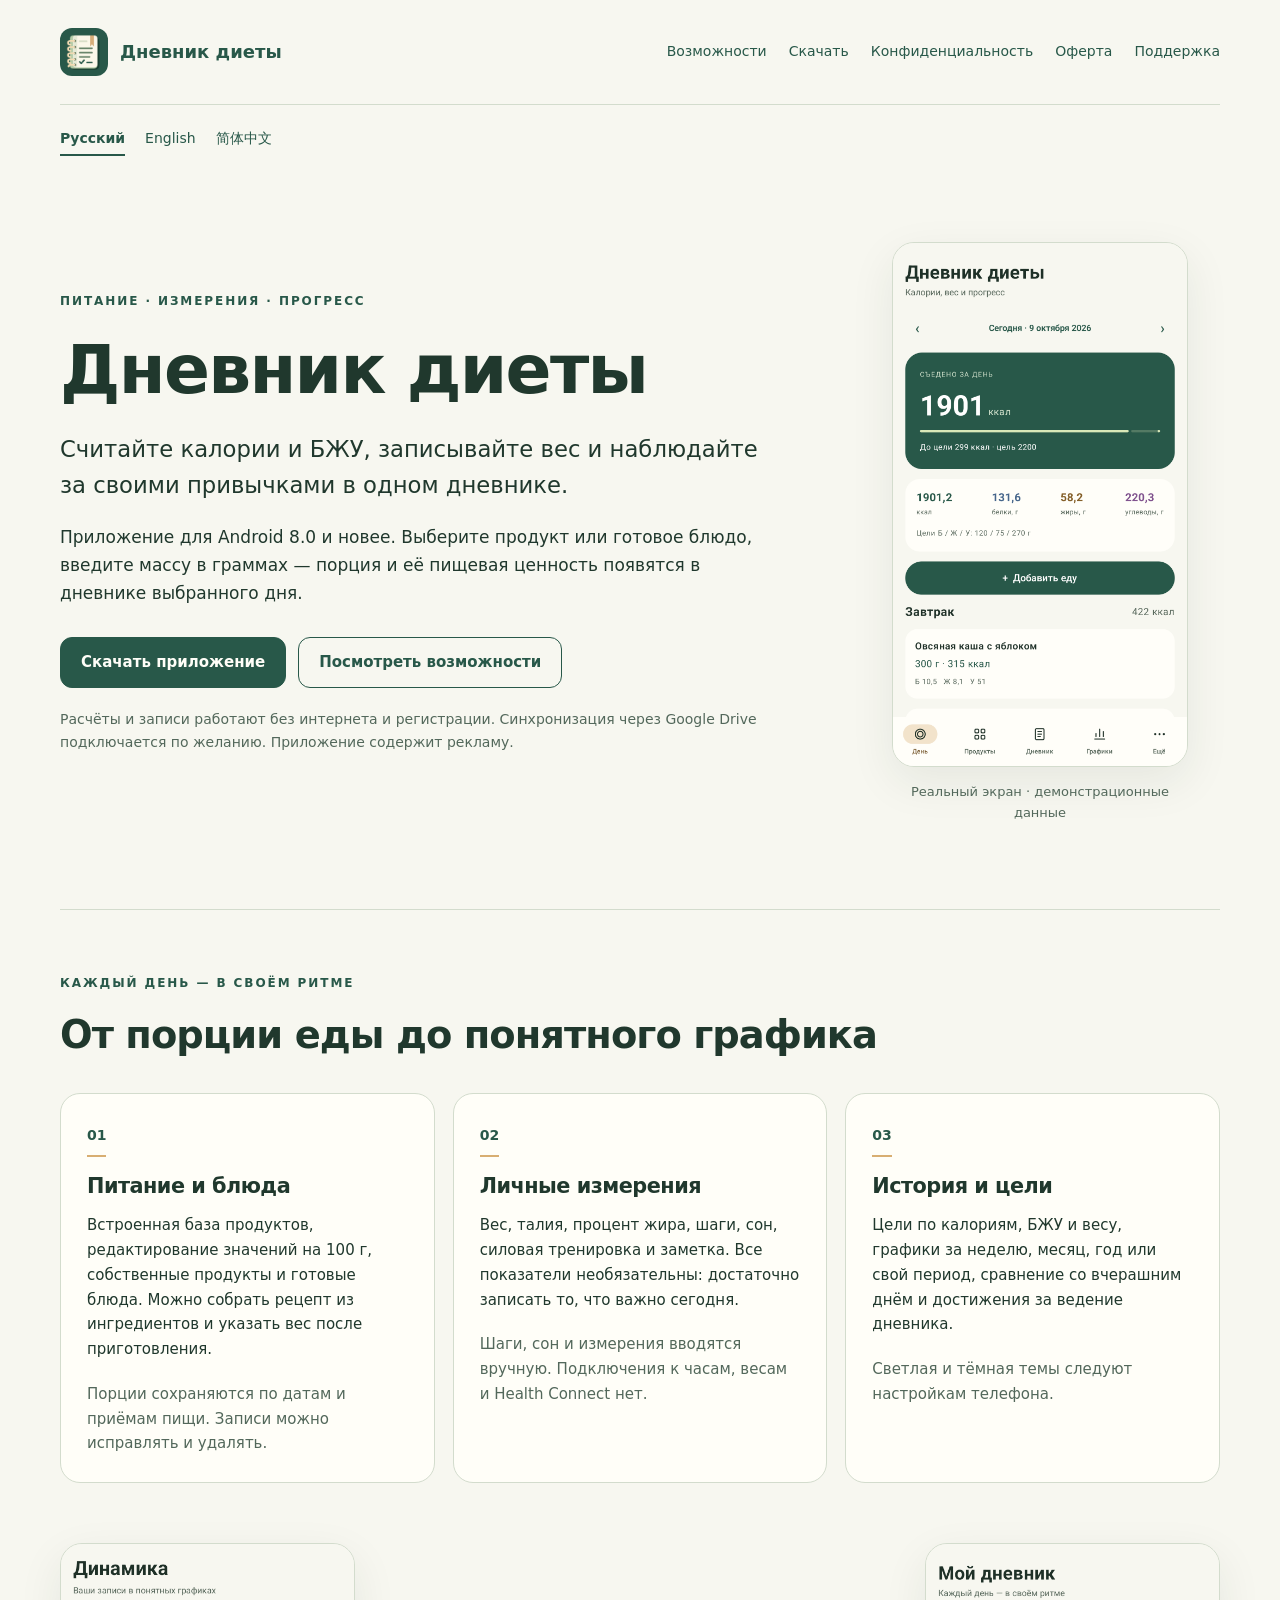
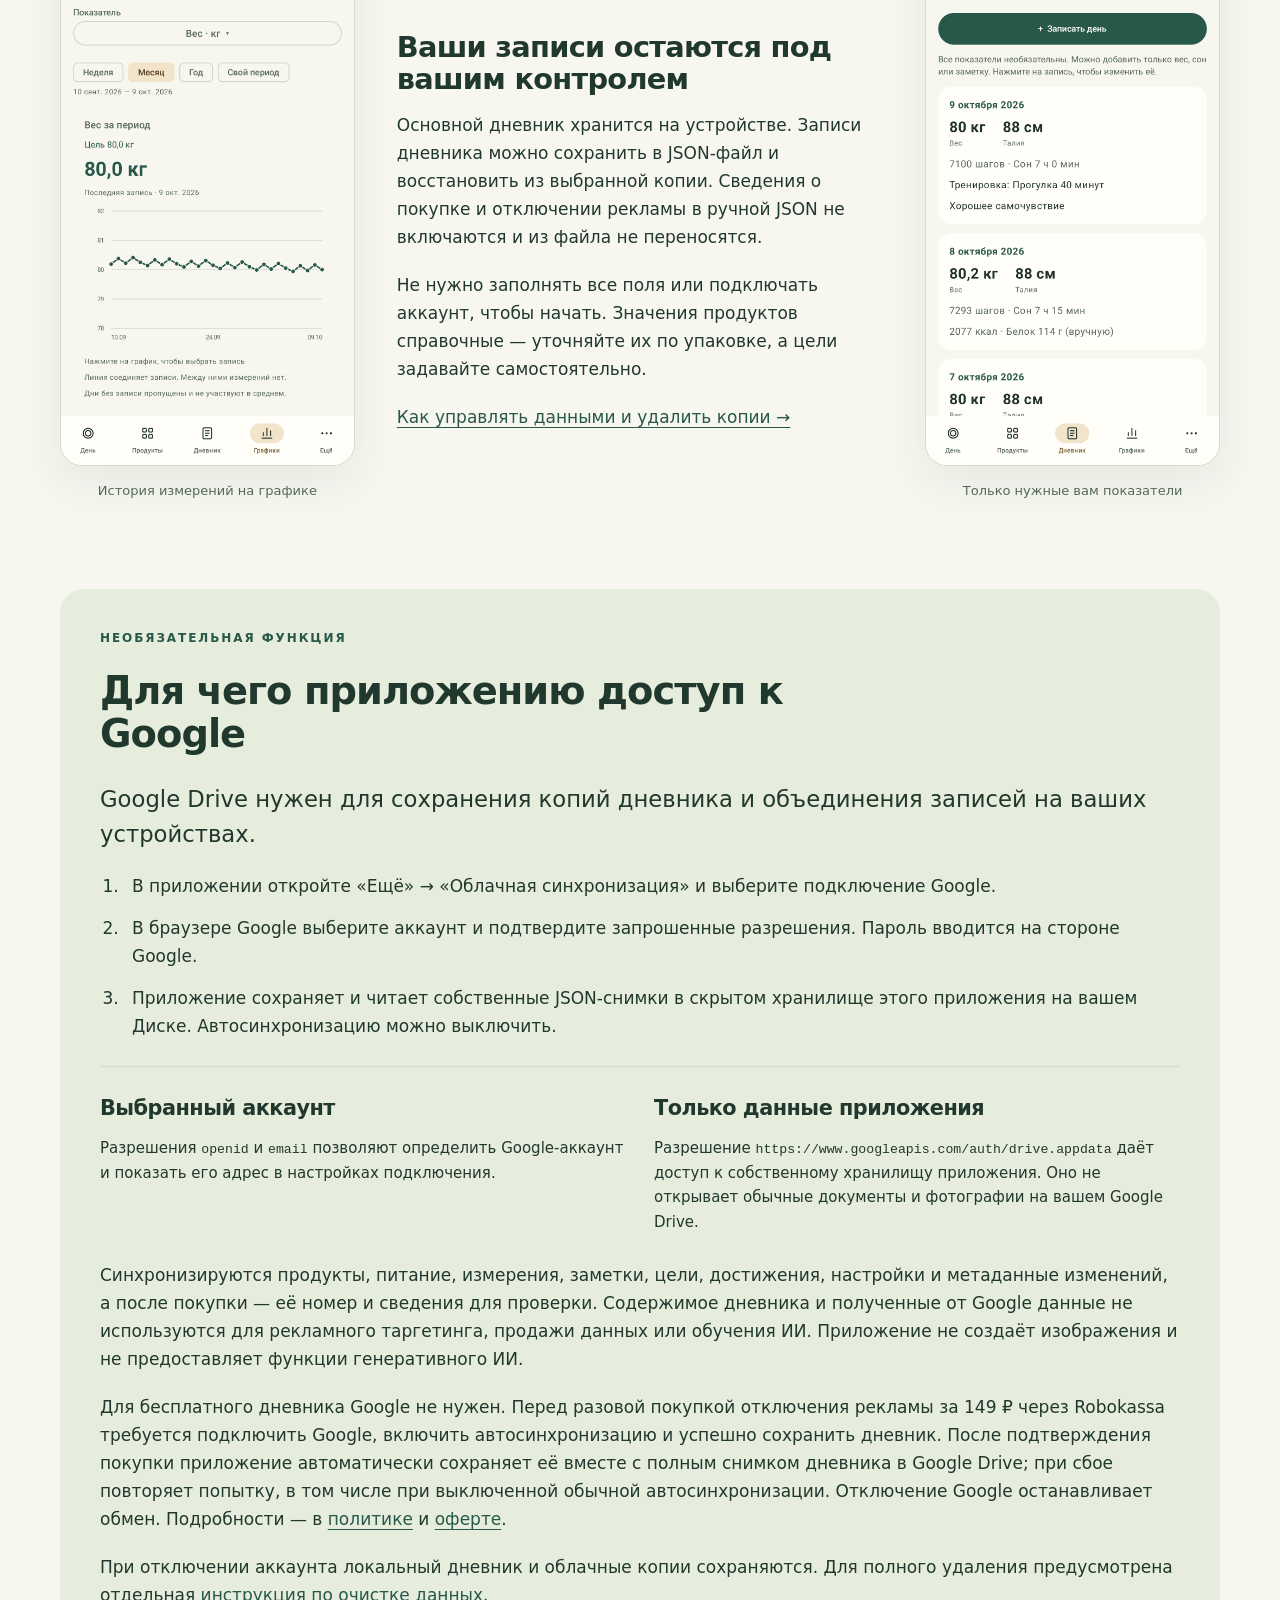
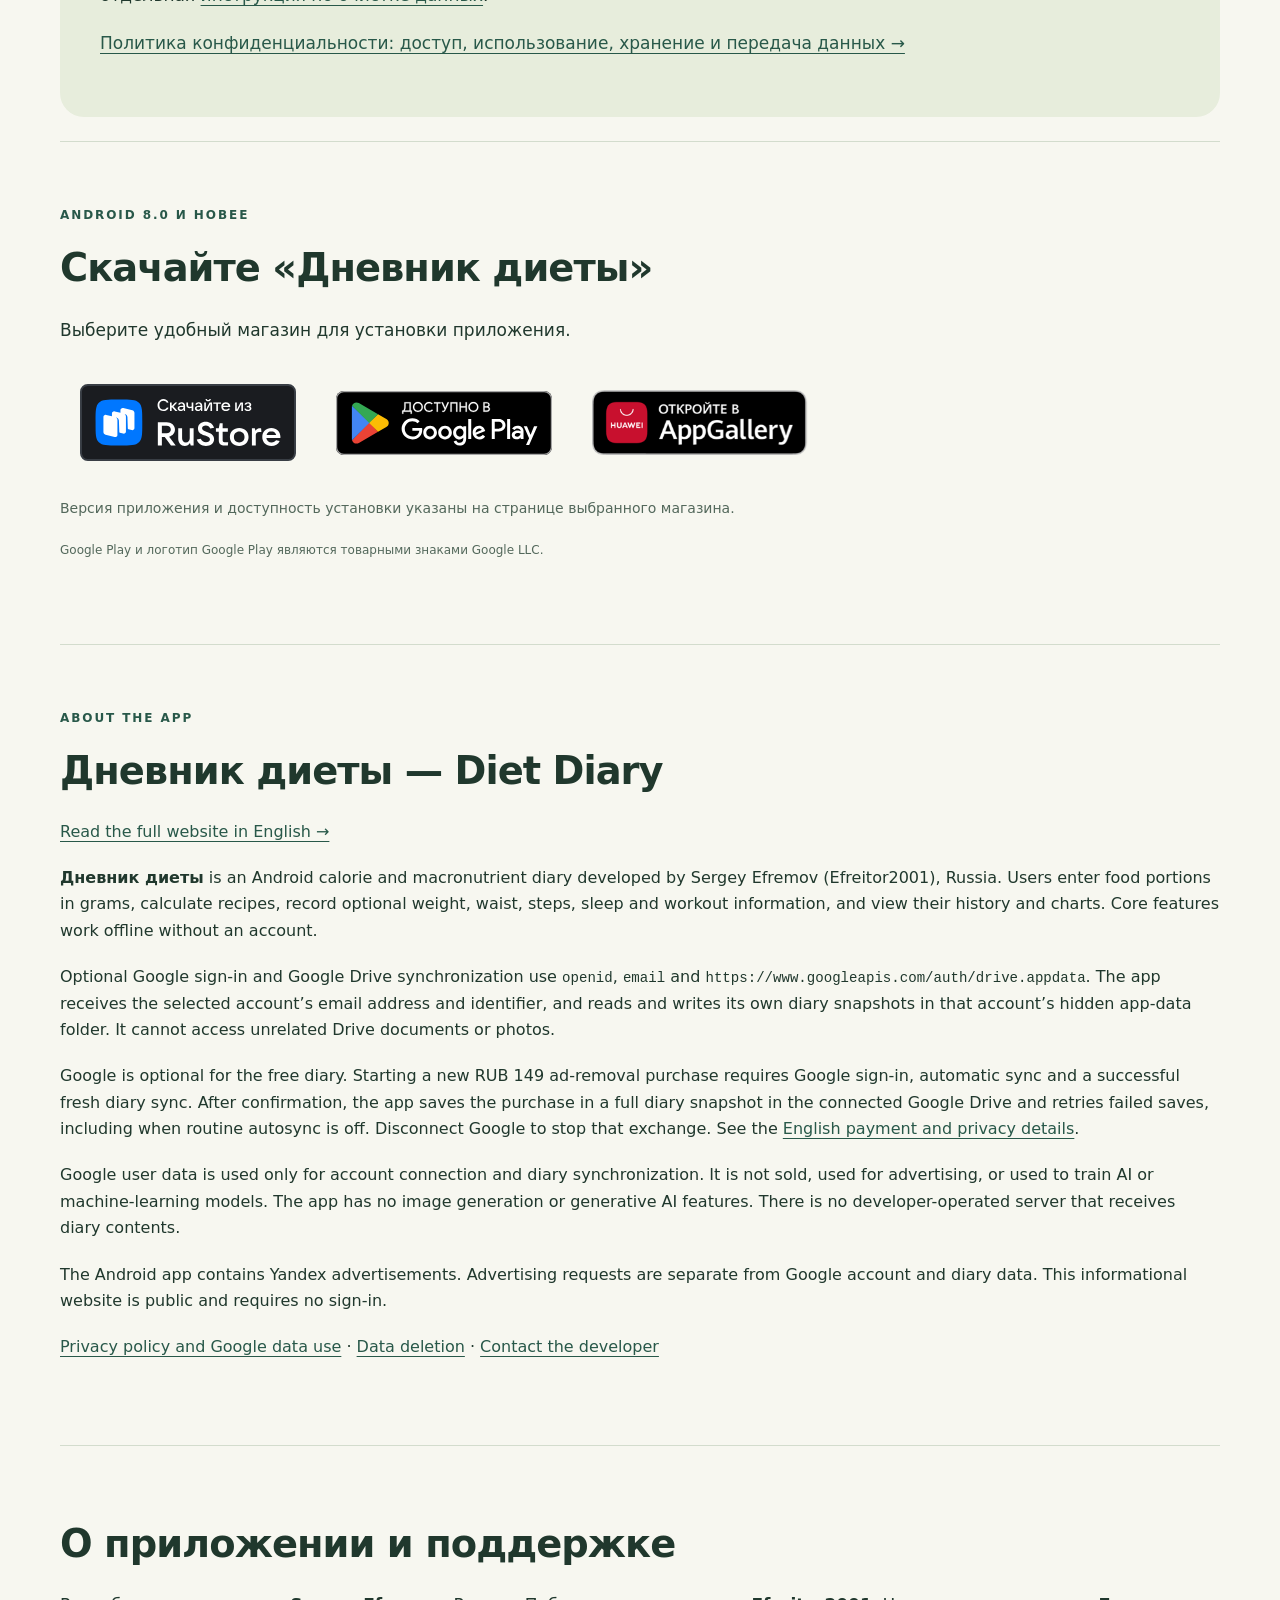
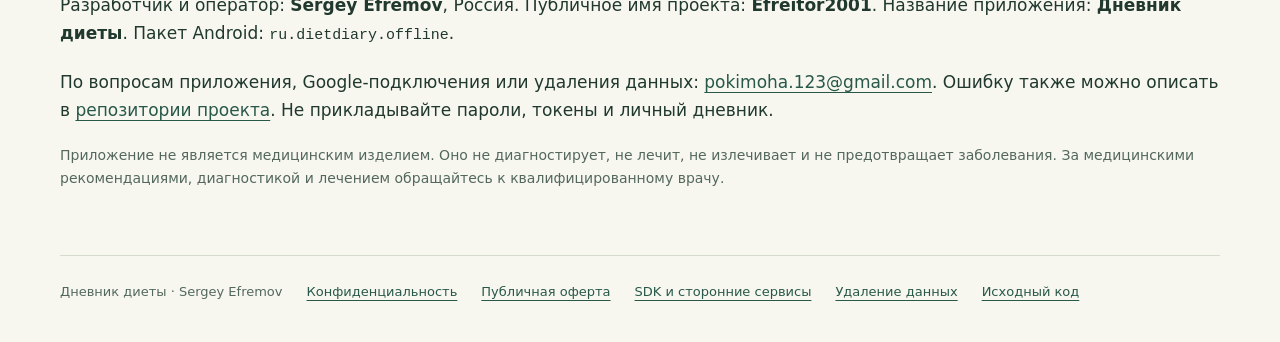
<file: index.html>
<!doctype html>
<html lang="ru">
<head>
<meta charset="utf-8">
<meta name="viewport" content="width=device-width, initial-scale=1">
<meta name="description" content="Дневник диеты — Android-приложение для подсчёта калорий и БЖУ, питания, веса, талии, шагов и сна. Работает офлайн; синхронизация с Google Drive подключается по желанию.">
<meta name="theme-color" content="#285849">
<title>Дневник диеты</title>
<link rel="canonical" href="https://diet.efreitor2001.ru/">
<link rel="alternate" hreflang="ru" href="https://diet.efreitor2001.ru/">
<link rel="alternate" hreflang="en" href="https://diet.efreitor2001.ru/en/">
<link rel="alternate" hreflang="zh-Hans" href="https://diet.efreitor2001.ru/zh-CN/">
<link rel="alternate" hreflang="x-default" href="https://diet.efreitor2001.ru/">
<link rel="icon" type="image/png" href="assets/app-icon.png">
<link rel="stylesheet" href="assets/site.css?v=0e50add8ccf5">
</head>
<body>
<a class="skip" href="#main">Перейти к содержимому</a>
<header class="header wrap">
  <a class="brand" href="./" aria-label="Дневник диеты — главная"><img src="assets/app-icon.png" width="48" height="48" alt=""><span>Дневник диеты</span></a>
  <nav aria-label="Навигация"><a href="#features">Возможности</a><a href="#download">Скачать</a><a href="privacy/index.html">Конфиденциальность</a><a href="offer/">Оферта</a><a href="#contact">Поддержка</a></nav>
</header>
<nav class="wrap language-switch" aria-label="Язык сайта"><a href="./" lang="ru" hreflang="ru" aria-current="page">Русский</a><a href="en/" lang="en" hreflang="en">English</a><a href="zh-CN/" lang="zh-CN" hreflang="zh-Hans">简体中文</a></nav>
<main id="main" class="wrap">
  <section class="hero" aria-labelledby="app-name">
    <div>
      <p class="eyebrow">Питание · Измерения · Прогресс</p>
      <h1 id="app-name">Дневник диеты</h1>
      <p class="lead">Считайте калории и БЖУ, записывайте вес и наблюдайте за своими привычками в одном дневнике.</p>
      <p>Приложение для Android 8.0 и новее. Выберите продукт или готовое блюдо, введите массу в граммах — порция и её пищевая ценность появятся в дневнике выбранного дня.</p>
      <div class="actions"><a class="button" href="#download">Скачать приложение</a><a class="button secondary" href="#features">Посмотреть возможности</a></div>
      <p class="small">Расчёты и записи работают без интернета и регистрации. Синхронизация через Google Drive подключается по желанию. Приложение содержит рекламу.</p>
    </div>
    <figure class="hero-screen"><img src="assets/food-diary.png" width="1080" height="1920" alt="Экран приложения: калории и БЖУ за день, список съеденных порций"><figcaption>Реальный экран · демонстрационные данные</figcaption></figure>
  </section>

  <section id="features" class="section" aria-labelledby="features-title">
    <p class="eyebrow">Каждый день — в своём ритме</p>
    <h2 id="features-title">От порции еды до понятного графика</h2>
    <div class="cards">
      <article class="card"><span class="number">01</span><h3>Питание и блюда</h3><p>Встроенная база продуктов, редактирование значений на 100 г, собственные продукты и готовые блюда. Можно собрать рецепт из ингредиентов и указать вес после приготовления.</p><p>Порции сохраняются по датам и приёмам пищи. Записи можно исправлять и удалять.</p></article>
      <article class="card"><span class="number">02</span><h3>Личные измерения</h3><p>Вес, талия, процент жира, шаги, сон, силовая тренировка и заметка. Все показатели необязательны: достаточно записать то, что важно сегодня.</p><p>Шаги, сон и измерения вводятся вручную. Подключения к часам, весам и Health Connect нет.</p></article>
      <article class="card"><span class="number">03</span><h3>История и цели</h3><p>Цели по калориям, БЖУ и весу, графики за неделю, месяц, год или свой период, сравнение со вчерашним днём и достижения за ведение дневника.</p><p>Светлая и тёмная темы следуют настройкам телефона.</p></article>
    </div>
    <div class="showcase">
      <figure><img src="assets/weight-chart.png" width="1080" height="1920" loading="lazy" alt="График веса за месяц с историей измерений"><figcaption>История измерений на графике</figcaption></figure>
      <div><h3>Ваши записи остаются под вашим контролем</h3><p>Основной дневник хранится на устройстве. Записи дневника можно сохранить в JSON-файл и восстановить из выбранной копии. Сведения о покупке и отключении рекламы в ручной JSON не включаются и из файла не переносятся.</p><p>Не нужно заполнять все поля или подключать аккаунт, чтобы начать. Значения продуктов справочные — уточняйте их по упаковке, а цели задавайте самостоятельно.</p><a href="privacy/data-deletion.html">Как управлять данными и удалить копии →</a></div>
      <figure><img src="assets/measurements.png" width="1080" height="1920" loading="lazy" alt="Дневник веса, сна, шагов и других необязательных показателей"><figcaption>Только нужные вам показатели</figcaption></figure>
    </div>
  </section>

  <section id="google" class="section cloud" aria-labelledby="google-title">
    <p class="eyebrow">Необязательная функция</p>
    <h2 id="google-title">Для чего приложению доступ к Google</h2>
    <p class="lead">Google Drive нужен для сохранения копий дневника и объединения записей на ваших устройствах.</p>
    <ol class="steps"><li>В приложении откройте «Ещё» → «Облачная синхронизация» и выберите подключение Google.</li><li>В браузере Google выберите аккаунт и подтвердите запрошенные разрешения. Пароль вводится на стороне Google.</li><li>Приложение сохраняет и читает собственные JSON-снимки в скрытом хранилище этого приложения на вашем Диске. Автосинхронизацию можно выключить.</li></ol>
    <div class="permissions">
      <article><h3>Выбранный аккаунт</h3><p>Разрешения <code>openid</code> и <code>email</code> позволяют определить Google-аккаунт и показать его адрес в настройках подключения.</p></article>
      <article><h3>Только данные приложения</h3><p>Разрешение <code>https://www.googleapis.com/auth/drive.appdata</code> даёт доступ к собственному хранилищу приложения. Оно не открывает обычные документы и фотографии на вашем Google Drive.</p></article>
    </div>
    <p>Синхронизируются продукты, питание, измерения, заметки, цели, достижения, настройки и метаданные изменений, а после покупки — её номер и сведения для проверки. Содержимое дневника и полученные от Google данные не используются для рекламного таргетинга, продажи данных или обучения ИИ. Приложение не создаёт изображения и не предоставляет функции генеративного ИИ.</p>
<p>Для бесплатного дневника Google не нужен. Перед разовой покупкой отключения рекламы за 149 ₽ через Robokassa требуется подключить Google, включить автосинхронизацию и успешно сохранить дневник. После подтверждения покупки приложение автоматически сохраняет её вместе с полным снимком дневника в Google Drive; при сбое повторяет попытку, в том числе при выключенной обычной автосинхронизации. Отключение Google останавливает обмен. Подробности — в <a href="privacy/#payments">политике</a> и <a href="offer/">оферте</a>.</p>
    <p>При отключении аккаунта локальный дневник и облачные копии сохраняются. Для полного удаления предусмотрена отдельная <a href="privacy/data-deletion.html">инструкция по очистке данных</a>.</p>
    <p><a href="privacy/">Политика конфиденциальности: доступ, использование, хранение и передача данных →</a></p>
  </section>

  <section id="download" class="section" aria-labelledby="download-title">
    <p class="eyebrow">Android 8.0 и новее</p>
    <h2 id="download-title">Скачайте «Дневник диеты»</h2>
    <p>Выберите удобный магазин для установки приложения.</p>
    <div class="download-options">
      <a class="store-badge" href="https://www.rustore.ru/catalog/app/ru.dietdiary.offline"><img src="assets/store-badges/rustore.svg" width="216" height="78" alt="Скачайте из RuStore" loading="lazy" decoding="async"></a>
      <a class="store-badge" href="https://play.google.com/store/apps/details?id=ru.dietdiary.offline"><img src="assets/store-badges/google-play-ru.svg" width="216" height="64" alt="Скачать в Google Play" loading="lazy" decoding="async"></a>
      <a class="store-badge" href="https://appgallery.huawei.com/app/C119289017"><img src="assets/store-badges/appgallery-ru.png" width="216" height="65" alt="Откройте в AppGallery" loading="lazy" decoding="async"></a>
    </div>
    <p class="small">Версия приложения и доступность установки указаны на странице выбранного магазина.</p>
    <p class="small store-attribution">Google Play и логотип Google Play являются товарными знаками Google LLC.</p>
  </section>

  <section id="english" class="section english" lang="en" aria-labelledby="english-title">
    <p class="eyebrow">About the app</p>
    <h2 id="english-title"><span lang="ru">Дневник диеты</span> — Diet Diary</h2>
    <p><a href="en/" hreflang="en">Read the full website in English →</a></p>
    <p><strong>Дневник диеты</strong> is an Android calorie and macronutrient diary developed by Sergey Efremov (Efreitor2001), Russia. Users enter food portions in grams, calculate recipes, record optional weight, waist, steps, sleep and workout information, and view their history and charts. Core features work offline without an account.</p>
    <p>Optional Google sign-in and Google Drive synchronization use <code>openid</code>, <code>email</code> and <code>https://www.googleapis.com/auth/drive.appdata</code>. The app receives the selected account’s email address and identifier, and reads and writes its own diary snapshots in that account’s hidden app-data folder. It cannot access unrelated Drive documents or photos.</p>
<p>Google is optional for the free diary. Starting a new RUB 149 ad-removal purchase requires Google sign-in, automatic sync and a successful fresh diary sync. After confirmation, the app saves the purchase in a full diary snapshot in the connected Google Drive and retries failed saves, including when routine autosync is off. Disconnect Google to stop that exchange. See the <a href="en/privacy/#payments">English payment and privacy details</a>.</p>
    <p>Google user data is used only for account connection and diary synchronization. It is not sold, used for advertising, or used to train AI or machine-learning models. The app has no image generation or generative AI features. There is no developer-operated server that receives diary contents.</p>
    <p>The Android app contains Yandex advertisements. Advertising requests are separate from Google account and diary data. This informational website is public and requires no sign-in.</p>
    <p><a href="en/privacy/index.html">Privacy policy and Google data use</a> · <a href="en/privacy/data-deletion.html">Data deletion</a> · <a href="mailto:pokimoha.123@gmail.com">Contact the developer</a></p>
  </section>

  <section id="contact" class="section contact" aria-labelledby="contact-title">
    <h2 id="contact-title">О приложении и поддержке</h2>
    <p>Разработчик и оператор: <strong>Sergey Efremov</strong>, Россия. Публичное имя проекта: <strong>Efreitor2001</strong>. Название приложения: <strong>Дневник диеты</strong>. Пакет Android: <code>ru.dietdiary.offline</code>.</p>
    <p>По вопросам приложения, Google-подключения или удаления данных: <a href="mailto:pokimoha.123@gmail.com">pokimoha.123@gmail.com</a>. Ошибку также можно описать в <a href="https://github.com/Efreitor2001/kkalcal/issues">репозитории проекта</a>. Не прикладывайте пароли, токены и личный дневник.</p>
    <p class="small">Приложение не является медицинским изделием. Оно не диагностирует, не лечит, не излечивает и не предотвращает заболевания. За медицинскими рекомендациями, диагностикой и лечением обращайтесь к квалифицированному врачу.</p>
  </section>
</main>
<footer class="wrap footer"><span>Дневник диеты · Sergey Efremov</span><a href="privacy/index.html">Конфиденциальность</a><a href="offer/">Публичная оферта</a><a href="privacy/third-party.html">SDK и сторонние сервисы</a><a href="privacy/data-deletion.html">Удаление данных</a><a href="https://github.com/Efreitor2001/kkalcal">Исходный код</a></footer>
</body>
</html>
</file>
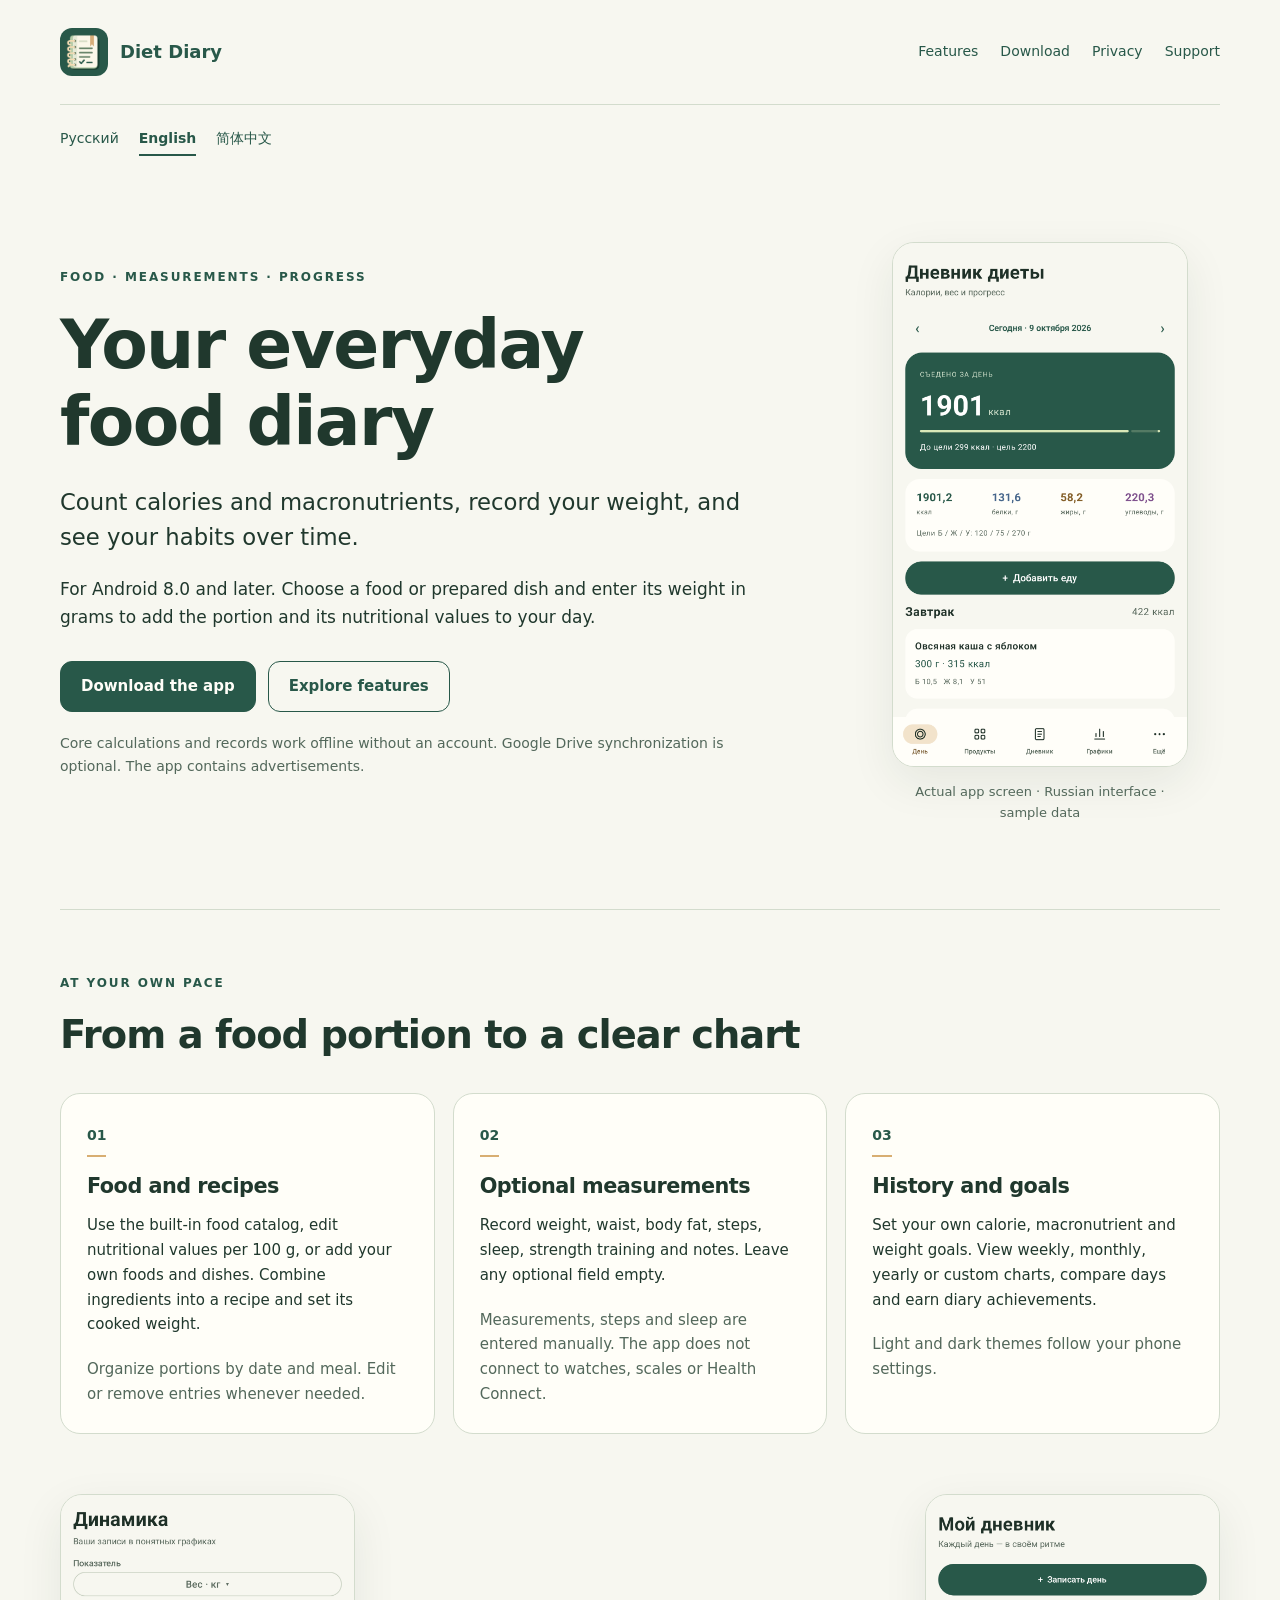
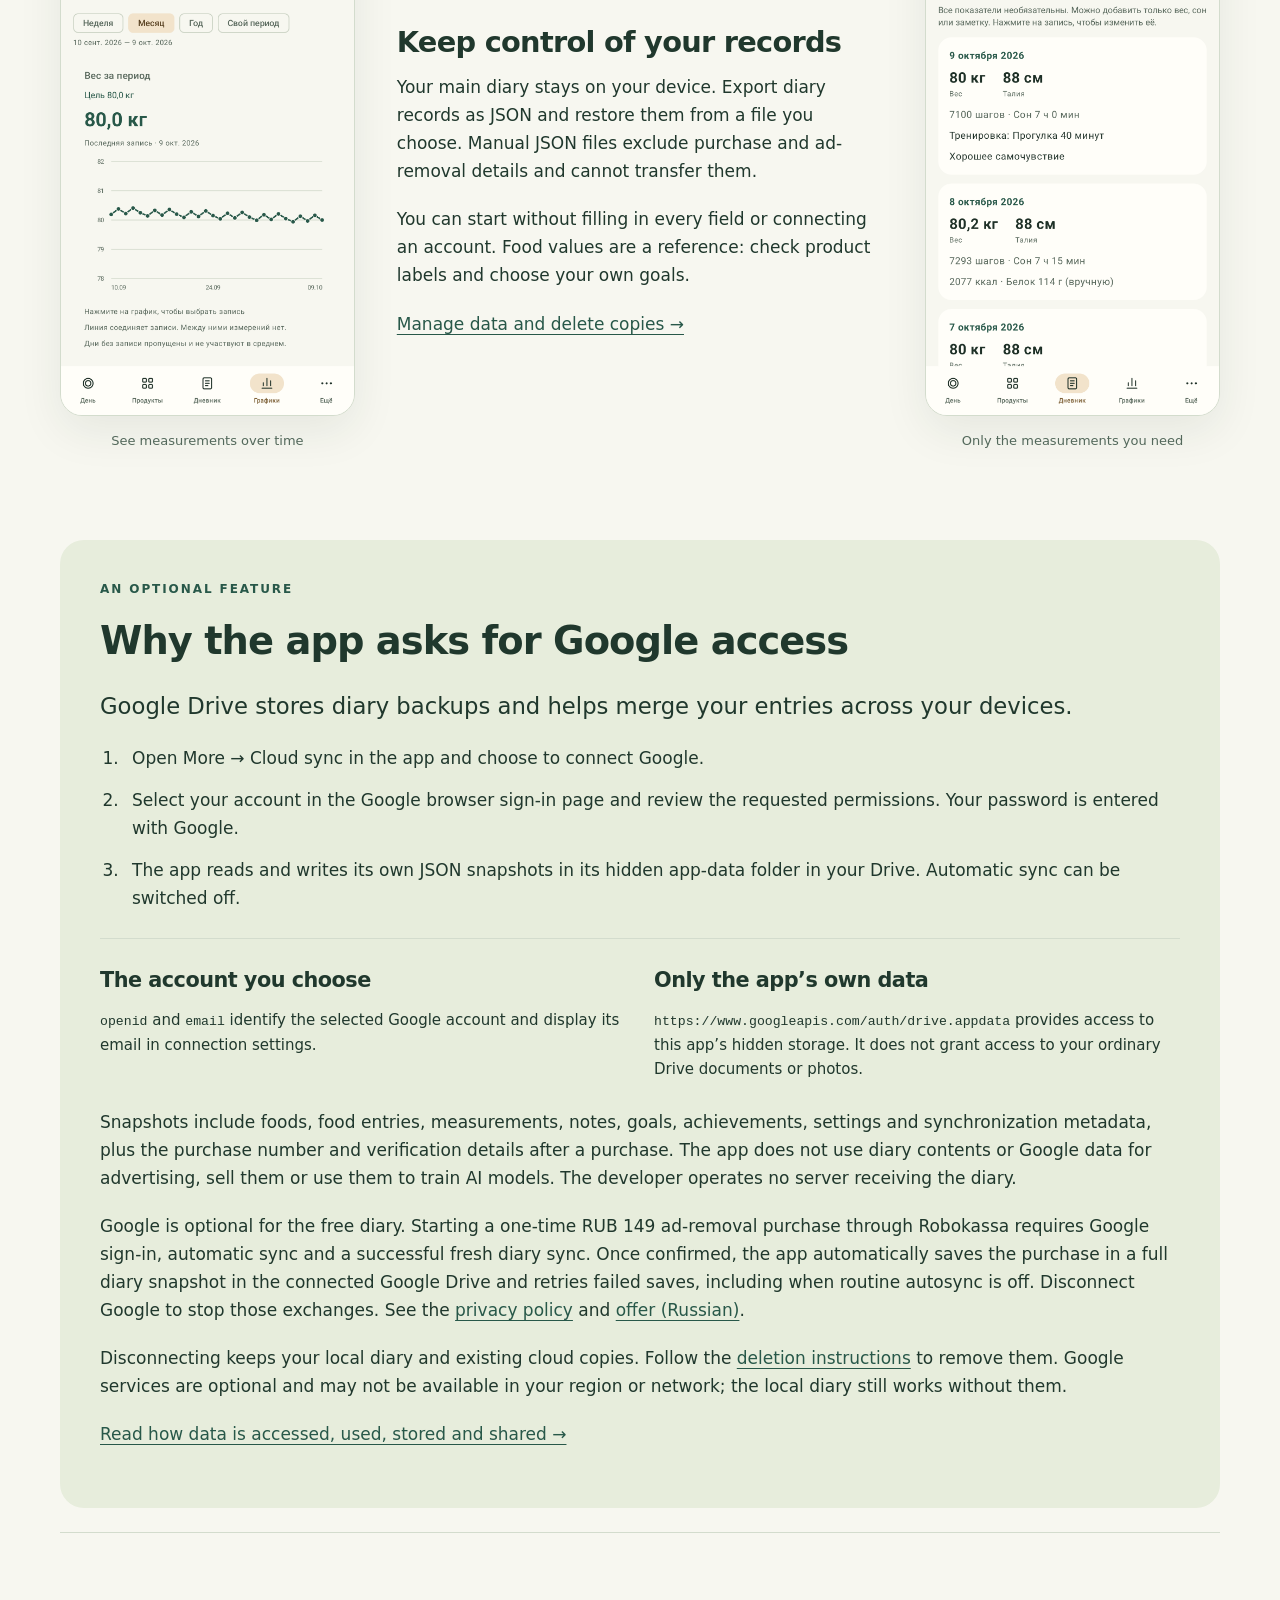
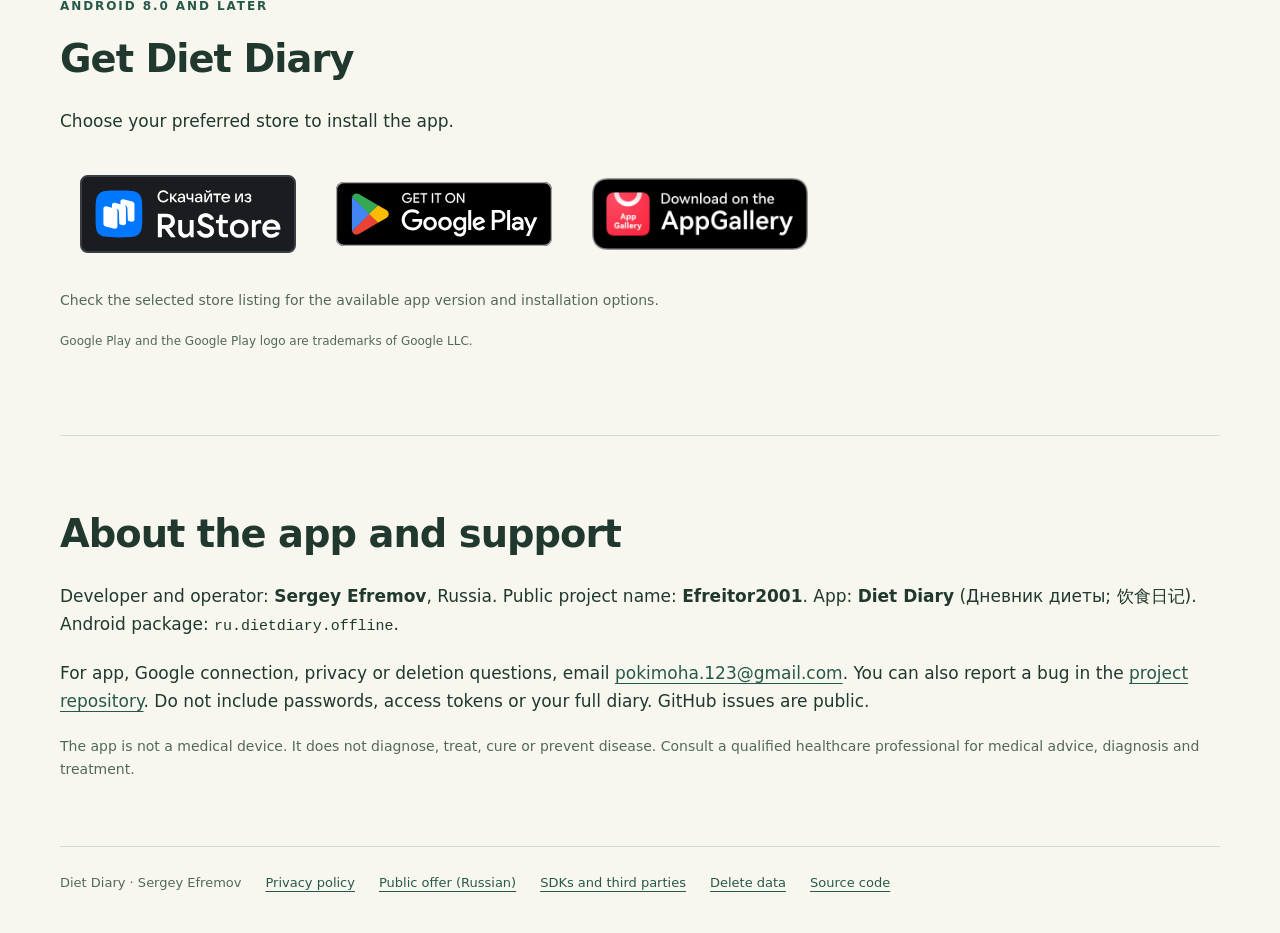
<file: en/index.html>
<!doctype html>
<html lang="en">
<head>
<meta charset="utf-8">
<meta name="viewport" content="width=device-width, initial-scale=1">
<meta name="description" content="Diet Diary for Android: track food, calories, macronutrients and optional measurements. Use the diary offline, with optional Google Drive synchronization.">
<meta name="theme-color" content="#285849">
<title>Diet Diary — food, measurements and progress</title>
<link rel="canonical" href="https://diet.efreitor2001.ru/en/">
<link rel="alternate" hreflang="ru" href="https://diet.efreitor2001.ru/">
<link rel="alternate" hreflang="en" href="https://diet.efreitor2001.ru/en/">
<link rel="alternate" hreflang="zh-Hans" href="https://diet.efreitor2001.ru/zh-CN/">
<link rel="alternate" hreflang="x-default" href="https://diet.efreitor2001.ru/">
<link rel="icon" type="image/png" href="../assets/app-icon.png">
<link rel="stylesheet" href="../assets/site.css?v=0e50add8ccf5">
</head>
<body>
<a class="skip" href="#main">Skip to content</a>
<header class="header wrap">
  <a class="brand" href="./" aria-label="Diet Diary home"><img src="../assets/app-icon.png" width="48" height="48" alt=""><span>Diet Diary</span></a>
  <nav aria-label="Main navigation"><a href="#features">Features</a><a href="#download">Download</a><a href="privacy/index.html">Privacy</a><a href="#contact">Support</a></nav>
</header>
<nav class="wrap language-switch" aria-label="Website language"><a href="../" lang="ru" hreflang="ru">Русский</a><a href="./" lang="en" hreflang="en" aria-current="page">English</a><a href="../zh-CN/" lang="zh-CN" hreflang="zh-Hans">简体中文</a></nav>
<main id="main" class="wrap">
  <section class="hero" aria-labelledby="app-name">
    <div>
      <p class="eyebrow">Food · Measurements · Progress</p>
      <h1 id="app-name">Your everyday food diary</h1>
      <p class="lead">Count calories and macronutrients, record your weight, and see your habits over time.</p>
      <p>For Android 8.0 and later. Choose a food or prepared dish and enter its weight in grams to add the portion and its nutritional values to your day.</p>
      <div class="actions"><a class="button" href="#download">Download the app</a><a class="button secondary" href="#features">Explore features</a></div>
      <p class="small">Core calculations and records work offline without an account. Google Drive synchronization is optional. The app contains advertisements.</p>
    </div>
    <figure class="hero-screen"><img src="../assets/food-diary.png" width="1080" height="1920" alt="Diet Diary daily calories, macronutrients and food portions, shown in the Russian interface"><figcaption>Actual app screen · Russian interface · sample data</figcaption></figure>
  </section>
  <section id="features" class="section" aria-labelledby="features-title">
    <p class="eyebrow">At your own pace</p>
    <h2 id="features-title">From a food portion to a clear chart</h2>
    <div class="cards">
      <article class="card"><span class="number">01</span><h3>Food and recipes</h3><p>Use the built-in food catalog, edit nutritional values per 100 g, or add your own foods and dishes. Combine ingredients into a recipe and set its cooked weight.</p><p>Organize portions by date and meal. Edit or remove entries whenever needed.</p></article>
      <article class="card"><span class="number">02</span><h3>Optional measurements</h3><p>Record weight, waist, body fat, steps, sleep, strength training and notes. Leave any optional field empty.</p><p>Measurements, steps and sleep are entered manually. The app does not connect to watches, scales or Health Connect.</p></article>
      <article class="card"><span class="number">03</span><h3>History and goals</h3><p>Set your own calorie, macronutrient and weight goals. View weekly, monthly, yearly or custom charts, compare days and earn diary achievements.</p><p>Light and dark themes follow your phone settings.</p></article>
    </div>
    <div class="showcase">
      <figure><img src="../assets/weight-chart.png" width="1080" height="1920" loading="lazy" alt="A monthly weight history chart in the Russian interface"><figcaption>See measurements over time</figcaption></figure>
      <div><h3>Keep control of your records</h3><p>Your main diary stays on your device. Export diary records as JSON and restore them from a file you choose. Manual JSON files exclude purchase and ad-removal details and cannot transfer them.</p><p>You can start without filling in every field or connecting an account. Food values are a reference: check product labels and choose your own goals.</p><a href="privacy/data-deletion.html">Manage data and delete copies →</a></div>
      <figure><img src="../assets/measurements.png" width="1080" height="1920" loading="lazy" alt="Optional weight, sleep and activity entries in the Russian interface"><figcaption>Only the measurements you need</figcaption></figure>
    </div>
  </section>
  <section id="google" class="section cloud" aria-labelledby="google-title">
    <p class="eyebrow">An optional feature</p>
    <h2 id="google-title">Why the app asks for Google access</h2>
    <p class="lead">Google Drive stores diary backups and helps merge your entries across your devices.</p>
    <ol class="steps"><li>Open More → Cloud sync in the app and choose to connect Google.</li><li>Select your account in the Google browser sign-in page and review the requested permissions. Your password is entered with Google.</li><li>The app reads and writes its own JSON snapshots in its hidden app-data folder in your Drive. Automatic sync can be switched off.</li></ol>
    <div class="permissions"><article><h3>The account you choose</h3><p><code>openid</code> and <code>email</code> identify the selected Google account and display its email in connection settings.</p></article><article><h3>Only the app’s own data</h3><p><code>https://www.googleapis.com/auth/drive.appdata</code> provides access to this app’s hidden storage. It does not grant access to your ordinary Drive documents or photos.</p></article></div>
    <p>Snapshots include foods, food entries, measurements, notes, goals, achievements, settings and synchronization metadata, plus the purchase number and verification details after a purchase. The app does not use diary contents or Google data for advertising, sell them or use them to train AI models. The developer operates no server receiving the diary.</p>
<p>Google is optional for the free diary. Starting a one-time RUB 149 ad-removal purchase through Robokassa requires Google sign-in, automatic sync and a successful fresh diary sync. Once confirmed, the app automatically saves the purchase in a full diary snapshot in the connected Google Drive and retries failed saves, including when routine autosync is off. Disconnect Google to stop those exchanges. See the <a href="privacy/#payments">privacy policy</a> and <a href="../offer/" lang="ru">offer (Russian)</a>.</p>
    <p>Disconnecting keeps your local diary and existing cloud copies. Follow the <a href="privacy/data-deletion.html">deletion instructions</a> to remove them. Google services are optional and may not be available in your region or network; the local diary still works without them.</p>
    <p><a href="privacy/index.html">Read how data is accessed, used, stored and shared →</a></p>
  </section>
  <section id="download" class="section" aria-labelledby="download-title">
    <p class="eyebrow">Android 8.0 and later</p>
    <h2 id="download-title">Get Diet Diary</h2>
    <p>Choose your preferred store to install the app.</p>
    <div class="download-options">
      <a class="store-badge" href="https://www.rustore.ru/catalog/app/ru.dietdiary.offline"><img src="../assets/store-badges/rustore.svg" width="216" height="78" alt="Download from RuStore" loading="lazy" decoding="async"></a>
      <a class="store-badge" href="https://play.google.com/store/apps/details?id=ru.dietdiary.offline"><img src="../assets/store-badges/google-play-en.svg" width="216" height="64" alt="Get it on Google Play" loading="lazy" decoding="async"></a>
      <a class="store-badge" href="https://appgallery.huawei.com/app/C119289017"><img src="../assets/store-badges/appgallery-en.png" width="216" height="72" alt="Download on the AppGallery" loading="lazy" decoding="async"></a>
    </div>
    <p class="small">Check the selected store listing for the available app version and installation options.</p>
    <p class="small store-attribution">Google Play and the Google Play logo are trademarks of Google LLC.</p>
  </section>
  <section id="contact" class="section contact" aria-labelledby="contact-title">
    <h2 id="contact-title">About the app and support</h2>
    <p>Developer and operator: <strong>Sergey Efremov</strong>, Russia. Public project name: <strong>Efreitor2001</strong>. App: <strong>Diet Diary</strong> (<span lang="ru">Дневник диеты</span>; <span lang="zh-CN">饮食日记</span>). Android package: <code>ru.dietdiary.offline</code>.</p>
    <p>For app, Google connection, privacy or deletion questions, email <a href="mailto:pokimoha.123@gmail.com">pokimoha.123@gmail.com</a>. You can also report a bug in the <a href="https://github.com/Efreitor2001/kkalcal/issues">project repository</a>. Do not include passwords, access tokens or your full diary. GitHub issues are public.</p>
    <p class="small">The app is not a medical device. It does not diagnose, treat, cure or prevent disease. Consult a qualified healthcare professional for medical advice, diagnosis and treatment.</p>
  </section>
</main>
<footer class="wrap footer"><span>Diet Diary · Sergey Efremov</span><a href="privacy/index.html">Privacy policy</a><a href="../offer/" lang="ru">Public offer (Russian)</a><a href="privacy/third-party.html">SDKs and third parties</a><a href="privacy/data-deletion.html">Delete data</a><a href="https://github.com/Efreitor2001/kkalcal">Source code</a></footer>
</body>
</html>
</file>
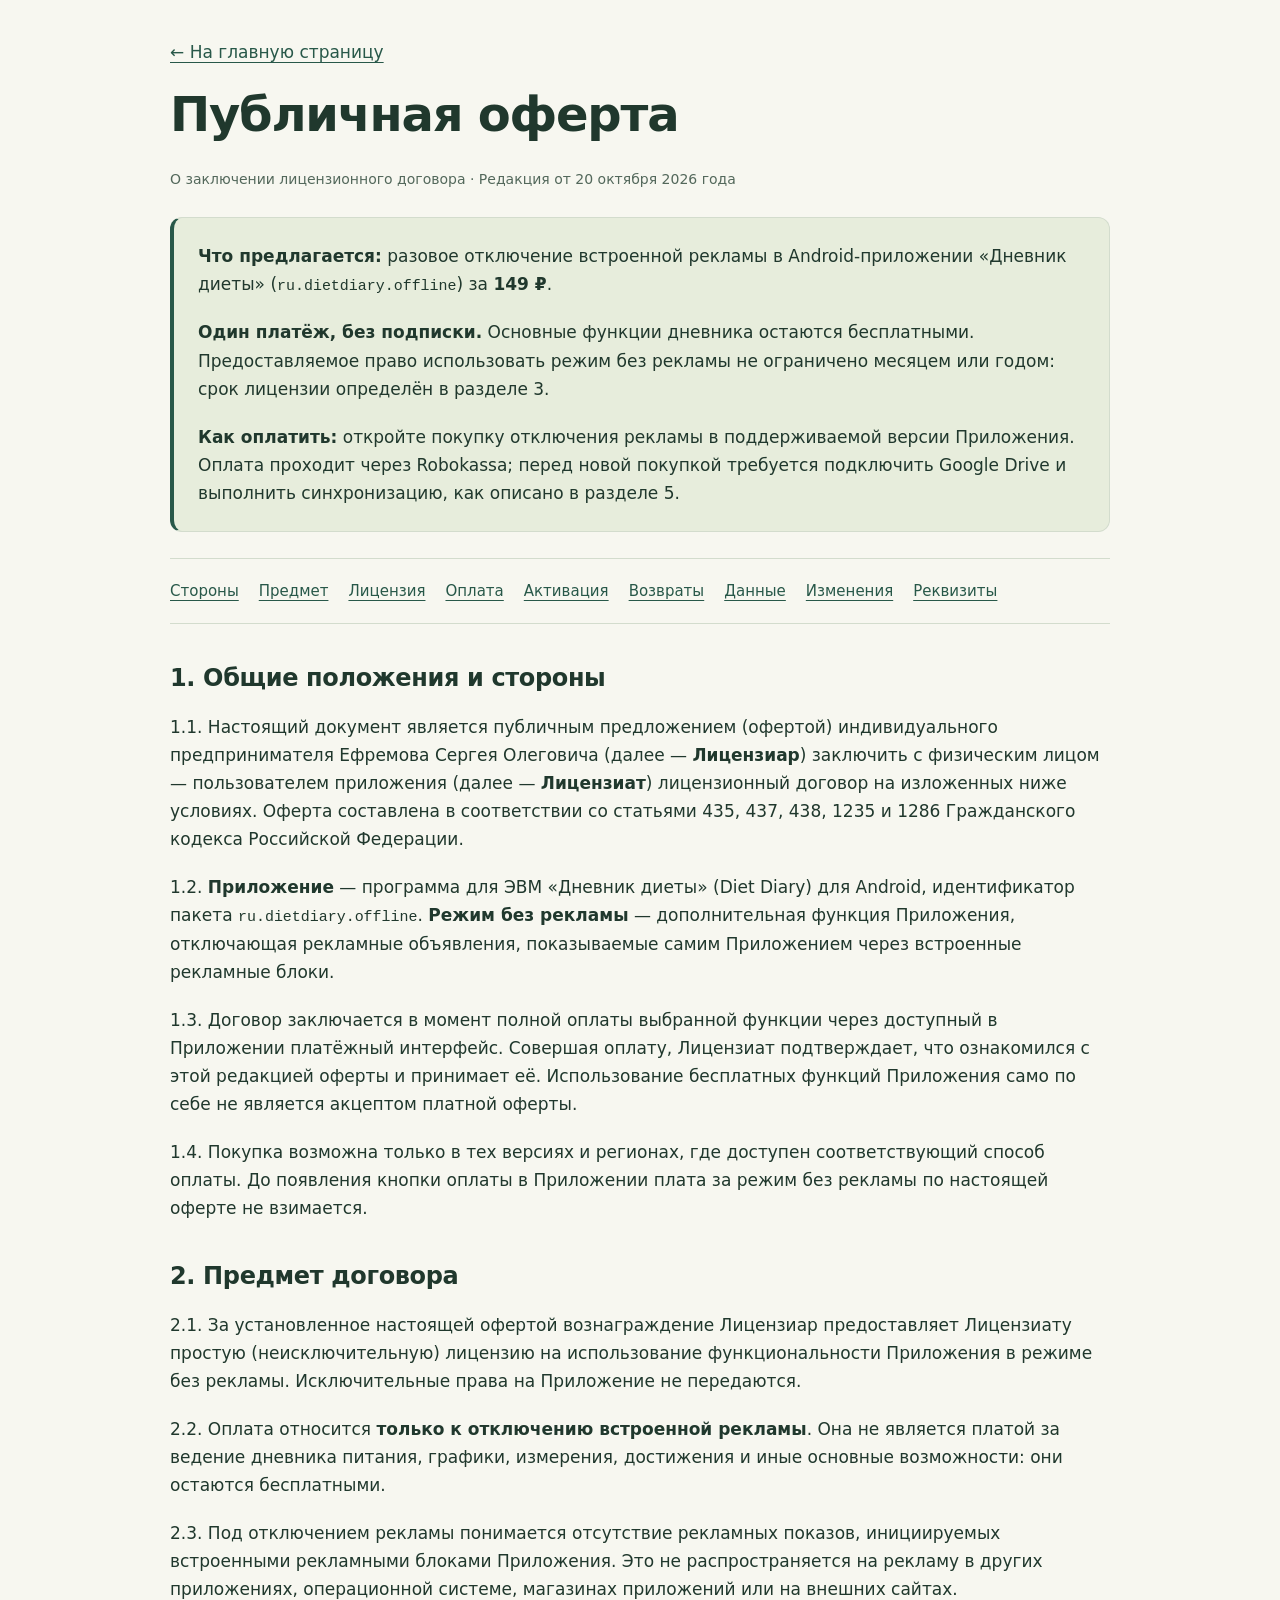
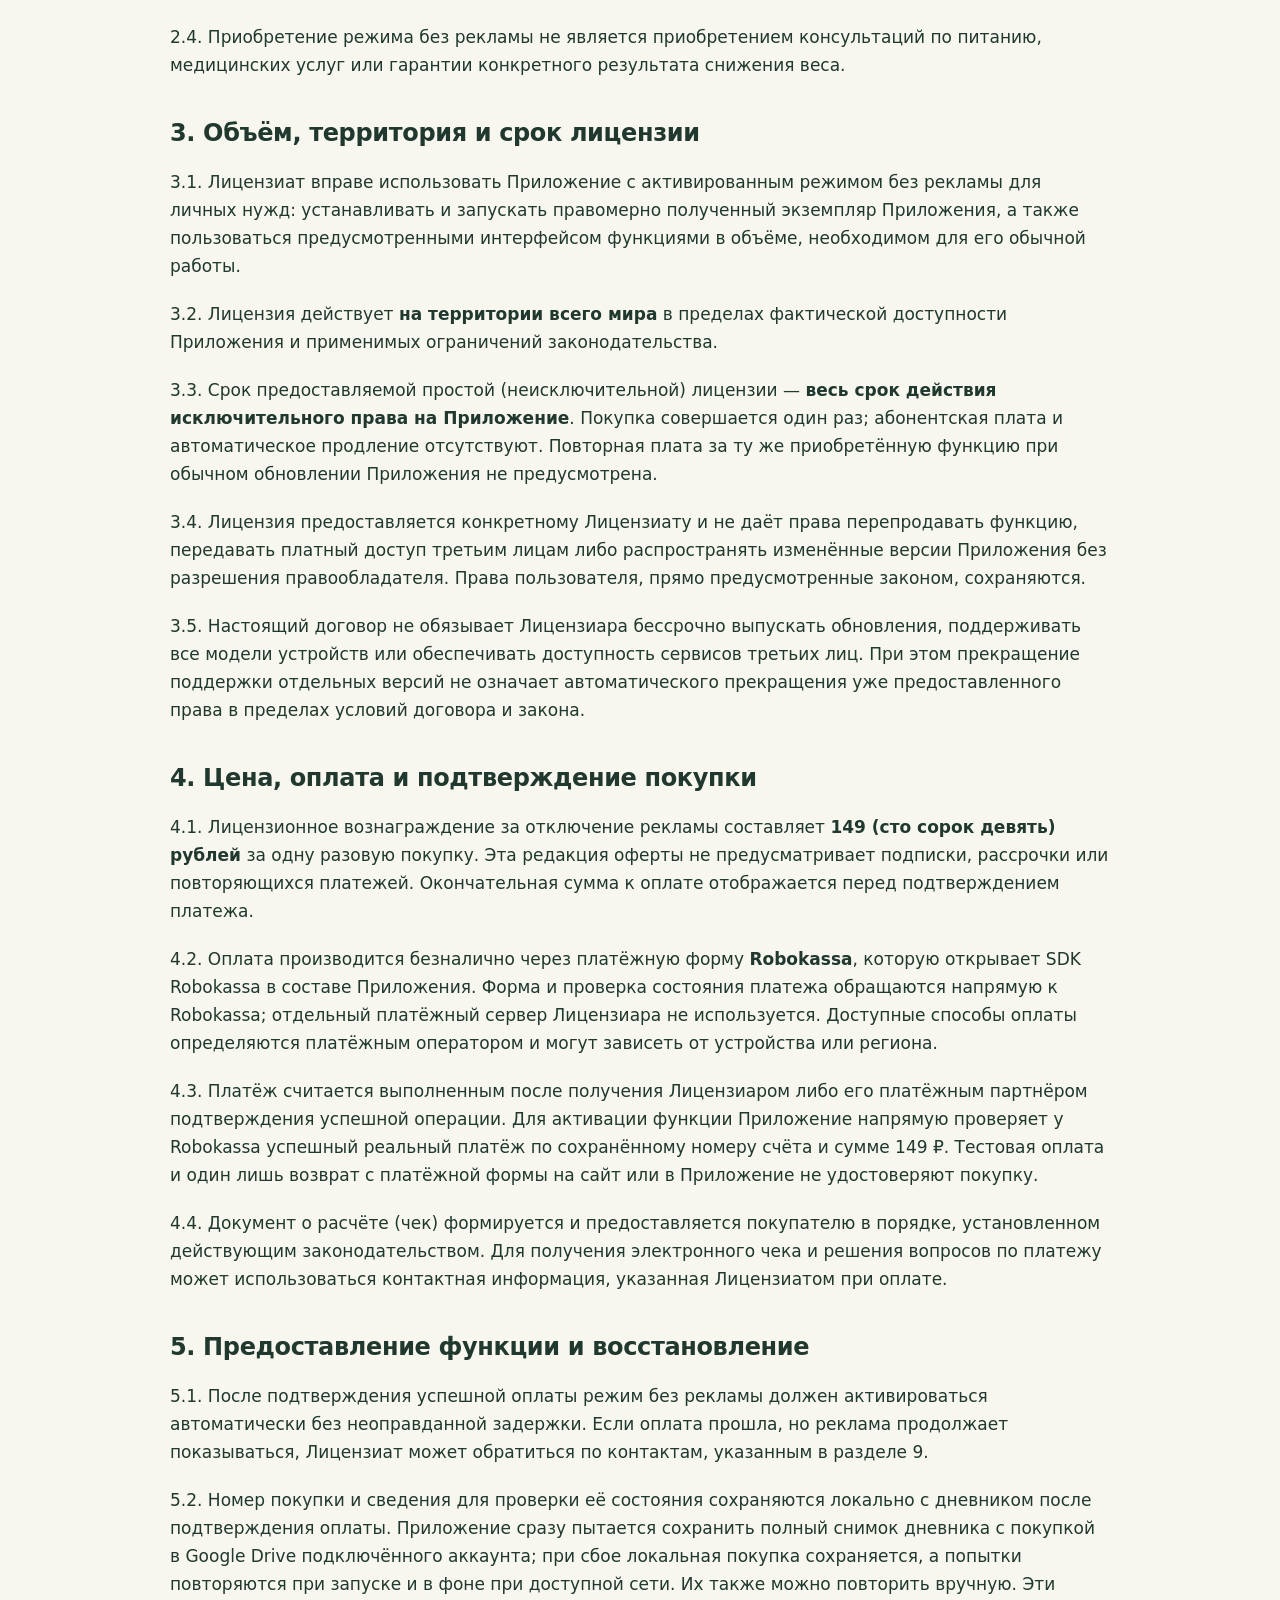
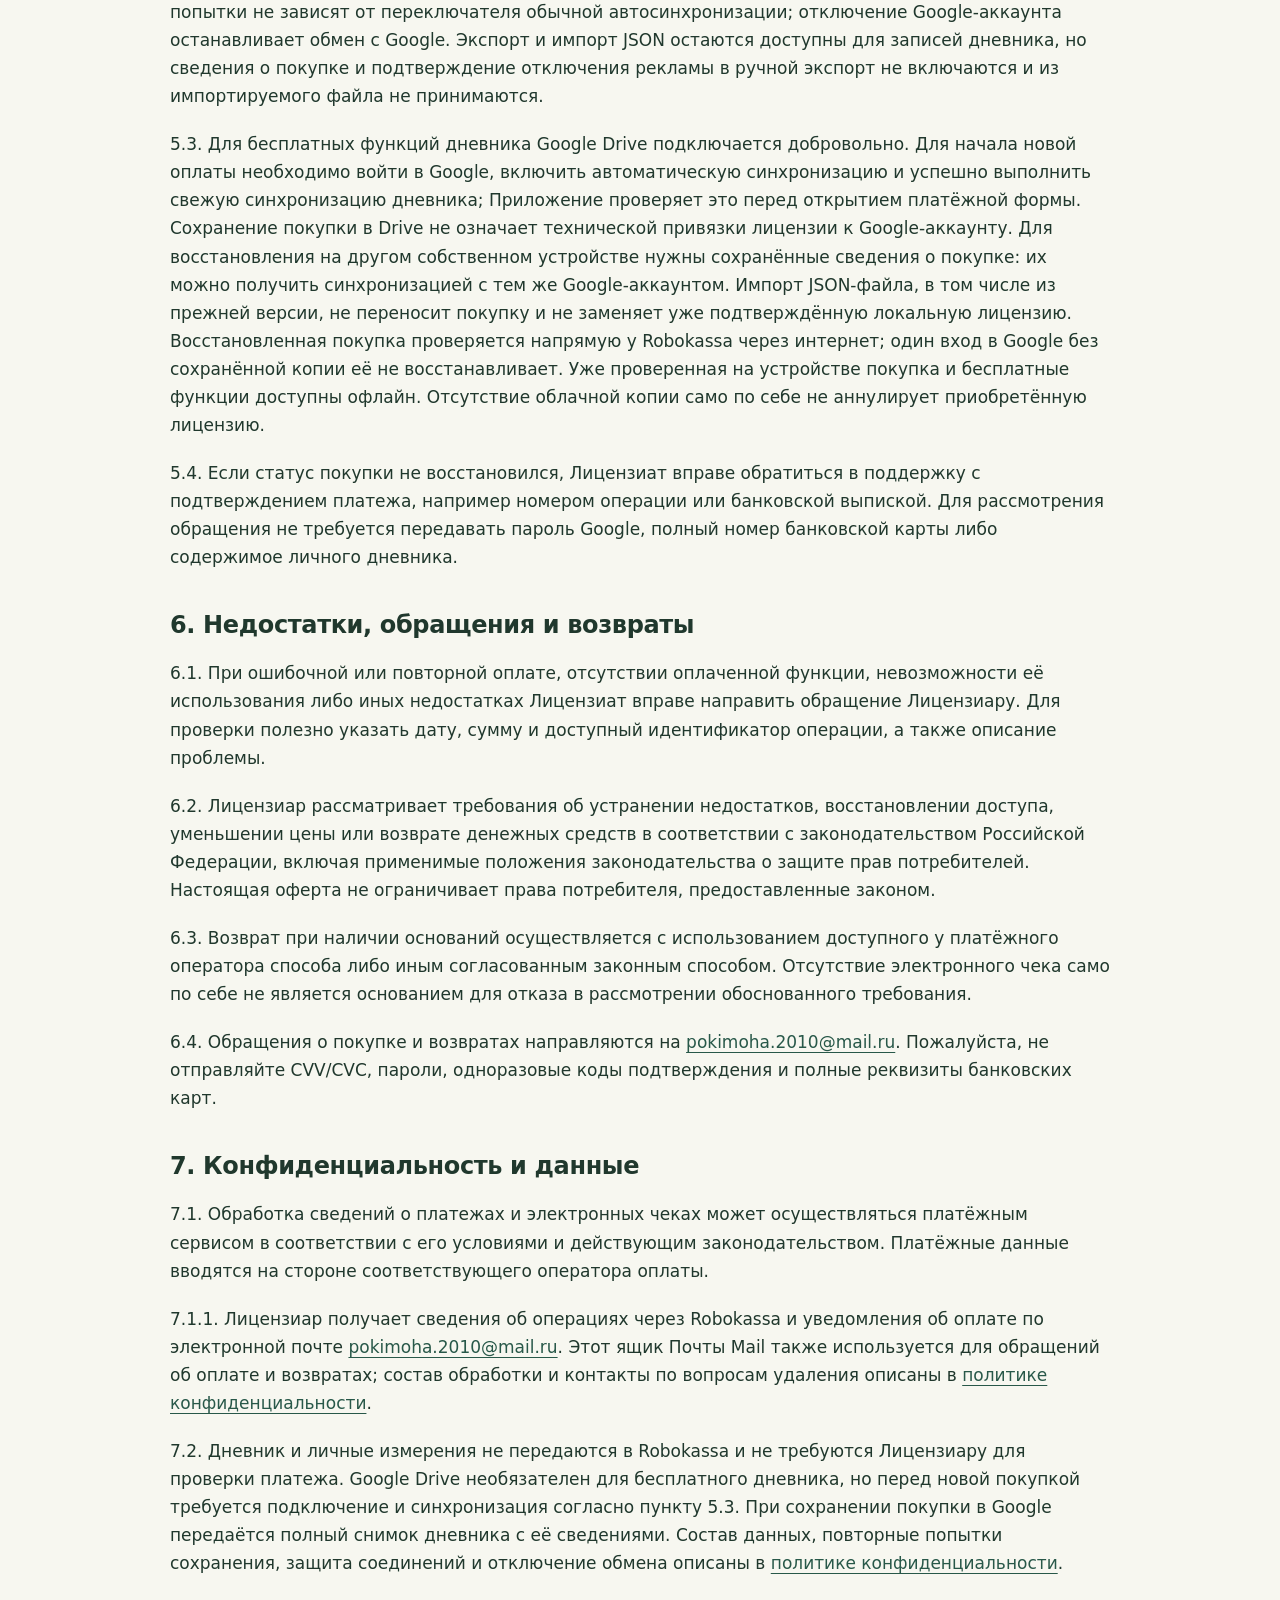
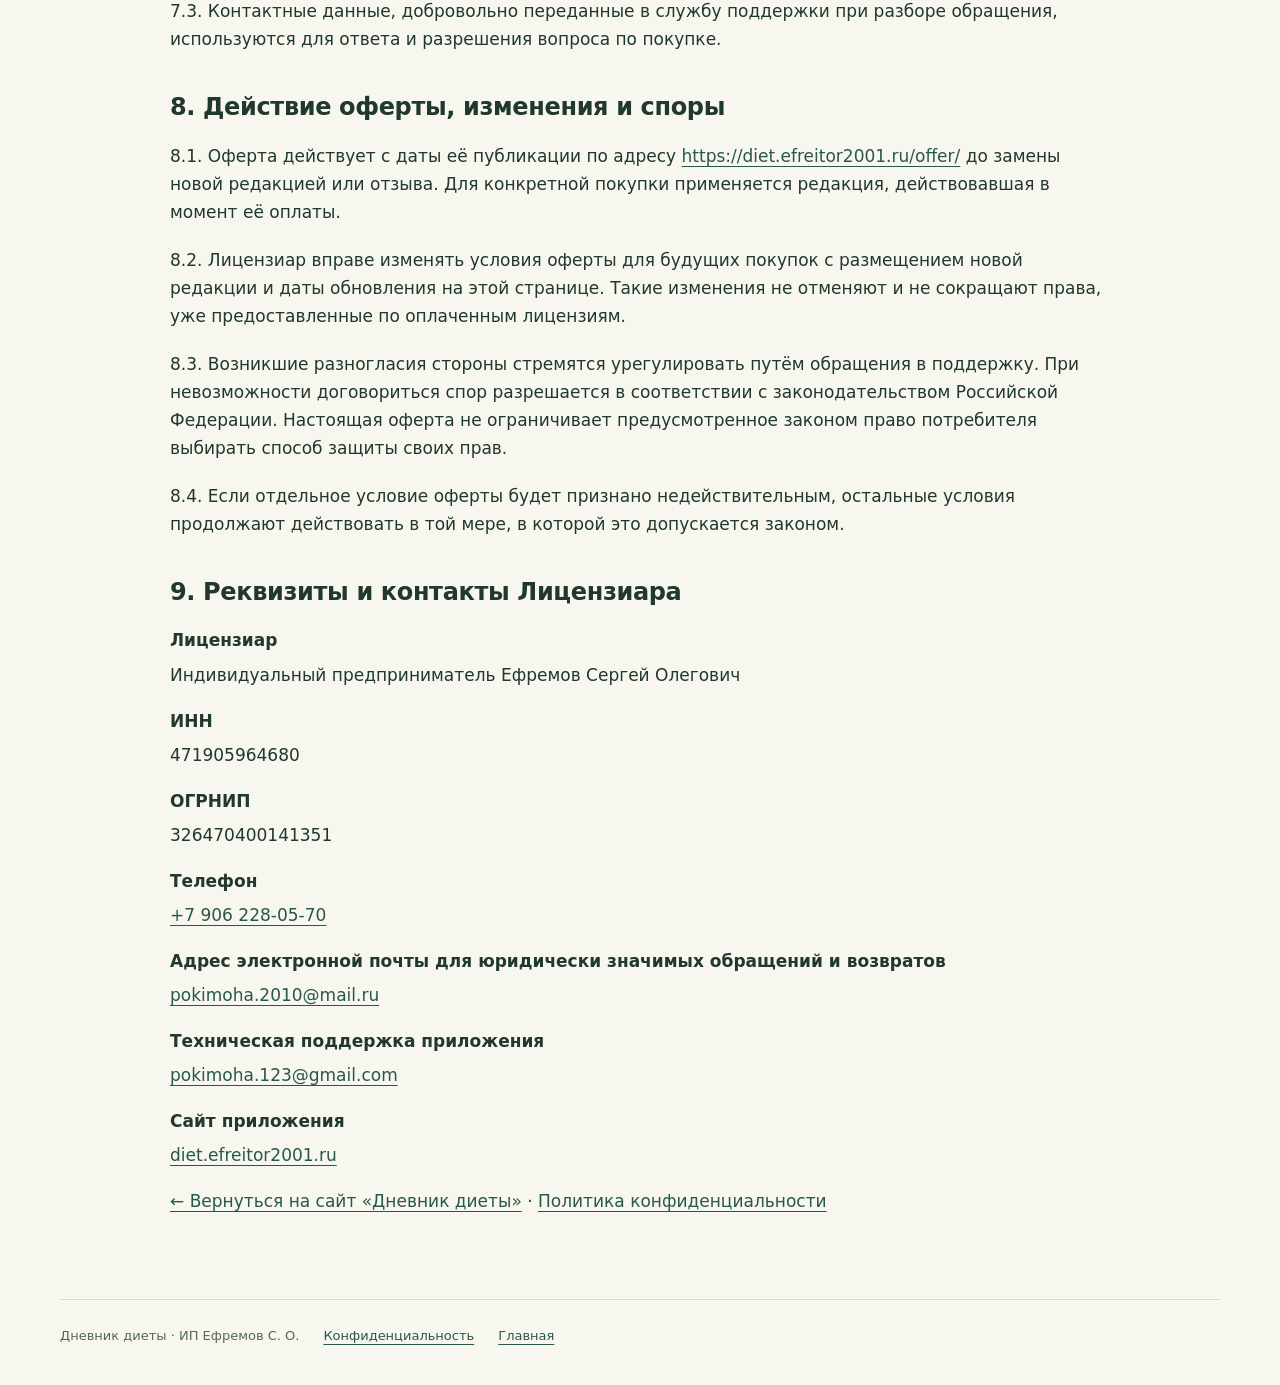
<file: offer/index.html>
<!doctype html>
<html lang="ru">
<head>
<meta charset="utf-8">
<meta name="viewport" content="width=device-width, initial-scale=1">
<meta name="description" content="Публичная оферта ИП Ефремова С. О. на предоставление простой (неисключительной) лицензии для отключения рекламы в Android-приложении «Дневник диеты».">
<meta name="theme-color" content="#285849">
<title>Публичная оферта — Дневник диеты</title>
<link rel="canonical" href="https://diet.efreitor2001.ru/offer/">
<link rel="icon" type="image/png" href="../assets/app-icon.png">
<link rel="stylesheet" href="../assets/site.css">
</head>
<body>
<a class="skip" href="#main">Перейти к содержимому</a>
<main id="main" class="legal wrap">
<p><a href="../">← На главную страницу</a></p>
<h1>Публичная оферта</h1>
<p class="meta">О заключении лицензионного договора · Редакция от <time datetime="2026-10-20">20 октября 2026 года</time></p>
<div class="overview">
<p><strong>Что предлагается:</strong> разовое отключение встроенной рекламы в Android-приложении «Дневник диеты» (<code>ru.dietdiary.offline</code>) за <strong>149 ₽</strong>.</p>
<p><strong>Один платёж, без подписки.</strong> Основные функции дневника остаются бесплатными. Предоставляемое право использовать режим без рекламы не ограничено месяцем или годом: срок лицензии определён в разделе 3.</p>
<p><strong>Как оплатить:</strong> откройте покупку отключения рекламы в поддерживаемой версии Приложения. Оплата проходит через Robokassa; перед новой покупкой требуется подключить Google Drive и выполнить синхронизацию, как описано в разделе 5.</p>
</div>
<nav class="toc" aria-label="Разделы оферты">
<a href="#parties">Стороны</a><a href="#subject">Предмет</a><a href="#license">Лицензия</a><a href="#payment">Оплата</a><a href="#activation">Активация</a><a href="#refunds">Возвраты</a><a href="#privacy">Данные</a><a href="#changes">Изменения</a><a href="#details">Реквизиты</a>
</nav>

<section aria-labelledby="parties">
<h2 id="parties">1. Общие положения и стороны</h2>
<p>1.1. Настоящий документ является публичным предложением (офертой) индивидуального предпринимателя Ефремова Сергея Олеговича (далее — <strong>Лицензиар</strong>) заключить с физическим лицом — пользователем приложения (далее — <strong>Лицензиат</strong>) лицензионный договор на изложенных ниже условиях. Оферта составлена в соответствии со статьями 435, 437, 438, 1235 и 1286 Гражданского кодекса Российской Федерации.</p>
<p>1.2. <strong>Приложение</strong> — программа для ЭВМ «Дневник диеты» (Diet Diary) для Android, идентификатор пакета <code>ru.dietdiary.offline</code>. <strong>Режим без рекламы</strong> — дополнительная функция Приложения, отключающая рекламные объявления, показываемые самим Приложением через встроенные рекламные блоки.</p>
<p>1.3. Договор заключается в момент полной оплаты выбранной функции через доступный в Приложении платёжный интерфейс. Совершая оплату, Лицензиат подтверждает, что ознакомился с этой редакцией оферты и принимает её. Использование бесплатных функций Приложения само по себе не является акцептом платной оферты.</p>
<p>1.4. Покупка возможна только в тех версиях и регионах, где доступен соответствующий способ оплаты. До появления кнопки оплаты в Приложении плата за режим без рекламы по настоящей оферте не взимается.</p>
</section>

<section aria-labelledby="subject">
<h2 id="subject">2. Предмет договора</h2>
<p>2.1. За установленное настоящей офертой вознаграждение Лицензиар предоставляет Лицензиату простую (неисключительную) лицензию на использование функциональности Приложения в режиме без рекламы. Исключительные права на Приложение не передаются.</p>
<p>2.2. Оплата относится <strong>только к отключению встроенной рекламы</strong>. Она не является платой за ведение дневника питания, графики, измерения, достижения и иные основные возможности: они остаются бесплатными.</p>
<p>2.3. Под отключением рекламы понимается отсутствие рекламных показов, инициируемых встроенными рекламными блоками Приложения. Это не распространяется на рекламу в других приложениях, операционной системе, магазинах приложений или на внешних сайтах.</p>
<p>2.4. Приобретение режима без рекламы не является приобретением консультаций по питанию, медицинских услуг или гарантии конкретного результата снижения веса.</p>
</section>

<section aria-labelledby="license">
<h2 id="license">3. Объём, территория и срок лицензии</h2>
<p>3.1. Лицензиат вправе использовать Приложение с активированным режимом без рекламы для личных нужд: устанавливать и запускать правомерно полученный экземпляр Приложения, а также пользоваться предусмотренными интерфейсом функциями в объёме, необходимом для его обычной работы.</p>
<p>3.2. Лицензия действует <strong>на территории всего мира</strong> в пределах фактической доступности Приложения и применимых ограничений законодательства.</p>
<p>3.3. Срок предоставляемой простой (неисключительной) лицензии — <strong>весь срок действия исключительного права на Приложение</strong>. Покупка совершается один раз; абонентская плата и автоматическое продление отсутствуют. Повторная плата за ту же приобретённую функцию при обычном обновлении Приложения не предусмотрена.</p>
<p>3.4. Лицензия предоставляется конкретному Лицензиату и не даёт права перепродавать функцию, передавать платный доступ третьим лицам либо распространять изменённые версии Приложения без разрешения правообладателя. Права пользователя, прямо предусмотренные законом, сохраняются.</p>
<p>3.5. Настоящий договор не обязывает Лицензиара бессрочно выпускать обновления, поддерживать все модели устройств или обеспечивать доступность сервисов третьих лиц. При этом прекращение поддержки отдельных версий не означает автоматического прекращения уже предоставленного права в пределах условий договора и закона.</p>
</section>

<section aria-labelledby="payment">
<h2 id="payment">4. Цена, оплата и подтверждение покупки</h2>
<p>4.1. Лицензионное вознаграждение за отключение рекламы составляет <strong>149 (сто сорок девять) рублей</strong> за одну разовую покупку. Эта редакция оферты не предусматривает подписки, рассрочки или повторяющихся платежей. Окончательная сумма к оплате отображается перед подтверждением платежа.</p>
<p>4.2. Оплата производится безналично через платёжную форму <strong>Robokassa</strong>, которую открывает SDK Robokassa в составе Приложения. Форма и проверка состояния платежа обращаются напрямую к Robokassa; отдельный платёжный сервер Лицензиара не используется. Доступные способы оплаты определяются платёжным оператором и могут зависеть от устройства или региона.</p>
<p>4.3. Платёж считается выполненным после получения Лицензиаром либо его платёжным партнёром подтверждения успешной операции. Для активации функции Приложение напрямую проверяет у Robokassa успешный реальный платёж по сохранённому номеру счёта и сумме 149 ₽. Тестовая оплата и один лишь возврат с платёжной формы на сайт или в Приложение не удостоверяют покупку.</p>
<p>4.4. Документ о расчёте (чек) формируется и предоставляется покупателю в порядке, установленном действующим законодательством. Для получения электронного чека и решения вопросов по платежу может использоваться контактная информация, указанная Лицензиатом при оплате.</p>
</section>

<section aria-labelledby="activation">
<h2 id="activation">5. Предоставление функции и восстановление</h2>
<p>5.1. После подтверждения успешной оплаты режим без рекламы должен активироваться автоматически без неоправданной задержки. Если оплата прошла, но реклама продолжает показываться, Лицензиат может обратиться по контактам, указанным в разделе 9.</p>
<p>5.2. Номер покупки и сведения для проверки её состояния сохраняются локально с дневником после подтверждения оплаты. Приложение сразу пытается сохранить полный снимок дневника с покупкой в Google Drive подключённого аккаунта; при сбое локальная покупка сохраняется, а попытки повторяются при запуске и в фоне при доступной сети. Их также можно повторить вручную. Эти попытки не зависят от переключателя обычной автосинхронизации; отключение Google-аккаунта останавливает обмен с Google. Экспорт и импорт JSON остаются доступны для записей дневника, но сведения о покупке и подтверждение отключения рекламы в ручной экспорт не включаются и из импортируемого файла не принимаются.</p>
<p>5.3. Для бесплатных функций дневника Google Drive подключается добровольно. Для начала новой оплаты необходимо войти в Google, включить автоматическую синхронизацию и успешно выполнить свежую синхронизацию дневника; Приложение проверяет это перед открытием платёжной формы. Сохранение покупки в Drive не означает технической привязки лицензии к Google-аккаунту. Для восстановления на другом собственном устройстве нужны сохранённые сведения о покупке: их можно получить синхронизацией с тем же Google-аккаунтом. Импорт JSON-файла, в том числе из прежней версии, не переносит покупку и не заменяет уже подтверждённую локальную лицензию. Восстановленная покупка проверяется напрямую у Robokassa через интернет; один вход в Google без сохранённой копии её не восстанавливает. Уже проверенная на устройстве покупка и бесплатные функции доступны офлайн. Отсутствие облачной копии само по себе не аннулирует приобретённую лицензию.</p>
<p>5.4. Если статус покупки не восстановился, Лицензиат вправе обратиться в поддержку с подтверждением платежа, например номером операции или банковской выпиской. Для рассмотрения обращения не требуется передавать пароль Google, полный номер банковской карты либо содержимое личного дневника.</p>
</section>

<section aria-labelledby="refunds">
<h2 id="refunds">6. Недостатки, обращения и возвраты</h2>
<p>6.1. При ошибочной или повторной оплате, отсутствии оплаченной функции, невозможности её использования либо иных недостатках Лицензиат вправе направить обращение Лицензиару. Для проверки полезно указать дату, сумму и доступный идентификатор операции, а также описание проблемы.</p>
<p>6.2. Лицензиар рассматривает требования об устранении недостатков, восстановлении доступа, уменьшении цены или возврате денежных средств в соответствии с законодательством Российской Федерации, включая применимые положения законодательства о защите прав потребителей. Настоящая оферта не ограничивает права потребителя, предоставленные законом.</p>
<p>6.3. Возврат при наличии оснований осуществляется с использованием доступного у платёжного оператора способа либо иным согласованным законным способом. Отсутствие электронного чека само по себе не является основанием для отказа в рассмотрении обоснованного требования.</p>
<p>6.4. Обращения о покупке и возвратах направляются на <a href="mailto:pokimoha.2010@mail.ru">pokimoha.2010@mail.ru</a>. Пожалуйста, не отправляйте CVV/CVC, пароли, одноразовые коды подтверждения и полные реквизиты банковских карт.</p>
</section>

<section aria-labelledby="privacy">
<h2 id="privacy">7. Конфиденциальность и данные</h2>
<p>7.1. Обработка сведений о платежах и электронных чеках может осуществляться платёжным сервисом в соответствии с его условиями и действующим законодательством. Платёжные данные вводятся на стороне соответствующего оператора оплаты.</p>
<p>7.1.1. Лицензиар получает сведения об операциях через Robokassa и уведомления об оплате по электронной почте <a href="mailto:pokimoha.2010@mail.ru">pokimoha.2010@mail.ru</a>. Этот ящик Почты Mail также используется для обращений об оплате и возвратах; состав обработки и контакты по вопросам удаления описаны в <a href="../privacy/#payments">политике конфиденциальности</a>.</p>
<p>7.2. Дневник и личные измерения не передаются в Robokassa и не требуются Лицензиару для проверки платежа. Google Drive необязателен для бесплатного дневника, но перед новой покупкой требуется подключение и синхронизация согласно пункту 5.3. При сохранении покупки в Google передаётся полный снимок дневника с её сведениями. Состав данных, повторные попытки сохранения, защита соединений и отключение обмена описаны в <a href="../privacy/">политике конфиденциальности</a>.</p>
<p>7.3. Контактные данные, добровольно переданные в службу поддержки при разборе обращения, используются для ответа и разрешения вопроса по покупке.</p>
</section>

<section aria-labelledby="changes">
<h2 id="changes">8. Действие оферты, изменения и споры</h2>
<p>8.1. Оферта действует с даты её публикации по адресу <a href="https://diet.efreitor2001.ru/offer/">https://diet.efreitor2001.ru/offer/</a> до замены новой редакцией или отзыва. Для конкретной покупки применяется редакция, действовавшая в момент её оплаты.</p>
<p>8.2. Лицензиар вправе изменять условия оферты для будущих покупок с размещением новой редакции и даты обновления на этой странице. Такие изменения не отменяют и не сокращают права, уже предоставленные по оплаченным лицензиям.</p>
<p>8.3. Возникшие разногласия стороны стремятся урегулировать путём обращения в поддержку. При невозможности договориться спор разрешается в соответствии с законодательством Российской Федерации. Настоящая оферта не ограничивает предусмотренное законом право потребителя выбирать способ защиты своих прав.</p>
<p>8.4. Если отдельное условие оферты будет признано недействительным, остальные условия продолжают действовать в той мере, в которой это допускается законом.</p>
</section>

<section aria-labelledby="details">
<h2 id="details">9. Реквизиты и контакты Лицензиара</h2>
<dl>
<dt>Лицензиар</dt><dd>Индивидуальный предприниматель Ефремов Сергей Олегович</dd>
<dt>ИНН</dt><dd>471905964680</dd>
<dt>ОГРНИП</dt><dd>326470400141351</dd>
<dt>Телефон</dt><dd><a href="tel:+79062280570">+7 906 228-05-70</a></dd>
<dt>Адрес электронной почты для юридически значимых обращений и возвратов</dt><dd><a href="mailto:pokimoha.2010@mail.ru">pokimoha.2010@mail.ru</a></dd>
<dt>Техническая поддержка приложения</dt><dd><a href="mailto:pokimoha.123@gmail.com">pokimoha.123@gmail.com</a></dd>
<dt>Сайт приложения</dt><dd><a href="https://diet.efreitor2001.ru/">diet.efreitor2001.ru</a></dd>
</dl>
</section>
<p><a href="../">← Вернуться на сайт «Дневник диеты»</a> · <a href="../privacy/">Политика конфиденциальности</a></p>
</main>
<footer class="wrap footer"><span>Дневник диеты · ИП Ефремов С. О.</span><a href="../privacy/">Конфиденциальность</a><a href="../">Главная</a></footer>
</body>
</html>
</file>
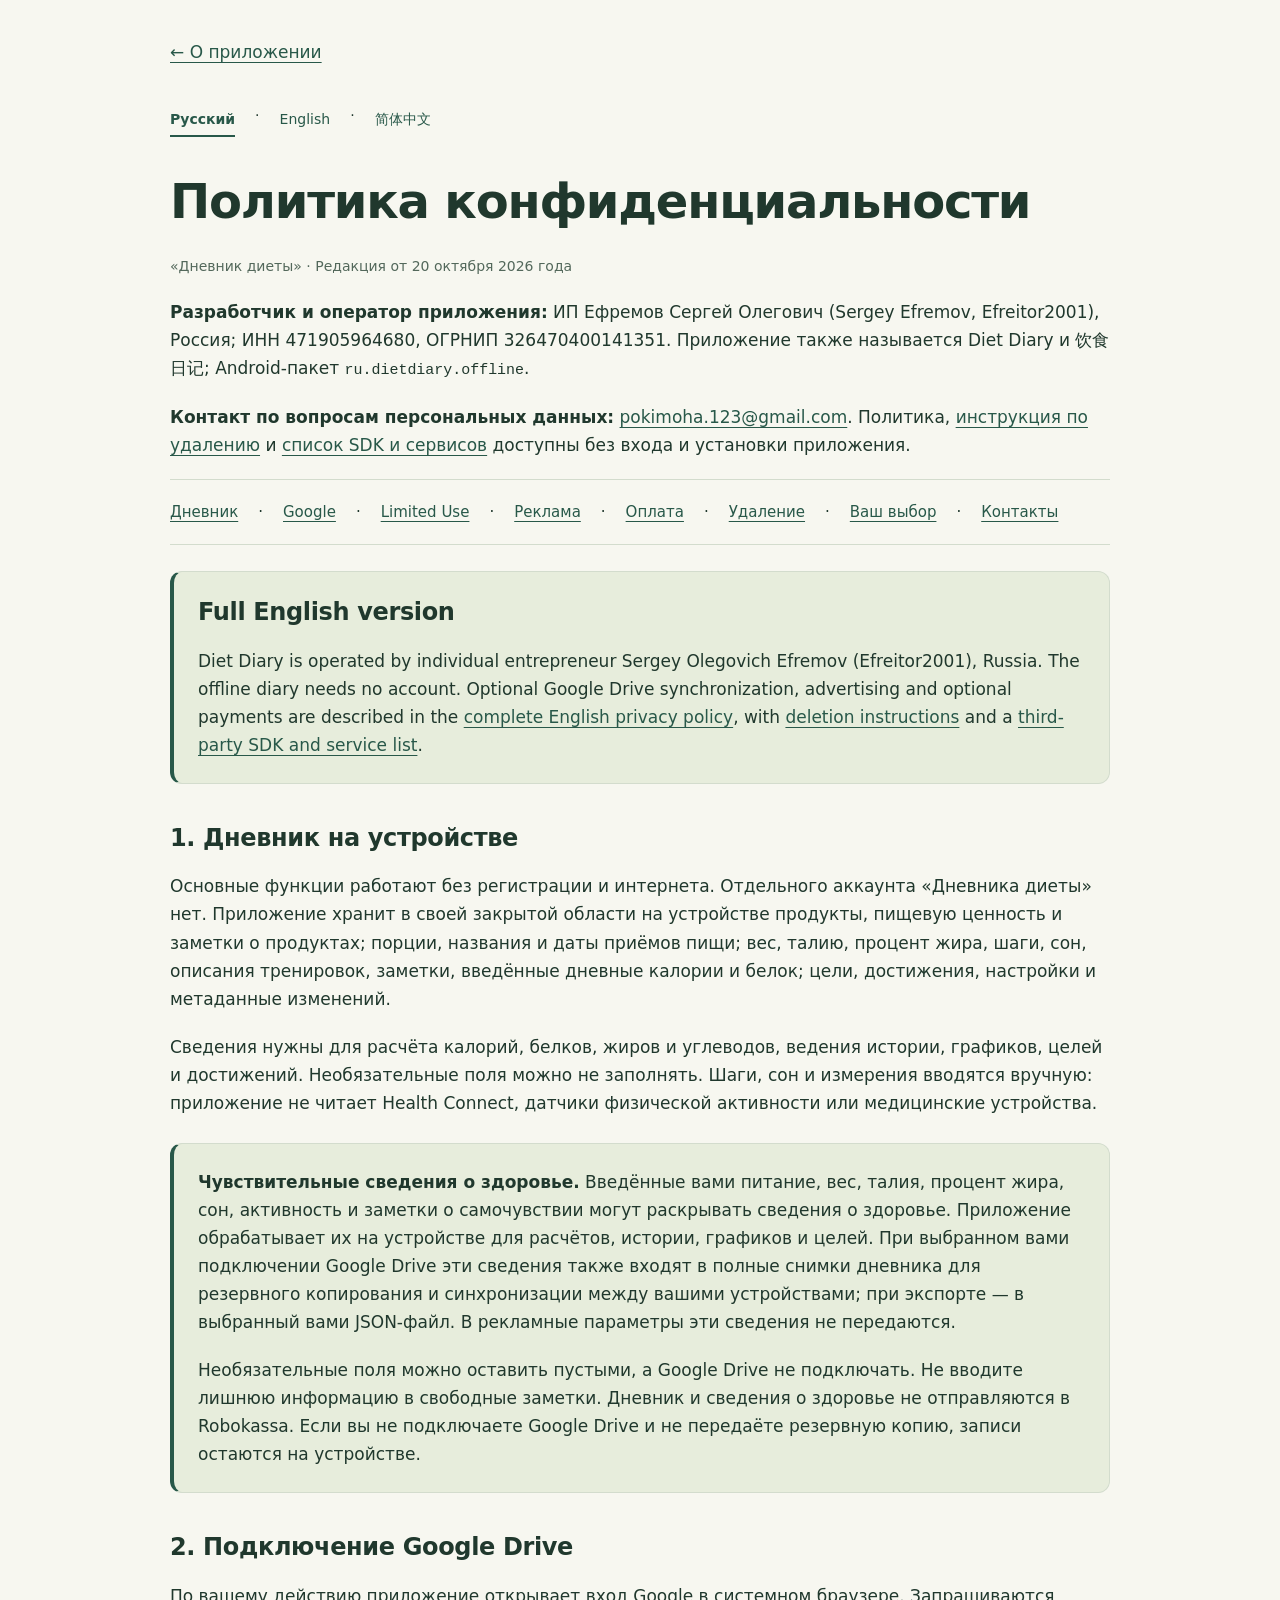
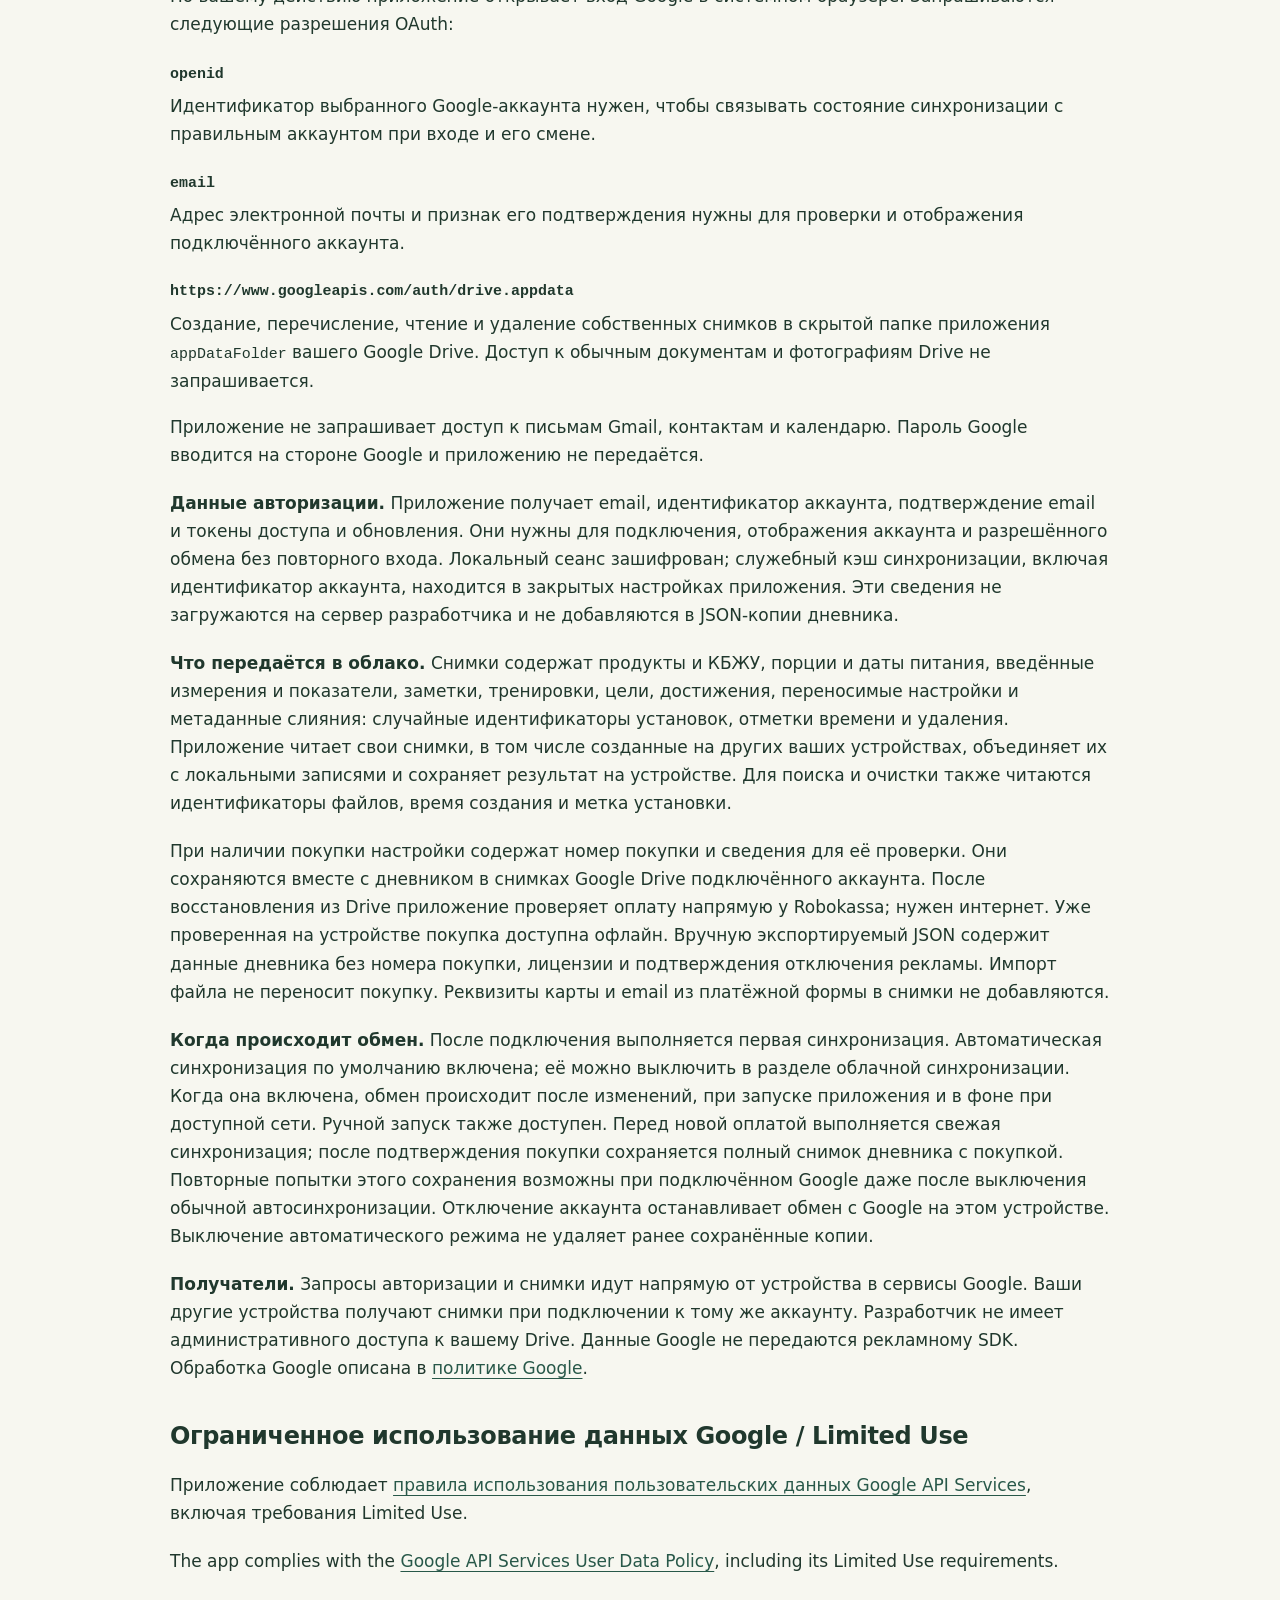
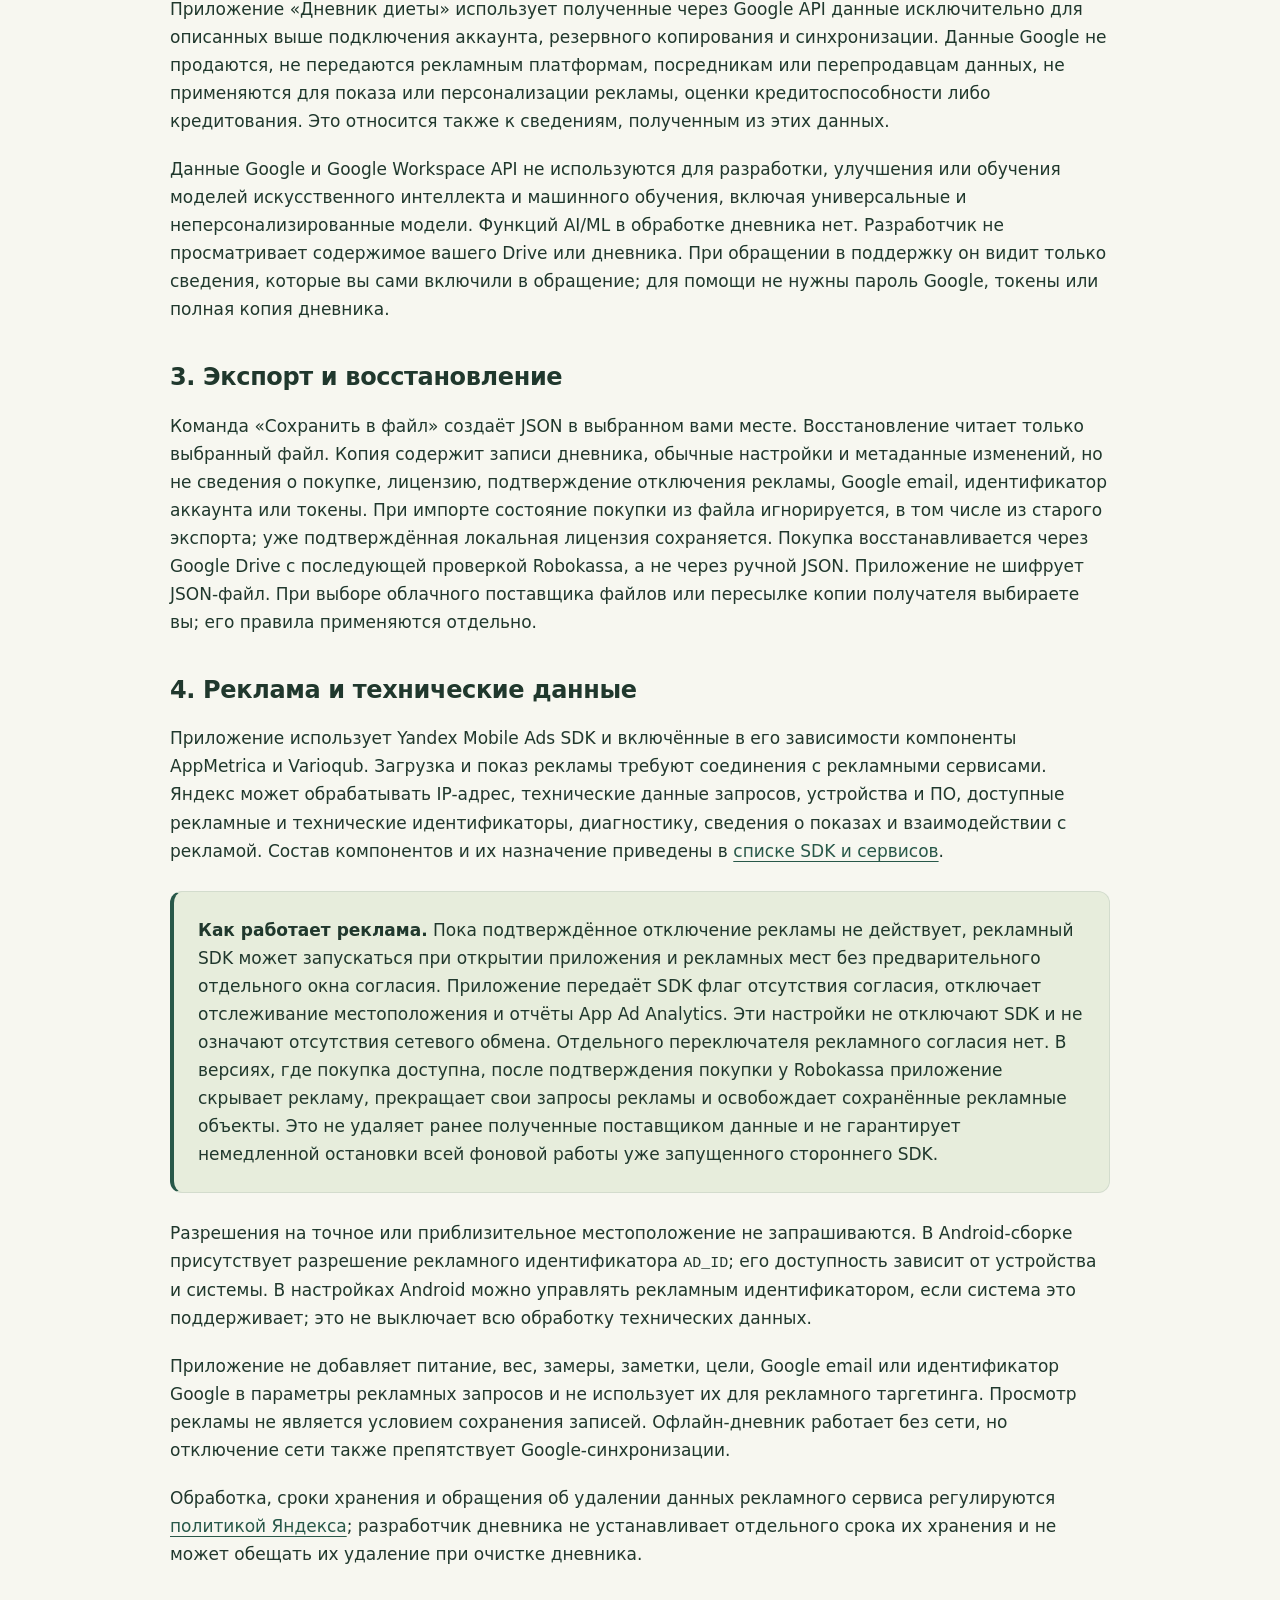
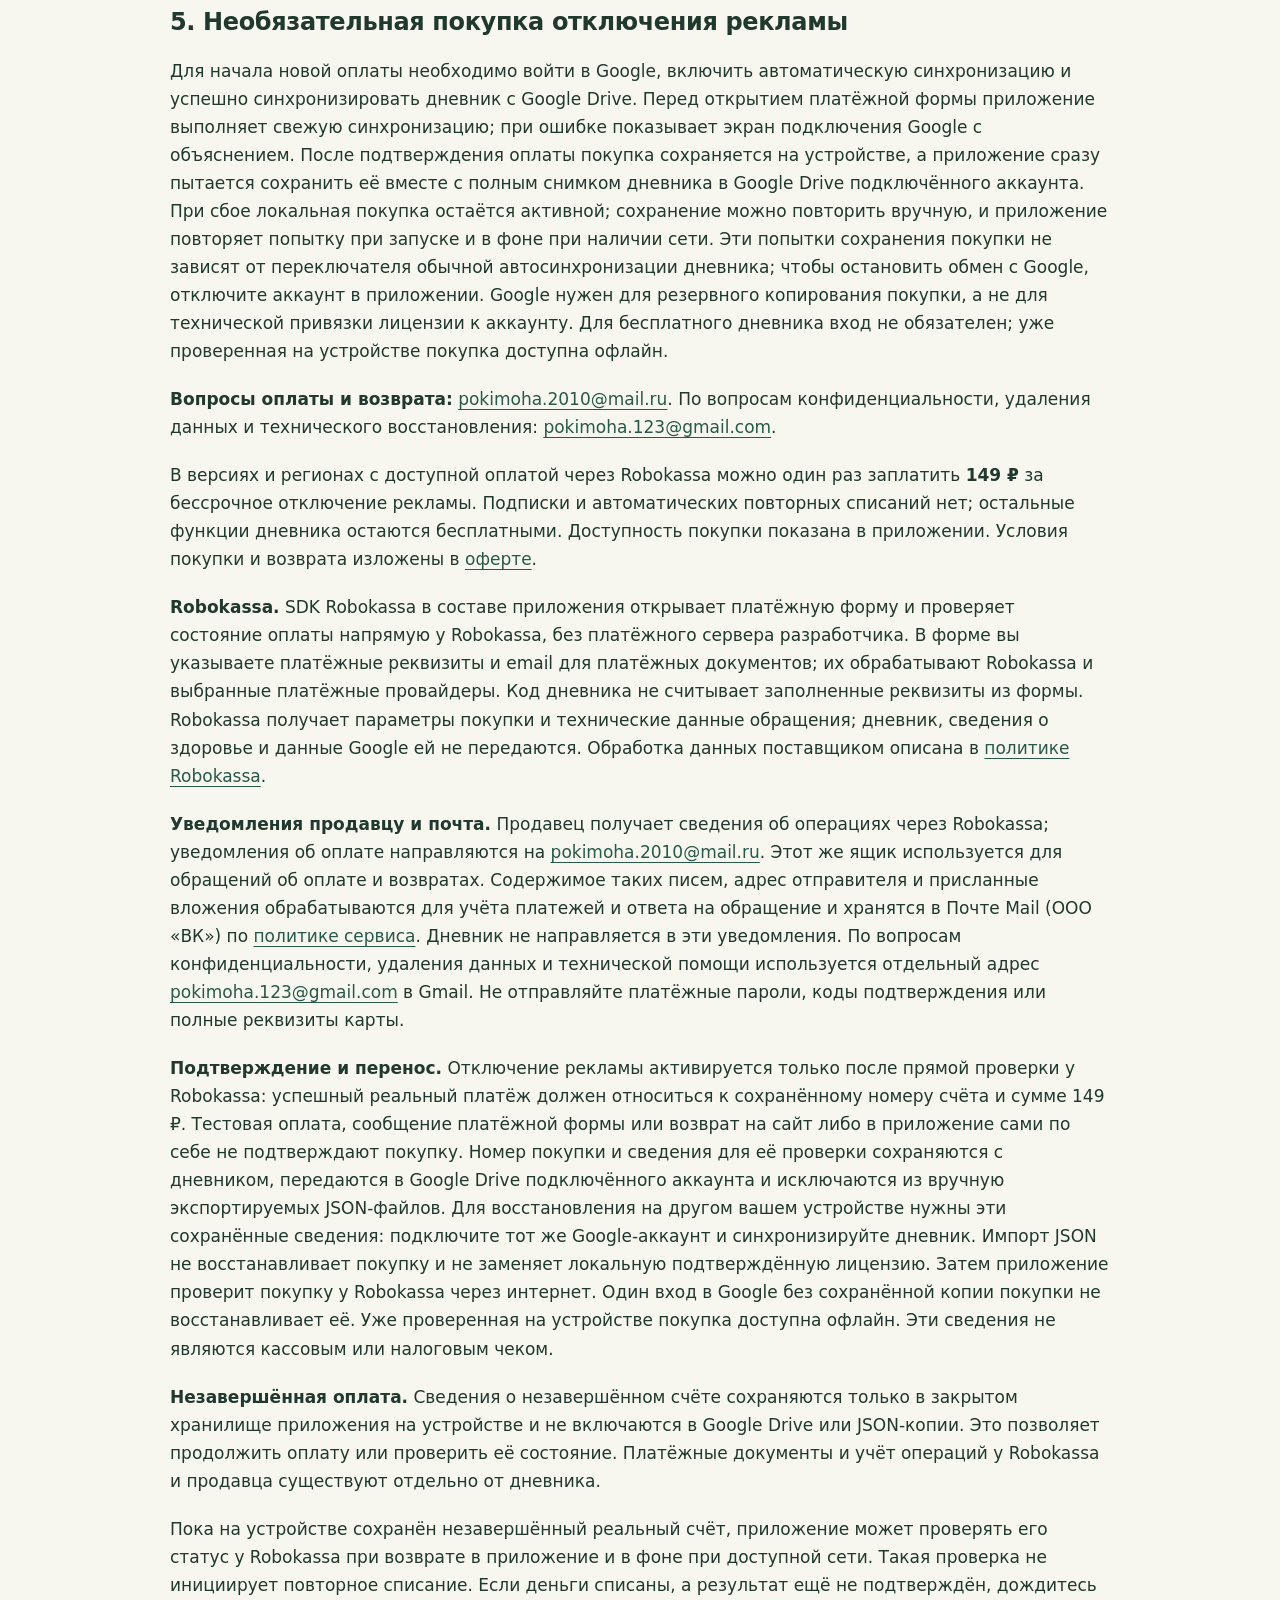
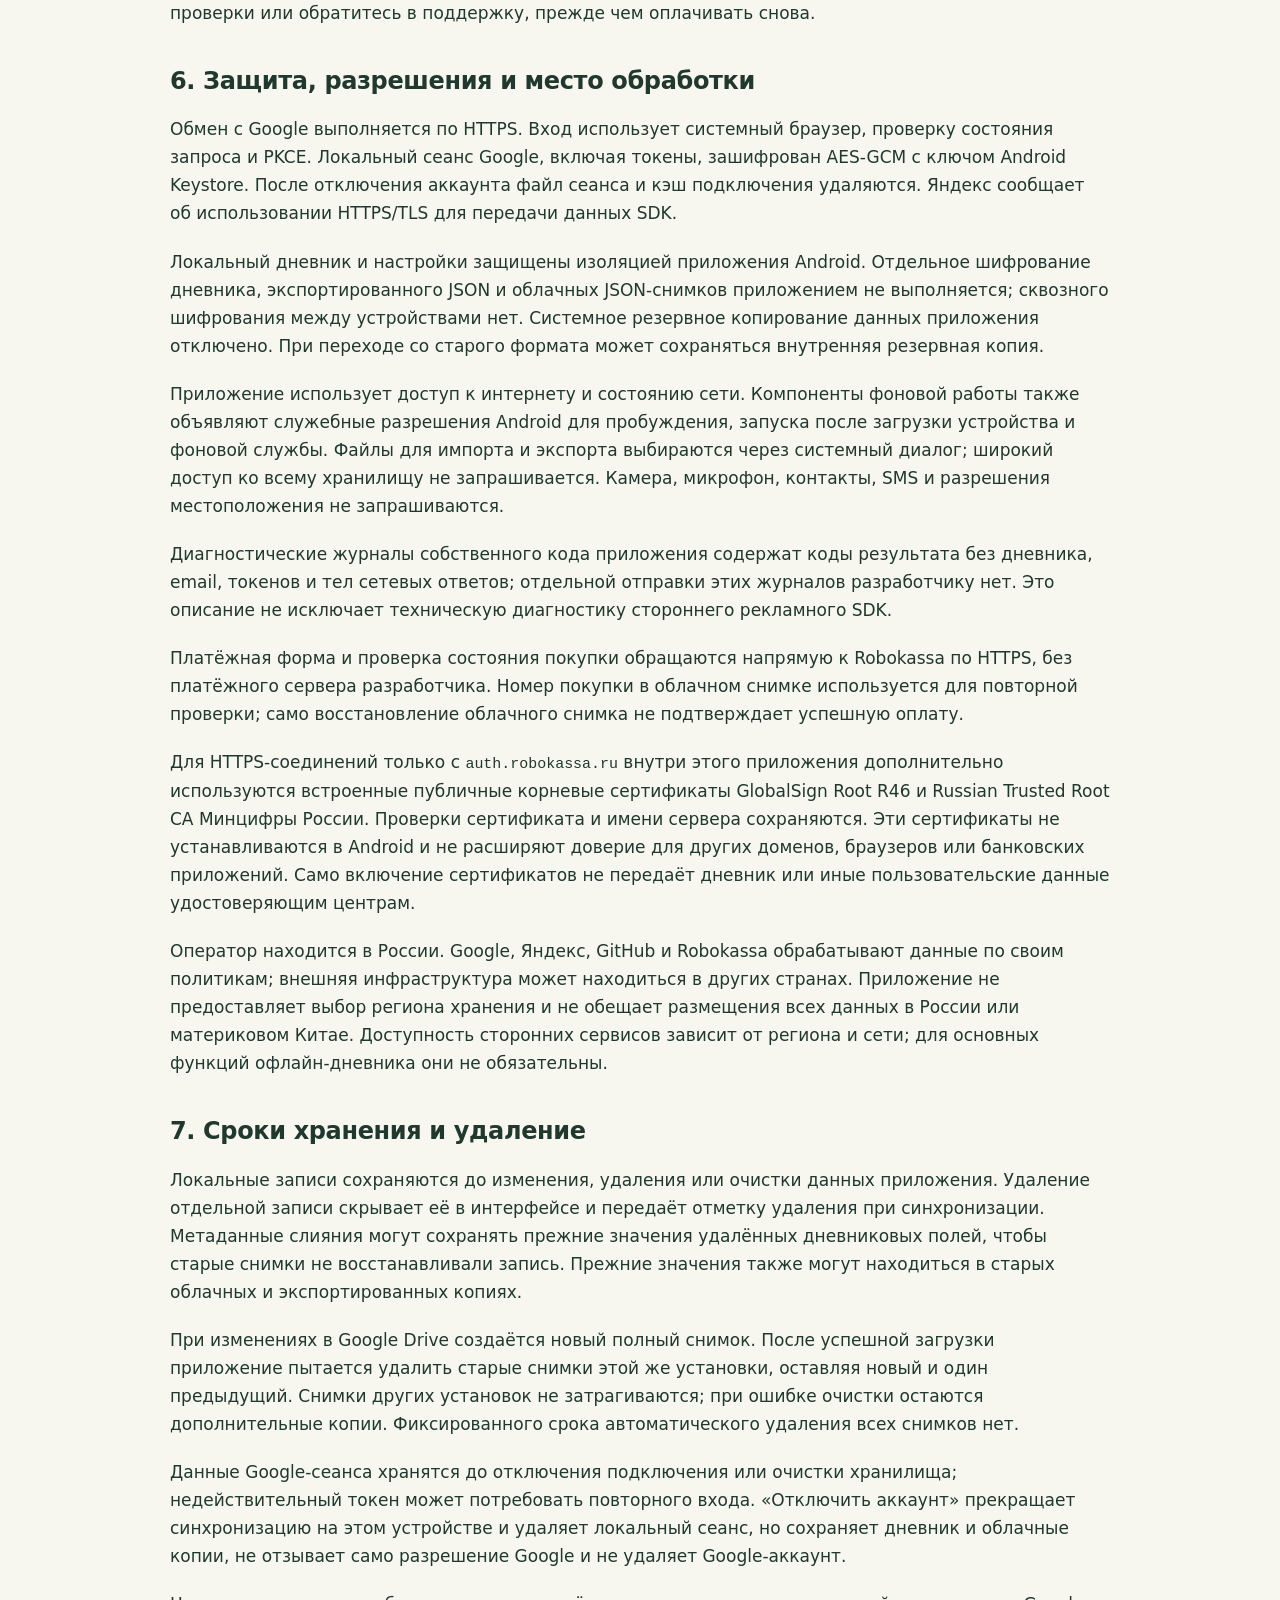
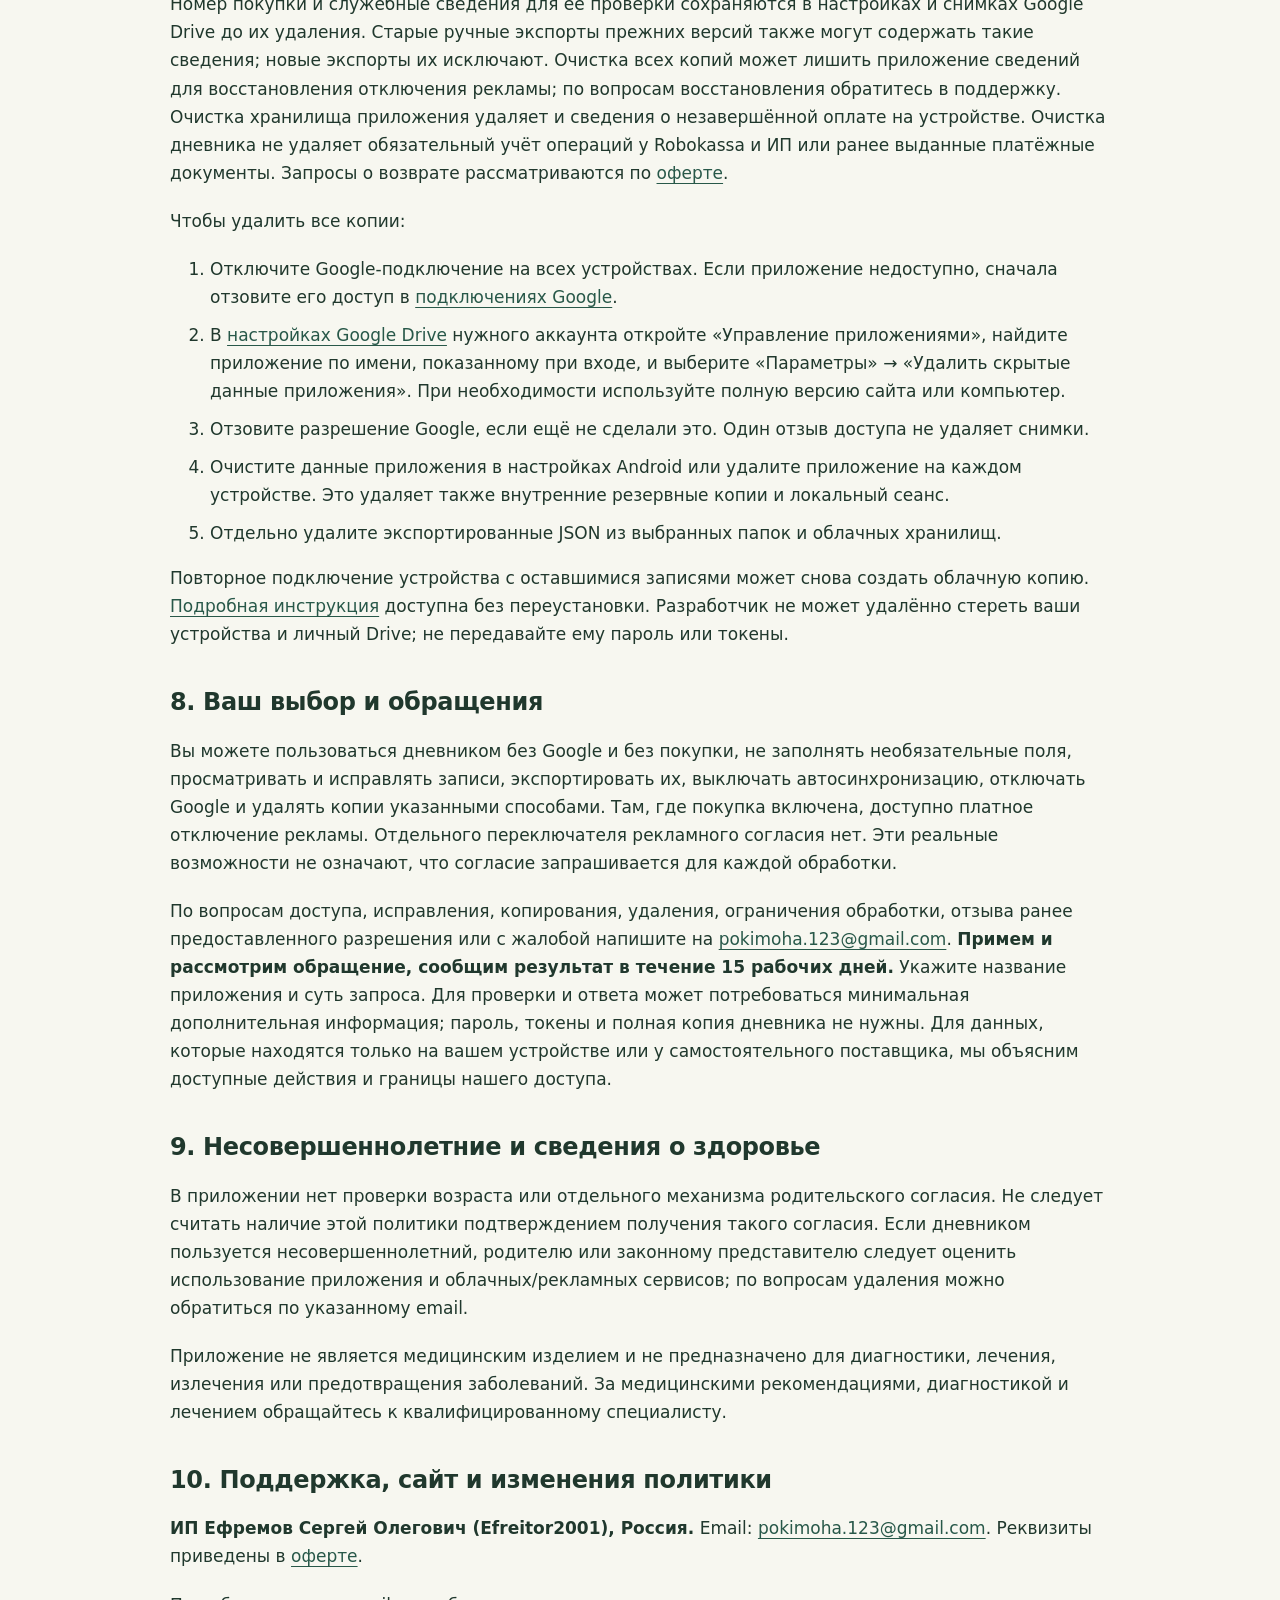
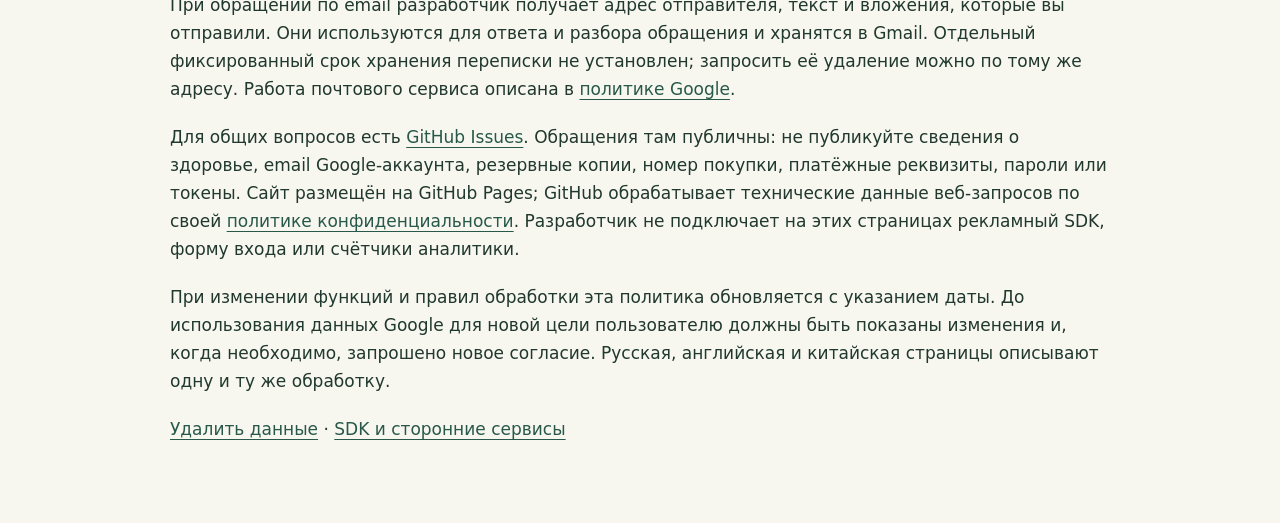
<file: privacy/index.html>
<!doctype html>
<html lang="ru">
<head>
<meta charset="utf-8">
<meta name="viewport" content="width=device-width, initial-scale=1">
<meta name="description" content="Какие данные обрабатывает Дневник диеты: хранение на устройстве, Google Drive, реклама, необязательная оплата, SDK, права и удаление.">
<title>Политика конфиденциальности — Дневник диеты</title>
<link rel="canonical" href="https://diet.efreitor2001.ru/privacy/">
<link rel="alternate" hreflang="ru" href="https://diet.efreitor2001.ru/privacy/">
<link rel="alternate" hreflang="en" href="https://diet.efreitor2001.ru/en/privacy/">
<link rel="alternate" hreflang="zh-Hans" href="https://diet.efreitor2001.ru/zh-CN/privacy/">
<link rel="alternate" hreflang="x-default" href="https://diet.efreitor2001.ru/privacy/">
<link rel="icon" href="../assets/app-icon.png" type="image/png">
<link rel="stylesheet" href="../assets/site.css">
</head>
<body>
<main class="legal wrap">
<p><a href="../">← О приложении</a></p>
<nav class="language-switch" aria-label="Язык"><a href="../privacy/" lang="ru" hreflang="ru" aria-current="page">Русский</a> · <a href="../en/privacy/" lang="en" hreflang="en">English</a> · <a href="../zh-CN/privacy/" lang="zh-CN" hreflang="zh-Hans">简体中文</a></nav>

<h1>Политика конфиденциальности</h1>
<p class="meta">«Дневник диеты» · Редакция от <time datetime="2026-10-20">20 октября 2026 года</time></p>
<p><strong>Разработчик и оператор приложения:</strong> ИП Ефремов Сергей Олегович (Sergey Efremov, Efreitor2001), Россия; ИНН 471905964680, ОГРНИП 326470400141351. Приложение также называется <span lang="en">Diet Diary</span> и <span lang="zh-CN">饮食日记</span>; Android-пакет <code>ru.dietdiary.offline</code>.</p>
<p><strong>Контакт по вопросам персональных данных:</strong> <a href="mailto:pokimoha.123@gmail.com">pokimoha.123@gmail.com</a>. Политика, <a href="./data-deletion.html">инструкция по удалению</a> и <a href="./third-party.html">список SDK и сервисов</a> доступны без входа и установки приложения.</p>
<nav class="toc" aria-label="Разделы политики"><a href="#local-data">Дневник</a> · <a href="#google-data">Google</a> · <a href="#limited-use">Limited Use</a> · <a href="#ads">Реклама</a> · <a href="#payments">Оплата</a> · <a href="#deletion">Удаление</a> · <a href="#rights">Ваш выбор</a> · <a href="#contact">Контакты</a></nav>
<section class="notice" id="english" lang="en" aria-labelledby="english-title">
<h2 id="english-title">Full English version</h2>
<p>Diet Diary is operated by individual entrepreneur Sergey Olegovich Efremov (Efreitor2001), Russia. The offline diary needs no account. Optional Google Drive synchronization, advertising and optional payments are described in the <a href="../en/privacy/" hreflang="en">complete English privacy policy</a>, with <a href="../en/privacy/data-deletion.html" hreflang="en">deletion instructions</a> and a <a href="../en/privacy/third-party.html" hreflang="en">third-party SDK and service list</a>.</p>
</section>
<section aria-labelledby="local-data">
<h2 id="local-data">1. Дневник на устройстве</h2>
<p>Основные функции работают без регистрации и интернета. Отдельного аккаунта «Дневника диеты» нет. Приложение хранит в своей закрытой области на устройстве продукты, пищевую ценность и заметки о продуктах; порции, названия и даты приёмов пищи; вес, талию, процент жира, шаги, сон, описания тренировок, заметки, введённые дневные калории и белок; цели, достижения, настройки и метаданные изменений.</p>
<p>Сведения нужны для расчёта калорий, белков, жиров и углеводов, ведения истории, графиков, целей и достижений. Необязательные поля можно не заполнять. Шаги, сон и измерения вводятся вручную: приложение не читает Health Connect, датчики физической активности или медицинские устройства.</p>
<div class="notice"><p><strong>Чувствительные сведения о здоровье.</strong> Введённые вами питание, вес, талия, процент жира, сон, активность и заметки о самочувствии могут раскрывать сведения о здоровье. Приложение обрабатывает их на устройстве для расчётов, истории, графиков и целей. При выбранном вами подключении Google Drive эти сведения также входят в полные снимки дневника для резервного копирования и синхронизации между вашими устройствами; при экспорте — в выбранный вами JSON-файл. В рекламные параметры эти сведения не передаются.</p><p>Необязательные поля можно оставить пустыми, а Google Drive не подключать. Не вводите лишнюю информацию в свободные заметки. Дневник и сведения о здоровье не отправляются в Robokassa. Если вы не подключаете Google Drive и не передаёте резервную копию, записи остаются на устройстве.</p></div>
</section>
<section aria-labelledby="google-data">
<h2 id="google-data">2. Подключение Google Drive</h2>
<p>По вашему действию приложение открывает вход Google в системном браузере. Запрашиваются следующие разрешения OAuth:</p>
<dl>
<dt><code>openid</code></dt><dd>Идентификатор выбранного Google-аккаунта нужен, чтобы связывать состояние синхронизации с правильным аккаунтом при входе и его смене.</dd>
<dt><code>email</code></dt><dd>Адрес электронной почты и признак его подтверждения нужны для проверки и отображения подключённого аккаунта.</dd>
<dt><code>https://www.googleapis.com/auth/drive.appdata</code></dt><dd>Создание, перечисление, чтение и удаление собственных снимков в скрытой папке приложения <code>appDataFolder</code> вашего Google Drive. Доступ к обычным документам и фотографиям Drive не запрашивается.</dd>
</dl>
<p>Приложение не запрашивает доступ к письмам Gmail, контактам и календарю. Пароль Google вводится на стороне Google и приложению не передаётся.</p>
<p><strong>Данные авторизации.</strong> Приложение получает email, идентификатор аккаунта, подтверждение email и токены доступа и обновления. Они нужны для подключения, отображения аккаунта и разрешённого обмена без повторного входа. Локальный сеанс зашифрован; служебный кэш синхронизации, включая идентификатор аккаунта, находится в закрытых настройках приложения. Эти сведения не загружаются на сервер разработчика и не добавляются в JSON-копии дневника.</p>
<p><strong>Что передаётся в облако.</strong> Снимки содержат продукты и КБЖУ, порции и даты питания, введённые измерения и показатели, заметки, тренировки, цели, достижения, переносимые настройки и метаданные слияния: случайные идентификаторы установок, отметки времени и удаления. Приложение читает свои снимки, в том числе созданные на других ваших устройствах, объединяет их с локальными записями и сохраняет результат на устройстве. Для поиска и очистки также читаются идентификаторы файлов, время создания и метка установки.</p>
<p>При наличии покупки настройки содержат номер покупки и сведения для её проверки. Они сохраняются вместе с дневником в снимках Google Drive подключённого аккаунта. После восстановления из Drive приложение проверяет оплату напрямую у Robokassa; нужен интернет. Уже проверенная на устройстве покупка доступна офлайн. Вручную экспортируемый JSON содержит данные дневника без номера покупки, лицензии и подтверждения отключения рекламы. Импорт файла не переносит покупку. Реквизиты карты и email из платёжной формы в снимки не добавляются.</p>
<p><strong>Когда происходит обмен.</strong> После подключения выполняется первая синхронизация. Автоматическая синхронизация по умолчанию включена; её можно выключить в разделе облачной синхронизации. Когда она включена, обмен происходит после изменений, при запуске приложения и в фоне при доступной сети. Ручной запуск также доступен. Перед новой оплатой выполняется свежая синхронизация; после подтверждения покупки сохраняется полный снимок дневника с покупкой. Повторные попытки этого сохранения возможны при подключённом Google даже после выключения обычной автосинхронизации. Отключение аккаунта останавливает обмен с Google на этом устройстве. Выключение автоматического режима не удаляет ранее сохранённые копии.</p>
<p><strong>Получатели.</strong> Запросы авторизации и снимки идут напрямую от устройства в сервисы Google. Ваши другие устройства получают снимки при подключении к тому же аккаунту. Разработчик не имеет административного доступа к вашему Drive. Данные Google не передаются рекламному SDK. Обработка Google описана в <a href="https://policies.google.com/privacy?hl=ru">политике Google</a>.</p>
</section>
<section aria-labelledby="limited-use">
<h2 id="limited-use">Ограниченное использование данных Google / Limited Use</h2>
<p>Приложение соблюдает <a href="https://developers.google.com/terms/api-services-user-data-policy">правила использования пользовательских данных Google API Services</a>, включая требования Limited Use.</p>
<p lang="en">The app complies with the <a href="https://developers.google.com/terms/api-services-user-data-policy">Google API Services User Data Policy</a>, including its Limited Use requirements.</p>
<p>Приложение «Дневник диеты» использует полученные через Google API данные исключительно для описанных выше подключения аккаунта, резервного копирования и синхронизации. Данные Google не продаются, не передаются рекламным платформам, посредникам или перепродавцам данных, не применяются для показа или персонализации рекламы, оценки кредитоспособности либо кредитования. Это относится также к сведениям, полученным из этих данных.</p>
<p>Данные Google и Google Workspace API не используются для разработки, улучшения или обучения моделей искусственного интеллекта и машинного обучения, включая универсальные и неперсонализированные модели. Функций AI/ML в обработке дневника нет. Разработчик не просматривает содержимое вашего Drive или дневника. При обращении в поддержку он видит только сведения, которые вы сами включили в обращение; для помощи не нужны пароль Google, токены или полная копия дневника.</p>
</section>
<section aria-labelledby="files">
<h2 id="files">3. Экспорт и восстановление</h2>
<p>Команда «Сохранить в файл» создаёт JSON в выбранном вами месте. Восстановление читает только выбранный файл. Копия содержит записи дневника, обычные настройки и метаданные изменений, но не сведения о покупке, лицензию, подтверждение отключения рекламы, Google email, идентификатор аккаунта или токены. При импорте состояние покупки из файла игнорируется, в том числе из старого экспорта; уже подтверждённая локальная лицензия сохраняется. Покупка восстанавливается через Google Drive с последующей проверкой Robokassa, а не через ручной JSON. Приложение не шифрует JSON-файл. При выборе облачного поставщика файлов или пересылке копии получателя выбираете вы; его правила применяются отдельно.</p>
</section>
<section aria-labelledby="ads">
<h2 id="ads">4. Реклама и технические данные</h2>
<p>Приложение использует Yandex Mobile Ads SDK и включённые в его зависимости компоненты AppMetrica и Varioqub. Загрузка и показ рекламы требуют соединения с рекламными сервисами. Яндекс может обрабатывать IP-адрес, технические данные запросов, устройства и ПО, доступные рекламные и технические идентификаторы, диагностику, сведения о показах и взаимодействии с рекламой. Состав компонентов и их назначение приведены в <a href="./third-party.html#yandex">списке SDK и сервисов</a>.</p>
<div class="notice"><p><strong>Как работает реклама.</strong> Пока подтверждённое отключение рекламы не действует, рекламный SDK может запускаться при открытии приложения и рекламных мест без предварительного отдельного окна согласия. Приложение передаёт SDK флаг отсутствия согласия, отключает отслеживание местоположения и отчёты App Ad Analytics. Эти настройки не отключают SDK и не означают отсутствия сетевого обмена. Отдельного переключателя рекламного согласия нет. В версиях, где покупка доступна, после подтверждения покупки у Robokassa приложение скрывает рекламу, прекращает свои запросы рекламы и освобождает сохранённые рекламные объекты. Это не удаляет ранее полученные поставщиком данные и не гарантирует немедленной остановки всей фоновой работы уже запущенного стороннего SDK.</p></div>
<p>Разрешения на точное или приблизительное местоположение не запрашиваются. В Android-сборке присутствует разрешение рекламного идентификатора <code>AD_ID</code>; его доступность зависит от устройства и системы. В настройках Android можно управлять рекламным идентификатором, если система это поддерживает; это не выключает всю обработку технических данных.</p>
<p>Приложение не добавляет питание, вес, замеры, заметки, цели, Google email или идентификатор Google в параметры рекламных запросов и не использует их для рекламного таргетинга. Просмотр рекламы не является условием сохранения записей. Офлайн-дневник работает без сети, но отключение сети также препятствует Google-синхронизации.</p>
<p>Обработка, сроки хранения и обращения об удалении данных рекламного сервиса регулируются <a href="https://yandex.ru/legal/confidential/">политикой Яндекса</a>; разработчик дневника не устанавливает отдельного срока их хранения и не может обещать их удаление при очистке дневника.</p>
</section>
<section aria-labelledby="payments">
<h2 id="payments">5. Необязательная покупка отключения рекламы</h2>
<p>Для начала новой оплаты необходимо войти в Google, включить автоматическую синхронизацию и успешно синхронизировать дневник с Google Drive. Перед открытием платёжной формы приложение выполняет свежую синхронизацию; при ошибке показывает экран подключения Google с объяснением. После подтверждения оплаты покупка сохраняется на устройстве, а приложение сразу пытается сохранить её вместе с полным снимком дневника в Google Drive подключённого аккаунта. При сбое локальная покупка остаётся активной; сохранение можно повторить вручную, и приложение повторяет попытку при запуске и в фоне при наличии сети. Эти попытки сохранения покупки не зависят от переключателя обычной автосинхронизации дневника; чтобы остановить обмен с Google, отключите аккаунт в приложении. Google нужен для резервного копирования покупки, а не для технической привязки лицензии к аккаунту. Для бесплатного дневника вход не обязателен; уже проверенная на устройстве покупка доступна офлайн.</p>
<p><strong>Вопросы оплаты и возврата:</strong> <a href="mailto:pokimoha.2010@mail.ru">pokimoha.2010@mail.ru</a>. По вопросам конфиденциальности, удаления данных и технического восстановления: <a href="mailto:pokimoha.123@gmail.com">pokimoha.123@gmail.com</a>.</p>
<p>В версиях и регионах с доступной оплатой через Robokassa можно один раз заплатить <strong>149 ₽</strong> за бессрочное отключение рекламы. Подписки и автоматических повторных списаний нет; остальные функции дневника остаются бесплатными. Доступность покупки показана в приложении. Условия покупки и возврата изложены в <a href="https://diet.efreitor2001.ru/offer/">оферте</a>.</p>
<p><strong>Robokassa.</strong> SDK Robokassa в составе приложения открывает платёжную форму и проверяет состояние оплаты напрямую у Robokassa, без платёжного сервера разработчика. В форме вы указываете платёжные реквизиты и email для платёжных документов; их обрабатывают Robokassa и выбранные платёжные провайдеры. Код дневника не считывает заполненные реквизиты из формы. Robokassa получает параметры покупки и технические данные обращения; дневник, сведения о здоровье и данные Google ей не передаются. Обработка данных поставщиком описана в <a href="https://robokassa.com/privacy-policy/">политике Robokassa</a>.</p>
<p><strong>Уведомления продавцу и почта.</strong> Продавец получает сведения об операциях через Robokassa; уведомления об оплате направляются на <a href="mailto:pokimoha.2010@mail.ru">pokimoha.2010@mail.ru</a>. Этот же ящик используется для обращений об оплате и возвратах. Содержимое таких писем, адрес отправителя и присланные вложения обрабатываются для учёта платежей и ответа на обращение и хранятся в Почте Mail (ООО «ВК») по <a href="https://help.mail.ru/legal/terms/mail/privacy/">политике сервиса</a>. Дневник не направляется в эти уведомления. По вопросам конфиденциальности, удаления данных и технической помощи используется отдельный адрес <a href="mailto:pokimoha.123@gmail.com">pokimoha.123@gmail.com</a> в Gmail. Не отправляйте платёжные пароли, коды подтверждения или полные реквизиты карты.</p>
<p><strong>Подтверждение и перенос.</strong> Отключение рекламы активируется только после прямой проверки у Robokassa: успешный реальный платёж должен относиться к сохранённому номеру счёта и сумме 149 ₽. Тестовая оплата, сообщение платёжной формы или возврат на сайт либо в приложение сами по себе не подтверждают покупку. Номер покупки и сведения для её проверки сохраняются с дневником, передаются в Google Drive подключённого аккаунта и исключаются из вручную экспортируемых JSON-файлов. Для восстановления на другом вашем устройстве нужны эти сохранённые сведения: подключите тот же Google-аккаунт и синхронизируйте дневник. Импорт JSON не восстанавливает покупку и не заменяет локальную подтверждённую лицензию. Затем приложение проверит покупку у Robokassa через интернет. Один вход в Google без сохранённой копии покупки не восстанавливает её. Уже проверенная на устройстве покупка доступна офлайн. Эти сведения не являются кассовым или налоговым чеком.</p>
<p><strong>Незавершённая оплата.</strong> Сведения о незавершённом счёте сохраняются только в закрытом хранилище приложения на устройстве и не включаются в Google Drive или JSON-копии. Это позволяет продолжить оплату или проверить её состояние. Платёжные документы и учёт операций у Robokassa и продавца существуют отдельно от дневника.</p>
<p>Пока на устройстве сохранён незавершённый реальный счёт, приложение может проверять его статус у Robokassa при возврате в приложение и в фоне при доступной сети. Такая проверка не инициирует повторное списание. Если деньги списаны, а результат ещё не подтверждён, дождитесь проверки или обратитесь в поддержку, прежде чем оплачивать снова.</p>
</section>
<section aria-labelledby="security">
<h2 id="security">6. Защита, разрешения и место обработки</h2>
<p>Обмен с Google выполняется по HTTPS. Вход использует системный браузер, проверку состояния запроса и PKCE. Локальный сеанс Google, включая токены, зашифрован AES-GCM с ключом Android Keystore. После отключения аккаунта файл сеанса и кэш подключения удаляются. Яндекс сообщает об использовании HTTPS/TLS для передачи данных SDK.</p>
<p>Локальный дневник и настройки защищены изоляцией приложения Android. Отдельное шифрование дневника, экспортированного JSON и облачных JSON-снимков приложением не выполняется; сквозного шифрования между устройствами нет. Системное резервное копирование данных приложения отключено. При переходе со старого формата может сохраняться внутренняя резервная копия.</p>
<p>Приложение использует доступ к интернету и состоянию сети. Компоненты фоновой работы также объявляют служебные разрешения Android для пробуждения, запуска после загрузки устройства и фоновой службы. Файлы для импорта и экспорта выбираются через системный диалог; широкий доступ ко всему хранилищу не запрашивается. Камера, микрофон, контакты, SMS и разрешения местоположения не запрашиваются.</p>
<p>Диагностические журналы собственного кода приложения содержат коды результата без дневника, email, токенов и тел сетевых ответов; отдельной отправки этих журналов разработчику нет. Это описание не исключает техническую диагностику стороннего рекламного SDK.</p>
<p>Платёжная форма и проверка состояния покупки обращаются напрямую к Robokassa по HTTPS, без платёжного сервера разработчика. Номер покупки в облачном снимке используется для повторной проверки; само восстановление облачного снимка не подтверждает успешную оплату.</p>
<p>Для HTTPS-соединений только с <code>auth.robokassa.ru</code> внутри этого приложения дополнительно используются встроенные публичные корневые сертификаты GlobalSign Root R46 и Russian Trusted Root CA Минцифры России. Проверки сертификата и имени сервера сохраняются. Эти сертификаты не устанавливаются в Android и не расширяют доверие для других доменов, браузеров или банковских приложений. Само включение сертификатов не передаёт дневник или иные пользовательские данные удостоверяющим центрам.</p>
<p>Оператор находится в России. Google, Яндекс, GitHub и Robokassa обрабатывают данные по своим политикам; внешняя инфраструктура может находиться в других странах. Приложение не предоставляет выбор региона хранения и не обещает размещения всех данных в России или материковом Китае. Доступность сторонних сервисов зависит от региона и сети; для основных функций офлайн-дневника они не обязательны.</p>
</section>
<section aria-labelledby="deletion">
<h2 id="deletion">7. Сроки хранения и удаление</h2>
<p>Локальные записи сохраняются до изменения, удаления или очистки данных приложения. Удаление отдельной записи скрывает её в интерфейсе и передаёт отметку удаления при синхронизации. Метаданные слияния могут сохранять прежние значения удалённых дневниковых полей, чтобы старые снимки не восстанавливали запись. Прежние значения также могут находиться в старых облачных и экспортированных копиях.</p>
<p>При изменениях в Google Drive создаётся новый полный снимок. После успешной загрузки приложение пытается удалить старые снимки этой же установки, оставляя новый и один предыдущий. Снимки других установок не затрагиваются; при ошибке очистки остаются дополнительные копии. Фиксированного срока автоматического удаления всех снимков нет.</p>
<p>Данные Google-сеанса хранятся до отключения подключения или очистки хранилища; недействительный токен может потребовать повторного входа. «Отключить аккаунт» прекращает синхронизацию на этом устройстве и удаляет локальный сеанс, но сохраняет дневник и облачные копии, не отзывает само разрешение Google и не удаляет Google-аккаунт.</p>
<p>Номер покупки и служебные сведения для её проверки сохраняются в настройках и снимках Google Drive до их удаления. Старые ручные экспорты прежних версий также могут содержать такие сведения; новые экспорты их исключают. Очистка всех копий может лишить приложение сведений для восстановления отключения рекламы; по вопросам восстановления обратитесь в поддержку. Очистка хранилища приложения удаляет и сведения о незавершённой оплате на устройстве. Очистка дневника не удаляет обязательный учёт операций у Robokassa и ИП или ранее выданные платёжные документы. Запросы о возврате рассматриваются по <a href="https://diet.efreitor2001.ru/offer/#refunds">оферте</a>.</p>
<p>Чтобы удалить все копии:</p>
<ol>
<li>Отключите Google-подключение на всех устройствах. Если приложение недоступно, сначала отзовите его доступ в <a href="https://myaccount.google.com/connections">подключениях Google</a>.</li>
<li>В <a href="https://drive.google.com/drive/settings">настройках Google Drive</a> нужного аккаунта откройте «Управление приложениями», найдите приложение по имени, показанному при входе, и выберите «Параметры» → «Удалить скрытые данные приложения». При необходимости используйте полную версию сайта или компьютер.</li>
<li>Отзовите разрешение Google, если ещё не сделали это. Один отзыв доступа не удаляет снимки.</li>
<li>Очистите данные приложения в настройках Android или удалите приложение на каждом устройстве. Это удаляет также внутренние резервные копии и локальный сеанс.</li>
<li>Отдельно удалите экспортированные JSON из выбранных папок и облачных хранилищ.</li>
</ol>
<p>Повторное подключение устройства с оставшимися записями может снова создать облачную копию. <a href="./data-deletion.html">Подробная инструкция</a> доступна без переустановки. Разработчик не может удалённо стереть ваши устройства и личный Drive; не передавайте ему пароль или токены.</p>
</section>
<section aria-labelledby="rights">
<h2 id="rights">8. Ваш выбор и обращения</h2>
<p>Вы можете пользоваться дневником без Google и без покупки, не заполнять необязательные поля, просматривать и исправлять записи, экспортировать их, выключать автосинхронизацию, отключать Google и удалять копии указанными способами. Там, где покупка включена, доступно платное отключение рекламы. Отдельного переключателя рекламного согласия нет. Эти реальные возможности не означают, что согласие запрашивается для каждой обработки.</p>
<p>По вопросам доступа, исправления, копирования, удаления, ограничения обработки, отзыва ранее предоставленного разрешения или с жалобой напишите на <a href="mailto:pokimoha.123@gmail.com">pokimoha.123@gmail.com</a>. <strong>Примем и рассмотрим обращение, сообщим результат в течение 15 рабочих дней.</strong> Укажите название приложения и суть запроса. Для проверки и ответа может потребоваться минимальная дополнительная информация; пароль, токены и полная копия дневника не нужны. Для данных, которые находятся только на вашем устройстве или у самостоятельного поставщика, мы объясним доступные действия и границы нашего доступа.</p>
</section>
<section aria-labelledby="minors">
<h2 id="minors">9. Несовершеннолетние и сведения о здоровье</h2>
<p>В приложении нет проверки возраста или отдельного механизма родительского согласия. Не следует считать наличие этой политики подтверждением получения такого согласия. Если дневником пользуется несовершеннолетний, родителю или законному представителю следует оценить использование приложения и облачных/рекламных сервисов; по вопросам удаления можно обратиться по указанному email.</p>
<p>Приложение не является медицинским изделием и не предназначено для диагностики, лечения, излечения или предотвращения заболеваний. За медицинскими рекомендациями, диагностикой и лечением обращайтесь к квалифицированному специалисту.</p>
</section>
<section aria-labelledby="contact">
<h2 id="contact">10. Поддержка, сайт и изменения политики</h2>
<p><strong>ИП Ефремов Сергей Олегович (Efreitor2001), Россия.</strong> Email: <a href="mailto:pokimoha.123@gmail.com">pokimoha.123@gmail.com</a>. Реквизиты приведены в <a href="https://diet.efreitor2001.ru/offer/#details">оферте</a>.</p>
<p>При обращении по email разработчик получает адрес отправителя, текст и вложения, которые вы отправили. Они используются для ответа и разбора обращения и хранятся в Gmail. Отдельный фиксированный срок хранения переписки не установлен; запросить её удаление можно по тому же адресу. Работа почтового сервиса описана в <a href="https://policies.google.com/privacy?hl=ru">политике Google</a>.</p>
<p>Для общих вопросов есть <a href="https://github.com/Efreitor2001/kkalcal/issues">GitHub Issues</a>. Обращения там публичны: не публикуйте сведения о здоровье, email Google-аккаунта, резервные копии, номер покупки, платёжные реквизиты, пароли или токены. Сайт размещён на GitHub Pages; GitHub обрабатывает технические данные веб-запросов по своей <a href="https://docs.github.com/en/site-policy/privacy-policies/github-general-privacy-statement">политике конфиденциальности</a>. Разработчик не подключает на этих страницах рекламный SDK, форму входа или счётчики аналитики.</p>
<p>При изменении функций и правил обработки эта политика обновляется с указанием даты. До использования данных Google для новой цели пользователю должны быть показаны изменения и, когда необходимо, запрошено новое согласие. Русская, английская и китайская страницы описывают одну и ту же обработку.</p>
</section>
<p><a href="./data-deletion.html">Удалить данные</a> · <a href="./third-party.html">SDK и сторонние сервисы</a></p>
</main>
</body>
</html>
</file>
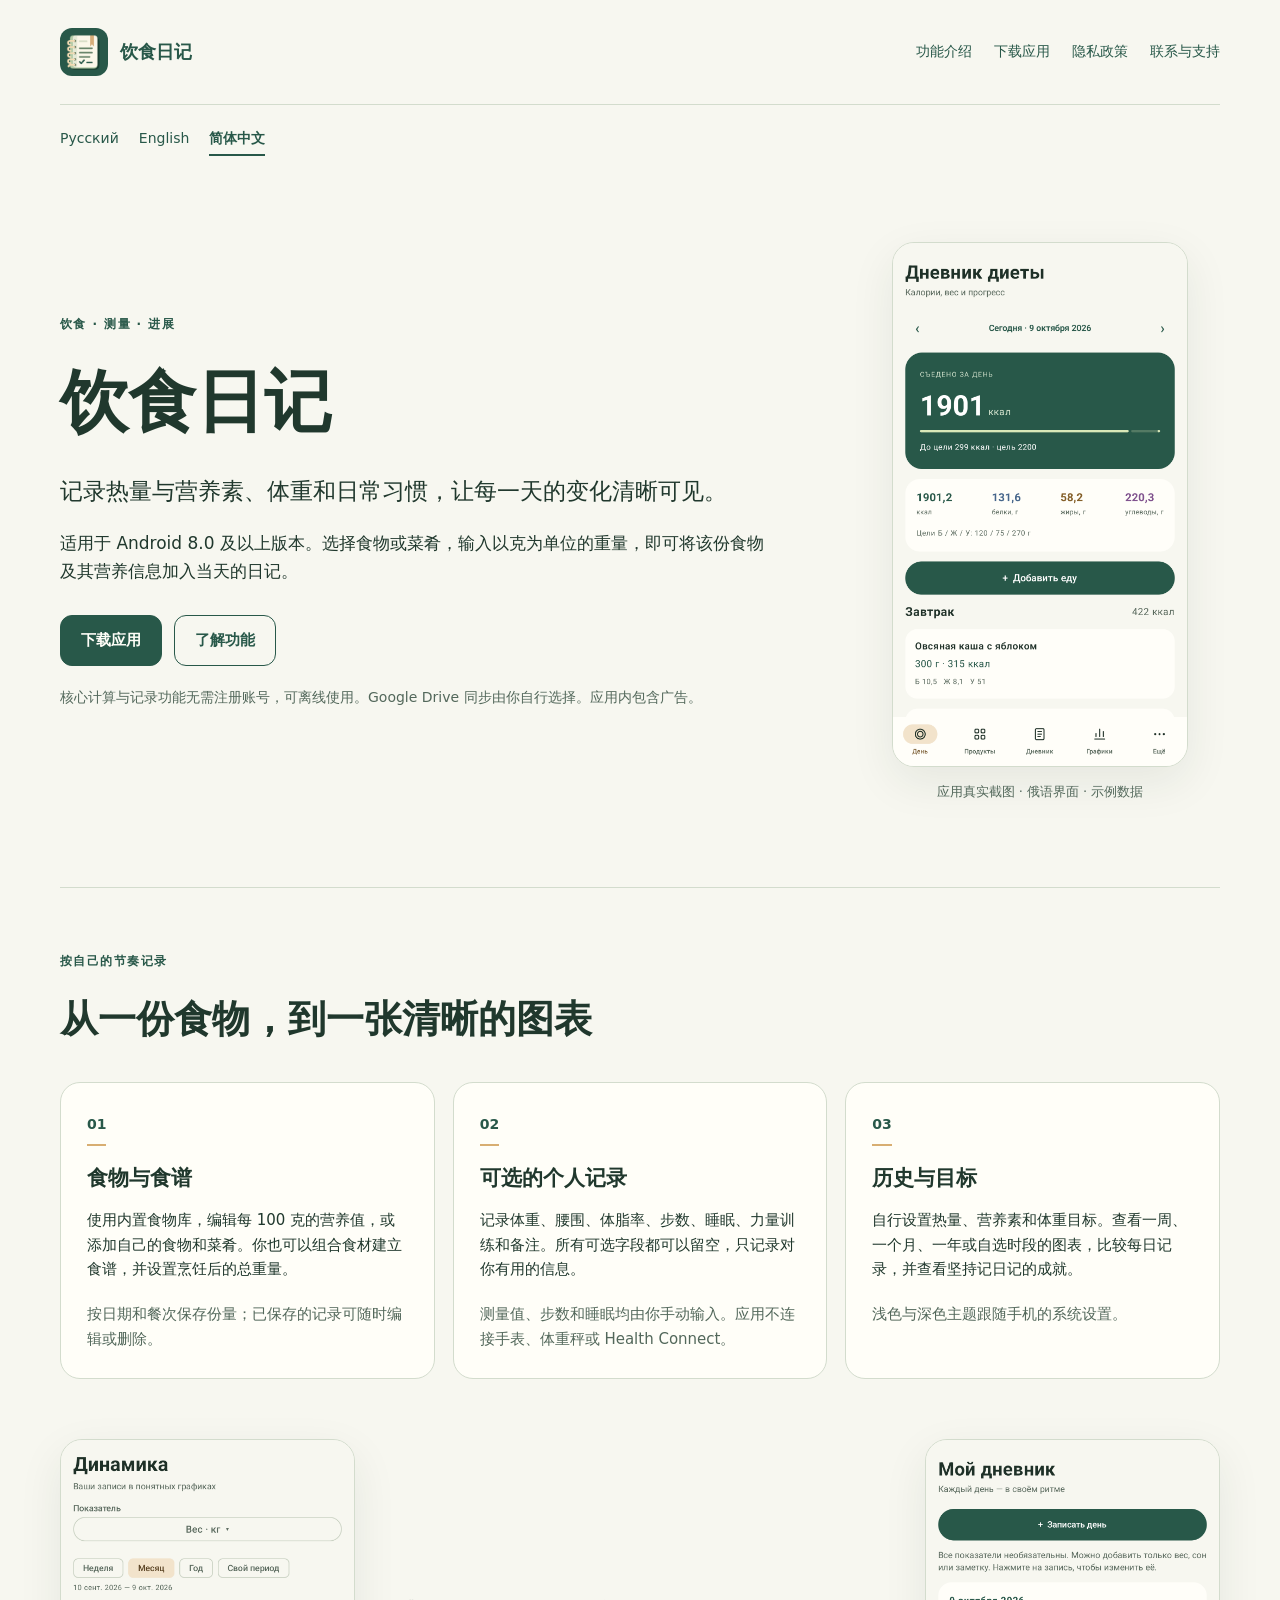
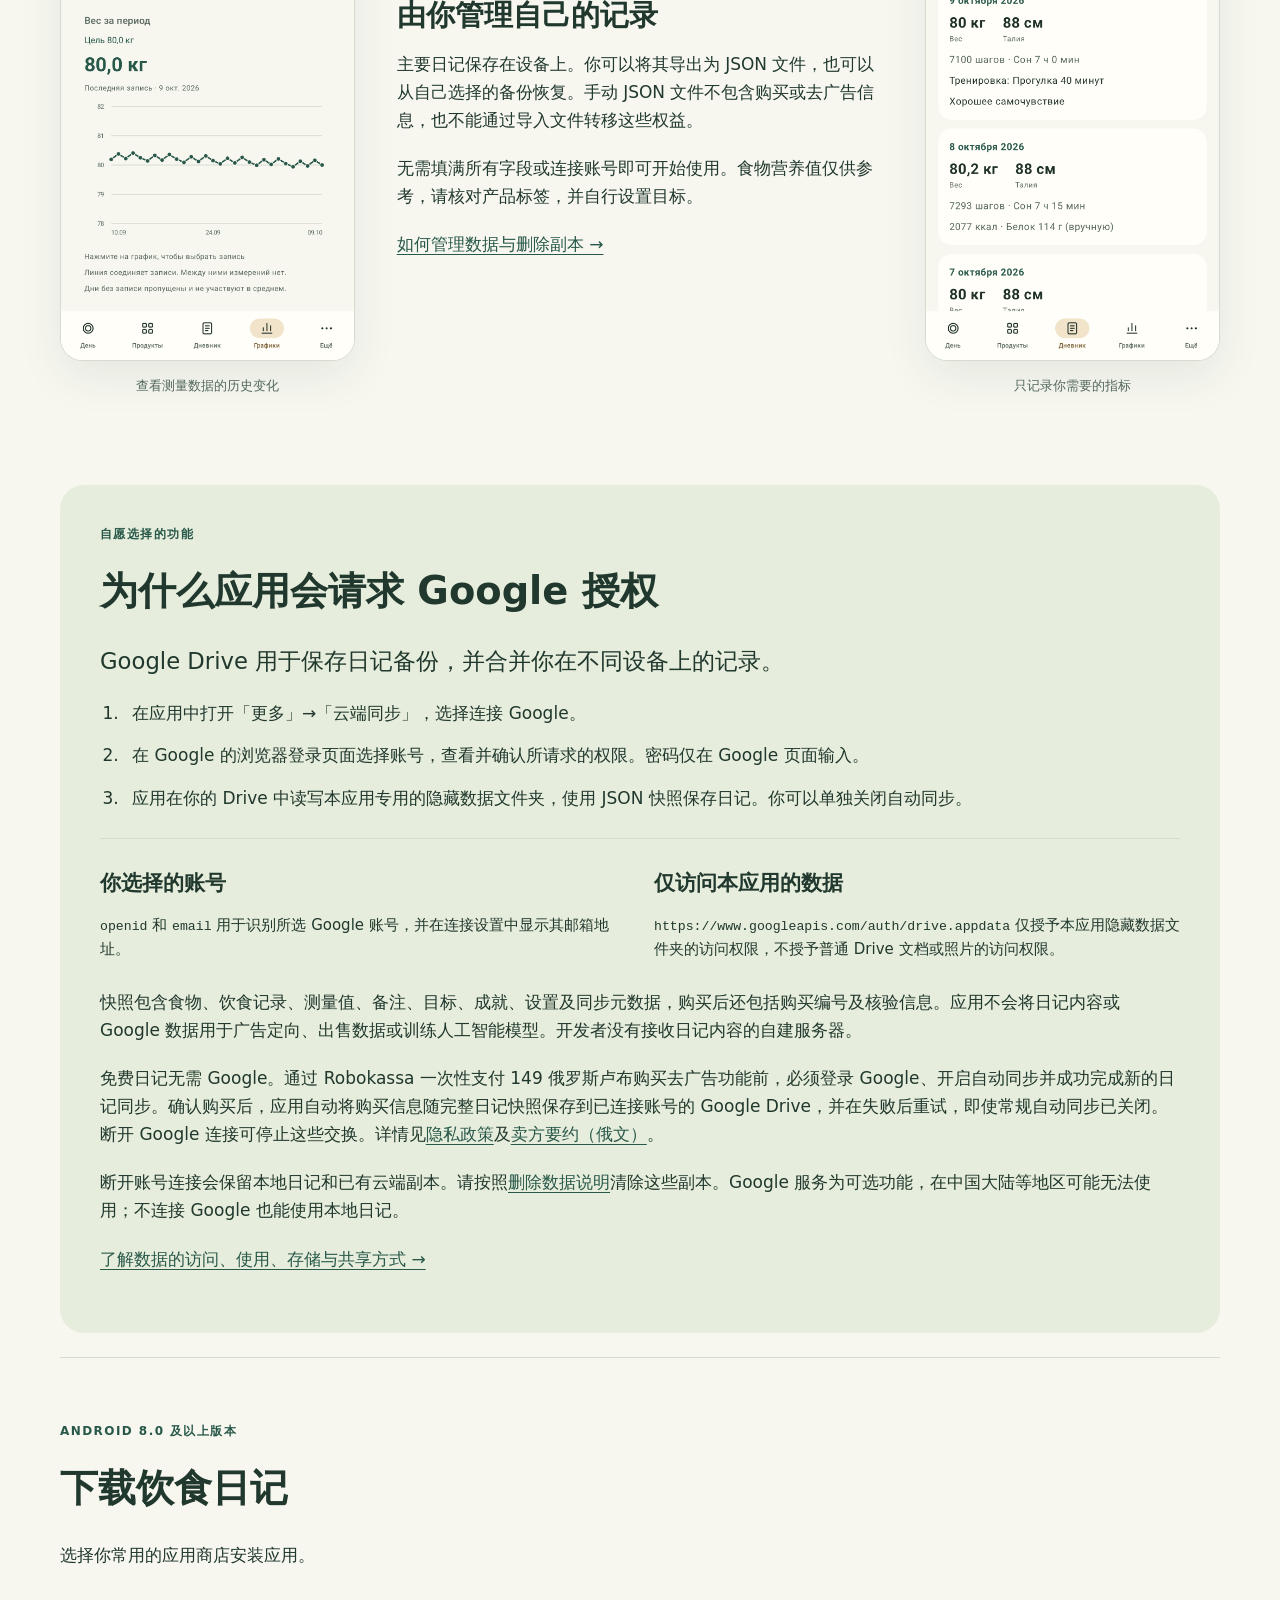
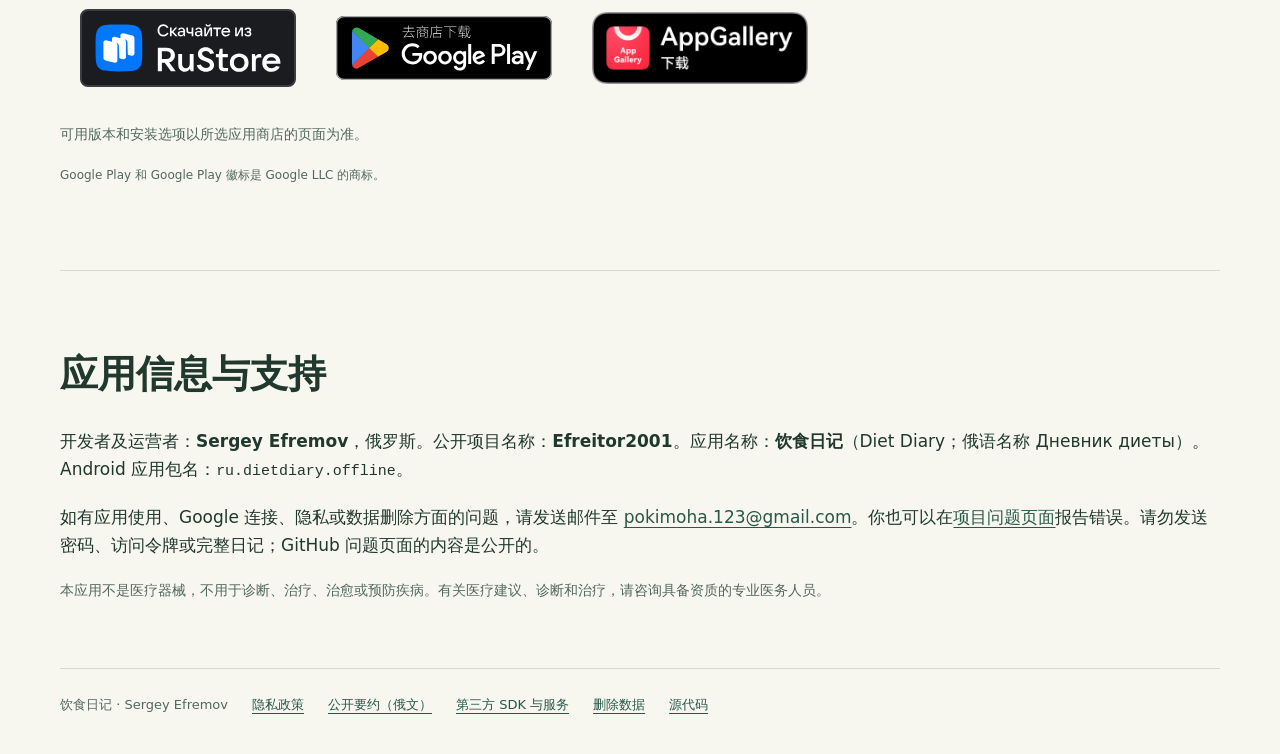
<file: zh-CN/index.html>
<!doctype html>
<html lang="zh-CN">
<head>
<meta charset="utf-8">
<meta name="viewport" content="width=device-width, initial-scale=1">
<meta name="description" content="饮食日记是一款 Android 饮食与体重记录应用，可离线记录热量、营养素和个人测量数据，并可自行选择 Google Drive 云端同步。">
<meta name="theme-color" content="#285849">
<title>饮食日记 — 饮食、测量与进展</title>
<link rel="canonical" href="https://diet.efreitor2001.ru/zh-CN/">
<link rel="alternate" hreflang="ru" href="https://diet.efreitor2001.ru/">
<link rel="alternate" hreflang="en" href="https://diet.efreitor2001.ru/en/">
<link rel="alternate" hreflang="zh-Hans" href="https://diet.efreitor2001.ru/zh-CN/">
<link rel="alternate" hreflang="x-default" href="https://diet.efreitor2001.ru/">
<link rel="icon" type="image/png" href="../assets/app-icon.png">
<link rel="stylesheet" href="../assets/site.css?v=0e50add8ccf5">
</head>
<body>
<a class="skip" href="#main">跳至正文</a>
<header class="header wrap">
  <a class="brand" href="./" aria-label="饮食日记首页"><img src="../assets/app-icon.png" width="48" height="48" alt=""><span>饮食日记</span></a>
  <nav aria-label="主导航"><a href="#features">功能介绍</a><a href="#download">下载应用</a><a href="privacy/index.html">隐私政策</a><a href="#contact">联系与支持</a></nav>
</header>
<nav class="wrap language-switch" aria-label="网站语言"><a href="../" lang="ru" hreflang="ru">Русский</a><a href="../en/" lang="en" hreflang="en">English</a><a href="./" lang="zh-CN" hreflang="zh-Hans" aria-current="page">简体中文</a></nav>
<main id="main" class="wrap">
  <section class="hero" aria-labelledby="app-name">
    <div>
      <p class="eyebrow">饮食 · 测量 · 进展</p>
      <h1 id="app-name">饮食日记</h1>
      <p class="lead">记录热量与营养素、体重和日常习惯，让每一天的变化清晰可见。</p>
      <p>适用于 Android 8.0 及以上版本。选择食物或菜肴，输入以克为单位的重量，即可将该份食物及其营养信息加入当天的日记。</p>
      <div class="actions"><a class="button" href="#download">下载应用</a><a class="button secondary" href="#features">了解功能</a></div>
      <p class="small">核心计算与记录功能无需注册账号，可离线使用。Google Drive 同步由你自行选择。应用内包含广告。</p>
    </div>
    <figure class="hero-screen"><img src="../assets/food-diary.png" width="1080" height="1920" alt="饮食日记的每日热量、营养素和食物份量页面，截图为俄语界面"><figcaption>应用真实截图 · 俄语界面 · 示例数据</figcaption></figure>
  </section>
  <section id="features" class="section" aria-labelledby="features-title">
    <p class="eyebrow">按自己的节奏记录</p>
    <h2 id="features-title">从一份食物，到一张清晰的图表</h2>
    <div class="cards">
      <article class="card"><span class="number">01</span><h3>食物与食谱</h3><p>使用内置食物库，编辑每 100 克的营养值，或添加自己的食物和菜肴。你也可以组合食材建立食谱，并设置烹饪后的总重量。</p><p>按日期和餐次保存份量；已保存的记录可随时编辑或删除。</p></article>
      <article class="card"><span class="number">02</span><h3>可选的个人记录</h3><p>记录体重、腰围、体脂率、步数、睡眠、力量训练和备注。所有可选字段都可以留空，只记录对你有用的信息。</p><p>测量值、步数和睡眠均由你手动输入。应用不连接手表、体重秤或 Health Connect。</p></article>
      <article class="card"><span class="number">03</span><h3>历史与目标</h3><p>自行设置热量、营养素和体重目标。查看一周、一个月、一年或自选时段的图表，比较每日记录，并查看坚持记日记的成就。</p><p>浅色与深色主题跟随手机的系统设置。</p></article>
    </div>
    <div class="showcase">
      <figure><img src="../assets/weight-chart.png" width="1080" height="1920" loading="lazy" alt="以图表显示月度体重变化，截图为俄语界面"><figcaption>查看测量数据的历史变化</figcaption></figure>
      <div><h3>由你管理自己的记录</h3><p>主要日记保存在设备上。你可以将其导出为 JSON 文件，也可以从自己选择的备份恢复。手动 JSON 文件不包含购买或去广告信息，也不能通过导入文件转移这些权益。</p><p>无需填满所有字段或连接账号即可开始使用。食物营养值仅供参考，请核对产品标签，并自行设置目标。</p><a href="privacy/data-deletion.html">如何管理数据与删除副本 →</a></div>
      <figure><img src="../assets/measurements.png" width="1080" height="1920" loading="lazy" alt="可选的体重、睡眠与活动记录，截图为俄语界面"><figcaption>只记录你需要的指标</figcaption></figure>
    </div>
  </section>
  <section id="google" class="section cloud" aria-labelledby="google-title">
    <p class="eyebrow">自愿选择的功能</p>
    <h2 id="google-title">为什么应用会请求 Google 授权</h2>
    <p class="lead">Google Drive 用于保存日记备份，并合并你在不同设备上的记录。</p>
    <ol class="steps"><li>在应用中打开「更多」→「云端同步」，选择连接 Google。</li><li>在 Google 的浏览器登录页面选择账号，查看并确认所请求的权限。密码仅在 Google 页面输入。</li><li>应用在你的 Drive 中读写本应用专用的隐藏数据文件夹，使用 JSON 快照保存日记。你可以单独关闭自动同步。</li></ol>
    <div class="permissions"><article><h3>你选择的账号</h3><p><code>openid</code> 和 <code>email</code> 用于识别所选 Google 账号，并在连接设置中显示其邮箱地址。</p></article><article><h3>仅访问本应用的数据</h3><p><code>https://www.googleapis.com/auth/drive.appdata</code> 仅授予本应用隐藏数据文件夹的访问权限，不授予普通 Drive 文档或照片的访问权限。</p></article></div>
    <p>快照包含食物、饮食记录、测量值、备注、目标、成就、设置及同步元数据，购买后还包括购买编号及核验信息。应用不会将日记内容或 Google 数据用于广告定向、出售数据或训练人工智能模型。开发者没有接收日记内容的自建服务器。</p>
<p>免费日记无需 Google。通过 Robokassa 一次性支付 149 俄罗斯卢布购买去广告功能前，必须登录 Google、开启自动同步并成功完成新的日记同步。确认购买后，应用自动将购买信息随完整日记快照保存到已连接账号的 Google Drive，并在失败后重试，即使常规自动同步已关闭。断开 Google 连接可停止这些交换。详情见<a href="privacy/#payments">隐私政策</a>及<a href="../offer/" lang="ru">卖方要约（俄文）</a>。</p>
    <p>断开账号连接会保留本地日记和已有云端副本。请按照<a href="privacy/data-deletion.html">删除数据说明</a>清除这些副本。Google 服务为可选功能，在中国大陆等地区可能无法使用；不连接 Google 也能使用本地日记。</p>
    <p><a href="privacy/index.html">了解数据的访问、使用、存储与共享方式 →</a></p>
  </section>
  <section id="download" class="section" aria-labelledby="download-title">
    <p class="eyebrow">Android 8.0 及以上版本</p>
    <h2 id="download-title">下载饮食日记</h2>
    <p>选择你常用的应用商店安装应用。</p>
    <div class="download-options">
      <a class="store-badge" href="https://www.rustore.ru/catalog/app/ru.dietdiary.offline"><img src="../assets/store-badges/rustore.svg" width="216" height="78" alt="从 RuStore 下载" loading="lazy" decoding="async"></a>
      <a class="store-badge" href="https://play.google.com/store/apps/details?id=ru.dietdiary.offline"><img src="../assets/store-badges/google-play-zh-CN.svg" width="216" height="64" alt="在 Google Play 下载" loading="lazy" decoding="async"></a>
      <a class="store-badge" href="https://appgallery.huawei.com/app/C119289017"><img src="../assets/store-badges/appgallery-zh-CN.png" width="216" height="72" alt="在 AppGallery 下载" loading="lazy" decoding="async"></a>
    </div>
    <p class="small">可用版本和安装选项以所选应用商店的页面为准。</p>
    <p class="small store-attribution">Google Play 和 Google Play 徽标是 Google LLC 的商标。</p>
  </section>
  <section id="contact" class="section contact" aria-labelledby="contact-title">
    <h2 id="contact-title">应用信息与支持</h2>
    <p>开发者及运营者：<strong>Sergey Efremov</strong>，俄罗斯。公开项目名称：<strong>Efreitor2001</strong>。应用名称：<strong>饮食日记</strong>（Diet Diary；俄语名称 <span lang="ru">Дневник диеты</span>）。Android 应用包名：<code>ru.dietdiary.offline</code>。</p>
    <p>如有应用使用、Google 连接、隐私或数据删除方面的问题，请发送邮件至 <a href="mailto:pokimoha.123@gmail.com">pokimoha.123@gmail.com</a>。你也可以在<a href="https://github.com/Efreitor2001/kkalcal/issues">项目问题页面</a>报告错误。请勿发送密码、访问令牌或完整日记；GitHub 问题页面的内容是公开的。</p>
    <p class="small">本应用不是医疗器械，不用于诊断、治疗、治愈或预防疾病。有关医疗建议、诊断和治疗，请咨询具备资质的专业医务人员。</p>
  </section>
</main>
<footer class="wrap footer"><span>饮食日记 · Sergey Efremov</span><a href="privacy/index.html">隐私政策</a><a href="../offer/" lang="ru">公开要约（俄文）</a><a href="privacy/third-party.html">第三方 SDK 与服务</a><a href="privacy/data-deletion.html">删除数据</a><a href="https://github.com/Efreitor2001/kkalcal">源代码</a></footer>
</body>
</html>
</file>
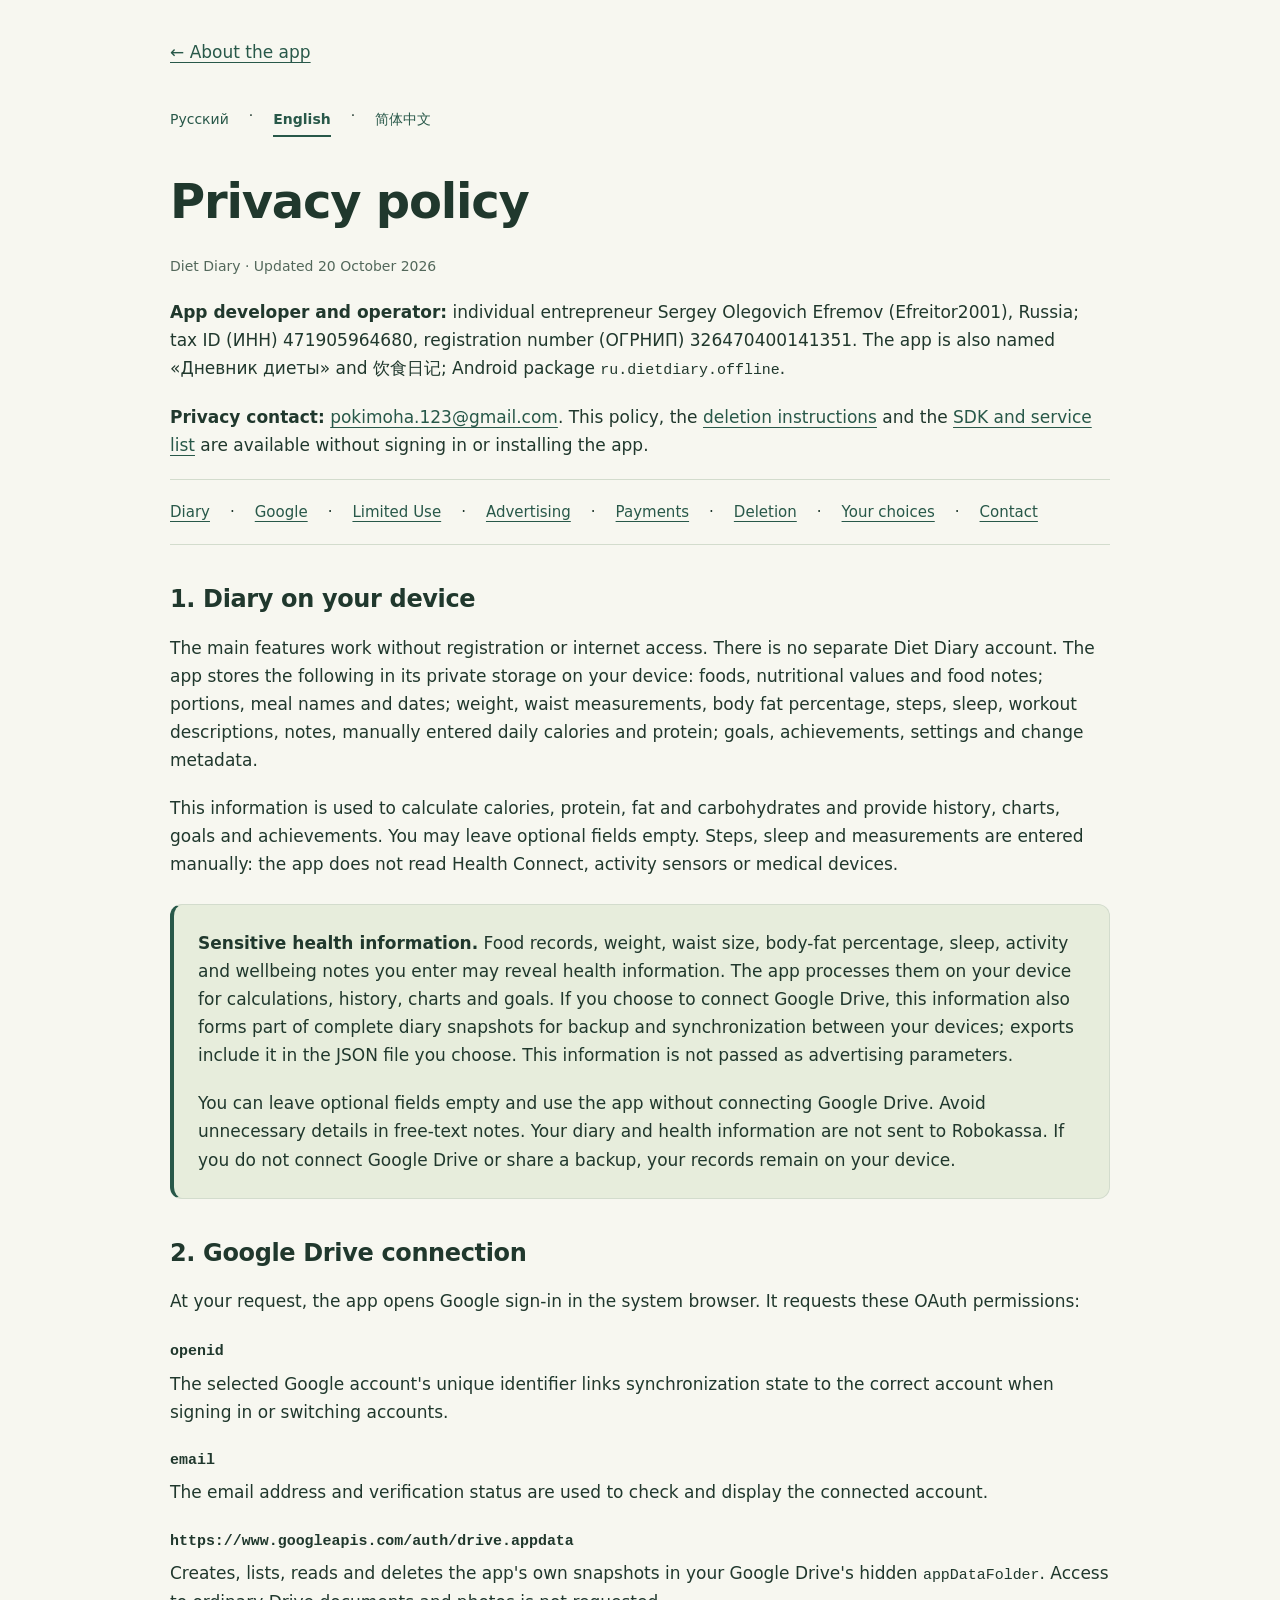
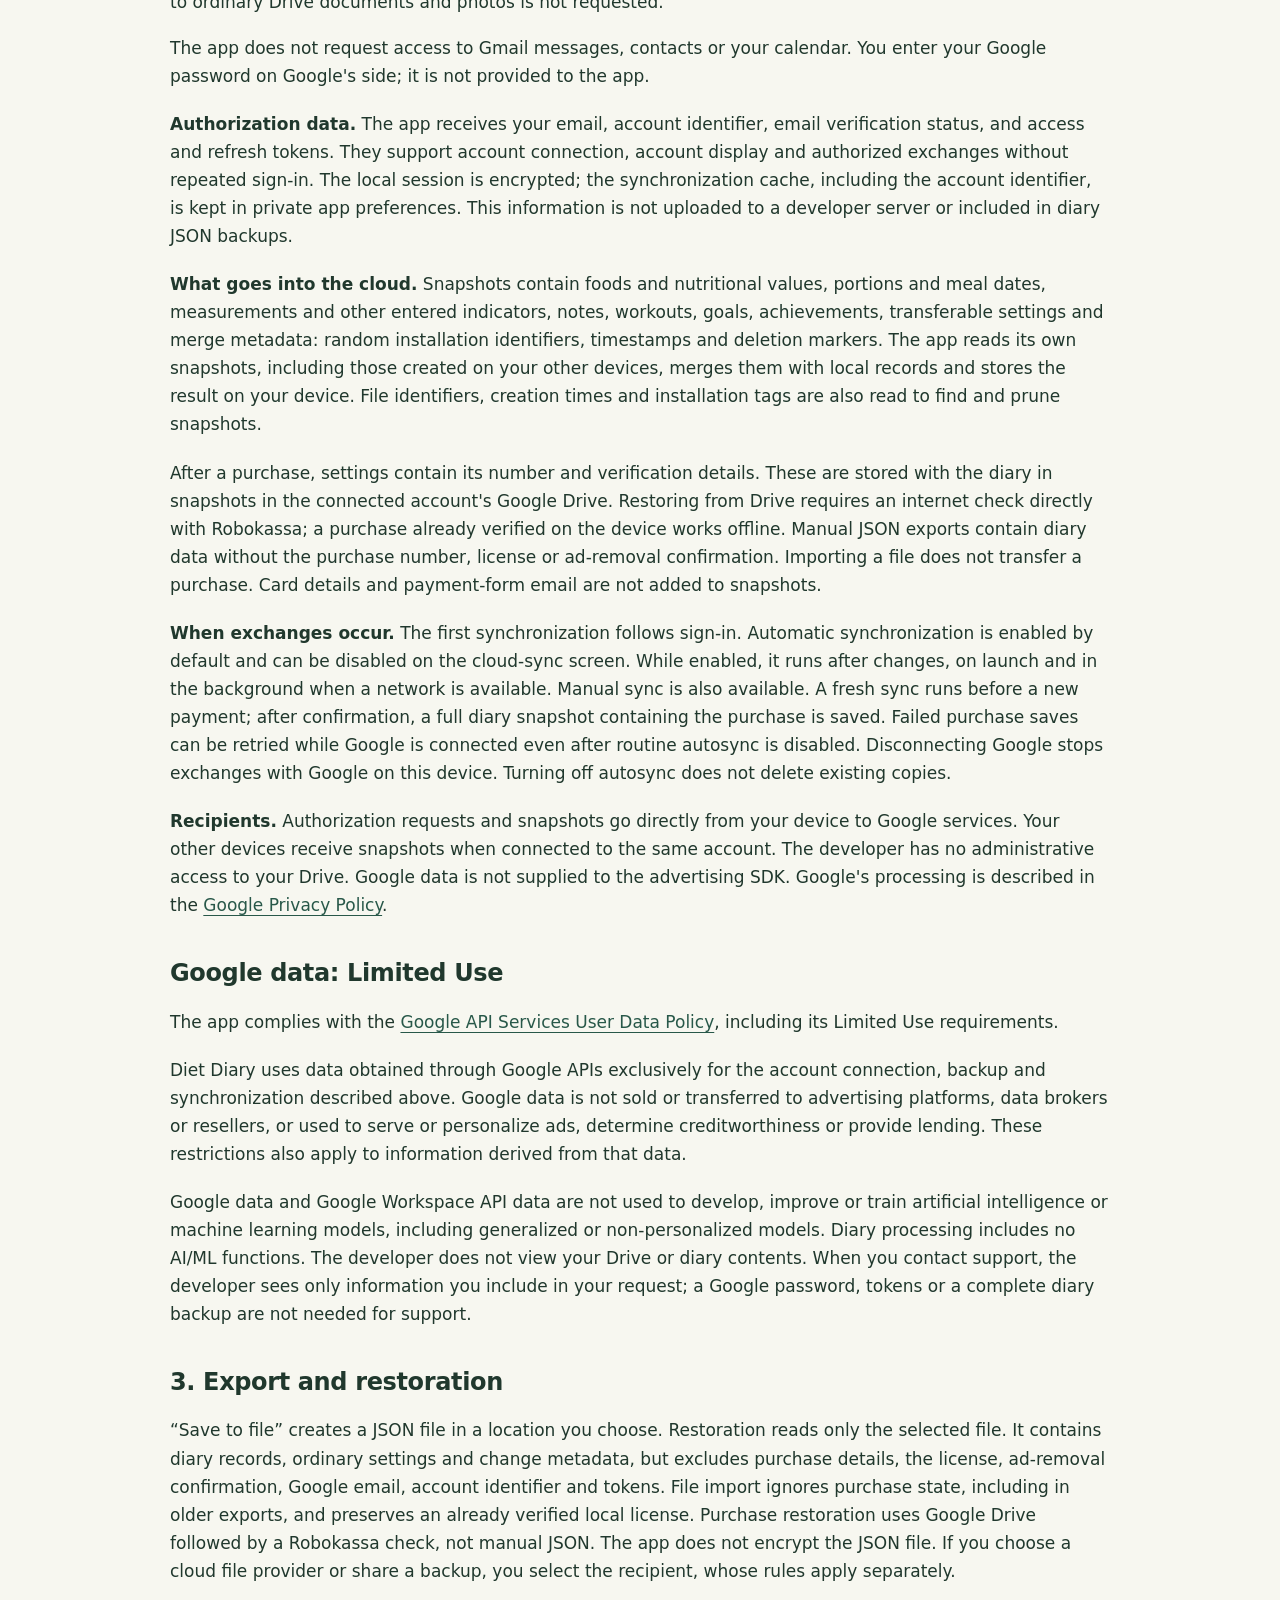
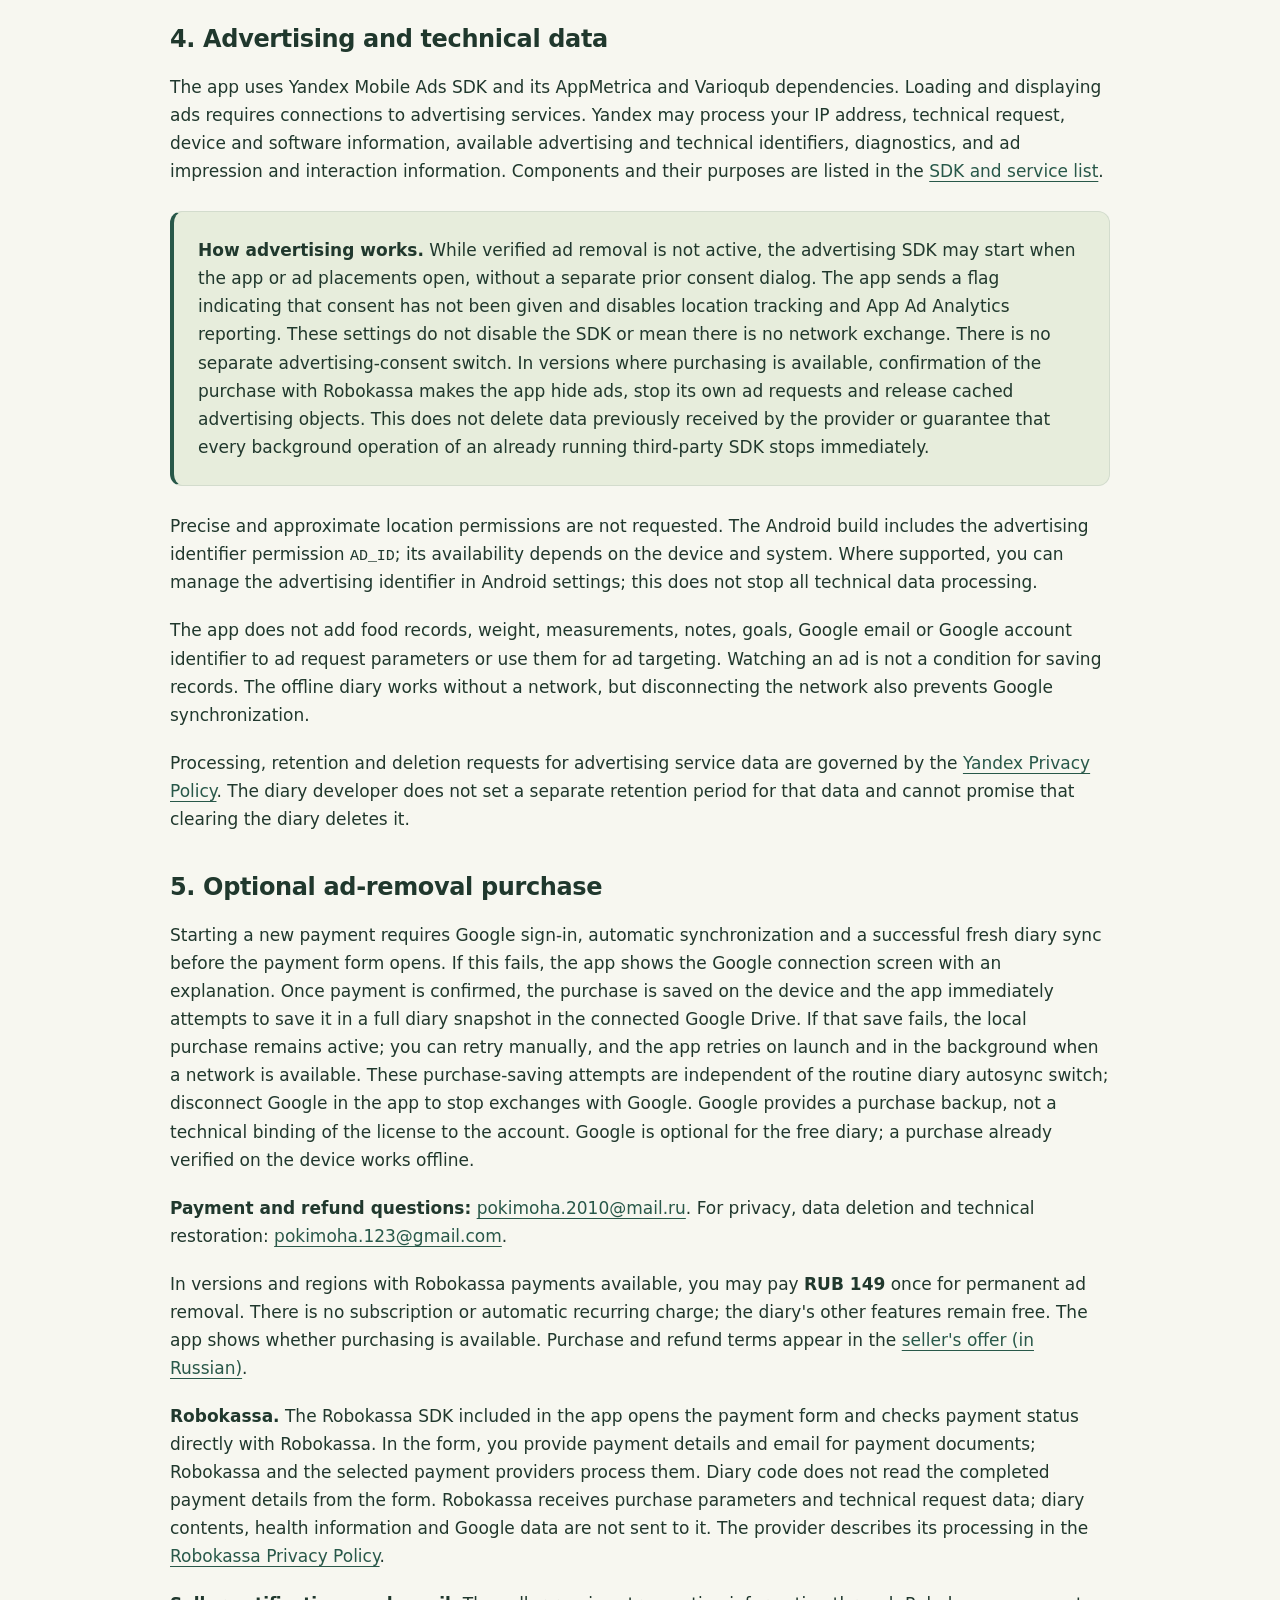
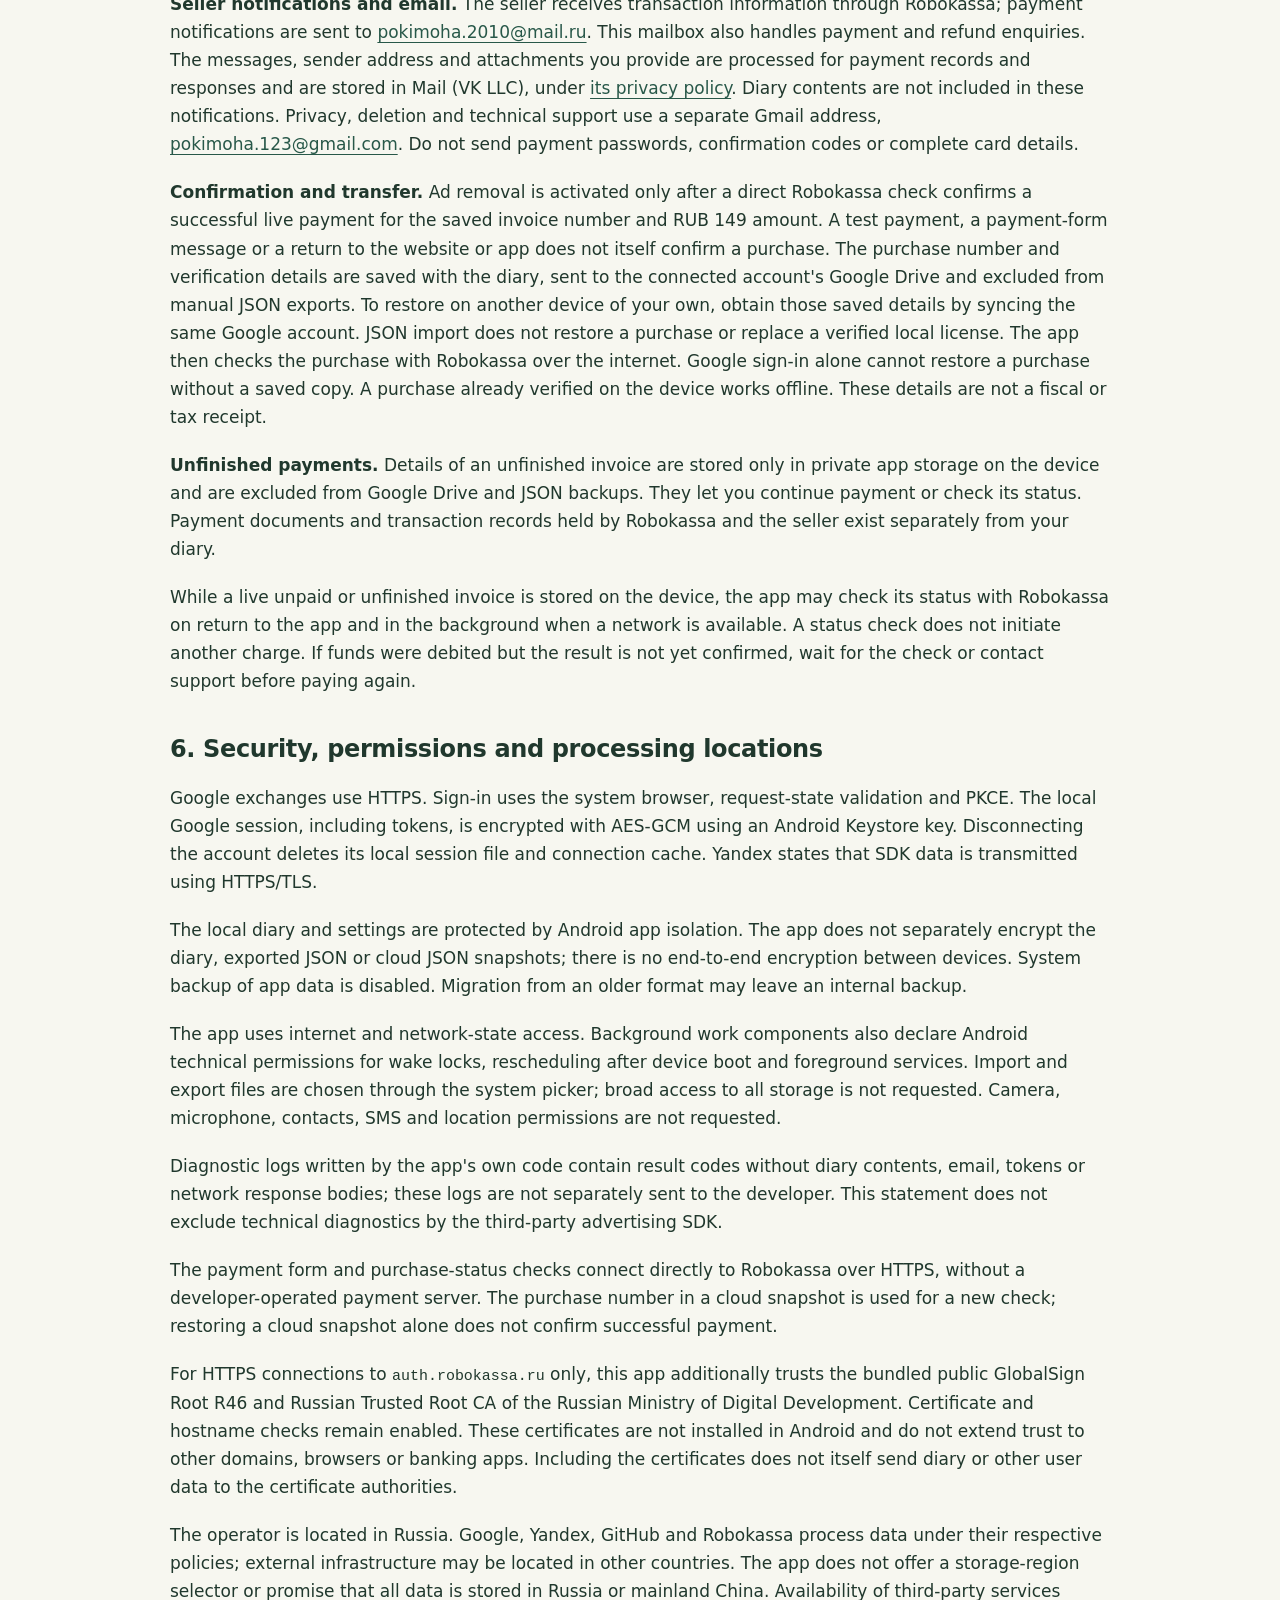
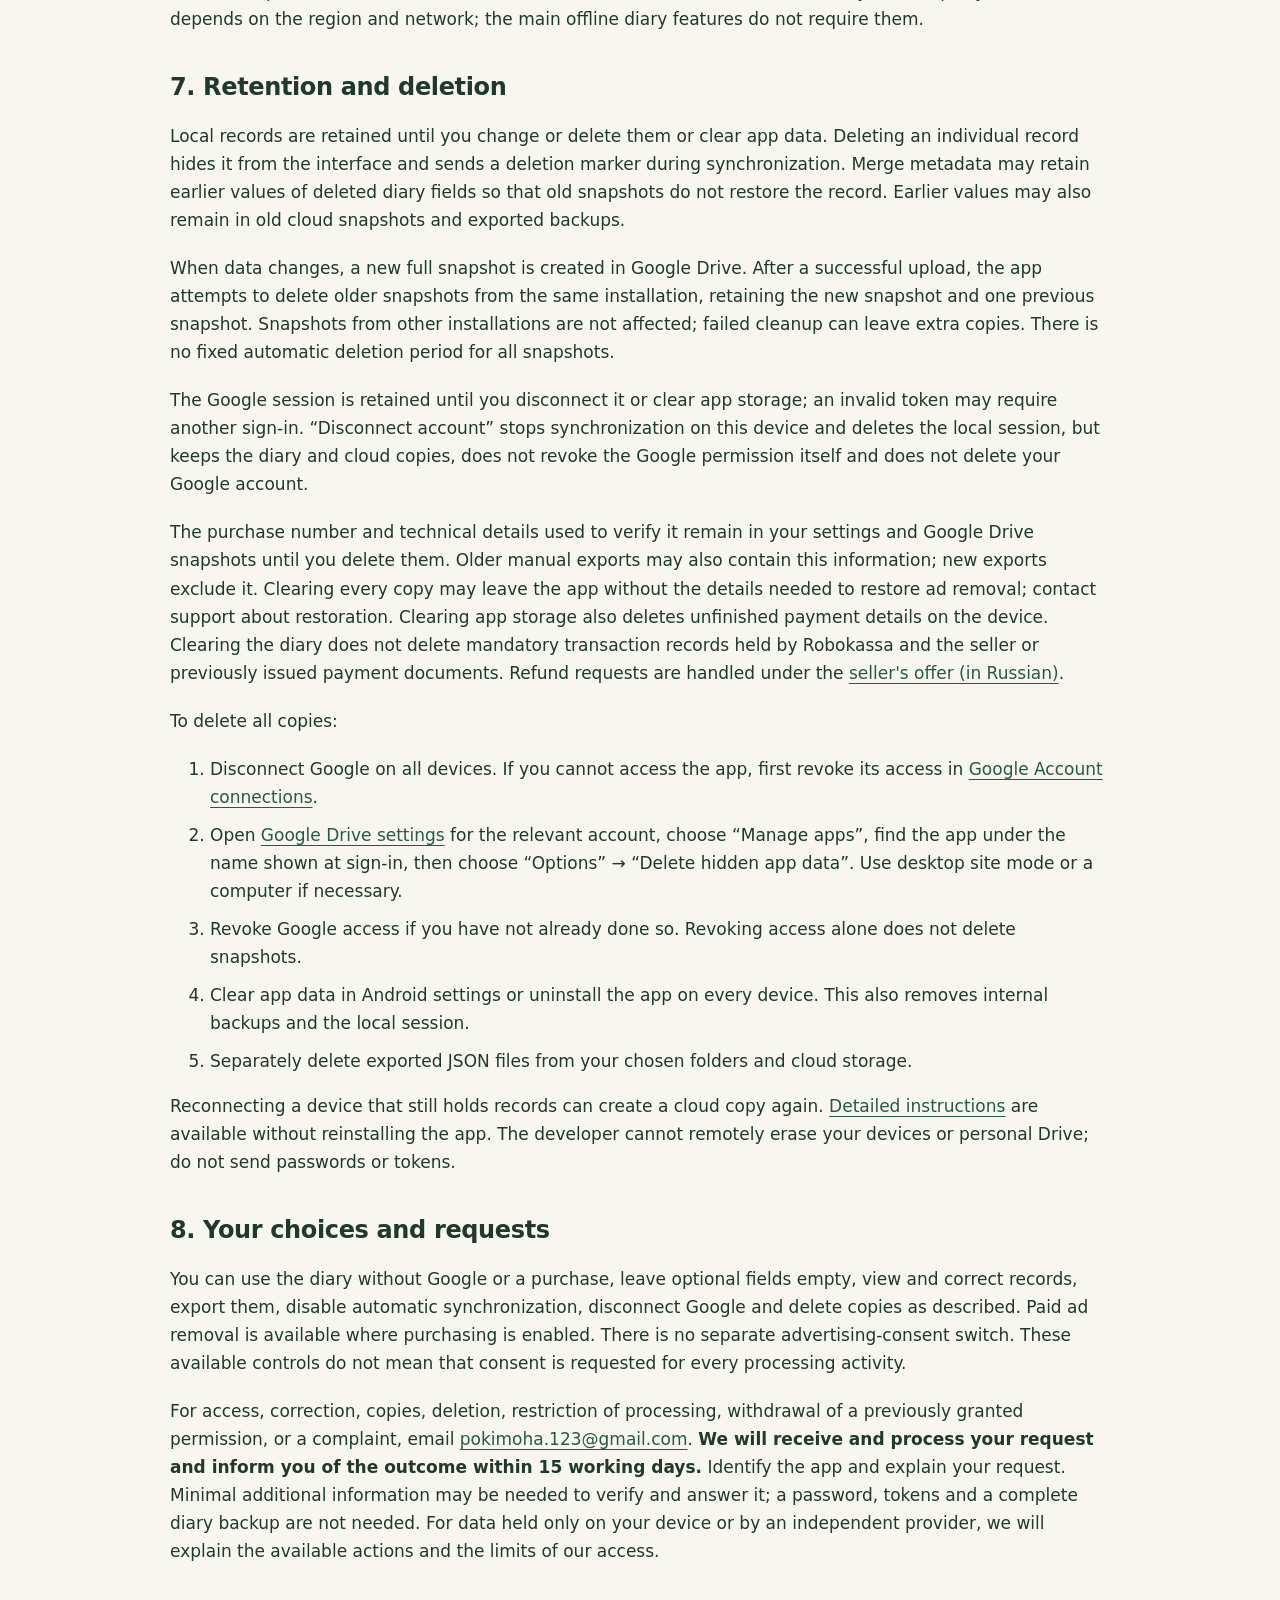
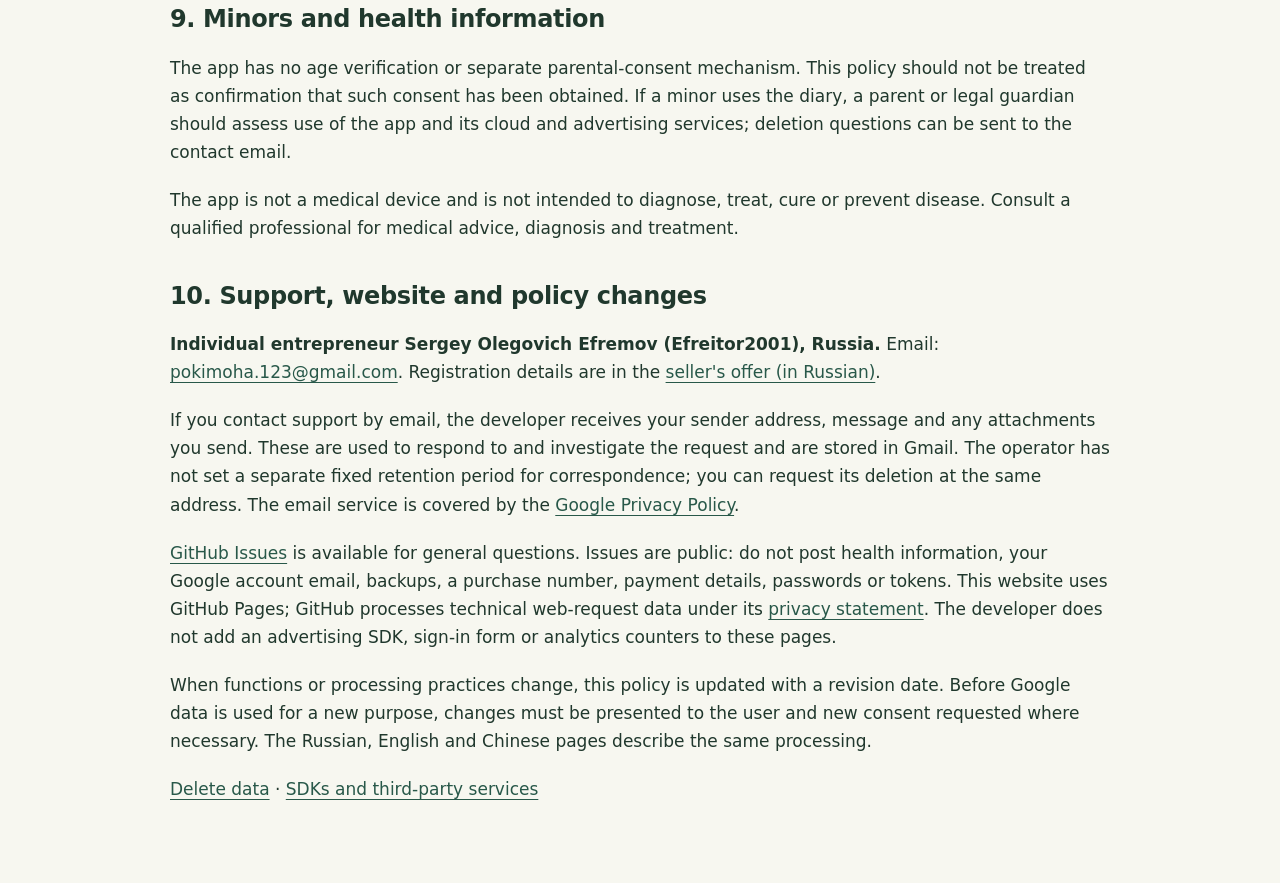
<file: en/privacy/index.html>
<!doctype html>
<html lang="en">
<head>
<meta charset="utf-8">
<meta name="viewport" content="width=device-width, initial-scale=1">
<meta name="description" content="How Diet Diary handles data: on-device storage, Google Drive, advertising, optional payments, SDKs, your choices and deletion.">
<title>Privacy policy — Diet Diary</title>
<link rel="canonical" href="https://diet.efreitor2001.ru/en/privacy/">
<link rel="alternate" hreflang="ru" href="https://diet.efreitor2001.ru/privacy/">
<link rel="alternate" hreflang="en" href="https://diet.efreitor2001.ru/en/privacy/">
<link rel="alternate" hreflang="zh-Hans" href="https://diet.efreitor2001.ru/zh-CN/privacy/">
<link rel="alternate" hreflang="x-default" href="https://diet.efreitor2001.ru/privacy/">
<link rel="icon" href="../../assets/app-icon.png" type="image/png">
<link rel="stylesheet" href="../../assets/site.css">
</head>
<body>
<main class="legal wrap">
<p><a href="../">← About the app</a></p>
<nav class="language-switch" aria-label="Language"><a href="../../privacy/" lang="ru" hreflang="ru">Русский</a> · <a href="../../en/privacy/" lang="en" hreflang="en" aria-current="page">English</a> · <a href="../../zh-CN/privacy/" lang="zh-CN" hreflang="zh-Hans">简体中文</a></nav>

<h1>Privacy policy</h1>
<p class="meta">Diet Diary · Updated <time datetime="2026-10-20">20 October 2026</time></p>
<p><strong>App developer and operator:</strong> individual entrepreneur Sergey Olegovich Efremov (Efreitor2001), Russia; tax ID (ИНН) 471905964680, registration number (ОГРНИП) 326470400141351. The app is also named <span lang="ru">«Дневник диеты»</span> and <span lang="zh-CN">饮食日记</span>; Android package <code>ru.dietdiary.offline</code>.</p>
<p><strong>Privacy contact:</strong> <a href="mailto:pokimoha.123@gmail.com">pokimoha.123@gmail.com</a>. This policy, the <a href="./data-deletion.html">deletion instructions</a> and the <a href="./third-party.html">SDK and service list</a> are available without signing in or installing the app.</p>
<nav class="toc" aria-label="Policy sections"><a href="#local-data">Diary</a> · <a href="#google-data">Google</a> · <a href="#limited-use">Limited Use</a> · <a href="#ads">Advertising</a> · <a href="#payments">Payments</a> · <a href="#deletion">Deletion</a> · <a href="#rights">Your choices</a> · <a href="#contact">Contact</a></nav>
<section aria-labelledby="local-data">
<h2 id="local-data">1. Diary on your device</h2>
<p>The main features work without registration or internet access. There is no separate Diet Diary account. The app stores the following in its private storage on your device: foods, nutritional values and food notes; portions, meal names and dates; weight, waist measurements, body fat percentage, steps, sleep, workout descriptions, notes, manually entered daily calories and protein; goals, achievements, settings and change metadata.</p>
<p>This information is used to calculate calories, protein, fat and carbohydrates and provide history, charts, goals and achievements. You may leave optional fields empty. Steps, sleep and measurements are entered manually: the app does not read Health Connect, activity sensors or medical devices.</p>
<div class="notice"><p><strong>Sensitive health information.</strong> Food records, weight, waist size, body-fat percentage, sleep, activity and wellbeing notes you enter may reveal health information. The app processes them on your device for calculations, history, charts and goals. If you choose to connect Google Drive, this information also forms part of complete diary snapshots for backup and synchronization between your devices; exports include it in the JSON file you choose. This information is not passed as advertising parameters.</p><p>You can leave optional fields empty and use the app without connecting Google Drive. Avoid unnecessary details in free-text notes. Your diary and health information are not sent to Robokassa. If you do not connect Google Drive or share a backup, your records remain on your device.</p></div>
</section>
<section aria-labelledby="google-data">
<h2 id="google-data">2. Google Drive connection</h2>
<p>At your request, the app opens Google sign-in in the system browser. It requests these OAuth permissions:</p>
<dl>
<dt><code>openid</code></dt><dd>The selected Google account's unique identifier links synchronization state to the correct account when signing in or switching accounts.</dd>
<dt><code>email</code></dt><dd>The email address and verification status are used to check and display the connected account.</dd>
<dt><code>https://www.googleapis.com/auth/drive.appdata</code></dt><dd>Creates, lists, reads and deletes the app's own snapshots in your Google Drive's hidden <code>appDataFolder</code>. Access to ordinary Drive documents and photos is not requested.</dd>
</dl>
<p>The app does not request access to Gmail messages, contacts or your calendar. You enter your Google password on Google's side; it is not provided to the app.</p>
<p><strong>Authorization data.</strong> The app receives your email, account identifier, email verification status, and access and refresh tokens. They support account connection, account display and authorized exchanges without repeated sign-in. The local session is encrypted; the synchronization cache, including the account identifier, is kept in private app preferences. This information is not uploaded to a developer server or included in diary JSON backups.</p>
<p><strong>What goes into the cloud.</strong> Snapshots contain foods and nutritional values, portions and meal dates, measurements and other entered indicators, notes, workouts, goals, achievements, transferable settings and merge metadata: random installation identifiers, timestamps and deletion markers. The app reads its own snapshots, including those created on your other devices, merges them with local records and stores the result on your device. File identifiers, creation times and installation tags are also read to find and prune snapshots.</p>
<p>After a purchase, settings contain its number and verification details. These are stored with the diary in snapshots in the connected account's Google Drive. Restoring from Drive requires an internet check directly with Robokassa; a purchase already verified on the device works offline. Manual JSON exports contain diary data without the purchase number, license or ad-removal confirmation. Importing a file does not transfer a purchase. Card details and payment-form email are not added to snapshots.</p>
<p><strong>When exchanges occur.</strong> The first synchronization follows sign-in. Automatic synchronization is enabled by default and can be disabled on the cloud-sync screen. While enabled, it runs after changes, on launch and in the background when a network is available. Manual sync is also available. A fresh sync runs before a new payment; after confirmation, a full diary snapshot containing the purchase is saved. Failed purchase saves can be retried while Google is connected even after routine autosync is disabled. Disconnecting Google stops exchanges with Google on this device. Turning off autosync does not delete existing copies.</p>
<p><strong>Recipients.</strong> Authorization requests and snapshots go directly from your device to Google services. Your other devices receive snapshots when connected to the same account. The developer has no administrative access to your Drive. Google data is not supplied to the advertising SDK. Google's processing is described in the <a href="https://policies.google.com/privacy?hl=en">Google Privacy Policy</a>.</p>
</section>
<section aria-labelledby="limited-use">
<h2 id="limited-use">Google data: Limited Use</h2>
<p>The app complies with the <a href="https://developers.google.com/terms/api-services-user-data-policy">Google API Services User Data Policy</a>, including its Limited Use requirements.</p>
<p>Diet Diary uses data obtained through Google APIs exclusively for the account connection, backup and synchronization described above. Google data is not sold or transferred to advertising platforms, data brokers or resellers, or used to serve or personalize ads, determine creditworthiness or provide lending. These restrictions also apply to information derived from that data.</p>
<p>Google data and Google Workspace API data are not used to develop, improve or train artificial intelligence or machine learning models, including generalized or non-personalized models. Diary processing includes no AI/ML functions. The developer does not view your Drive or diary contents. When you contact support, the developer sees only information you include in your request; a Google password, tokens or a complete diary backup are not needed for support.</p>
</section>
<section aria-labelledby="files">
<h2 id="files">3. Export and restoration</h2>
<p>“Save to file” creates a JSON file in a location you choose. Restoration reads only the selected file. It contains diary records, ordinary settings and change metadata, but excludes purchase details, the license, ad-removal confirmation, Google email, account identifier and tokens. File import ignores purchase state, including in older exports, and preserves an already verified local license. Purchase restoration uses Google Drive followed by a Robokassa check, not manual JSON. The app does not encrypt the JSON file. If you choose a cloud file provider or share a backup, you select the recipient, whose rules apply separately.</p>
</section>
<section aria-labelledby="ads">
<h2 id="ads">4. Advertising and technical data</h2>
<p>The app uses Yandex Mobile Ads SDK and its AppMetrica and Varioqub dependencies. Loading and displaying ads requires connections to advertising services. Yandex may process your IP address, technical request, device and software information, available advertising and technical identifiers, diagnostics, and ad impression and interaction information. Components and their purposes are listed in the <a href="./third-party.html#yandex">SDK and service list</a>.</p>
<div class="notice"><p><strong>How advertising works.</strong> While verified ad removal is not active, the advertising SDK may start when the app or ad placements open, without a separate prior consent dialog. The app sends a flag indicating that consent has not been given and disables location tracking and App Ad Analytics reporting. These settings do not disable the SDK or mean there is no network exchange. There is no separate advertising-consent switch. In versions where purchasing is available, confirmation of the purchase with Robokassa makes the app hide ads, stop its own ad requests and release cached advertising objects. This does not delete data previously received by the provider or guarantee that every background operation of an already running third-party SDK stops immediately.</p></div>
<p>Precise and approximate location permissions are not requested. The Android build includes the advertising identifier permission <code>AD_ID</code>; its availability depends on the device and system. Where supported, you can manage the advertising identifier in Android settings; this does not stop all technical data processing.</p>
<p>The app does not add food records, weight, measurements, notes, goals, Google email or Google account identifier to ad request parameters or use them for ad targeting. Watching an ad is not a condition for saving records. The offline diary works without a network, but disconnecting the network also prevents Google synchronization.</p>
<p>Processing, retention and deletion requests for advertising service data are governed by the <a href="https://yandex.com/legal/confidential/en/">Yandex Privacy Policy</a>. The diary developer does not set a separate retention period for that data and cannot promise that clearing the diary deletes it.</p>
</section>
<section aria-labelledby="payments">
<h2 id="payments">5. Optional ad-removal purchase</h2>
<p>Starting a new payment requires Google sign-in, automatic synchronization and a successful fresh diary sync before the payment form opens. If this fails, the app shows the Google connection screen with an explanation. Once payment is confirmed, the purchase is saved on the device and the app immediately attempts to save it in a full diary snapshot in the connected Google Drive. If that save fails, the local purchase remains active; you can retry manually, and the app retries on launch and in the background when a network is available. These purchase-saving attempts are independent of the routine diary autosync switch; disconnect Google in the app to stop exchanges with Google. Google provides a purchase backup, not a technical binding of the license to the account. Google is optional for the free diary; a purchase already verified on the device works offline.</p>
<p><strong>Payment and refund questions:</strong> <a href="mailto:pokimoha.2010@mail.ru">pokimoha.2010@mail.ru</a>. For privacy, data deletion and technical restoration: <a href="mailto:pokimoha.123@gmail.com">pokimoha.123@gmail.com</a>.</p>
<p>In versions and regions with Robokassa payments available, you may pay <strong>RUB 149</strong> once for permanent ad removal. There is no subscription or automatic recurring charge; the diary's other features remain free. The app shows whether purchasing is available. Purchase and refund terms appear in the <a href="https://diet.efreitor2001.ru/offer/">seller's offer (in Russian)</a>.</p>
<p><strong>Robokassa.</strong> The Robokassa SDK included in the app opens the payment form and checks payment status directly with Robokassa. In the form, you provide payment details and email for payment documents; Robokassa and the selected payment providers process them. Diary code does not read the completed payment details from the form. Robokassa receives purchase parameters and technical request data; diary contents, health information and Google data are not sent to it. The provider describes its processing in the <a href="https://robokassa.com/privacy-policy/">Robokassa Privacy Policy</a>.</p>
<p><strong>Seller notifications and email.</strong> The seller receives transaction information through Robokassa; payment notifications are sent to <a href="mailto:pokimoha.2010@mail.ru">pokimoha.2010@mail.ru</a>. This mailbox also handles payment and refund enquiries. The messages, sender address and attachments you provide are processed for payment records and responses and are stored in Mail (VK LLC), under <a href="https://help.mail.ru/legal/terms/mail/privacy/">its privacy policy</a>. Diary contents are not included in these notifications. Privacy, deletion and technical support use a separate Gmail address, <a href="mailto:pokimoha.123@gmail.com">pokimoha.123@gmail.com</a>. Do not send payment passwords, confirmation codes or complete card details.</p>
<p><strong>Confirmation and transfer.</strong> Ad removal is activated only after a direct Robokassa check confirms a successful live payment for the saved invoice number and RUB 149 amount. A test payment, a payment-form message or a return to the website or app does not itself confirm a purchase. The purchase number and verification details are saved with the diary, sent to the connected account's Google Drive and excluded from manual JSON exports. To restore on another device of your own, obtain those saved details by syncing the same Google account. JSON import does not restore a purchase or replace a verified local license. The app then checks the purchase with Robokassa over the internet. Google sign-in alone cannot restore a purchase without a saved copy. A purchase already verified on the device works offline. These details are not a fiscal or tax receipt.</p>
<p><strong>Unfinished payments.</strong> Details of an unfinished invoice are stored only in private app storage on the device and are excluded from Google Drive and JSON backups. They let you continue payment or check its status. Payment documents and transaction records held by Robokassa and the seller exist separately from your diary.</p>
<p>While a live unpaid or unfinished invoice is stored on the device, the app may check its status with Robokassa on return to the app and in the background when a network is available. A status check does not initiate another charge. If funds were debited but the result is not yet confirmed, wait for the check or contact support before paying again.</p>
</section>
<section aria-labelledby="security">
<h2 id="security">6. Security, permissions and processing locations</h2>
<p>Google exchanges use HTTPS. Sign-in uses the system browser, request-state validation and PKCE. The local Google session, including tokens, is encrypted with AES-GCM using an Android Keystore key. Disconnecting the account deletes its local session file and connection cache. Yandex states that SDK data is transmitted using HTTPS/TLS.</p>
<p>The local diary and settings are protected by Android app isolation. The app does not separately encrypt the diary, exported JSON or cloud JSON snapshots; there is no end-to-end encryption between devices. System backup of app data is disabled. Migration from an older format may leave an internal backup.</p>
<p>The app uses internet and network-state access. Background work components also declare Android technical permissions for wake locks, rescheduling after device boot and foreground services. Import and export files are chosen through the system picker; broad access to all storage is not requested. Camera, microphone, contacts, SMS and location permissions are not requested.</p>
<p>Diagnostic logs written by the app's own code contain result codes without diary contents, email, tokens or network response bodies; these logs are not separately sent to the developer. This statement does not exclude technical diagnostics by the third-party advertising SDK.</p>
<p>The payment form and purchase-status checks connect directly to Robokassa over HTTPS, without a developer-operated payment server. The purchase number in a cloud snapshot is used for a new check; restoring a cloud snapshot alone does not confirm successful payment.</p>
<p>For HTTPS connections to <code>auth.robokassa.ru</code> only, this app additionally trusts the bundled public GlobalSign Root R46 and Russian Trusted Root CA of the Russian Ministry of Digital Development. Certificate and hostname checks remain enabled. These certificates are not installed in Android and do not extend trust to other domains, browsers or banking apps. Including the certificates does not itself send diary or other user data to the certificate authorities.</p>
<p>The operator is located in Russia. Google, Yandex, GitHub and Robokassa process data under their respective policies; external infrastructure may be located in other countries. The app does not offer a storage-region selector or promise that all data is stored in Russia or mainland China. Availability of third-party services depends on the region and network; the main offline diary features do not require them.</p>
</section>
<section aria-labelledby="deletion">
<h2 id="deletion">7. Retention and deletion</h2>
<p>Local records are retained until you change or delete them or clear app data. Deleting an individual record hides it from the interface and sends a deletion marker during synchronization. Merge metadata may retain earlier values of deleted diary fields so that old snapshots do not restore the record. Earlier values may also remain in old cloud snapshots and exported backups.</p>
<p>When data changes, a new full snapshot is created in Google Drive. After a successful upload, the app attempts to delete older snapshots from the same installation, retaining the new snapshot and one previous snapshot. Snapshots from other installations are not affected; failed cleanup can leave extra copies. There is no fixed automatic deletion period for all snapshots.</p>
<p>The Google session is retained until you disconnect it or clear app storage; an invalid token may require another sign-in. “Disconnect account” stops synchronization on this device and deletes the local session, but keeps the diary and cloud copies, does not revoke the Google permission itself and does not delete your Google account.</p>
<p>The purchase number and technical details used to verify it remain in your settings and Google Drive snapshots until you delete them. Older manual exports may also contain this information; new exports exclude it. Clearing every copy may leave the app without the details needed to restore ad removal; contact support about restoration. Clearing app storage also deletes unfinished payment details on the device. Clearing the diary does not delete mandatory transaction records held by Robokassa and the seller or previously issued payment documents. Refund requests are handled under the <a href="https://diet.efreitor2001.ru/offer/#refunds">seller's offer (in Russian)</a>.</p>
<p>To delete all copies:</p>
<ol>
<li>Disconnect Google on all devices. If you cannot access the app, first revoke its access in <a href="https://myaccount.google.com/connections">Google Account connections</a>.</li>
<li>Open <a href="https://drive.google.com/drive/settings">Google Drive settings</a> for the relevant account, choose “Manage apps”, find the app under the name shown at sign-in, then choose “Options” → “Delete hidden app data”. Use desktop site mode or a computer if necessary.</li>
<li>Revoke Google access if you have not already done so. Revoking access alone does not delete snapshots.</li>
<li>Clear app data in Android settings or uninstall the app on every device. This also removes internal backups and the local session.</li>
<li>Separately delete exported JSON files from your chosen folders and cloud storage.</li>
</ol>
<p>Reconnecting a device that still holds records can create a cloud copy again. <a href="./data-deletion.html">Detailed instructions</a> are available without reinstalling the app. The developer cannot remotely erase your devices or personal Drive; do not send passwords or tokens.</p>
</section>
<section aria-labelledby="rights">
<h2 id="rights">8. Your choices and requests</h2>
<p>You can use the diary without Google or a purchase, leave optional fields empty, view and correct records, export them, disable automatic synchronization, disconnect Google and delete copies as described. Paid ad removal is available where purchasing is enabled. There is no separate advertising-consent switch. These available controls do not mean that consent is requested for every processing activity.</p>
<p>For access, correction, copies, deletion, restriction of processing, withdrawal of a previously granted permission, or a complaint, email <a href="mailto:pokimoha.123@gmail.com">pokimoha.123@gmail.com</a>. <strong>We will receive and process your request and inform you of the outcome within 15 working days.</strong> Identify the app and explain your request. Minimal additional information may be needed to verify and answer it; a password, tokens and a complete diary backup are not needed. For data held only on your device or by an independent provider, we will explain the available actions and the limits of our access.</p>
</section>
<section aria-labelledby="minors">
<h2 id="minors">9. Minors and health information</h2>
<p>The app has no age verification or separate parental-consent mechanism. This policy should not be treated as confirmation that such consent has been obtained. If a minor uses the diary, a parent or legal guardian should assess use of the app and its cloud and advertising services; deletion questions can be sent to the contact email.</p>
<p>The app is not a medical device and is not intended to diagnose, treat, cure or prevent disease. Consult a qualified professional for medical advice, diagnosis and treatment.</p>
</section>
<section aria-labelledby="contact">
<h2 id="contact">10. Support, website and policy changes</h2>
<p><strong>Individual entrepreneur Sergey Olegovich Efremov (Efreitor2001), Russia.</strong> Email: <a href="mailto:pokimoha.123@gmail.com">pokimoha.123@gmail.com</a>. Registration details are in the <a href="https://diet.efreitor2001.ru/offer/#details">seller's offer (in Russian)</a>.</p>
<p>If you contact support by email, the developer receives your sender address, message and any attachments you send. These are used to respond to and investigate the request and are stored in Gmail. The operator has not set a separate fixed retention period for correspondence; you can request its deletion at the same address. The email service is covered by the <a href="https://policies.google.com/privacy?hl=en">Google Privacy Policy</a>.</p>
<p><a href="https://github.com/Efreitor2001/kkalcal/issues">GitHub Issues</a> is available for general questions. Issues are public: do not post health information, your Google account email, backups, a purchase number, payment details, passwords or tokens. This website uses GitHub Pages; GitHub processes technical web-request data under its <a href="https://docs.github.com/en/site-policy/privacy-policies/github-general-privacy-statement">privacy statement</a>. The developer does not add an advertising SDK, sign-in form or analytics counters to these pages.</p>
<p>When functions or processing practices change, this policy is updated with a revision date. Before Google data is used for a new purpose, changes must be presented to the user and new consent requested where necessary. The Russian, English and Chinese pages describe the same processing.</p>
</section>
<p><a href="./data-deletion.html">Delete data</a> · <a href="./third-party.html">SDKs and third-party services</a></p>
</main>
</body>
</html>
</file>
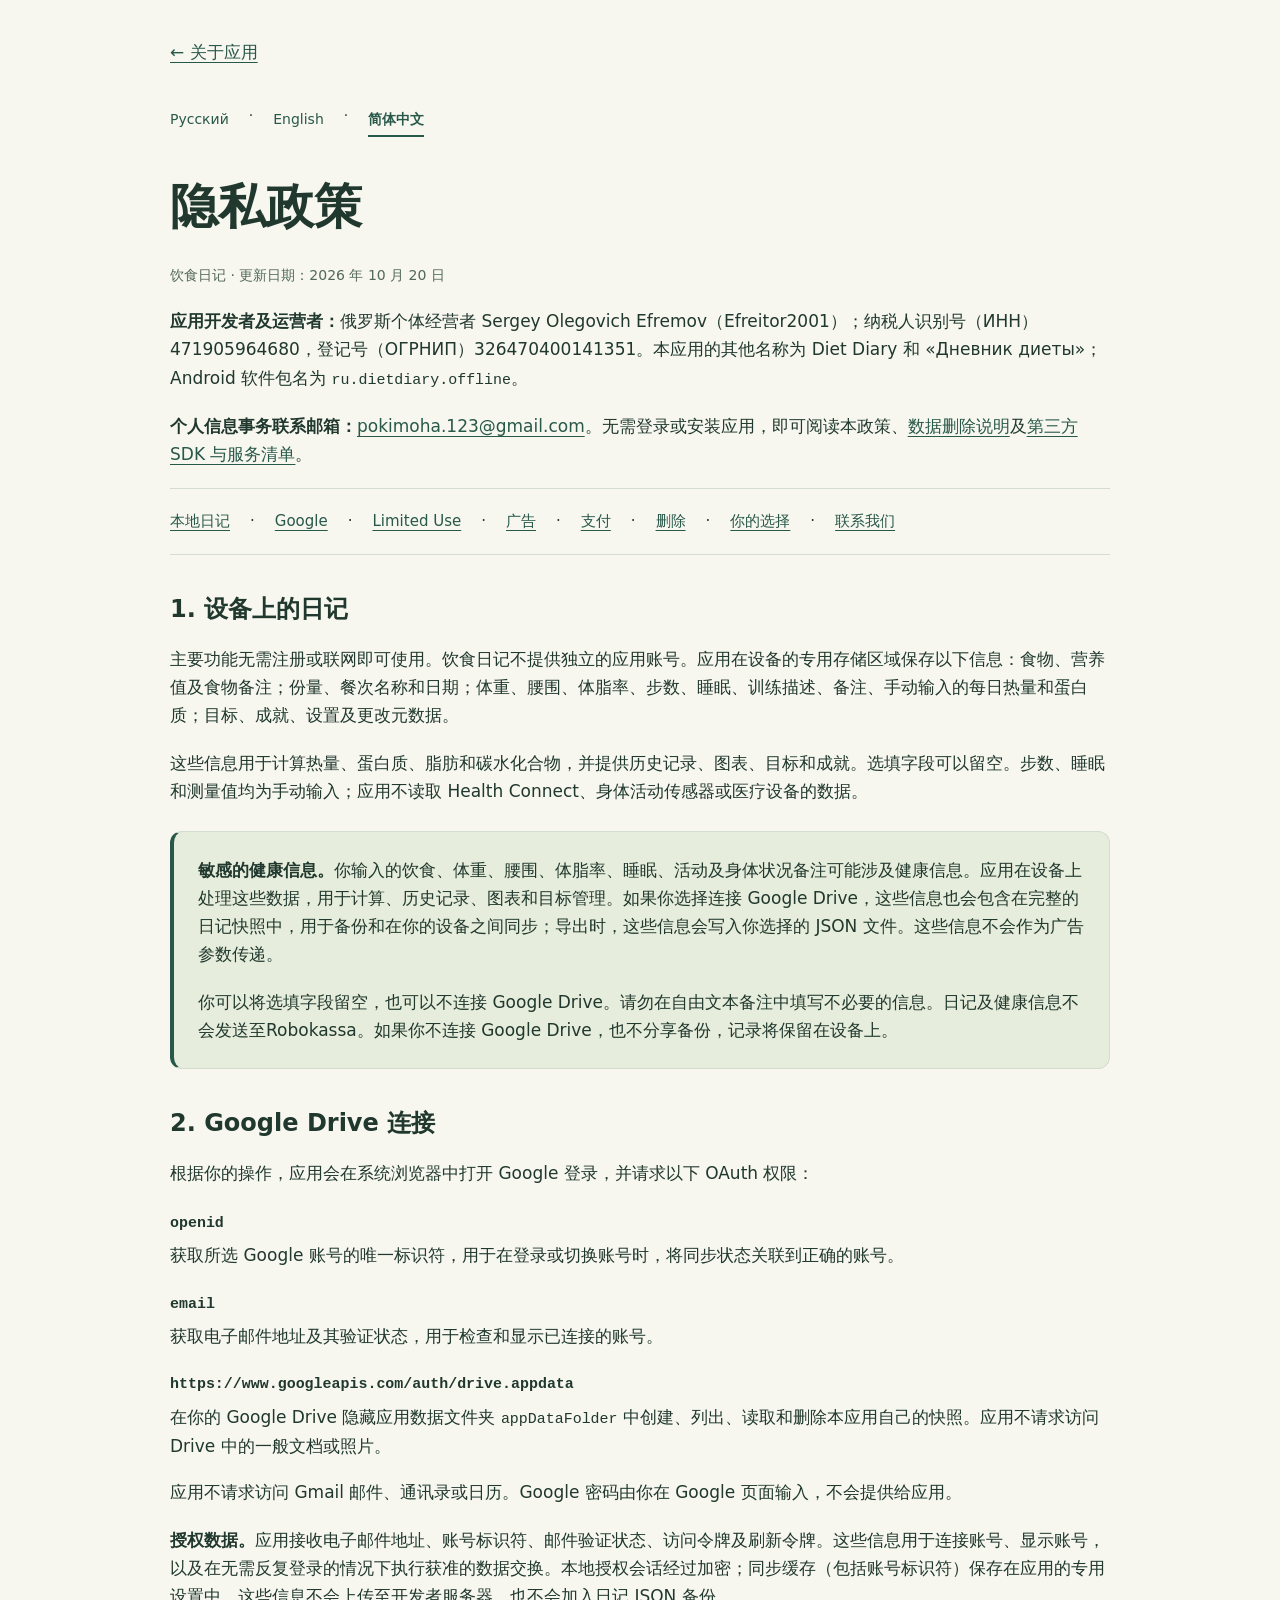
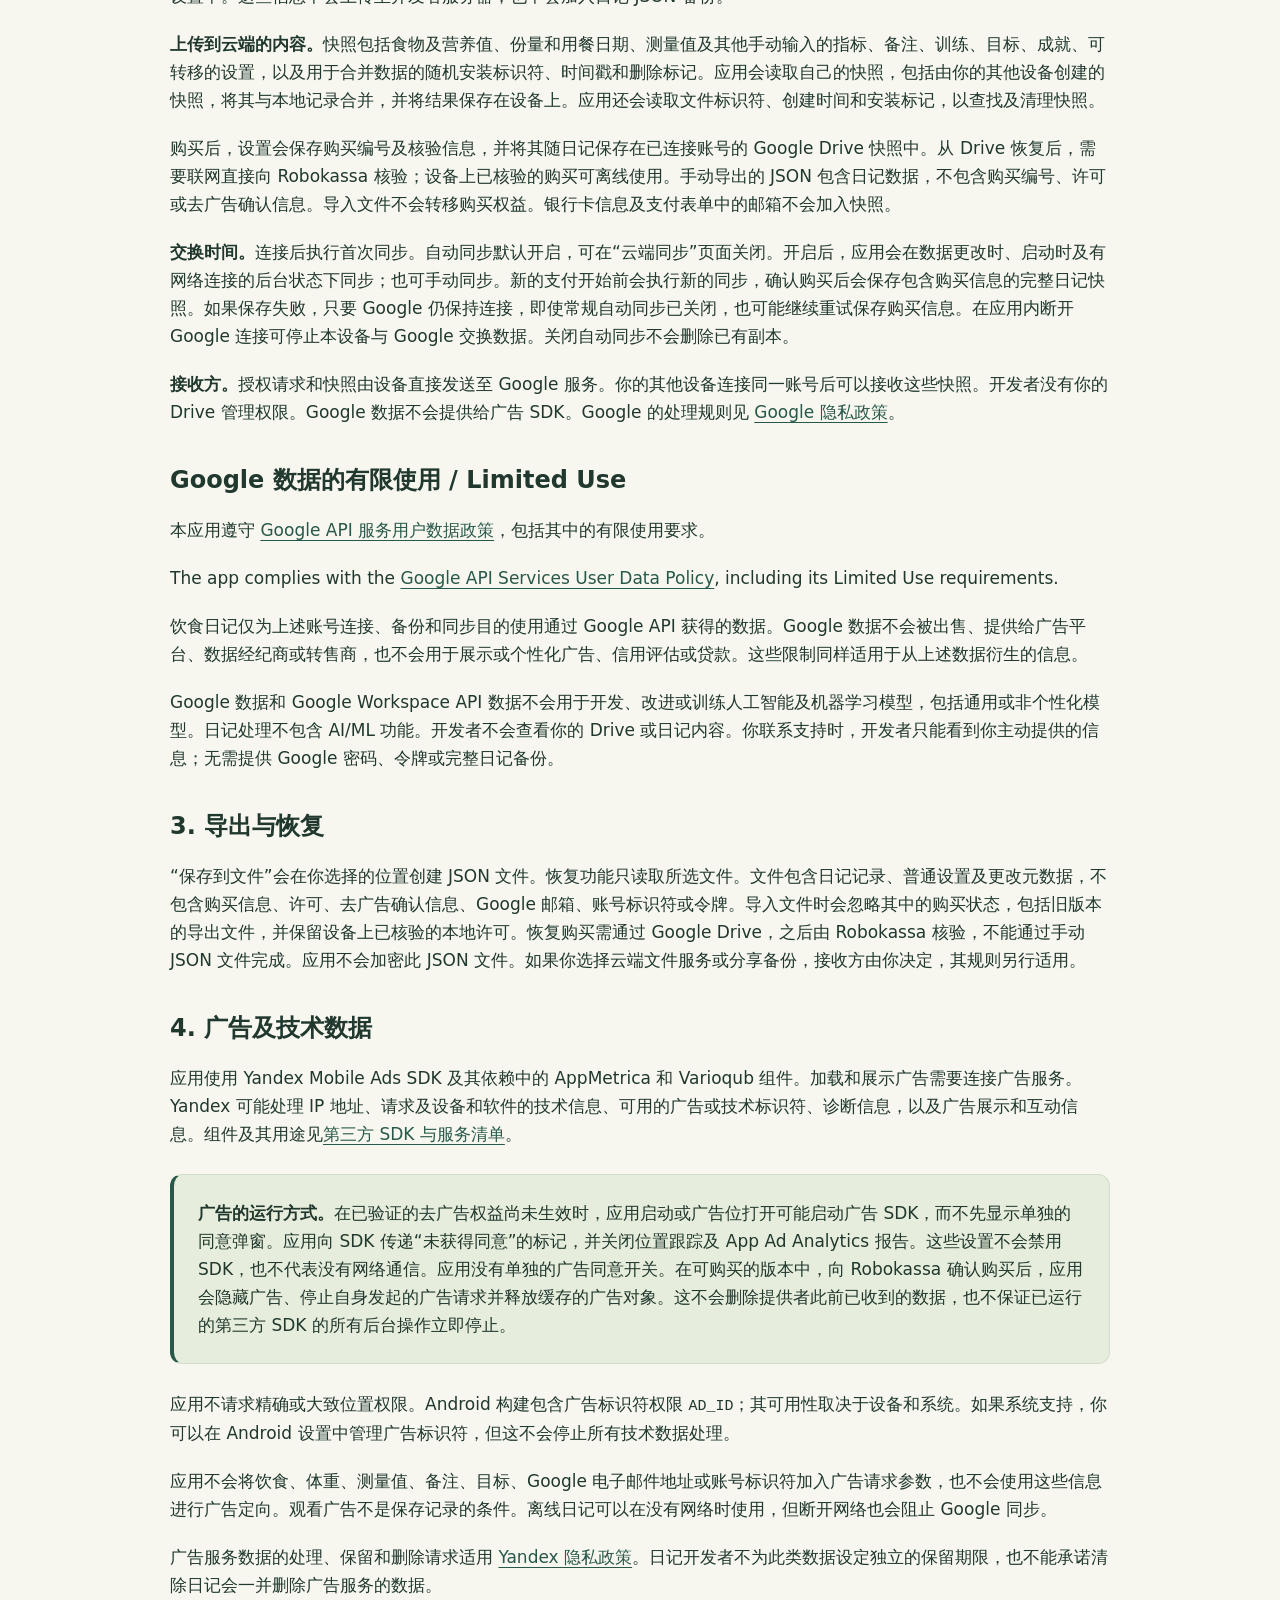
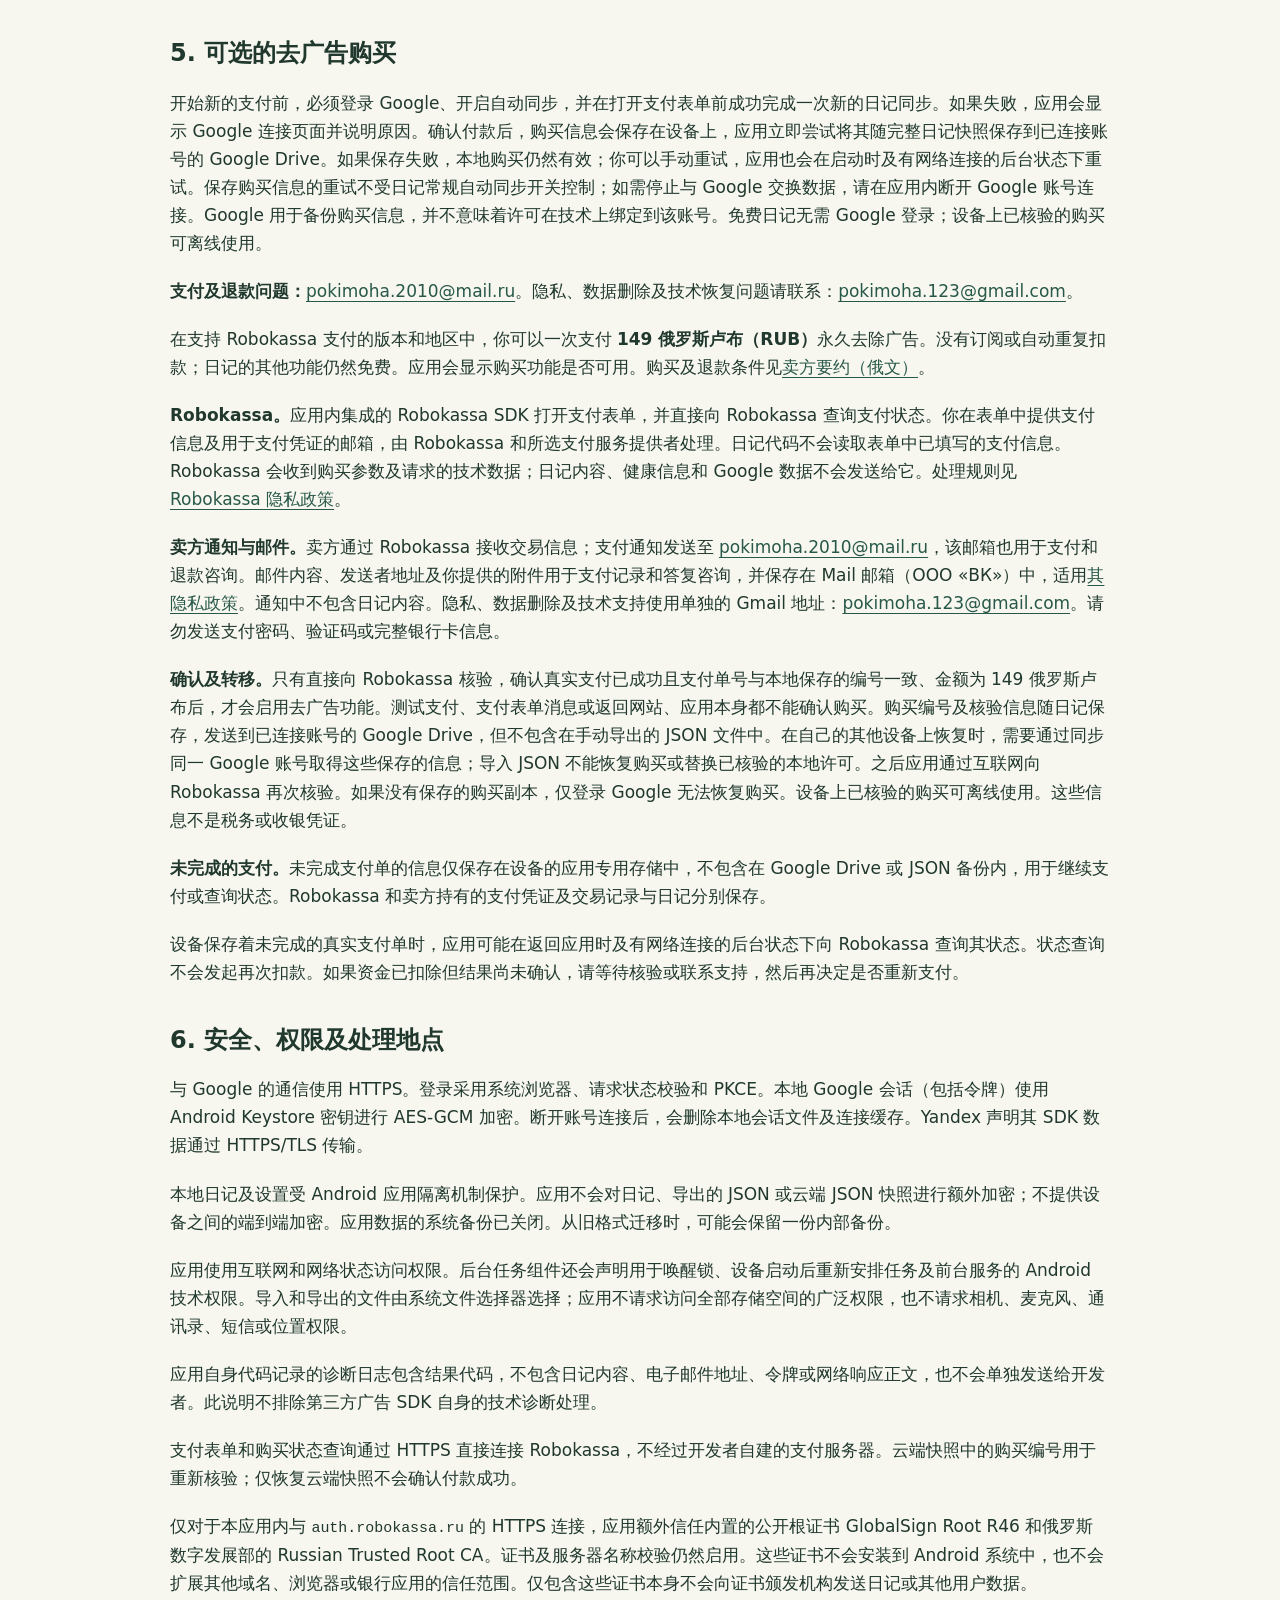
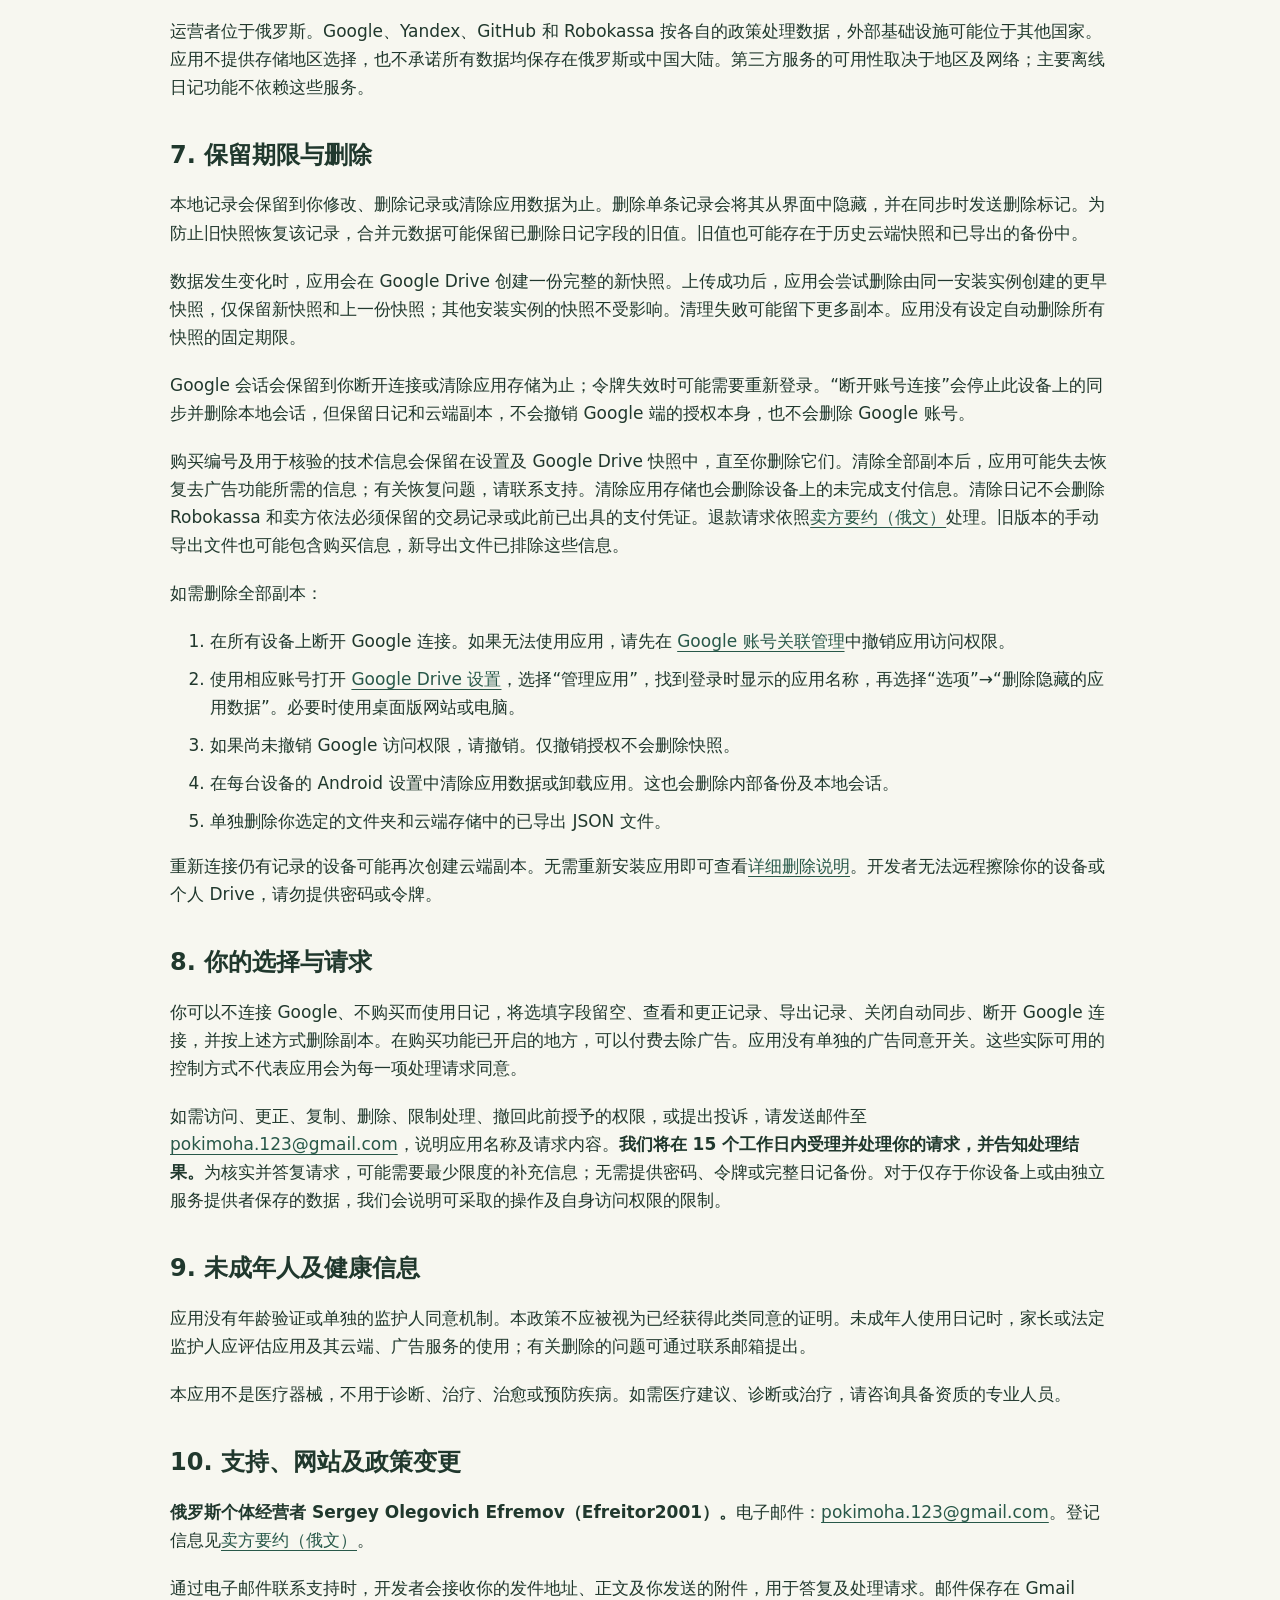
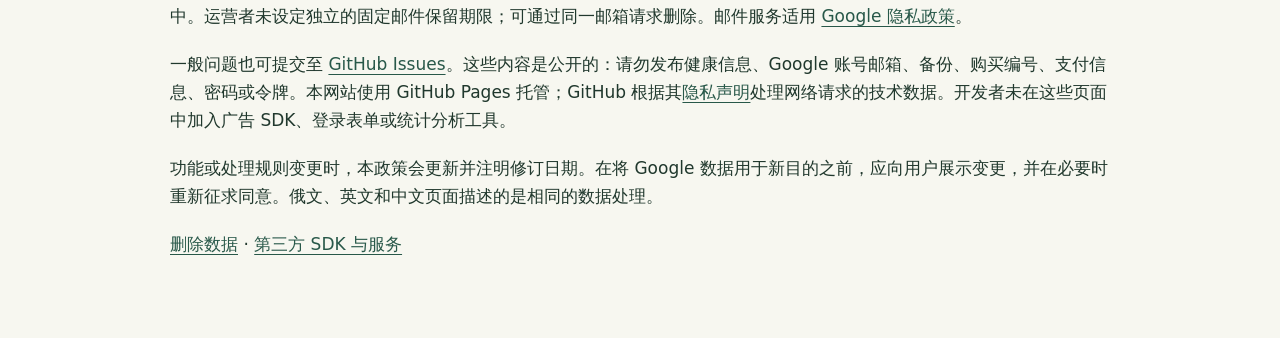
<file: zh-CN/privacy/index.html>
<!doctype html>
<html lang="zh-CN">
<head>
<meta charset="utf-8">
<meta name="viewport" content="width=device-width, initial-scale=1">
<meta name="description" content="了解饮食日记如何处理数据：设备本地存储、Google Drive、广告、可选支付、SDK、你的选择与删除方式。">
<title>隐私政策 — 饮食日记</title>
<link rel="canonical" href="https://diet.efreitor2001.ru/zh-CN/privacy/">
<link rel="alternate" hreflang="ru" href="https://diet.efreitor2001.ru/privacy/">
<link rel="alternate" hreflang="en" href="https://diet.efreitor2001.ru/en/privacy/">
<link rel="alternate" hreflang="zh-Hans" href="https://diet.efreitor2001.ru/zh-CN/privacy/">
<link rel="alternate" hreflang="x-default" href="https://diet.efreitor2001.ru/privacy/">
<link rel="icon" href="../../assets/app-icon.png" type="image/png">
<link rel="stylesheet" href="../../assets/site.css">
</head>
<body>
<main class="legal wrap">
<p><a href="../">← 关于应用</a></p>
<nav class="language-switch" aria-label="语言"><a href="../../privacy/" lang="ru" hreflang="ru">Русский</a> · <a href="../../en/privacy/" lang="en" hreflang="en">English</a> · <a href="../../zh-CN/privacy/" lang="zh-CN" hreflang="zh-Hans" aria-current="page">简体中文</a></nav>

<h1>隐私政策</h1>
<p class="meta">饮食日记 · 更新日期：<time datetime="2026-10-20">2026 年 10 月 20 日</time></p>
<p><strong>应用开发者及运营者：</strong>俄罗斯个体经营者 Sergey Olegovich Efremov（Efreitor2001）；纳税人识别号（ИНН）471905964680，登记号（ОГРНИП）326470400141351。本应用的其他名称为 <span lang="en">Diet Diary</span> 和 <span lang="ru">«Дневник диеты»</span>；Android 软件包名为 <code>ru.dietdiary.offline</code>。</p>
<p><strong>个人信息事务联系邮箱：</strong><a href="mailto:pokimoha.123@gmail.com">pokimoha.123@gmail.com</a>。无需登录或安装应用，即可阅读本政策、<a href="./data-deletion.html">数据删除说明</a>及<a href="./third-party.html">第三方 SDK 与服务清单</a>。</p>
<nav class="toc" aria-label="政策目录"><a href="#local-data">本地日记</a> · <a href="#google-data">Google</a> · <a href="#limited-use">Limited Use</a> · <a href="#ads">广告</a> · <a href="#payments">支付</a> · <a href="#deletion">删除</a> · <a href="#rights">你的选择</a> · <a href="#contact">联系我们</a></nav>
<section aria-labelledby="local-data">
<h2 id="local-data">1. 设备上的日记</h2>
<p>主要功能无需注册或联网即可使用。饮食日记不提供独立的应用账号。应用在设备的专用存储区域保存以下信息：食物、营养值及食物备注；份量、餐次名称和日期；体重、腰围、体脂率、步数、睡眠、训练描述、备注、手动输入的每日热量和蛋白质；目标、成就、设置及更改元数据。</p>
<p>这些信息用于计算热量、蛋白质、脂肪和碳水化合物，并提供历史记录、图表、目标和成就。选填字段可以留空。步数、睡眠和测量值均为手动输入；应用不读取 Health Connect、身体活动传感器或医疗设备的数据。</p>
<div class="notice"><p><strong>敏感的健康信息。</strong>你输入的饮食、体重、腰围、体脂率、睡眠、活动及身体状况备注可能涉及健康信息。应用在设备上处理这些数据，用于计算、历史记录、图表和目标管理。如果你选择连接 Google Drive，这些信息也会包含在完整的日记快照中，用于备份和在你的设备之间同步；导出时，这些信息会写入你选择的 JSON 文件。这些信息不会作为广告参数传递。</p><p>你可以将选填字段留空，也可以不连接 Google Drive。请勿在自由文本备注中填写不必要的信息。日记及健康信息不会发送至Robokassa。如果你不连接 Google Drive，也不分享备份，记录将保留在设备上。</p></div>
</section>
<section aria-labelledby="google-data">
<h2 id="google-data">2. Google Drive 连接</h2>
<p>根据你的操作，应用会在系统浏览器中打开 Google 登录，并请求以下 OAuth 权限：</p>
<dl>
<dt><code>openid</code></dt><dd>获取所选 Google 账号的唯一标识符，用于在登录或切换账号时，将同步状态关联到正确的账号。</dd>
<dt><code>email</code></dt><dd>获取电子邮件地址及其验证状态，用于检查和显示已连接的账号。</dd>
<dt><code>https://www.googleapis.com/auth/drive.appdata</code></dt><dd>在你的 Google Drive 隐藏应用数据文件夹 <code>appDataFolder</code> 中创建、列出、读取和删除本应用自己的快照。应用不请求访问 Drive 中的一般文档或照片。</dd>
</dl>
<p>应用不请求访问 Gmail 邮件、通讯录或日历。Google 密码由你在 Google 页面输入，不会提供给应用。</p>
<p><strong>授权数据。</strong>应用接收电子邮件地址、账号标识符、邮件验证状态、访问令牌及刷新令牌。这些信息用于连接账号、显示账号，以及在无需反复登录的情况下执行获准的数据交换。本地授权会话经过加密；同步缓存（包括账号标识符）保存在应用的专用设置中。这些信息不会上传至开发者服务器，也不会加入日记 JSON 备份。</p>
<p><strong>上传到云端的内容。</strong>快照包括食物及营养值、份量和用餐日期、测量值及其他手动输入的指标、备注、训练、目标、成就、可转移的设置，以及用于合并数据的随机安装标识符、时间戳和删除标记。应用会读取自己的快照，包括由你的其他设备创建的快照，将其与本地记录合并，并将结果保存在设备上。应用还会读取文件标识符、创建时间和安装标记，以查找及清理快照。</p>
<p>购买后，设置会保存购买编号及核验信息，并将其随日记保存在已连接账号的 Google Drive 快照中。从 Drive 恢复后，需要联网直接向 Robokassa 核验；设备上已核验的购买可离线使用。手动导出的 JSON 包含日记数据，不包含购买编号、许可或去广告确认信息。导入文件不会转移购买权益。银行卡信息及支付表单中的邮箱不会加入快照。</p>
<p><strong>交换时间。</strong>连接后执行首次同步。自动同步默认开启，可在“云端同步”页面关闭。开启后，应用会在数据更改时、启动时及有网络连接的后台状态下同步；也可手动同步。新的支付开始前会执行新的同步，确认购买后会保存包含购买信息的完整日记快照。如果保存失败，只要 Google 仍保持连接，即使常规自动同步已关闭，也可能继续重试保存购买信息。在应用内断开 Google 连接可停止本设备与 Google 交换数据。关闭自动同步不会删除已有副本。</p>
<p><strong>接收方。</strong>授权请求和快照由设备直接发送至 Google 服务。你的其他设备连接同一账号后可以接收这些快照。开发者没有你的 Drive 管理权限。Google 数据不会提供给广告 SDK。Google 的处理规则见 <a href="https://policies.google.com/privacy?hl=zh-CN">Google 隐私政策</a>。</p>
</section>
<section aria-labelledby="limited-use">
<h2 id="limited-use">Google 数据的有限使用 / Limited Use</h2>
<p>本应用遵守 <a href="https://developers.google.com/terms/api-services-user-data-policy">Google API 服务用户数据政策</a>，包括其中的有限使用要求。</p>
<p lang="en">The app complies with the <a href="https://developers.google.com/terms/api-services-user-data-policy">Google API Services User Data Policy</a>, including its Limited Use requirements.</p>
<p>饮食日记仅为上述账号连接、备份和同步目的使用通过 Google API 获得的数据。Google 数据不会被出售、提供给广告平台、数据经纪商或转售商，也不会用于展示或个性化广告、信用评估或贷款。这些限制同样适用于从上述数据衍生的信息。</p>
<p>Google 数据和 Google Workspace API 数据不会用于开发、改进或训练人工智能及机器学习模型，包括通用或非个性化模型。日记处理不包含 AI/ML 功能。开发者不会查看你的 Drive 或日记内容。你联系支持时，开发者只能看到你主动提供的信息；无需提供 Google 密码、令牌或完整日记备份。</p>
</section>
<section aria-labelledby="files">
<h2 id="files">3. 导出与恢复</h2>
<p>“保存到文件”会在你选择的位置创建 JSON 文件。恢复功能只读取所选文件。文件包含日记记录、普通设置及更改元数据，不包含购买信息、许可、去广告确认信息、Google 邮箱、账号标识符或令牌。导入文件时会忽略其中的购买状态，包括旧版本的导出文件，并保留设备上已核验的本地许可。恢复购买需通过 Google Drive，之后由 Robokassa 核验，不能通过手动 JSON 文件完成。应用不会加密此 JSON 文件。如果你选择云端文件服务或分享备份，接收方由你决定，其规则另行适用。</p>
</section>
<section aria-labelledby="ads">
<h2 id="ads">4. 广告及技术数据</h2>
<p>应用使用 Yandex Mobile Ads SDK 及其依赖中的 AppMetrica 和 Varioqub 组件。加载和展示广告需要连接广告服务。Yandex 可能处理 IP 地址、请求及设备和软件的技术信息、可用的广告或技术标识符、诊断信息，以及广告展示和互动信息。组件及其用途见<a href="./third-party.html#yandex">第三方 SDK 与服务清单</a>。</p>
<div class="notice"><p><strong>广告的运行方式。</strong>在已验证的去广告权益尚未生效时，应用启动或广告位打开可能启动广告 SDK，而不先显示单独的同意弹窗。应用向 SDK 传递“未获得同意”的标记，并关闭位置跟踪及 App Ad Analytics 报告。这些设置不会禁用 SDK，也不代表没有网络通信。应用没有单独的广告同意开关。在可购买的版本中，向 Robokassa 确认购买后，应用会隐藏广告、停止自身发起的广告请求并释放缓存的广告对象。这不会删除提供者此前已收到的数据，也不保证已运行的第三方 SDK 的所有后台操作立即停止。</p></div>
<p>应用不请求精确或大致位置权限。Android 构建包含广告标识符权限 <code>AD_ID</code>；其可用性取决于设备和系统。如果系统支持，你可以在 Android 设置中管理广告标识符，但这不会停止所有技术数据处理。</p>
<p>应用不会将饮食、体重、测量值、备注、目标、Google 电子邮件地址或账号标识符加入广告请求参数，也不会使用这些信息进行广告定向。观看广告不是保存记录的条件。离线日记可以在没有网络时使用，但断开网络也会阻止 Google 同步。</p>
<p>广告服务数据的处理、保留和删除请求适用 <a href="https://yandex.com/legal/confidential/en/">Yandex 隐私政策</a>。日记开发者不为此类数据设定独立的保留期限，也不能承诺清除日记会一并删除广告服务的数据。</p>
</section>
<section aria-labelledby="payments">
<h2 id="payments">5. 可选的去广告购买</h2>
<p>开始新的支付前，必须登录 Google、开启自动同步，并在打开支付表单前成功完成一次新的日记同步。如果失败，应用会显示 Google 连接页面并说明原因。确认付款后，购买信息会保存在设备上，应用立即尝试将其随完整日记快照保存到已连接账号的 Google Drive。如果保存失败，本地购买仍然有效；你可以手动重试，应用也会在启动时及有网络连接的后台状态下重试。保存购买信息的重试不受日记常规自动同步开关控制；如需停止与 Google 交换数据，请在应用内断开 Google 账号连接。Google 用于备份购买信息，并不意味着许可在技术上绑定到该账号。免费日记无需 Google 登录；设备上已核验的购买可离线使用。</p>
<p><strong>支付及退款问题：</strong><a href="mailto:pokimoha.2010@mail.ru">pokimoha.2010@mail.ru</a>。隐私、数据删除及技术恢复问题请联系：<a href="mailto:pokimoha.123@gmail.com">pokimoha.123@gmail.com</a>。</p>
<p>在支持 Robokassa 支付的版本和地区中，你可以一次支付 <strong>149 俄罗斯卢布（RUB）</strong>永久去除广告。没有订阅或自动重复扣款；日记的其他功能仍然免费。应用会显示购买功能是否可用。购买及退款条件见<a href="https://diet.efreitor2001.ru/offer/">卖方要约（俄文）</a>。</p>
<p><strong>Robokassa。</strong>应用内集成的 Robokassa SDK 打开支付表单，并直接向 Robokassa 查询支付状态。你在表单中提供支付信息及用于支付凭证的邮箱，由 Robokassa 和所选支付服务提供者处理。日记代码不会读取表单中已填写的支付信息。Robokassa 会收到购买参数及请求的技术数据；日记内容、健康信息和 Google 数据不会发送给它。处理规则见 <a href="https://robokassa.com/privacy-policy/">Robokassa 隐私政策</a>。</p>
<p><strong>卖方通知与邮件。</strong>卖方通过 Robokassa 接收交易信息；支付通知发送至 <a href="mailto:pokimoha.2010@mail.ru">pokimoha.2010@mail.ru</a>，该邮箱也用于支付和退款咨询。邮件内容、发送者地址及你提供的附件用于支付记录和答复咨询，并保存在 Mail 邮箱（ООО «ВК»）中，适用<a href="https://help.mail.ru/legal/terms/mail/privacy/">其隐私政策</a>。通知中不包含日记内容。隐私、数据删除及技术支持使用单独的 Gmail 地址：<a href="mailto:pokimoha.123@gmail.com">pokimoha.123@gmail.com</a>。请勿发送支付密码、验证码或完整银行卡信息。</p>
<p><strong>确认及转移。</strong>只有直接向 Robokassa 核验，确认真实支付已成功且支付单号与本地保存的编号一致、金额为 149 俄罗斯卢布后，才会启用去广告功能。测试支付、支付表单消息或返回网站、应用本身都不能确认购买。购买编号及核验信息随日记保存，发送到已连接账号的 Google Drive，但不包含在手动导出的 JSON 文件中。在自己的其他设备上恢复时，需要通过同步同一 Google 账号取得这些保存的信息；导入 JSON 不能恢复购买或替换已核验的本地许可。之后应用通过互联网向 Robokassa 再次核验。如果没有保存的购买副本，仅登录 Google 无法恢复购买。设备上已核验的购买可离线使用。这些信息不是税务或收银凭证。</p>
<p><strong>未完成的支付。</strong>未完成支付单的信息仅保存在设备的应用专用存储中，不包含在 Google Drive 或 JSON 备份内，用于继续支付或查询状态。Robokassa 和卖方持有的支付凭证及交易记录与日记分别保存。</p>
<p>设备保存着未完成的真实支付单时，应用可能在返回应用时及有网络连接的后台状态下向 Robokassa 查询其状态。状态查询不会发起再次扣款。如果资金已扣除但结果尚未确认，请等待核验或联系支持，然后再决定是否重新支付。</p>
</section>
<section aria-labelledby="security">
<h2 id="security">6. 安全、权限及处理地点</h2>
<p>与 Google 的通信使用 HTTPS。登录采用系统浏览器、请求状态校验和 PKCE。本地 Google 会话（包括令牌）使用 Android Keystore 密钥进行 AES-GCM 加密。断开账号连接后，会删除本地会话文件及连接缓存。Yandex 声明其 SDK 数据通过 HTTPS/TLS 传输。</p>
<p>本地日记及设置受 Android 应用隔离机制保护。应用不会对日记、导出的 JSON 或云端 JSON 快照进行额外加密；不提供设备之间的端到端加密。应用数据的系统备份已关闭。从旧格式迁移时，可能会保留一份内部备份。</p>
<p>应用使用互联网和网络状态访问权限。后台任务组件还会声明用于唤醒锁、设备启动后重新安排任务及前台服务的 Android 技术权限。导入和导出的文件由系统文件选择器选择；应用不请求访问全部存储空间的广泛权限，也不请求相机、麦克风、通讯录、短信或位置权限。</p>
<p>应用自身代码记录的诊断日志包含结果代码，不包含日记内容、电子邮件地址、令牌或网络响应正文，也不会单独发送给开发者。此说明不排除第三方广告 SDK 自身的技术诊断处理。</p>
<p>支付表单和购买状态查询通过 HTTPS 直接连接 Robokassa，不经过开发者自建的支付服务器。云端快照中的购买编号用于重新核验；仅恢复云端快照不会确认付款成功。</p>
<p>仅对于本应用内与 <code>auth.robokassa.ru</code> 的 HTTPS 连接，应用额外信任内置的公开根证书 GlobalSign Root R46 和俄罗斯数字发展部的 Russian Trusted Root CA。证书及服务器名称校验仍然启用。这些证书不会安装到 Android 系统中，也不会扩展其他域名、浏览器或银行应用的信任范围。仅包含这些证书本身不会向证书颁发机构发送日记或其他用户数据。</p>
<p>运营者位于俄罗斯。Google、Yandex、GitHub 和 Robokassa 按各自的政策处理数据，外部基础设施可能位于其他国家。应用不提供存储地区选择，也不承诺所有数据均保存在俄罗斯或中国大陆。第三方服务的可用性取决于地区及网络；主要离线日记功能不依赖这些服务。</p>
</section>
<section aria-labelledby="deletion">
<h2 id="deletion">7. 保留期限与删除</h2>
<p>本地记录会保留到你修改、删除记录或清除应用数据为止。删除单条记录会将其从界面中隐藏，并在同步时发送删除标记。为防止旧快照恢复该记录，合并元数据可能保留已删除日记字段的旧值。旧值也可能存在于历史云端快照和已导出的备份中。</p>
<p>数据发生变化时，应用会在 Google Drive 创建一份完整的新快照。上传成功后，应用会尝试删除由同一安装实例创建的更早快照，仅保留新快照和上一份快照；其他安装实例的快照不受影响。清理失败可能留下更多副本。应用没有设定自动删除所有快照的固定期限。</p>
<p>Google 会话会保留到你断开连接或清除应用存储为止；令牌失效时可能需要重新登录。“断开账号连接”会停止此设备上的同步并删除本地会话，但保留日记和云端副本，不会撤销 Google 端的授权本身，也不会删除 Google 账号。</p>
<p>购买编号及用于核验的技术信息会保留在设置及 Google Drive 快照中，直至你删除它们。清除全部副本后，应用可能失去恢复去广告功能所需的信息；有关恢复问题，请联系支持。清除应用存储也会删除设备上的未完成支付信息。清除日记不会删除 Robokassa 和卖方依法必须保留的交易记录或此前已出具的支付凭证。退款请求依照<a href="https://diet.efreitor2001.ru/offer/#refunds">卖方要约（俄文）</a>处理。旧版本的手动导出文件也可能包含购买信息，新导出文件已排除这些信息。</p>
<p>如需删除全部副本：</p>
<ol>
<li>在所有设备上断开 Google 连接。如果无法使用应用，请先在 <a href="https://myaccount.google.com/connections">Google 账号关联管理</a>中撤销应用访问权限。</li>
<li>使用相应账号打开 <a href="https://drive.google.com/drive/settings">Google Drive 设置</a>，选择“管理应用”，找到登录时显示的应用名称，再选择“选项”→“删除隐藏的应用数据”。必要时使用桌面版网站或电脑。</li>
<li>如果尚未撤销 Google 访问权限，请撤销。仅撤销授权不会删除快照。</li>
<li>在每台设备的 Android 设置中清除应用数据或卸载应用。这也会删除内部备份及本地会话。</li>
<li>单独删除你选定的文件夹和云端存储中的已导出 JSON 文件。</li>
</ol>
<p>重新连接仍有记录的设备可能再次创建云端副本。无需重新安装应用即可查看<a href="./data-deletion.html">详细删除说明</a>。开发者无法远程擦除你的设备或个人 Drive，请勿提供密码或令牌。</p>
</section>
<section aria-labelledby="rights">
<h2 id="rights">8. 你的选择与请求</h2>
<p>你可以不连接 Google、不购买而使用日记，将选填字段留空、查看和更正记录、导出记录、关闭自动同步、断开 Google 连接，并按上述方式删除副本。在购买功能已开启的地方，可以付费去除广告。应用没有单独的广告同意开关。这些实际可用的控制方式不代表应用会为每一项处理请求同意。</p>
<p>如需访问、更正、复制、删除、限制处理、撤回此前授予的权限，或提出投诉，请发送邮件至 <a href="mailto:pokimoha.123@gmail.com">pokimoha.123@gmail.com</a>，说明应用名称及请求内容。<strong>我们将在 15 个工作日内受理并处理你的请求，并告知处理结果。</strong>为核实并答复请求，可能需要最少限度的补充信息；无需提供密码、令牌或完整日记备份。对于仅存于你设备上或由独立服务提供者保存的数据，我们会说明可采取的操作及自身访问权限的限制。</p>
</section>
<section aria-labelledby="minors">
<h2 id="minors">9. 未成年人及健康信息</h2>
<p>应用没有年龄验证或单独的监护人同意机制。本政策不应被视为已经获得此类同意的证明。未成年人使用日记时，家长或法定监护人应评估应用及其云端、广告服务的使用；有关删除的问题可通过联系邮箱提出。</p>
<p>本应用不是医疗器械，不用于诊断、治疗、治愈或预防疾病。如需医疗建议、诊断或治疗，请咨询具备资质的专业人员。</p>
</section>
<section aria-labelledby="contact">
<h2 id="contact">10. 支持、网站及政策变更</h2>
<p><strong>俄罗斯个体经营者 Sergey Olegovich Efremov（Efreitor2001）。</strong>电子邮件：<a href="mailto:pokimoha.123@gmail.com">pokimoha.123@gmail.com</a>。登记信息见<a href="https://diet.efreitor2001.ru/offer/#details">卖方要约（俄文）</a>。</p>
<p>通过电子邮件联系支持时，开发者会接收你的发件地址、正文及你发送的附件，用于答复及处理请求。邮件保存在 Gmail 中。运营者未设定独立的固定邮件保留期限；可通过同一邮箱请求删除。邮件服务适用 <a href="https://policies.google.com/privacy?hl=zh-CN">Google 隐私政策</a>。</p>
<p>一般问题也可提交至 <a href="https://github.com/Efreitor2001/kkalcal/issues">GitHub Issues</a>。这些内容是公开的：请勿发布健康信息、Google 账号邮箱、备份、购买编号、支付信息、密码或令牌。本网站使用 GitHub Pages 托管；GitHub 根据其<a href="https://docs.github.com/en/site-policy/privacy-policies/github-general-privacy-statement">隐私声明</a>处理网络请求的技术数据。开发者未在这些页面中加入广告 SDK、登录表单或统计分析工具。</p>
<p>功能或处理规则变更时，本政策会更新并注明修订日期。在将 Google 数据用于新目的之前，应向用户展示变更，并在必要时重新征求同意。俄文、英文和中文页面描述的是相同的数据处理。</p>
</section>
<p><a href="./data-deletion.html">删除数据</a> · <a href="./third-party.html">第三方 SDK 与服务</a></p>
</main>
</body>
</html>
</file>
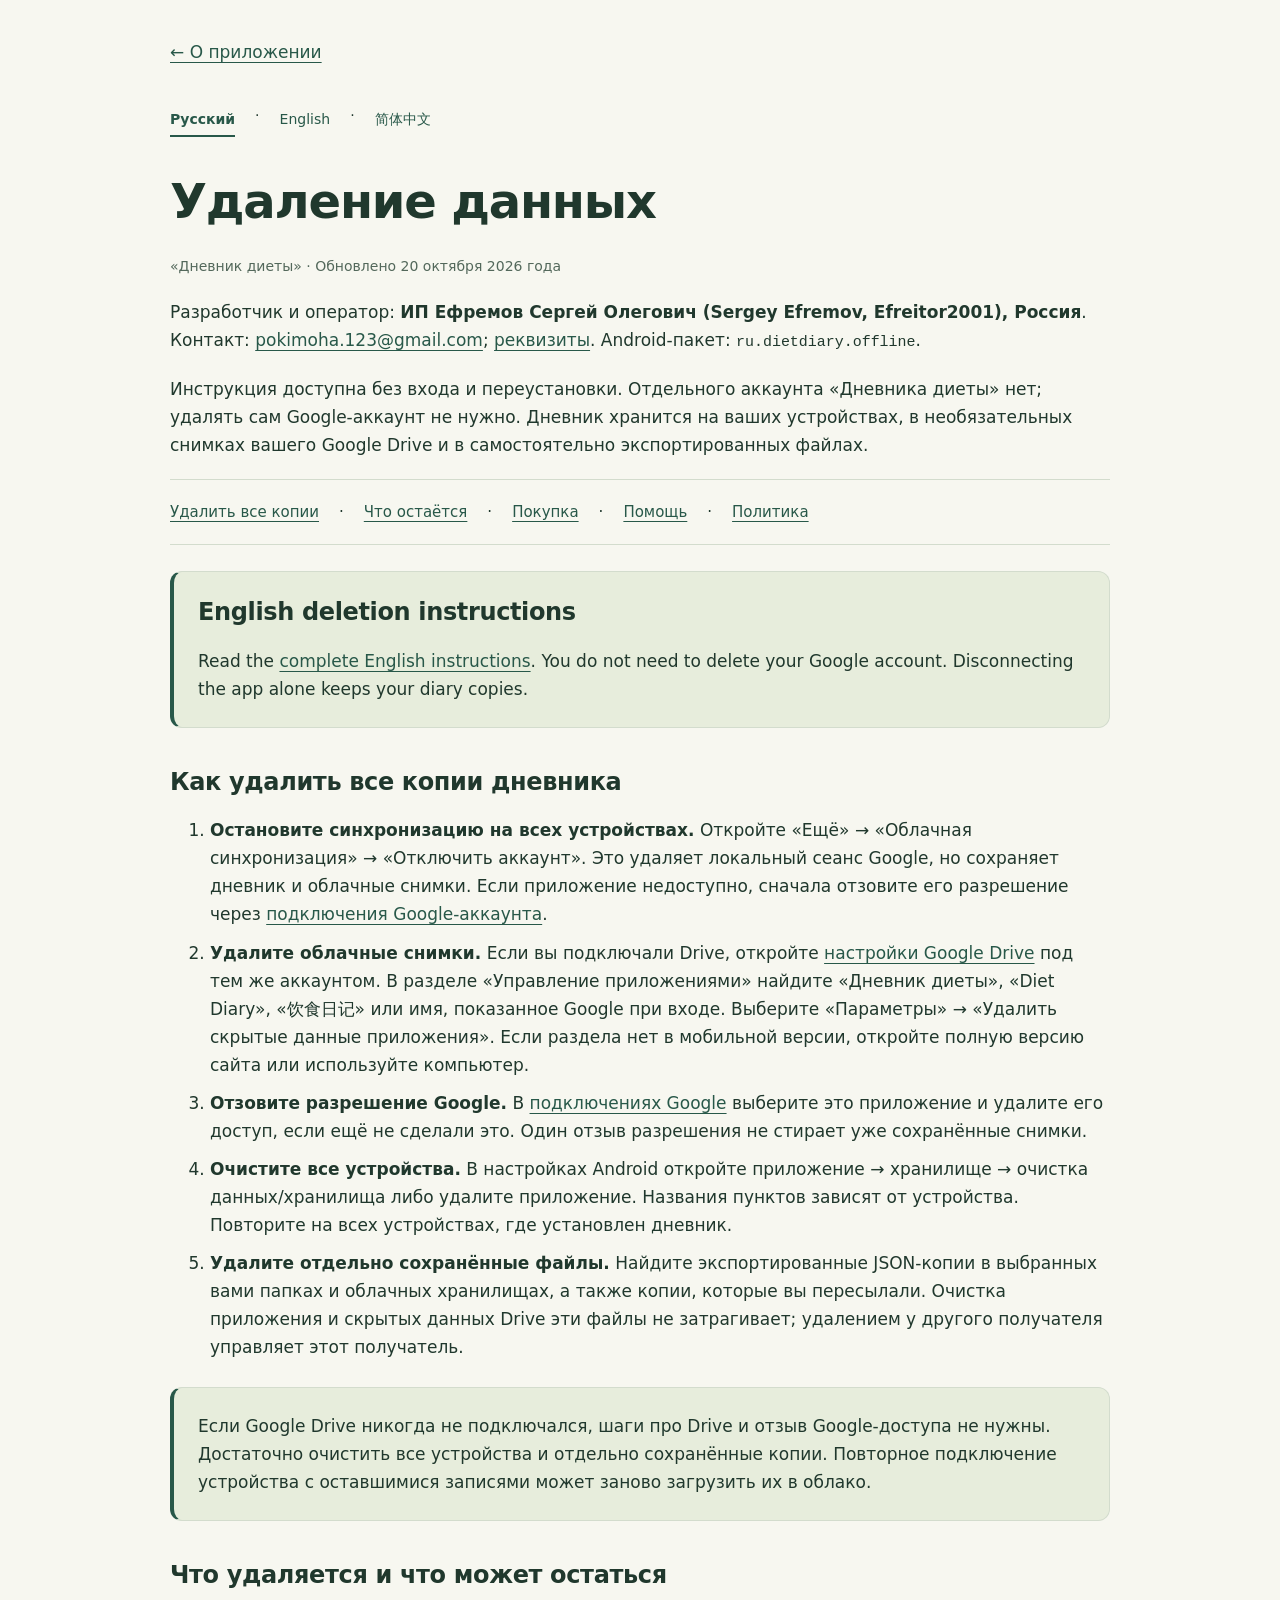
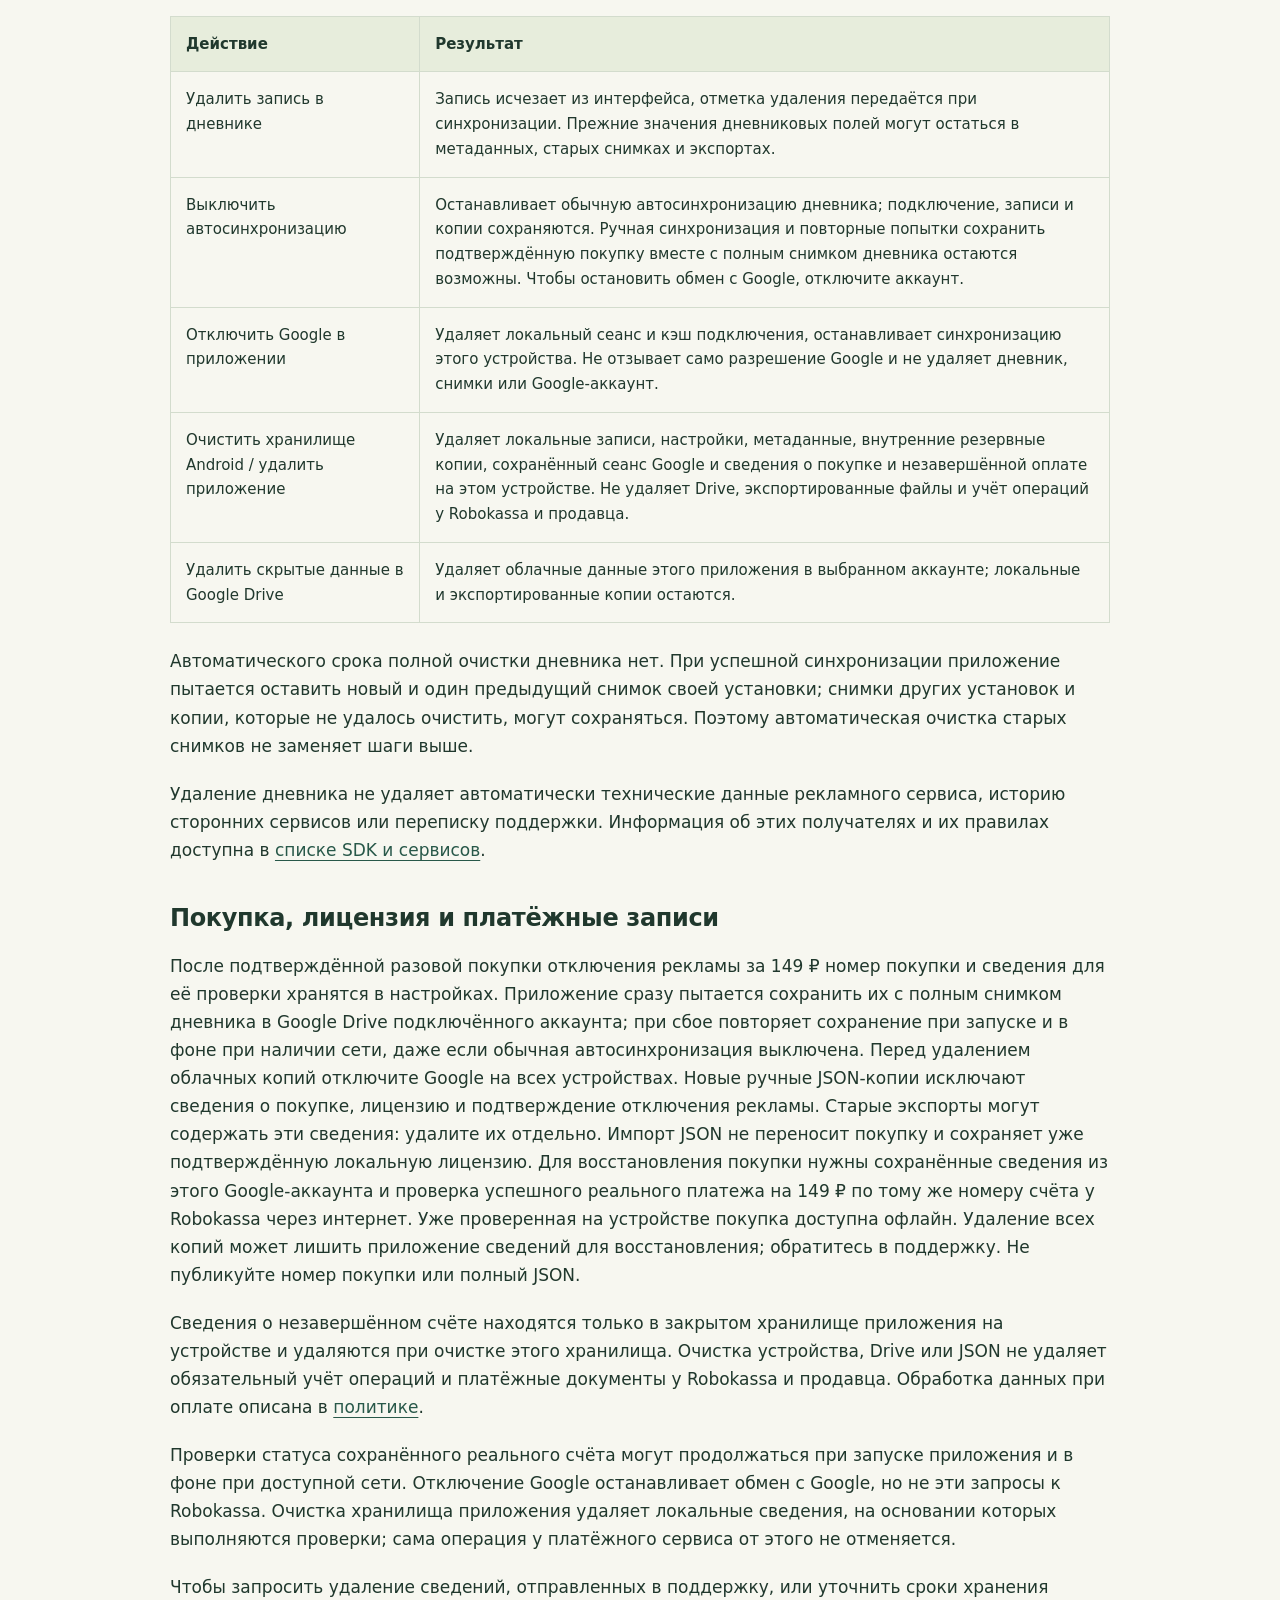
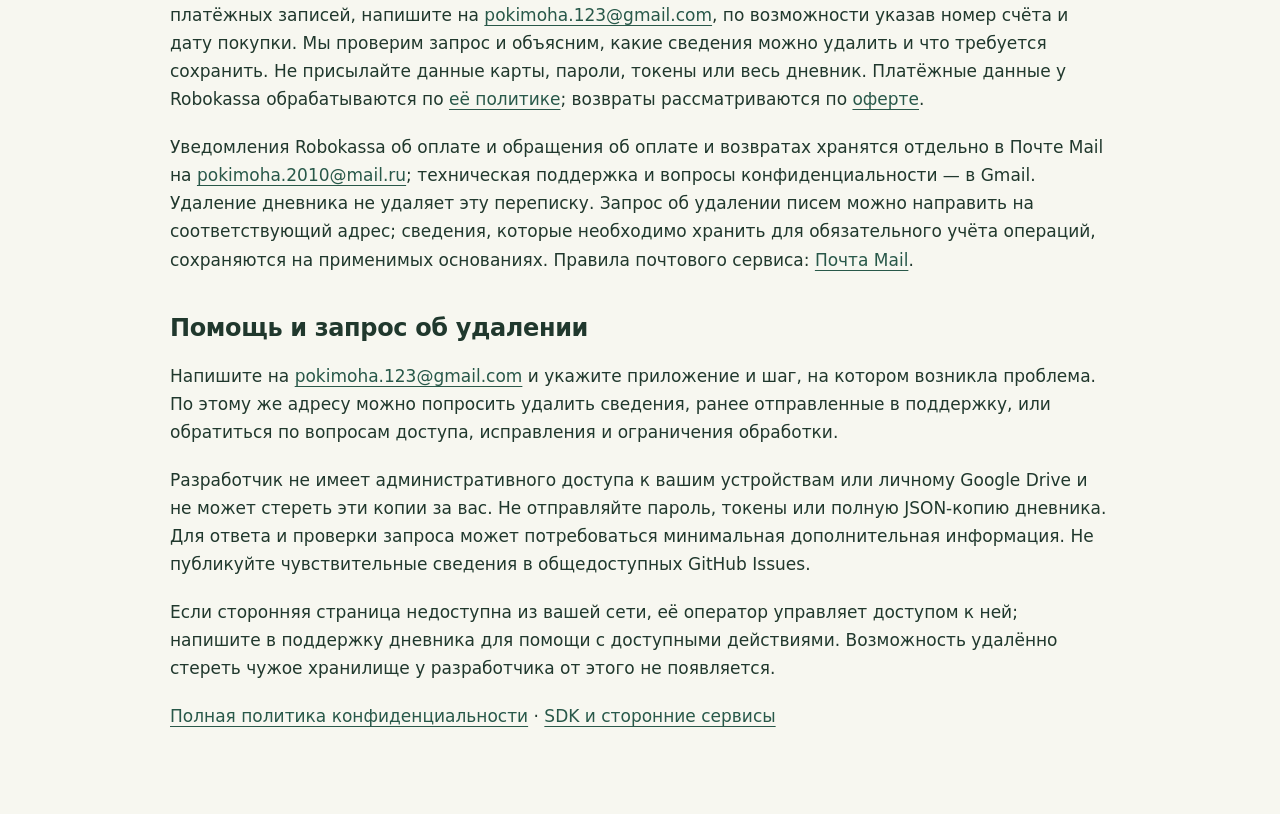
<file: privacy/data-deletion.html>
<!doctype html>
<html lang="ru">
<head>
<meta charset="utf-8">
<meta name="viewport" content="width=device-width, initial-scale=1">
<meta name="description" content="Как удалить данные Дневника диеты с устройства, из Google Drive и резервных копий; что происходит с лицензией и учётом платежей; помощь разработчика.">
<title>Удаление данных — Дневник диеты</title>
<link rel="canonical" href="https://diet.efreitor2001.ru/privacy/data-deletion.html">
<link rel="alternate" hreflang="ru" href="https://diet.efreitor2001.ru/privacy/data-deletion.html">
<link rel="alternate" hreflang="en" href="https://diet.efreitor2001.ru/en/privacy/data-deletion.html">
<link rel="alternate" hreflang="zh-Hans" href="https://diet.efreitor2001.ru/zh-CN/privacy/data-deletion.html">
<link rel="alternate" hreflang="x-default" href="https://diet.efreitor2001.ru/privacy/data-deletion.html">
<link rel="icon" href="../assets/app-icon.png" type="image/png">
<link rel="stylesheet" href="../assets/site.css">
</head>
<body>
<main class="legal wrap">
<p><a href="../">← О приложении</a></p>
<nav class="language-switch" aria-label="Язык"><a href="../privacy/data-deletion.html" lang="ru" hreflang="ru" aria-current="page">Русский</a> · <a href="../en/privacy/data-deletion.html" lang="en" hreflang="en">English</a> · <a href="../zh-CN/privacy/data-deletion.html" lang="zh-CN" hreflang="zh-Hans">简体中文</a></nav>

<h1>Удаление данных</h1>
<p class="meta">«Дневник диеты» · Обновлено <time datetime="2026-10-20">20 октября 2026 года</time></p>
<p>Разработчик и оператор: <strong>ИП Ефремов Сергей Олегович (Sergey Efremov, Efreitor2001), Россия</strong>. Контакт: <a href="mailto:pokimoha.123@gmail.com">pokimoha.123@gmail.com</a>; <a href="https://diet.efreitor2001.ru/offer/#details">реквизиты</a>. Android-пакет: <code>ru.dietdiary.offline</code>.</p>
<p>Инструкция доступна без входа и переустановки. Отдельного аккаунта «Дневника диеты» нет; удалять сам Google-аккаунт не нужно. Дневник хранится на ваших устройствах, в необязательных снимках вашего Google Drive и в самостоятельно экспортированных файлах.</p>
<nav class="toc" aria-label="Разделы"><a href="#delete">Удалить все копии</a> · <a href="#retention">Что остаётся</a> · <a href="#payments">Покупка</a> · <a href="#help">Помощь</a> · <a href="./">Политика</a></nav>
<section class="notice" id="english" lang="en" aria-labelledby="english-title"><h2 id="english-title">English deletion instructions</h2><p>Read the <a href="../en/privacy/data-deletion.html" hreflang="en">complete English instructions</a>. You do not need to delete your Google account. Disconnecting the app alone keeps your diary copies.</p></section>
<section aria-labelledby="delete">
<h2 id="delete">Как удалить все копии дневника</h2>
<ol>
<li><strong>Остановите синхронизацию на всех устройствах.</strong> Откройте «Ещё» → «Облачная синхронизация» → «Отключить аккаунт». Это удаляет локальный сеанс Google, но сохраняет дневник и облачные снимки. Если приложение недоступно, сначала отзовите его разрешение через <a href="https://myaccount.google.com/connections">подключения Google-аккаунта</a>.</li>
<li><strong>Удалите облачные снимки.</strong> Если вы подключали Drive, откройте <a href="https://drive.google.com/drive/settings">настройки Google Drive</a> под тем же аккаунтом. В разделе «Управление приложениями» найдите «Дневник диеты», «Diet Diary», «饮食日记» или имя, показанное Google при входе. Выберите «Параметры» → «Удалить скрытые данные приложения». Если раздела нет в мобильной версии, откройте полную версию сайта или используйте компьютер.</li>
<li><strong>Отзовите разрешение Google.</strong> В <a href="https://myaccount.google.com/connections">подключениях Google</a> выберите это приложение и удалите его доступ, если ещё не сделали это. Один отзыв разрешения не стирает уже сохранённые снимки.</li>
<li><strong>Очистите все устройства.</strong> В настройках Android откройте приложение → хранилище → очистка данных/хранилища либо удалите приложение. Названия пунктов зависят от устройства. Повторите на всех устройствах, где установлен дневник.</li>
<li><strong>Удалите отдельно сохранённые файлы.</strong> Найдите экспортированные JSON-копии в выбранных вами папках и облачных хранилищах, а также копии, которые вы пересылали. Очистка приложения и скрытых данных Drive эти файлы не затрагивает; удалением у другого получателя управляет этот получатель.</li>
</ol>
<div class="notice"><p>Если Google Drive никогда не подключался, шаги про Drive и отзыв Google-доступа не нужны. Достаточно очистить все устройства и отдельно сохранённые копии. Повторное подключение устройства с оставшимися записями может заново загрузить их в облако.</p></div>
</section>
<section aria-labelledby="retention">
<h2 id="retention">Что удаляется и что может остаться</h2>
<div class="table-wrap"><table><thead><tr><th scope="col">Действие</th><th scope="col">Результат</th></tr></thead><tbody>
<tr><td>Удалить запись в дневнике</td><td>Запись исчезает из интерфейса, отметка удаления передаётся при синхронизации. Прежние значения дневниковых полей могут остаться в метаданных, старых снимках и экспортах.</td></tr>
<tr><td>Выключить автосинхронизацию</td><td>Останавливает обычную автосинхронизацию дневника; подключение, записи и копии сохраняются. Ручная синхронизация и повторные попытки сохранить подтверждённую покупку вместе с полным снимком дневника остаются возможны. Чтобы остановить обмен с Google, отключите аккаунт.</td></tr>
<tr><td>Отключить Google в приложении</td><td>Удаляет локальный сеанс и кэш подключения, останавливает синхронизацию этого устройства. Не отзывает само разрешение Google и не удаляет дневник, снимки или Google-аккаунт.</td></tr>
<tr><td>Очистить хранилище Android / удалить приложение</td><td>Удаляет локальные записи, настройки, метаданные, внутренние резервные копии, сохранённый сеанс Google и сведения о покупке и незавершённой оплате на этом устройстве. Не удаляет Drive, экспортированные файлы и учёт операций у Robokassa и продавца.</td></tr>
<tr><td>Удалить скрытые данные в Google Drive</td><td>Удаляет облачные данные этого приложения в выбранном аккаунте; локальные и экспортированные копии остаются.</td></tr>
</tbody></table></div>
<p>Автоматического срока полной очистки дневника нет. При успешной синхронизации приложение пытается оставить новый и один предыдущий снимок своей установки; снимки других установок и копии, которые не удалось очистить, могут сохраняться. Поэтому автоматическая очистка старых снимков не заменяет шаги выше.</p>
<p>Удаление дневника не удаляет автоматически технические данные рекламного сервиса, историю сторонних сервисов или переписку поддержки. Информация об этих получателях и их правилах доступна в <a href="./third-party.html">списке SDK и сервисов</a>.</p>
</section>
<section aria-labelledby="payments">
<h2 id="payments">Покупка, лицензия и платёжные записи</h2>
<p>После подтверждённой разовой покупки отключения рекламы за 149 ₽ номер покупки и сведения для её проверки хранятся в настройках. Приложение сразу пытается сохранить их с полным снимком дневника в Google Drive подключённого аккаунта; при сбое повторяет сохранение при запуске и в фоне при наличии сети, даже если обычная автосинхронизация выключена. Перед удалением облачных копий отключите Google на всех устройствах. Новые ручные JSON-копии исключают сведения о покупке, лицензию и подтверждение отключения рекламы. Старые экспорты могут содержать эти сведения: удалите их отдельно. Импорт JSON не переносит покупку и сохраняет уже подтверждённую локальную лицензию. Для восстановления покупки нужны сохранённые сведения из этого Google-аккаунта и проверка успешного реального платежа на 149 ₽ по тому же номеру счёта у Robokassa через интернет. Уже проверенная на устройстве покупка доступна офлайн. Удаление всех копий может лишить приложение сведений для восстановления; обратитесь в поддержку. Не публикуйте номер покупки или полный JSON.</p>
<p>Сведения о незавершённом счёте находятся только в закрытом хранилище приложения на устройстве и удаляются при очистке этого хранилища. Очистка устройства, Drive или JSON не удаляет обязательный учёт операций и платёжные документы у Robokassa и продавца. Обработка данных при оплате описана в <a href="./#payments">политике</a>.</p>
<p>Проверки статуса сохранённого реального счёта могут продолжаться при запуске приложения и в фоне при доступной сети. Отключение Google останавливает обмен с Google, но не эти запросы к Robokassa. Очистка хранилища приложения удаляет локальные сведения, на основании которых выполняются проверки; сама операция у платёжного сервиса от этого не отменяется.</p>
<p>Чтобы запросить удаление сведений, отправленных в поддержку, или уточнить сроки хранения платёжных записей, напишите на <a href="mailto:pokimoha.123@gmail.com">pokimoha.123@gmail.com</a>, по возможности указав номер счёта и дату покупки. Мы проверим запрос и объясним, какие сведения можно удалить и что требуется сохранить. Не присылайте данные карты, пароли, токены или весь дневник. Платёжные данные у Robokassa обрабатываются по <a href="https://robokassa.com/privacy-policy/">её политике</a>; возвраты рассматриваются по <a href="https://diet.efreitor2001.ru/offer/#refunds">оферте</a>.</p>
<p>Уведомления Robokassa об оплате и обращения об оплате и возвратах хранятся отдельно в Почте Mail на <a href="mailto:pokimoha.2010@mail.ru">pokimoha.2010@mail.ru</a>; техническая поддержка и вопросы конфиденциальности — в Gmail. Удаление дневника не удаляет эту переписку. Запрос об удалении писем можно направить на соответствующий адрес; сведения, которые необходимо хранить для обязательного учёта операций, сохраняются на применимых основаниях. Правила почтового сервиса: <a href="https://help.mail.ru/legal/terms/mail/privacy/">Почта Mail</a>.</p>
</section>
<section aria-labelledby="help">
<h2 id="help">Помощь и запрос об удалении</h2>
<p>Напишите на <a href="mailto:pokimoha.123@gmail.com?subject=Удаление%20данных%20—%20Дневник%20диеты">pokimoha.123@gmail.com</a> и укажите приложение и шаг, на котором возникла проблема. По этому же адресу можно попросить удалить сведения, ранее отправленные в поддержку, или обратиться по вопросам доступа, исправления и ограничения обработки.</p>
<p>Разработчик не имеет административного доступа к вашим устройствам или личному Google Drive и не может стереть эти копии за вас. Не отправляйте пароль, токены или полную JSON-копию дневника. Для ответа и проверки запроса может потребоваться минимальная дополнительная информация. Не публикуйте чувствительные сведения в общедоступных GitHub Issues.</p>
<p>Если сторонняя страница недоступна из вашей сети, её оператор управляет доступом к ней; напишите в поддержку дневника для помощи с доступными действиями. Возможность удалённо стереть чужое хранилище у разработчика от этого не появляется.</p>
</section>
<p><a href="./">Полная политика конфиденциальности</a> · <a href="./third-party.html">SDK и сторонние сервисы</a></p>
</main>
</body>
</html>
</file>
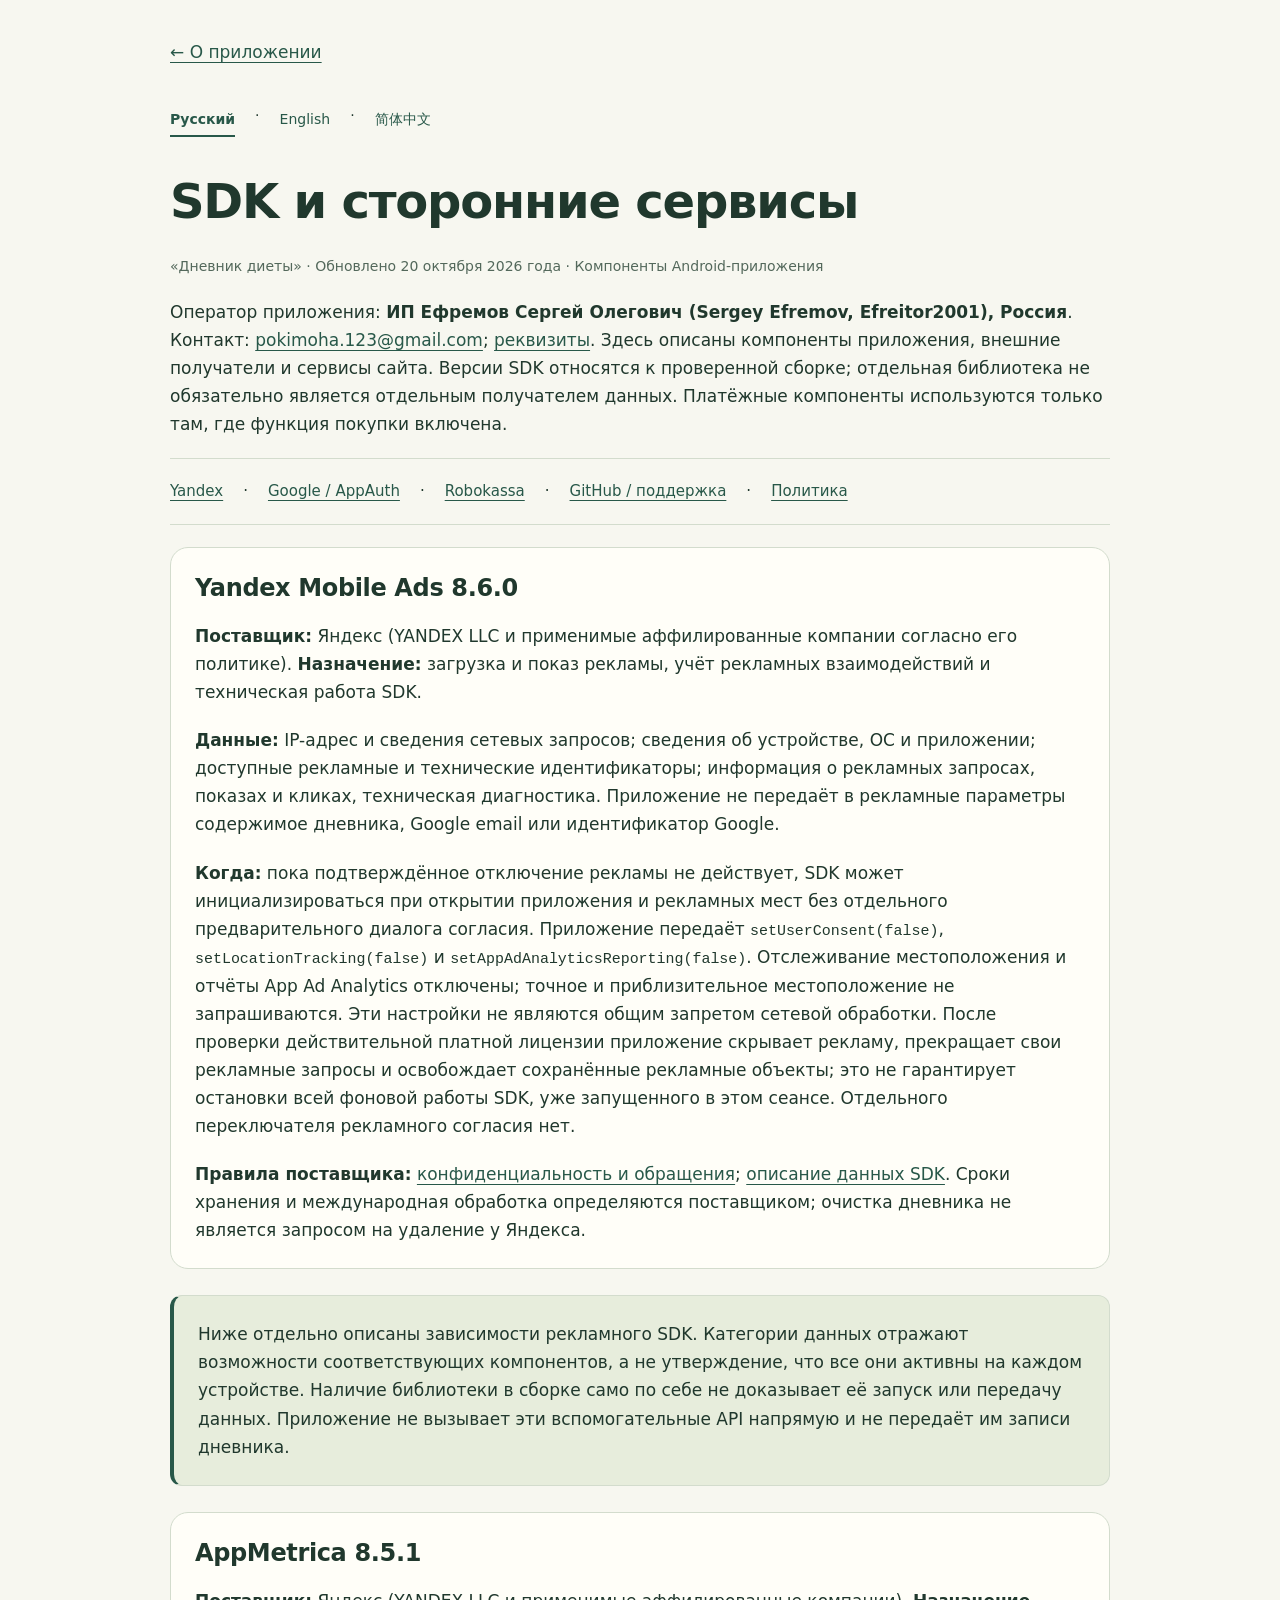
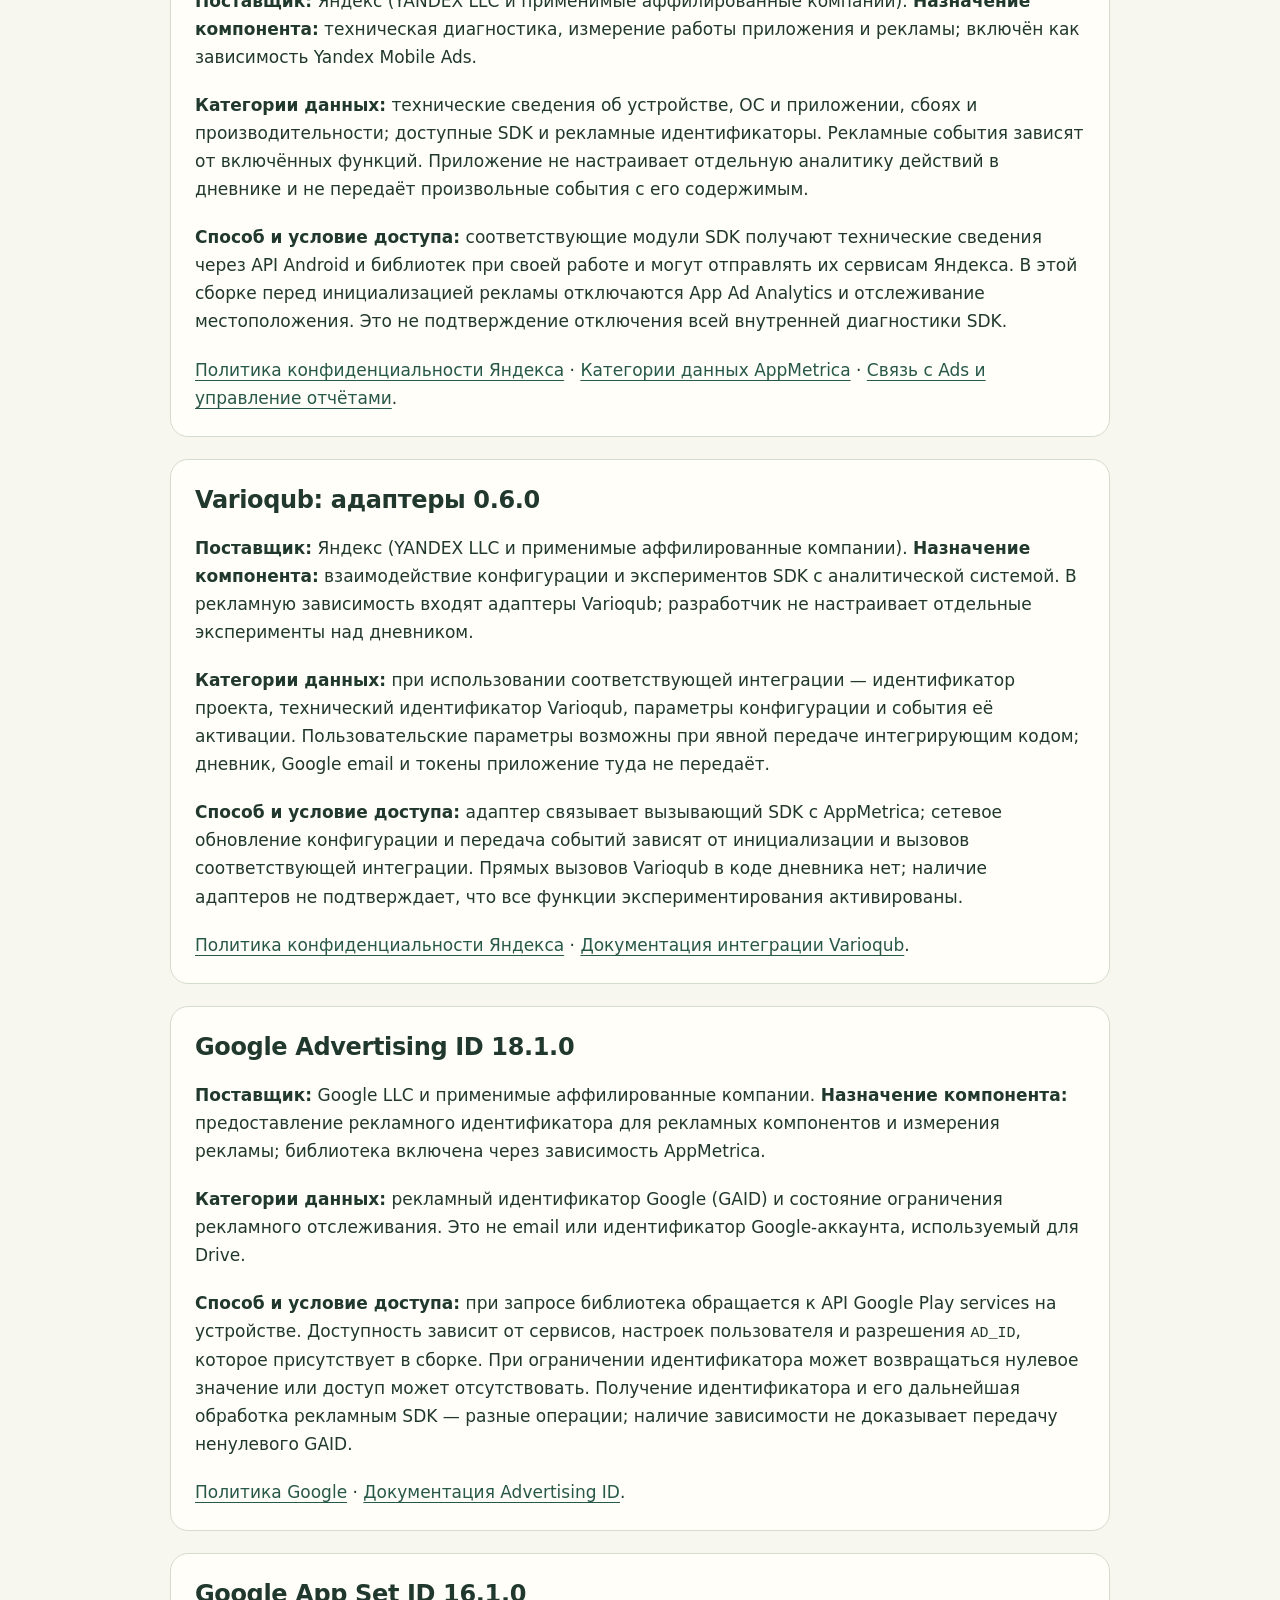
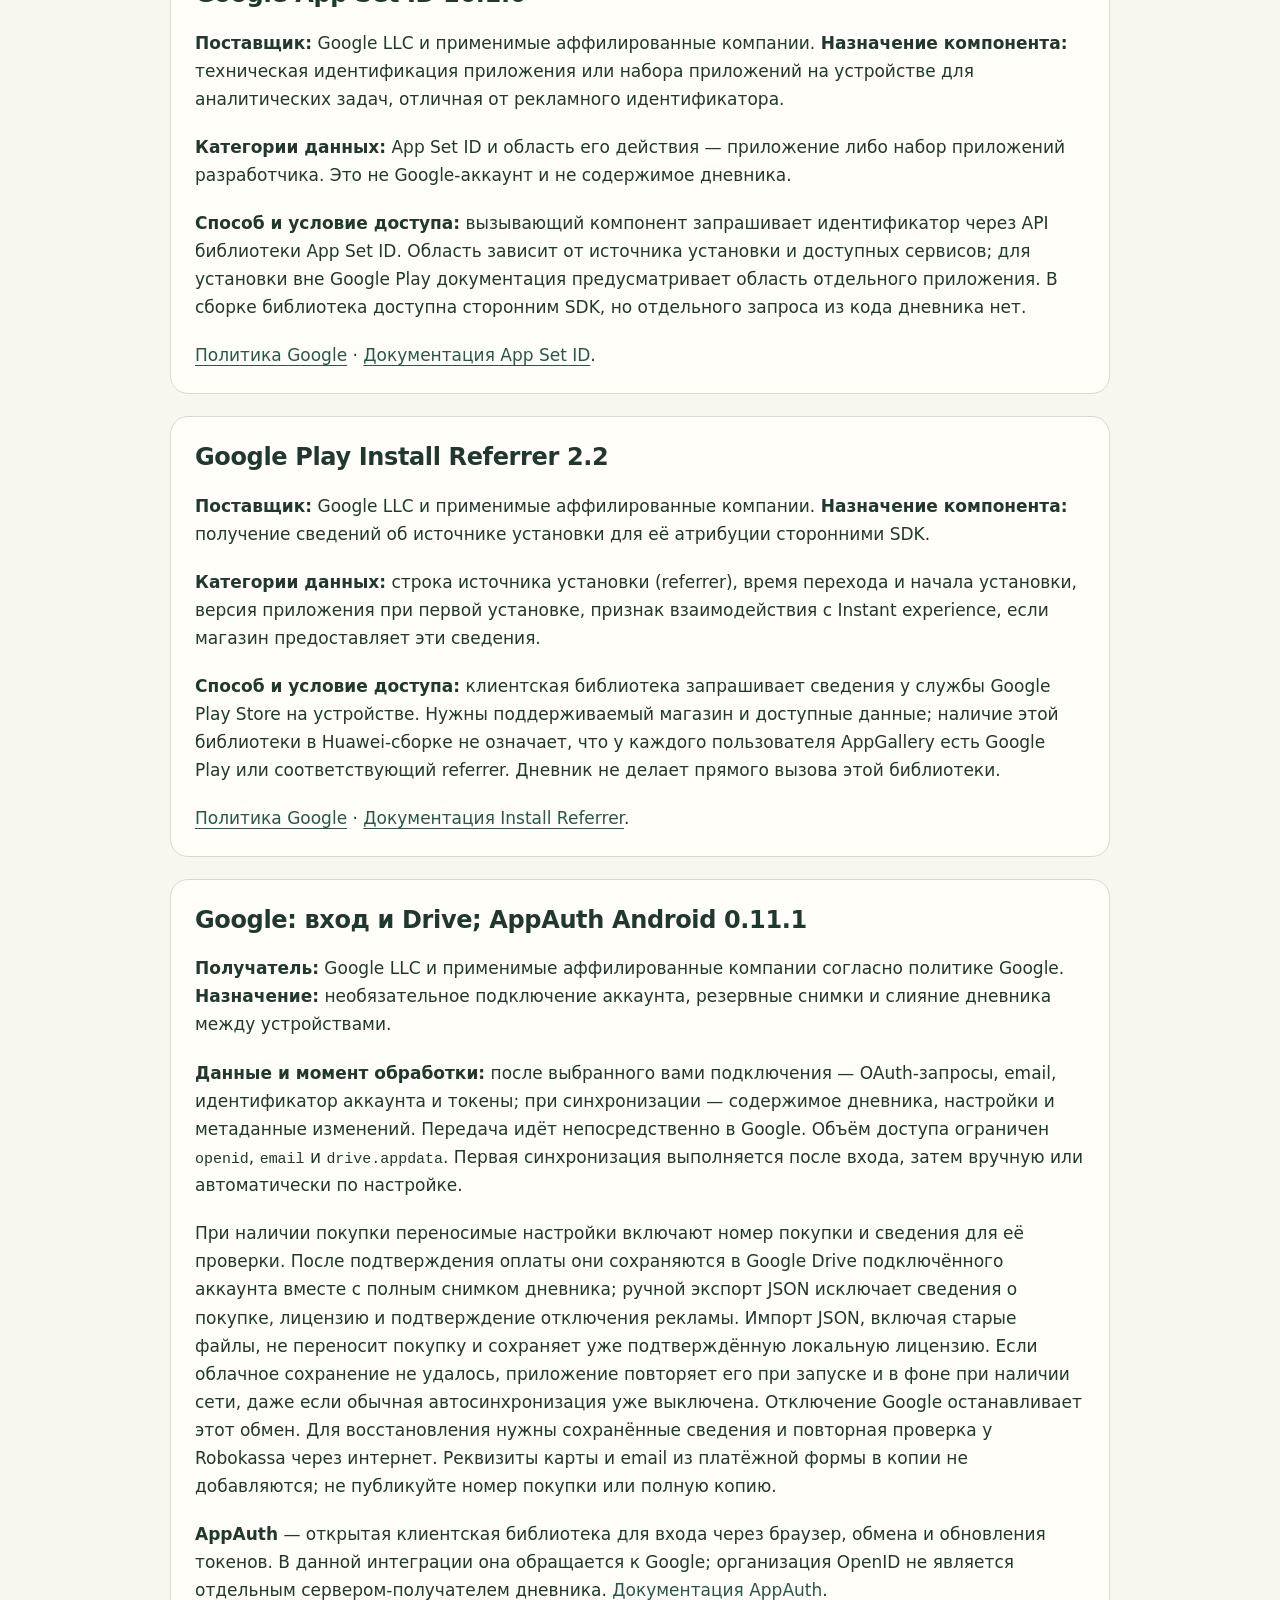
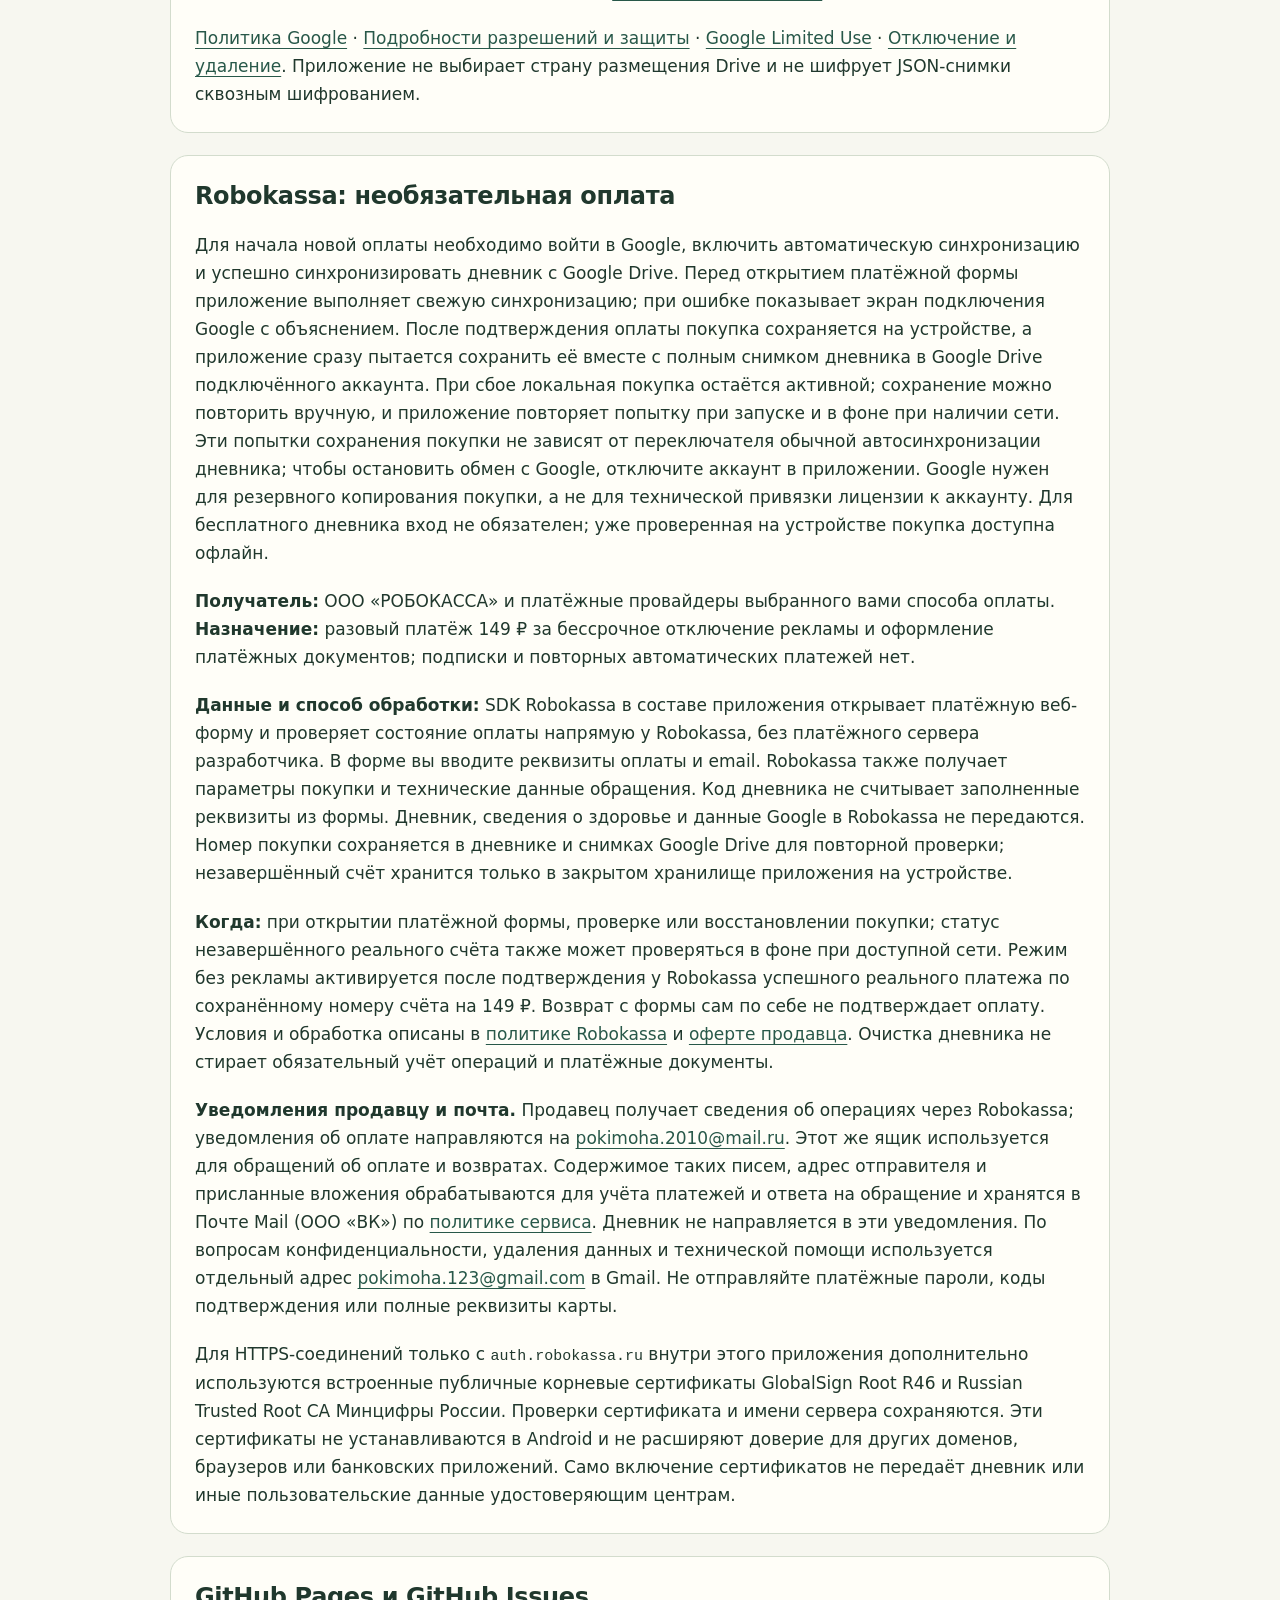
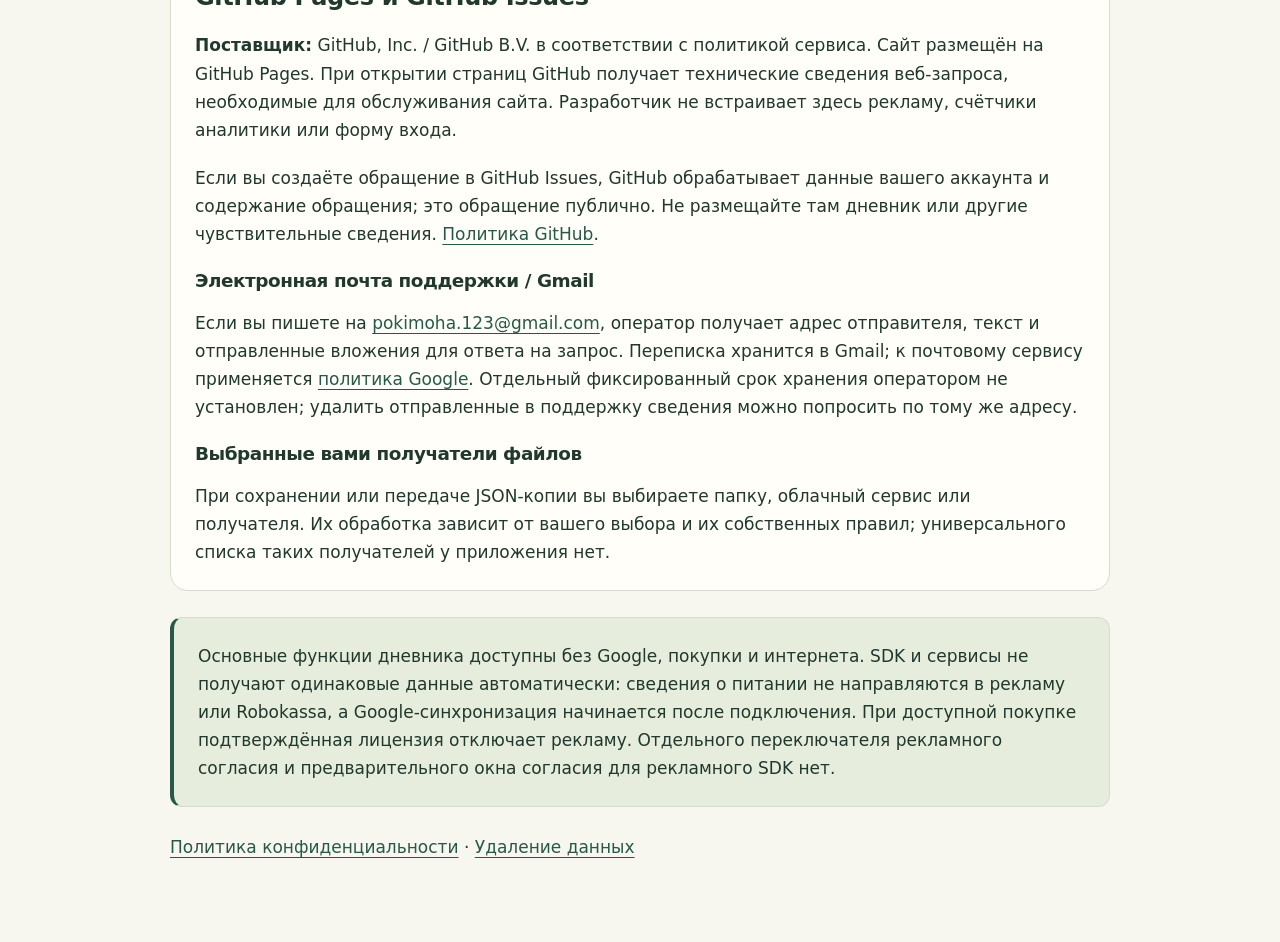
<file: privacy/third-party.html>
<!doctype html>
<html lang="ru">
<head>
<meta charset="utf-8">
<meta name="viewport" content="width=device-width, initial-scale=1">
<meta name="description" content="Yandex Mobile Ads, AppMetrica, Varioqub, Google, AppAuth, Robokassa и GitHub: назначение, данные и правила обработки.">
<title>SDK и сторонние сервисы — Дневник диеты</title>
<link rel="canonical" href="https://diet.efreitor2001.ru/privacy/third-party.html">
<link rel="alternate" hreflang="ru" href="https://diet.efreitor2001.ru/privacy/third-party.html">
<link rel="alternate" hreflang="en" href="https://diet.efreitor2001.ru/en/privacy/third-party.html">
<link rel="alternate" hreflang="zh-Hans" href="https://diet.efreitor2001.ru/zh-CN/privacy/third-party.html">
<link rel="alternate" hreflang="x-default" href="https://diet.efreitor2001.ru/privacy/third-party.html">
<link rel="icon" href="../assets/app-icon.png" type="image/png">
<link rel="stylesheet" href="../assets/site.css">
</head>
<body>
<main class="legal wrap">
<p><a href="../">← О приложении</a></p>
<nav class="language-switch" aria-label="Язык"><a href="../privacy/third-party.html" lang="ru" hreflang="ru" aria-current="page">Русский</a> · <a href="../en/privacy/third-party.html" lang="en" hreflang="en">English</a> · <a href="../zh-CN/privacy/third-party.html" lang="zh-CN" hreflang="zh-Hans">简体中文</a></nav>

<h1>SDK и сторонние сервисы</h1>
<p class="meta">«Дневник диеты» · Обновлено <time datetime="2026-10-20">20 октября 2026 года</time> · Компоненты Android-приложения</p>
<p>Оператор приложения: <strong>ИП Ефремов Сергей Олегович (Sergey Efremov, Efreitor2001), Россия</strong>. Контакт: <a href="mailto:pokimoha.123@gmail.com">pokimoha.123@gmail.com</a>; <a href="https://diet.efreitor2001.ru/offer/#details">реквизиты</a>. Здесь описаны компоненты приложения, внешние получатели и сервисы сайта. Версии SDK относятся к проверенной сборке; отдельная библиотека не обязательно является отдельным получателем данных. Платёжные компоненты используются только там, где функция покупки включена.</p>
<nav class="toc" aria-label="Сервисы"><a href="#yandex">Yandex</a> · <a href="#google">Google / AppAuth</a> · <a href="#robokassa">Robokassa</a> · <a href="#website">GitHub / поддержка</a> · <a href="./">Политика</a></nav>
<section class="sdk-card" aria-labelledby="yandex">
<h2 id="yandex">Yandex Mobile Ads 8.6.0</h2>
<p><strong>Поставщик:</strong> Яндекс (YANDEX LLC и применимые аффилированные компании согласно его политике). <strong>Назначение:</strong> загрузка и показ рекламы, учёт рекламных взаимодействий и техническая работа SDK.</p>
<p><strong>Данные:</strong> IP-адрес и сведения сетевых запросов; сведения об устройстве, ОС и приложении; доступные рекламные и технические идентификаторы; информация о рекламных запросах, показах и кликах, техническая диагностика. Приложение не передаёт в рекламные параметры содержимое дневника, Google email или идентификатор Google.</p>
<p><strong>Когда:</strong> пока подтверждённое отключение рекламы не действует, SDK может инициализироваться при открытии приложения и рекламных мест без отдельного предварительного диалога согласия. Приложение передаёт <code>setUserConsent(false)</code>, <code>setLocationTracking(false)</code> и <code>setAppAdAnalyticsReporting(false)</code>. Отслеживание местоположения и отчёты App Ad Analytics отключены; точное и приблизительное местоположение не запрашиваются. Эти настройки не являются общим запретом сетевой обработки. После проверки действительной платной лицензии приложение скрывает рекламу, прекращает свои рекламные запросы и освобождает сохранённые рекламные объекты; это не гарантирует остановки всей фоновой работы SDK, уже запущенного в этом сеансе. Отдельного переключателя рекламного согласия нет.</p>
<p><strong>Правила поставщика:</strong> <a href="https://yandex.ru/legal/confidential/">конфиденциальность и обращения</a>; <a href="https://ads.yandex.com/helpcenter/en/dev/android/app-privacy-android">описание данных SDK</a>. Сроки хранения и международная обработка определяются поставщиком; очистка дневника не является запросом на удаление у Яндекса.</p>
</section>
<p class="notice">Ниже отдельно описаны зависимости рекламного SDK. Категории данных отражают возможности соответствующих компонентов, а не утверждение, что все они активны на каждом устройстве. Наличие библиотеки в сборке само по себе не доказывает её запуск или передачу данных. Приложение не вызывает эти вспомогательные API напрямую и не передаёт им записи дневника.</p>
<section class="sdk-card" aria-labelledby="appmetrica">
<h2 id="appmetrica">AppMetrica 8.5.1</h2>
<p><strong>Поставщик:</strong> Яндекс (YANDEX LLC и применимые аффилированные компании). <strong>Назначение компонента:</strong> техническая диагностика, измерение работы приложения и рекламы; включён как зависимость Yandex Mobile Ads.</p>
<p><strong>Категории данных:</strong> технические сведения об устройстве, ОС и приложении, сбоях и производительности; доступные SDK и рекламные идентификаторы. Рекламные события зависят от включённых функций. Приложение не настраивает отдельную аналитику действий в дневнике и не передаёт произвольные события с его содержимым.</p>
<p><strong>Способ и условие доступа:</strong> соответствующие модули SDK получают технические сведения через API Android и библиотек при своей работе и могут отправлять их сервисам Яндекса. В этой сборке перед инициализацией рекламы отключаются App Ad Analytics и отслеживание местоположения. Это не подтверждение отключения всей внутренней диагностики SDK.</p>
<p><a href="https://yandex.ru/legal/confidential/">Политика конфиденциальности Яндекса</a> · <a href="https://appmetrica.yandex.com/docs/en/data-security/google-data-safety">Категории данных AppMetrica</a> · <a href="https://appmetrica.yandex.com/docs/en/common/ads-sdk-integration">Связь с Ads и управление отчётами</a>.</p>
</section>
<section class="sdk-card" aria-labelledby="varioqub">
<h2 id="varioqub">Varioqub: адаптеры 0.6.0</h2>
<p><strong>Поставщик:</strong> Яндекс (YANDEX LLC и применимые аффилированные компании). <strong>Назначение компонента:</strong> взаимодействие конфигурации и экспериментов SDK с аналитической системой. В рекламную зависимость входят адаптеры Varioqub; разработчик не настраивает отдельные эксперименты над дневником.</p>
<p><strong>Категории данных:</strong> при использовании соответствующей интеграции — идентификатор проекта, технический идентификатор Varioqub, параметры конфигурации и события её активации. Пользовательские параметры возможны при явной передаче интегрирующим кодом; дневник, Google email и токены приложение туда не передаёт.</p>
<p><strong>Способ и условие доступа:</strong> адаптер связывает вызывающий SDK с AppMetrica; сетевое обновление конфигурации и передача событий зависят от инициализации и вызовов соответствующей интеграции. Прямых вызовов Varioqub в коде дневника нет; наличие адаптеров не подтверждает, что все функции экспериментирования активированы.</p>
<p><a href="https://yandex.ru/legal/confidential/">Политика конфиденциальности Яндекса</a> · <a href="https://yandex.ru/support/varioqub-app/en/sdk/android/integration">Документация интеграции Varioqub</a>.</p>
</section>
<section class="sdk-card" aria-labelledby="google-advertising-id">
<h2 id="google-advertising-id">Google Advertising ID 18.1.0</h2>
<p><strong>Поставщик:</strong> Google LLC и применимые аффилированные компании. <strong>Назначение компонента:</strong> предоставление рекламного идентификатора для рекламных компонентов и измерения рекламы; библиотека включена через зависимость AppMetrica.</p>
<p><strong>Категории данных:</strong> рекламный идентификатор Google (GAID) и состояние ограничения рекламного отслеживания. Это не email или идентификатор Google-аккаунта, используемый для Drive.</p>
<p><strong>Способ и условие доступа:</strong> при запросе библиотека обращается к API Google Play services на устройстве. Доступность зависит от сервисов, настроек пользователя и разрешения <code>AD_ID</code>, которое присутствует в сборке. При ограничении идентификатора может возвращаться нулевое значение или доступ может отсутствовать. Получение идентификатора и его дальнейшая обработка рекламным SDK — разные операции; наличие зависимости не доказывает передачу ненулевого GAID.</p>
<p><a href="https://policies.google.com/privacy?hl=ru">Политика Google</a> · <a href="https://developers.google.com/android/reference/com/google/android/gms/ads/identifier/AdvertisingIdClient.Info">Документация Advertising ID</a>.</p>
</section>
<section class="sdk-card" aria-labelledby="google-app-set-id">
<h2 id="google-app-set-id">Google App Set ID 16.1.0</h2>
<p><strong>Поставщик:</strong> Google LLC и применимые аффилированные компании. <strong>Назначение компонента:</strong> техническая идентификация приложения или набора приложений на устройстве для аналитических задач, отличная от рекламного идентификатора.</p>
<p><strong>Категории данных:</strong> App Set ID и область его действия — приложение либо набор приложений разработчика. Это не Google-аккаунт и не содержимое дневника.</p>
<p><strong>Способ и условие доступа:</strong> вызывающий компонент запрашивает идентификатор через API библиотеки App Set ID. Область зависит от источника установки и доступных сервисов; для установки вне Google Play документация предусматривает область отдельного приложения. В сборке библиотека доступна сторонним SDK, но отдельного запроса из кода дневника нет.</p>
<p><a href="https://policies.google.com/privacy?hl=ru">Политика Google</a> · <a href="https://developer.android.com/identity/app-set-id">Документация App Set ID</a>.</p>
</section>
<section class="sdk-card" aria-labelledby="install-referrer">
<h2 id="install-referrer">Google Play Install Referrer 2.2</h2>
<p><strong>Поставщик:</strong> Google LLC и применимые аффилированные компании. <strong>Назначение компонента:</strong> получение сведений об источнике установки для её атрибуции сторонними SDK.</p>
<p><strong>Категории данных:</strong> строка источника установки (referrer), время перехода и начала установки, версия приложения при первой установке, признак взаимодействия с Instant experience, если магазин предоставляет эти сведения.</p>
<p><strong>Способ и условие доступа:</strong> клиентская библиотека запрашивает сведения у службы Google Play Store на устройстве. Нужны поддерживаемый магазин и доступные данные; наличие этой библиотеки в Huawei-сборке не означает, что у каждого пользователя AppGallery есть Google Play или соответствующий referrer. Дневник не делает прямого вызова этой библиотеки.</p>
<p><a href="https://policies.google.com/privacy?hl=ru">Политика Google</a> · <a href="https://developer.android.com/google/play/installreferrer">Документация Install Referrer</a>.</p>
</section>
<section class="sdk-card" aria-labelledby="google">
<h2 id="google">Google: вход и Drive; AppAuth Android 0.11.1</h2>
<p><strong>Получатель:</strong> Google LLC и применимые аффилированные компании согласно политике Google. <strong>Назначение:</strong> необязательное подключение аккаунта, резервные снимки и слияние дневника между устройствами.</p>
<p><strong>Данные и момент обработки:</strong> после выбранного вами подключения — OAuth-запросы, email, идентификатор аккаунта и токены; при синхронизации — содержимое дневника, настройки и метаданные изменений. Передача идёт непосредственно в Google. Объём доступа ограничен <code>openid</code>, <code>email</code> и <code>drive.appdata</code>. Первая синхронизация выполняется после входа, затем вручную или автоматически по настройке.</p>
<p>При наличии покупки переносимые настройки включают номер покупки и сведения для её проверки. После подтверждения оплаты они сохраняются в Google Drive подключённого аккаунта вместе с полным снимком дневника; ручной экспорт JSON исключает сведения о покупке, лицензию и подтверждение отключения рекламы. Импорт JSON, включая старые файлы, не переносит покупку и сохраняет уже подтверждённую локальную лицензию. Если облачное сохранение не удалось, приложение повторяет его при запуске и в фоне при наличии сети, даже если обычная автосинхронизация уже выключена. Отключение Google останавливает этот обмен. Для восстановления нужны сохранённые сведения и повторная проверка у Robokassa через интернет. Реквизиты карты и email из платёжной формы в копии не добавляются; не публикуйте номер покупки или полную копию.</p>
<p><strong>AppAuth</strong> — открытая клиентская библиотека для входа через браузер, обмена и обновления токенов. В данной интеграции она обращается к Google; организация OpenID не является отдельным сервером-получателем дневника. <a href="https://github.com/openid/AppAuth-Android">Документация AppAuth</a>.</p>
<p><a href="https://policies.google.com/privacy?hl=ru">Политика Google</a> · <a href="./#google-data">Подробности разрешений и защиты</a> · <a href="./#limited-use">Google Limited Use</a> · <a href="./data-deletion.html">Отключение и удаление</a>. Приложение не выбирает страну размещения Drive и не шифрует JSON-снимки сквозным шифрованием.</p>
</section>
<section class="sdk-card" aria-labelledby="robokassa">
<h2 id="robokassa">Robokassa: необязательная оплата</h2>
<p>Для начала новой оплаты необходимо войти в Google, включить автоматическую синхронизацию и успешно синхронизировать дневник с Google Drive. Перед открытием платёжной формы приложение выполняет свежую синхронизацию; при ошибке показывает экран подключения Google с объяснением. После подтверждения оплаты покупка сохраняется на устройстве, а приложение сразу пытается сохранить её вместе с полным снимком дневника в Google Drive подключённого аккаунта. При сбое локальная покупка остаётся активной; сохранение можно повторить вручную, и приложение повторяет попытку при запуске и в фоне при наличии сети. Эти попытки сохранения покупки не зависят от переключателя обычной автосинхронизации дневника; чтобы остановить обмен с Google, отключите аккаунт в приложении. Google нужен для резервного копирования покупки, а не для технической привязки лицензии к аккаунту. Для бесплатного дневника вход не обязателен; уже проверенная на устройстве покупка доступна офлайн.</p>
<p><strong>Получатель:</strong> ООО «РОБОКАССА» и платёжные провайдеры выбранного вами способа оплаты. <strong>Назначение:</strong> разовый платёж 149 ₽ за бессрочное отключение рекламы и оформление платёжных документов; подписки и повторных автоматических платежей нет.</p>
<p><strong>Данные и способ обработки:</strong> SDK Robokassa в составе приложения открывает платёжную веб-форму и проверяет состояние оплаты напрямую у Robokassa, без платёжного сервера разработчика. В форме вы вводите реквизиты оплаты и email. Robokassa также получает параметры покупки и технические данные обращения. Код дневника не считывает заполненные реквизиты из формы. Дневник, сведения о здоровье и данные Google в Robokassa не передаются. Номер покупки сохраняется в дневнике и снимках Google Drive для повторной проверки; незавершённый счёт хранится только в закрытом хранилище приложения на устройстве.</p>
<p><strong>Когда:</strong> при открытии платёжной формы, проверке или восстановлении покупки; статус незавершённого реального счёта также может проверяться в фоне при доступной сети. Режим без рекламы активируется после подтверждения у Robokassa успешного реального платежа по сохранённому номеру счёта на 149 ₽. Возврат с формы сам по себе не подтверждает оплату. Условия и обработка описаны в <a href="https://robokassa.com/privacy-policy/">политике Robokassa</a> и <a href="https://diet.efreitor2001.ru/offer/">оферте продавца</a>. Очистка дневника не стирает обязательный учёт операций и платёжные документы.</p>
<p><strong>Уведомления продавцу и почта.</strong> Продавец получает сведения об операциях через Robokassa; уведомления об оплате направляются на <a href="mailto:pokimoha.2010@mail.ru">pokimoha.2010@mail.ru</a>. Этот же ящик используется для обращений об оплате и возвратах. Содержимое таких писем, адрес отправителя и присланные вложения обрабатываются для учёта платежей и ответа на обращение и хранятся в Почте Mail (ООО «ВК») по <a href="https://help.mail.ru/legal/terms/mail/privacy/">политике сервиса</a>. Дневник не направляется в эти уведомления. По вопросам конфиденциальности, удаления данных и технической помощи используется отдельный адрес <a href="mailto:pokimoha.123@gmail.com">pokimoha.123@gmail.com</a> в Gmail. Не отправляйте платёжные пароли, коды подтверждения или полные реквизиты карты.</p>
<p>Для HTTPS-соединений только с <code>auth.robokassa.ru</code> внутри этого приложения дополнительно используются встроенные публичные корневые сертификаты GlobalSign Root R46 и Russian Trusted Root CA Минцифры России. Проверки сертификата и имени сервера сохраняются. Эти сертификаты не устанавливаются в Android и не расширяют доверие для других доменов, браузеров или банковских приложений. Само включение сертификатов не передаёт дневник или иные пользовательские данные удостоверяющим центрам.</p>
</section>
<section class="sdk-card" aria-labelledby="website">
<h2 id="website">GitHub Pages и GitHub Issues</h2>
<p><strong>Поставщик:</strong> GitHub, Inc. / GitHub B.V. в соответствии с политикой сервиса. Сайт размещён на GitHub Pages. При открытии страниц GitHub получает технические сведения веб-запроса, необходимые для обслуживания сайта. Разработчик не встраивает здесь рекламу, счётчики аналитики или форму входа.</p>
<p>Если вы создаёте обращение в GitHub Issues, GitHub обрабатывает данные вашего аккаунта и содержание обращения; это обращение публично. Не размещайте там дневник или другие чувствительные сведения. <a href="https://docs.github.com/en/site-policy/privacy-policies/github-general-privacy-statement">Политика GitHub</a>.</p>
<h3>Электронная почта поддержки / Gmail</h3>
<p>Если вы пишете на <a href="mailto:pokimoha.123@gmail.com">pokimoha.123@gmail.com</a>, оператор получает адрес отправителя, текст и отправленные вложения для ответа на запрос. Переписка хранится в Gmail; к почтовому сервису применяется <a href="https://policies.google.com/privacy?hl=ru">политика Google</a>. Отдельный фиксированный срок хранения оператором не установлен; удалить отправленные в поддержку сведения можно попросить по тому же адресу.</p>
<h3>Выбранные вами получатели файлов</h3>
<p>При сохранении или передаче JSON-копии вы выбираете папку, облачный сервис или получателя. Их обработка зависит от вашего выбора и их собственных правил; универсального списка таких получателей у приложения нет.</p>
</section>
<p class="notice">Основные функции дневника доступны без Google, покупки и интернета. SDK и сервисы не получают одинаковые данные автоматически: сведения о питании не направляются в рекламу или Robokassa, а Google-синхронизация начинается после подключения. При доступной покупке подтверждённая лицензия отключает рекламу. Отдельного переключателя рекламного согласия и предварительного окна согласия для рекламного SDK нет.</p>
<p><a href="./">Политика конфиденциальности</a> · <a href="./data-deletion.html">Удаление данных</a></p>
</main>
</body>
</html>
</file>
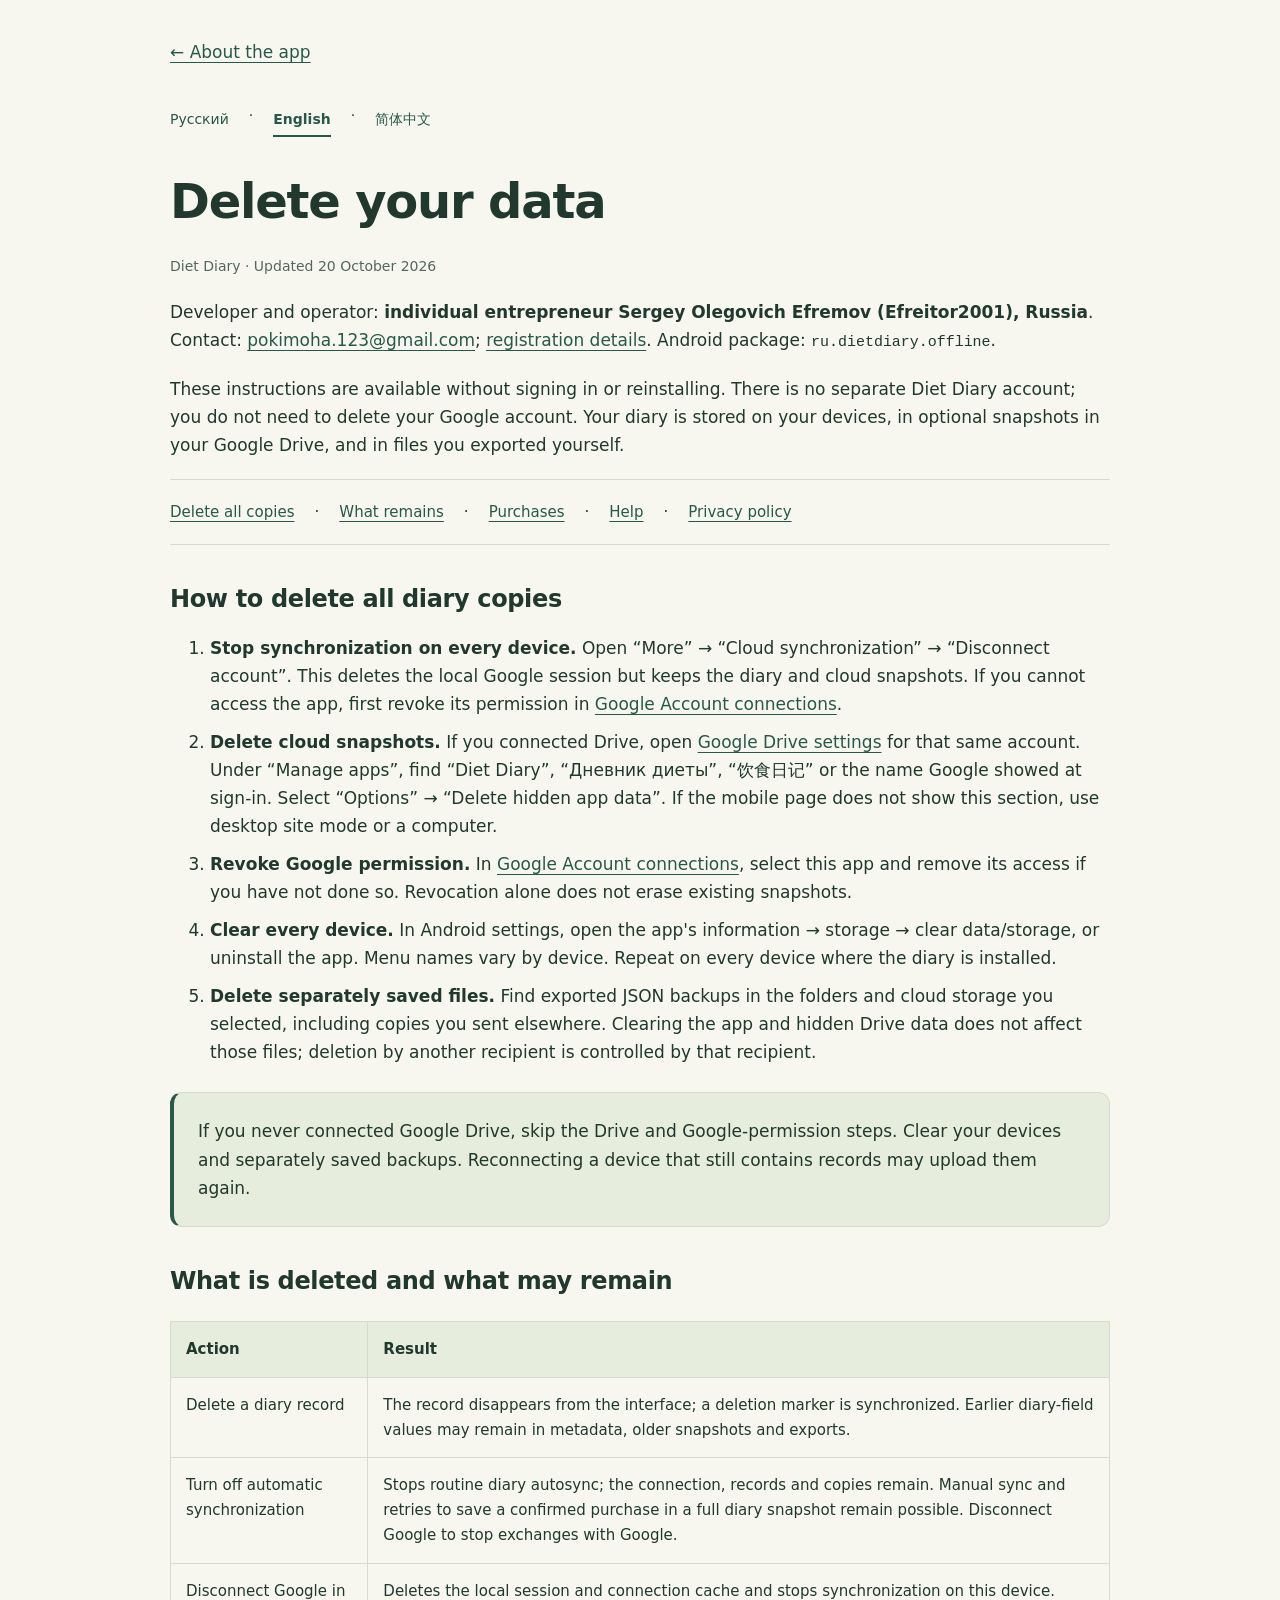
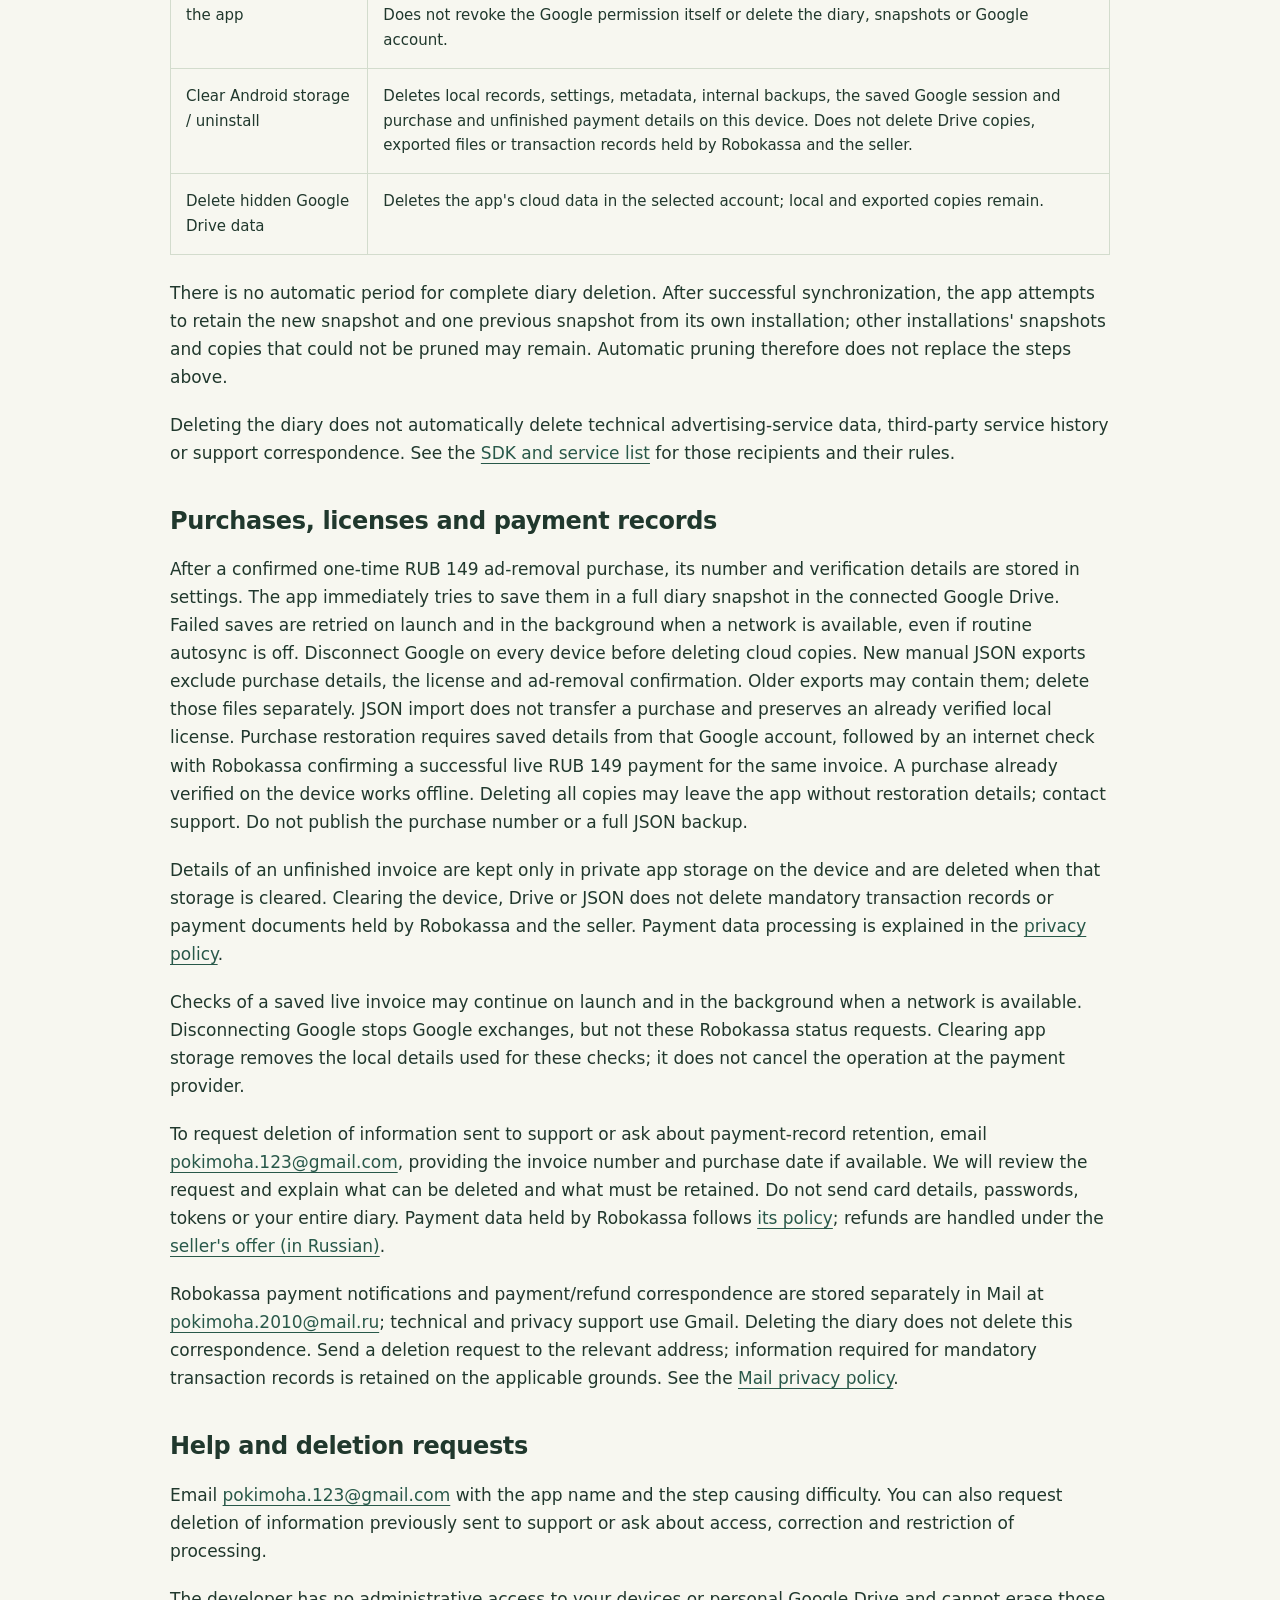
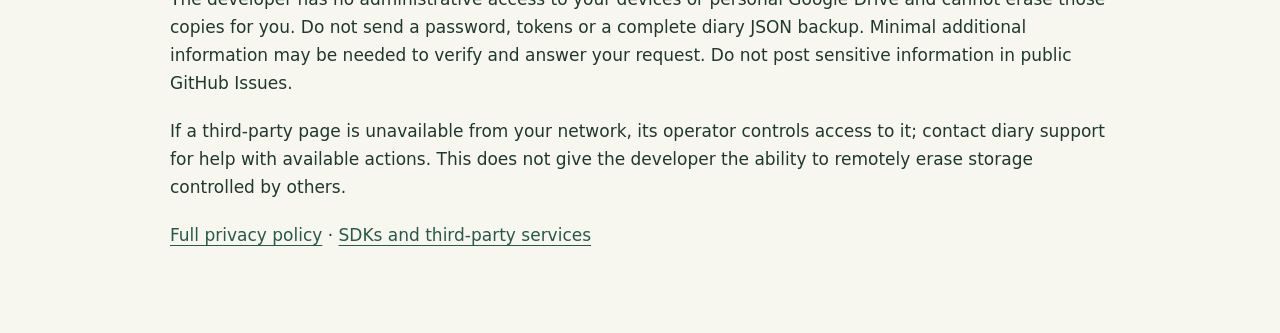
<file: en/privacy/data-deletion.html>
<!doctype html>
<html lang="en">
<head>
<meta charset="utf-8">
<meta name="viewport" content="width=device-width, initial-scale=1">
<meta name="description" content="How to delete Diet Diary records from your devices, Google Drive and backups, what happens to licenses and payment records, and how to get help.">
<title>Delete your data — Diet Diary</title>
<link rel="canonical" href="https://diet.efreitor2001.ru/en/privacy/data-deletion.html">
<link rel="alternate" hreflang="ru" href="https://diet.efreitor2001.ru/privacy/data-deletion.html">
<link rel="alternate" hreflang="en" href="https://diet.efreitor2001.ru/en/privacy/data-deletion.html">
<link rel="alternate" hreflang="zh-Hans" href="https://diet.efreitor2001.ru/zh-CN/privacy/data-deletion.html">
<link rel="alternate" hreflang="x-default" href="https://diet.efreitor2001.ru/privacy/data-deletion.html">
<link rel="icon" href="../../assets/app-icon.png" type="image/png">
<link rel="stylesheet" href="../../assets/site.css">
</head>
<body>
<main class="legal wrap">
<p><a href="../">← About the app</a></p>
<nav class="language-switch" aria-label="Language"><a href="../../privacy/data-deletion.html" lang="ru" hreflang="ru">Русский</a> · <a href="../../en/privacy/data-deletion.html" lang="en" hreflang="en" aria-current="page">English</a> · <a href="../../zh-CN/privacy/data-deletion.html" lang="zh-CN" hreflang="zh-Hans">简体中文</a></nav>

<h1>Delete your data</h1>
<p class="meta">Diet Diary · Updated <time datetime="2026-10-20">20 October 2026</time></p>
<p>Developer and operator: <strong>individual entrepreneur Sergey Olegovich Efremov (Efreitor2001), Russia</strong>. Contact: <a href="mailto:pokimoha.123@gmail.com">pokimoha.123@gmail.com</a>; <a href="https://diet.efreitor2001.ru/offer/#details">registration details</a>. Android package: <code>ru.dietdiary.offline</code>.</p>
<p>These instructions are available without signing in or reinstalling. There is no separate Diet Diary account; you do not need to delete your Google account. Your diary is stored on your devices, in optional snapshots in your Google Drive, and in files you exported yourself.</p>
<nav class="toc" aria-label="Sections"><a href="#delete">Delete all copies</a> · <a href="#retention">What remains</a> · <a href="#payments">Purchases</a> · <a href="#help">Help</a> · <a href="./">Privacy policy</a></nav>
<section aria-labelledby="delete">
<h2 id="delete">How to delete all diary copies</h2>
<ol>
<li><strong>Stop synchronization on every device.</strong> Open “More” → “Cloud synchronization” → “Disconnect account”. This deletes the local Google session but keeps the diary and cloud snapshots. If you cannot access the app, first revoke its permission in <a href="https://myaccount.google.com/connections">Google Account connections</a>.</li>
<li><strong>Delete cloud snapshots.</strong> If you connected Drive, open <a href="https://drive.google.com/drive/settings">Google Drive settings</a> for that same account. Under “Manage apps”, find “Diet Diary”, “Дневник диеты”, “饮食日记” or the name Google showed at sign-in. Select “Options” → “Delete hidden app data”. If the mobile page does not show this section, use desktop site mode or a computer.</li>
<li><strong>Revoke Google permission.</strong> In <a href="https://myaccount.google.com/connections">Google Account connections</a>, select this app and remove its access if you have not done so. Revocation alone does not erase existing snapshots.</li>
<li><strong>Clear every device.</strong> In Android settings, open the app's information → storage → clear data/storage, or uninstall the app. Menu names vary by device. Repeat on every device where the diary is installed.</li>
<li><strong>Delete separately saved files.</strong> Find exported JSON backups in the folders and cloud storage you selected, including copies you sent elsewhere. Clearing the app and hidden Drive data does not affect those files; deletion by another recipient is controlled by that recipient.</li>
</ol>
<div class="notice"><p>If you never connected Google Drive, skip the Drive and Google-permission steps. Clear your devices and separately saved backups. Reconnecting a device that still contains records may upload them again.</p></div>
</section>
<section aria-labelledby="retention">
<h2 id="retention">What is deleted and what may remain</h2>
<div class="table-wrap"><table><thead><tr><th scope="col">Action</th><th scope="col">Result</th></tr></thead><tbody>
<tr><td>Delete a diary record</td><td>The record disappears from the interface; a deletion marker is synchronized. Earlier diary-field values may remain in metadata, older snapshots and exports.</td></tr>
<tr><td>Turn off automatic synchronization</td><td>Stops routine diary autosync; the connection, records and copies remain. Manual sync and retries to save a confirmed purchase in a full diary snapshot remain possible. Disconnect Google to stop exchanges with Google.</td></tr>
<tr><td>Disconnect Google in the app</td><td>Deletes the local session and connection cache and stops synchronization on this device. Does not revoke the Google permission itself or delete the diary, snapshots or Google account.</td></tr>
<tr><td>Clear Android storage / uninstall</td><td>Deletes local records, settings, metadata, internal backups, the saved Google session and purchase and unfinished payment details on this device. Does not delete Drive copies, exported files or transaction records held by Robokassa and the seller.</td></tr>
<tr><td>Delete hidden Google Drive data</td><td>Deletes the app's cloud data in the selected account; local and exported copies remain.</td></tr>
</tbody></table></div>
<p>There is no automatic period for complete diary deletion. After successful synchronization, the app attempts to retain the new snapshot and one previous snapshot from its own installation; other installations' snapshots and copies that could not be pruned may remain. Automatic pruning therefore does not replace the steps above.</p>
<p>Deleting the diary does not automatically delete technical advertising-service data, third-party service history or support correspondence. See the <a href="./third-party.html">SDK and service list</a> for those recipients and their rules.</p>
</section>
<section aria-labelledby="payments">
<h2 id="payments">Purchases, licenses and payment records</h2>
<p>After a confirmed one-time RUB 149 ad-removal purchase, its number and verification details are stored in settings. The app immediately tries to save them in a full diary snapshot in the connected Google Drive. Failed saves are retried on launch and in the background when a network is available, even if routine autosync is off. Disconnect Google on every device before deleting cloud copies. New manual JSON exports exclude purchase details, the license and ad-removal confirmation. Older exports may contain them; delete those files separately. JSON import does not transfer a purchase and preserves an already verified local license. Purchase restoration requires saved details from that Google account, followed by an internet check with Robokassa confirming a successful live RUB 149 payment for the same invoice. A purchase already verified on the device works offline. Deleting all copies may leave the app without restoration details; contact support. Do not publish the purchase number or a full JSON backup.</p>
<p>Details of an unfinished invoice are kept only in private app storage on the device and are deleted when that storage is cleared. Clearing the device, Drive or JSON does not delete mandatory transaction records or payment documents held by Robokassa and the seller. Payment data processing is explained in the <a href="./#payments">privacy policy</a>.</p>
<p>Checks of a saved live invoice may continue on launch and in the background when a network is available. Disconnecting Google stops Google exchanges, but not these Robokassa status requests. Clearing app storage removes the local details used for these checks; it does not cancel the operation at the payment provider.</p>
<p>To request deletion of information sent to support or ask about payment-record retention, email <a href="mailto:pokimoha.123@gmail.com">pokimoha.123@gmail.com</a>, providing the invoice number and purchase date if available. We will review the request and explain what can be deleted and what must be retained. Do not send card details, passwords, tokens or your entire diary. Payment data held by Robokassa follows <a href="https://robokassa.com/privacy-policy/">its policy</a>; refunds are handled under the <a href="https://diet.efreitor2001.ru/offer/#refunds">seller's offer (in Russian)</a>.</p>
<p>Robokassa payment notifications and payment/refund correspondence are stored separately in Mail at <a href="mailto:pokimoha.2010@mail.ru">pokimoha.2010@mail.ru</a>; technical and privacy support use Gmail. Deleting the diary does not delete this correspondence. Send a deletion request to the relevant address; information required for mandatory transaction records is retained on the applicable grounds. See the <a href="https://help.mail.ru/legal/terms/mail/privacy/">Mail privacy policy</a>.</p>
</section>
<section aria-labelledby="help">
<h2 id="help">Help and deletion requests</h2>
<p>Email <a href="mailto:pokimoha.123@gmail.com?subject=Data%20deletion%20%E2%80%94%20Diet%20Diary">pokimoha.123@gmail.com</a> with the app name and the step causing difficulty. You can also request deletion of information previously sent to support or ask about access, correction and restriction of processing.</p>
<p>The developer has no administrative access to your devices or personal Google Drive and cannot erase those copies for you. Do not send a password, tokens or a complete diary JSON backup. Minimal additional information may be needed to verify and answer your request. Do not post sensitive information in public GitHub Issues.</p>
<p>If a third-party page is unavailable from your network, its operator controls access to it; contact diary support for help with available actions. This does not give the developer the ability to remotely erase storage controlled by others.</p>
</section>
<p><a href="./">Full privacy policy</a> · <a href="./third-party.html">SDKs and third-party services</a></p>
</main>
</body>
</html>
</file>
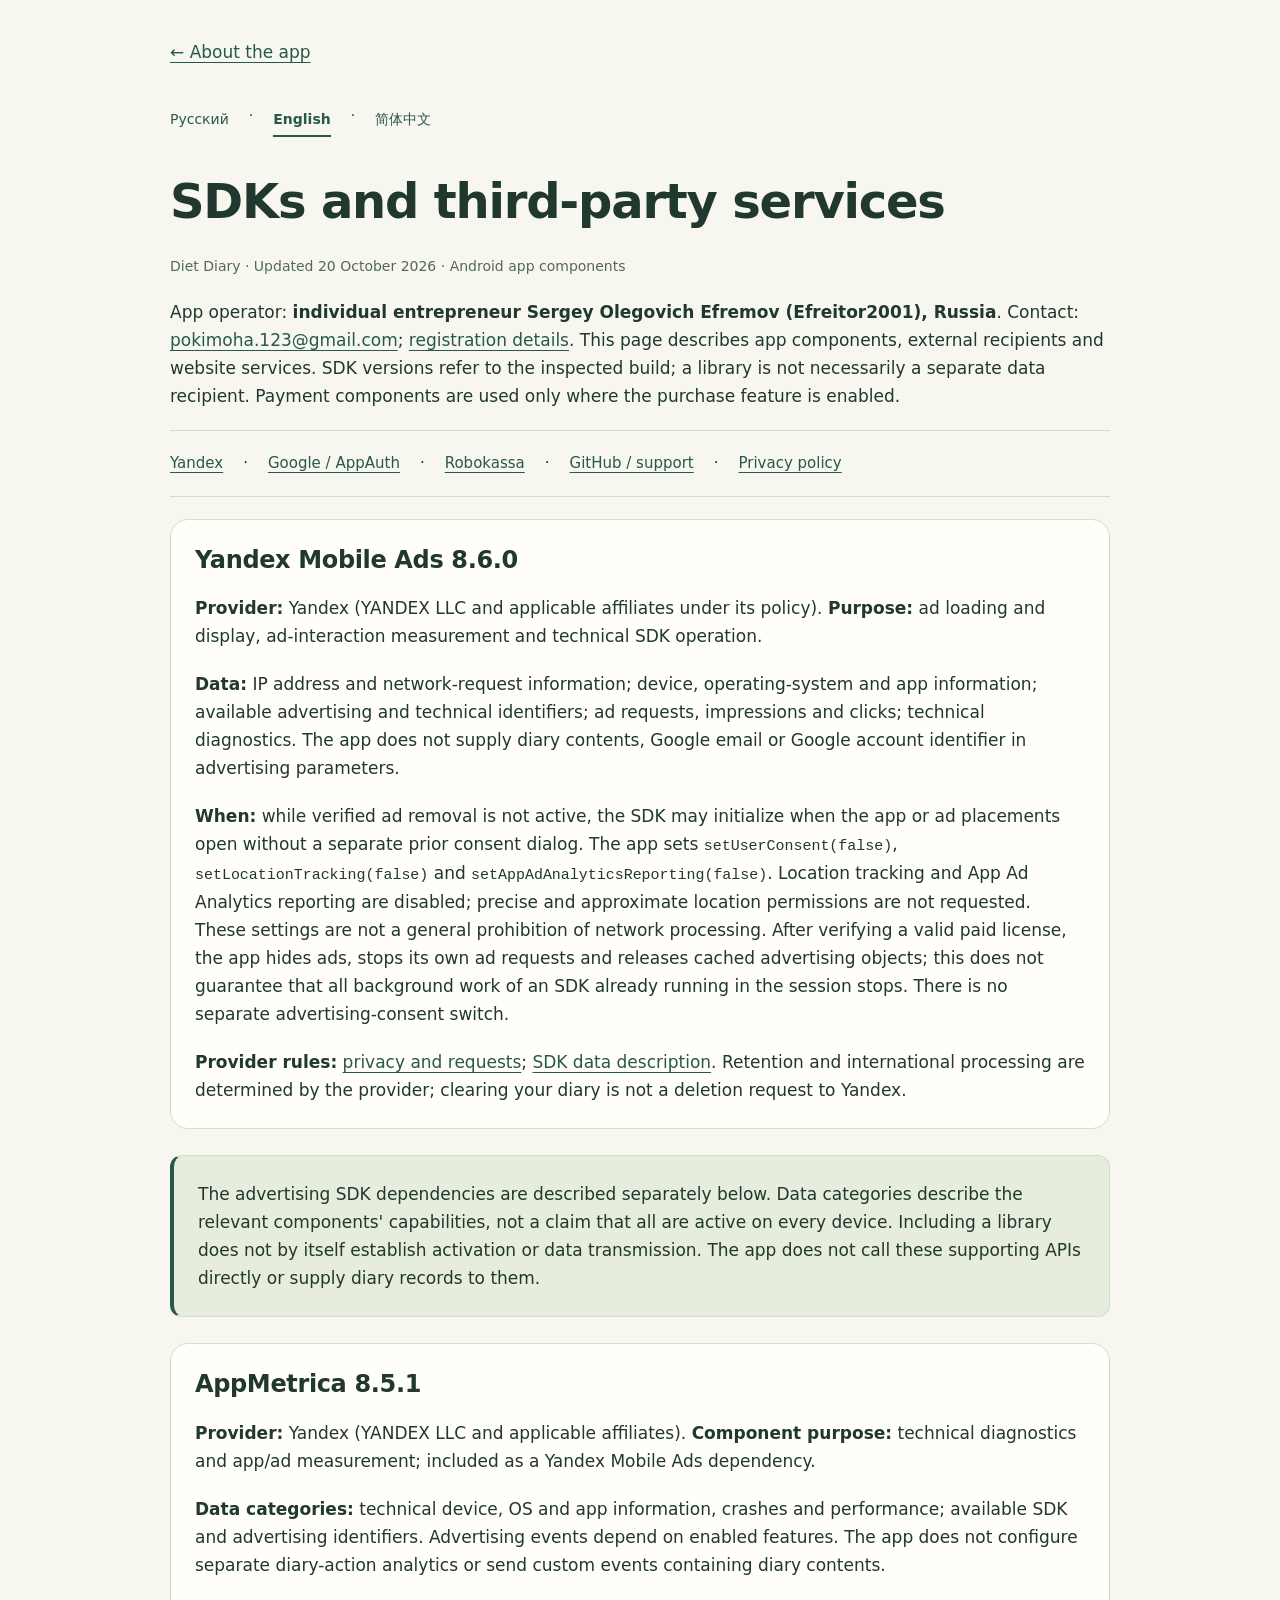
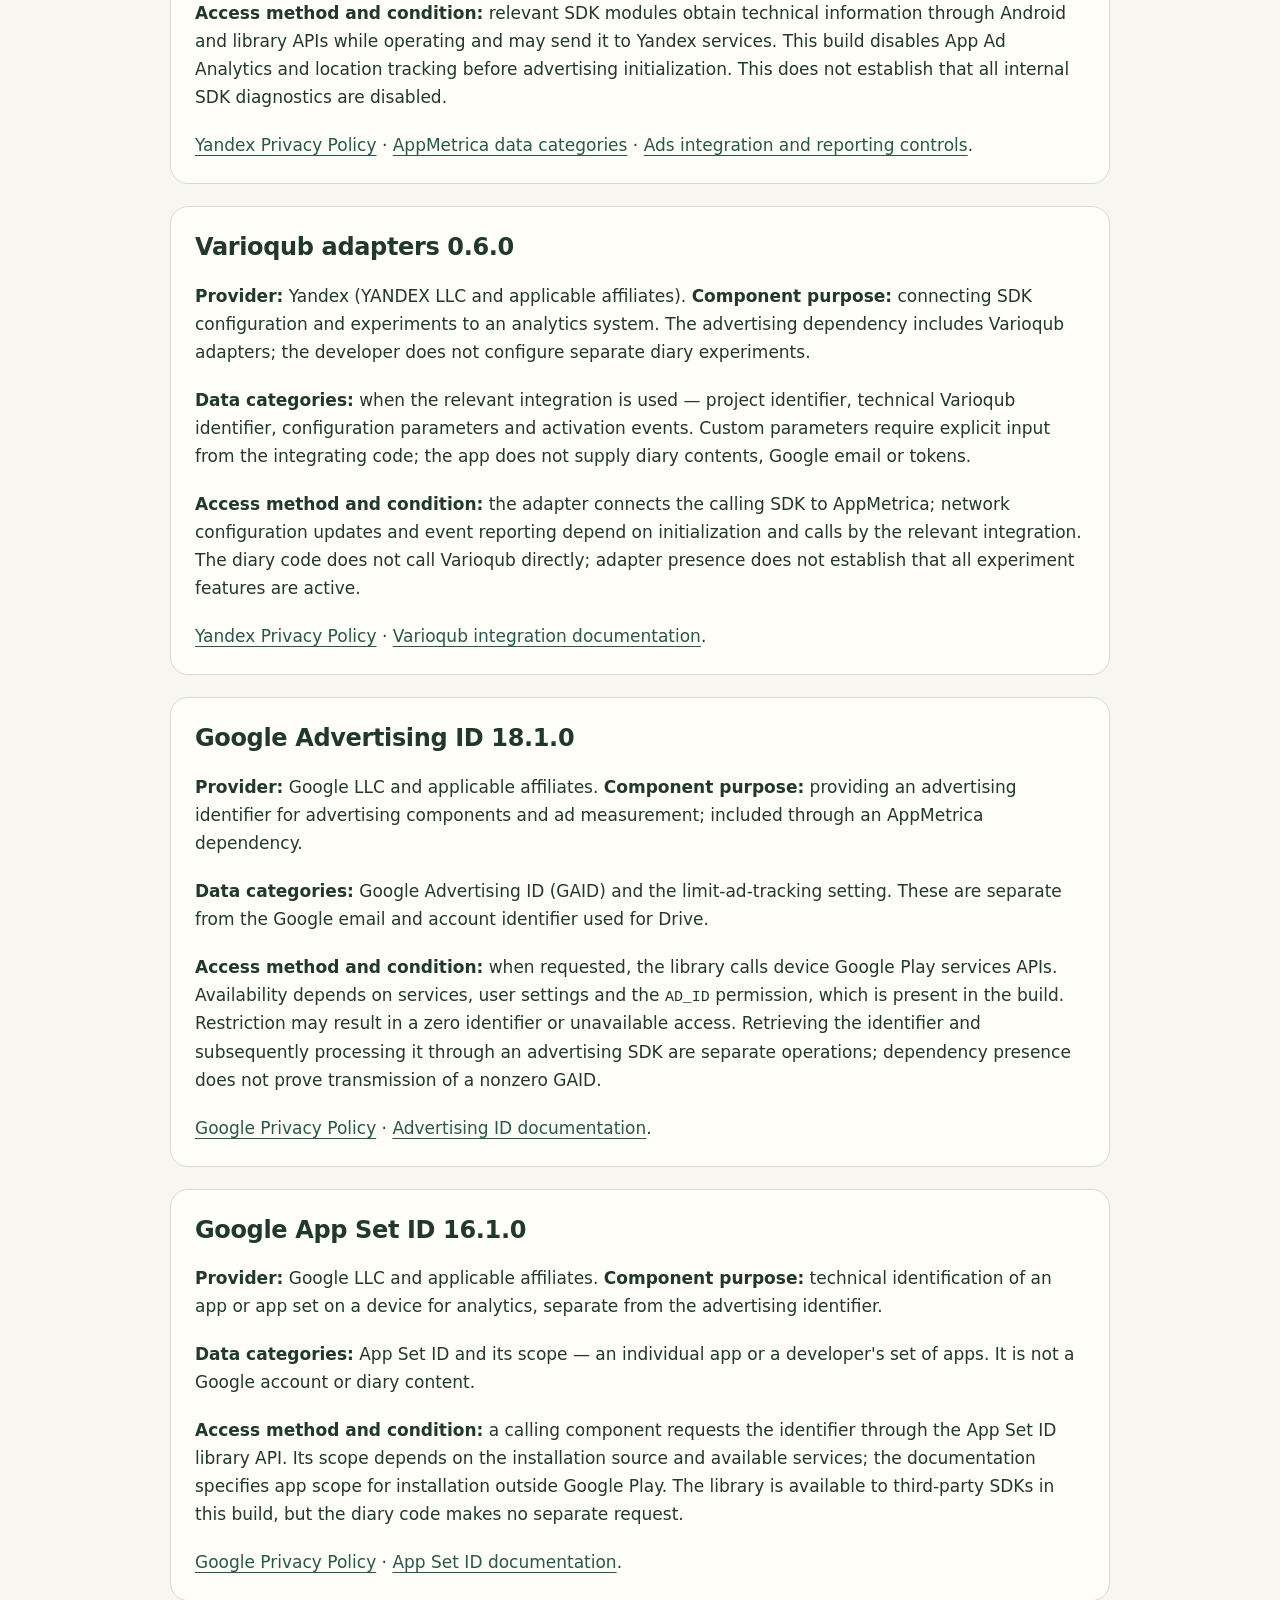
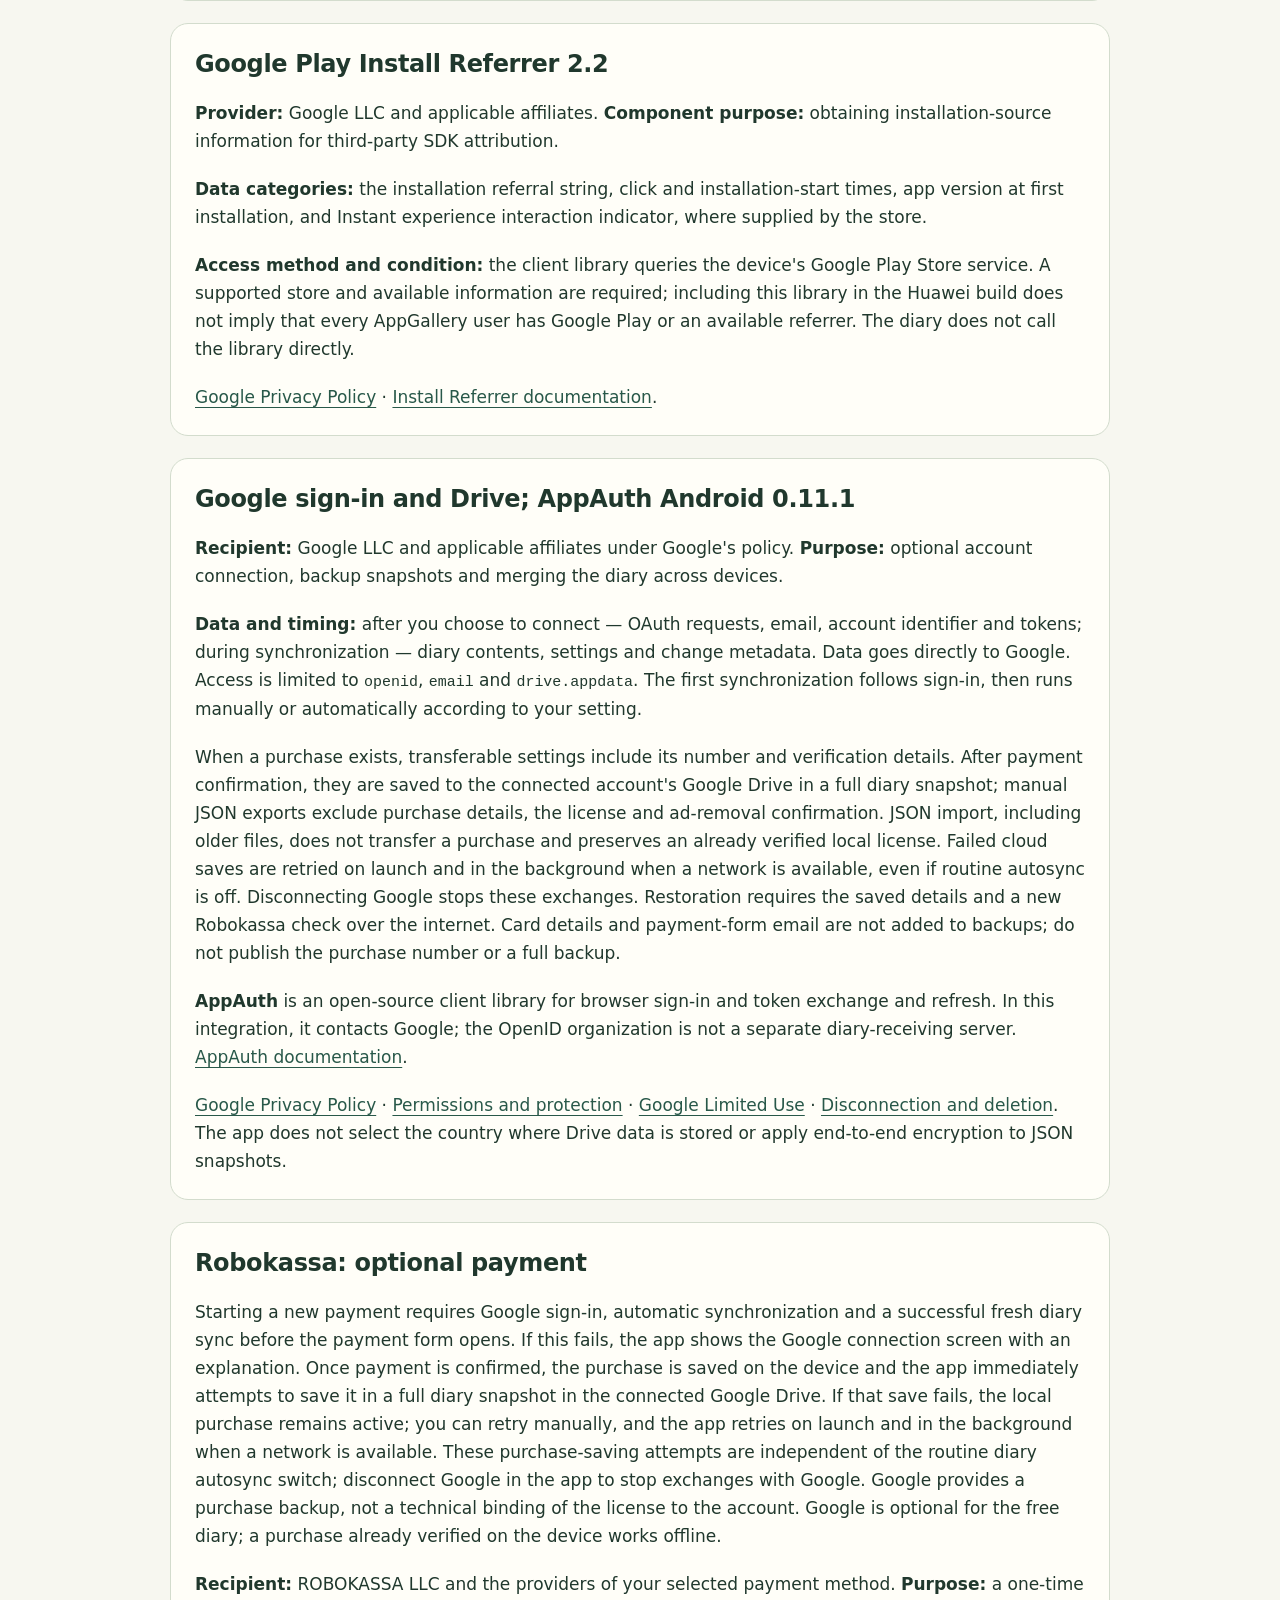
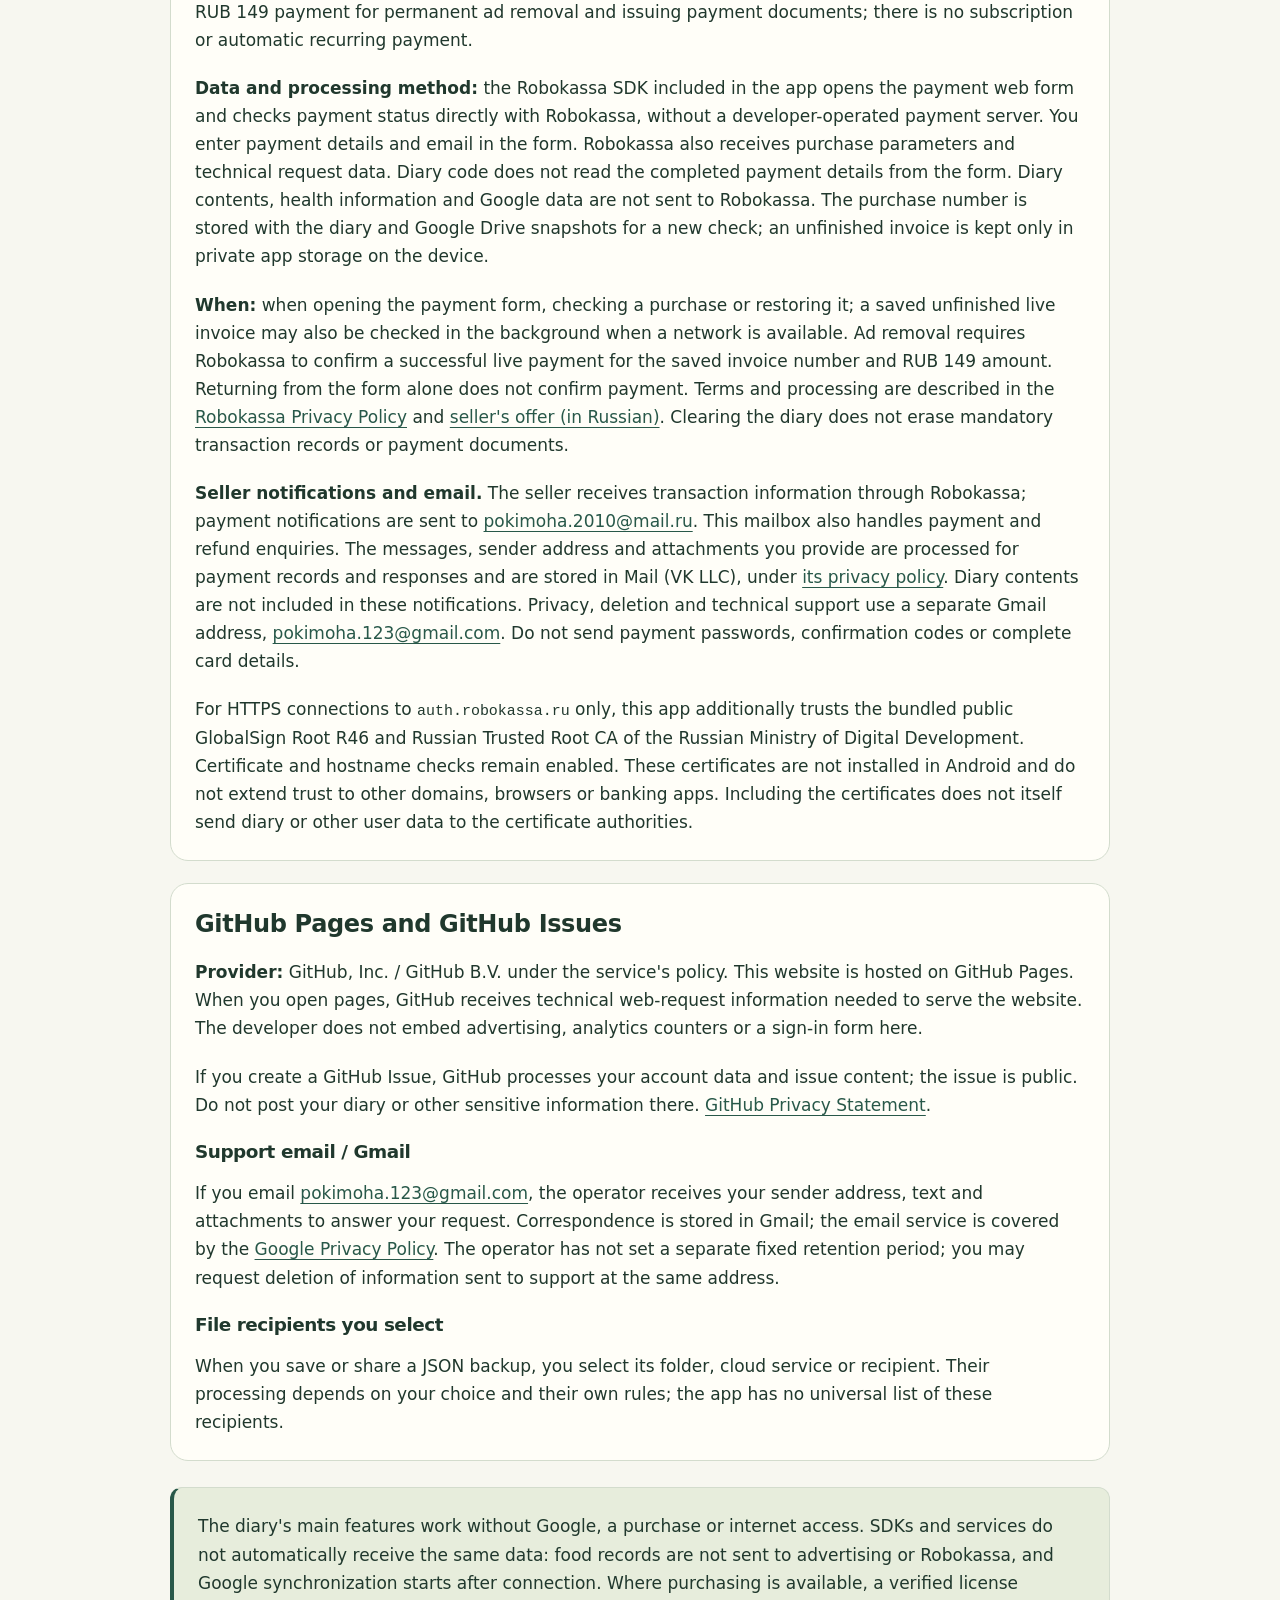
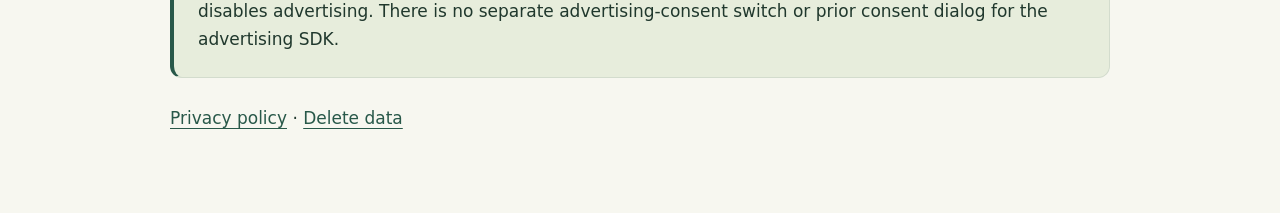
<file: en/privacy/third-party.html>
<!doctype html>
<html lang="en">
<head>
<meta charset="utf-8">
<meta name="viewport" content="width=device-width, initial-scale=1">
<meta name="description" content="Yandex Mobile Ads, AppMetrica, Varioqub, Google, AppAuth, Robokassa and GitHub: purposes, data and processing policies.">
<title>SDKs and third-party services — Diet Diary</title>
<link rel="canonical" href="https://diet.efreitor2001.ru/en/privacy/third-party.html">
<link rel="alternate" hreflang="ru" href="https://diet.efreitor2001.ru/privacy/third-party.html">
<link rel="alternate" hreflang="en" href="https://diet.efreitor2001.ru/en/privacy/third-party.html">
<link rel="alternate" hreflang="zh-Hans" href="https://diet.efreitor2001.ru/zh-CN/privacy/third-party.html">
<link rel="alternate" hreflang="x-default" href="https://diet.efreitor2001.ru/privacy/third-party.html">
<link rel="icon" href="../../assets/app-icon.png" type="image/png">
<link rel="stylesheet" href="../../assets/site.css">
</head>
<body>
<main class="legal wrap">
<p><a href="../">← About the app</a></p>
<nav class="language-switch" aria-label="Language"><a href="../../privacy/third-party.html" lang="ru" hreflang="ru">Русский</a> · <a href="../../en/privacy/third-party.html" lang="en" hreflang="en" aria-current="page">English</a> · <a href="../../zh-CN/privacy/third-party.html" lang="zh-CN" hreflang="zh-Hans">简体中文</a></nav>

<h1>SDKs and third-party services</h1>
<p class="meta">Diet Diary · Updated <time datetime="2026-10-20">20 October 2026</time> · Android app components</p>
<p>App operator: <strong>individual entrepreneur Sergey Olegovich Efremov (Efreitor2001), Russia</strong>. Contact: <a href="mailto:pokimoha.123@gmail.com">pokimoha.123@gmail.com</a>; <a href="https://diet.efreitor2001.ru/offer/#details">registration details</a>. This page describes app components, external recipients and website services. SDK versions refer to the inspected build; a library is not necessarily a separate data recipient. Payment components are used only where the purchase feature is enabled.</p>
<nav class="toc" aria-label="Services"><a href="#yandex">Yandex</a> · <a href="#google">Google / AppAuth</a> · <a href="#robokassa">Robokassa</a> · <a href="#website">GitHub / support</a> · <a href="./">Privacy policy</a></nav>
<section class="sdk-card" aria-labelledby="yandex">
<h2 id="yandex">Yandex Mobile Ads 8.6.0</h2>
<p><strong>Provider:</strong> Yandex (YANDEX LLC and applicable affiliates under its policy). <strong>Purpose:</strong> ad loading and display, ad-interaction measurement and technical SDK operation.</p>
<p><strong>Data:</strong> IP address and network-request information; device, operating-system and app information; available advertising and technical identifiers; ad requests, impressions and clicks; technical diagnostics. The app does not supply diary contents, Google email or Google account identifier in advertising parameters.</p>
<p><strong>When:</strong> while verified ad removal is not active, the SDK may initialize when the app or ad placements open without a separate prior consent dialog. The app sets <code>setUserConsent(false)</code>, <code>setLocationTracking(false)</code> and <code>setAppAdAnalyticsReporting(false)</code>. Location tracking and App Ad Analytics reporting are disabled; precise and approximate location permissions are not requested. These settings are not a general prohibition of network processing. After verifying a valid paid license, the app hides ads, stops its own ad requests and releases cached advertising objects; this does not guarantee that all background work of an SDK already running in the session stops. There is no separate advertising-consent switch.</p>
<p><strong>Provider rules:</strong> <a href="https://yandex.com/legal/confidential/en/">privacy and requests</a>; <a href="https://ads.yandex.com/helpcenter/en/dev/android/app-privacy-android">SDK data description</a>. Retention and international processing are determined by the provider; clearing your diary is not a deletion request to Yandex.</p>
</section>
<p class="notice">The advertising SDK dependencies are described separately below. Data categories describe the relevant components' capabilities, not a claim that all are active on every device. Including a library does not by itself establish activation or data transmission. The app does not call these supporting APIs directly or supply diary records to them.</p>
<section class="sdk-card" aria-labelledby="appmetrica">
<h2 id="appmetrica">AppMetrica 8.5.1</h2>
<p><strong>Provider:</strong> Yandex (YANDEX LLC and applicable affiliates). <strong>Component purpose:</strong> technical diagnostics and app/ad measurement; included as a Yandex Mobile Ads dependency.</p>
<p><strong>Data categories:</strong> technical device, OS and app information, crashes and performance; available SDK and advertising identifiers. Advertising events depend on enabled features. The app does not configure separate diary-action analytics or send custom events containing diary contents.</p>
<p><strong>Access method and condition:</strong> relevant SDK modules obtain technical information through Android and library APIs while operating and may send it to Yandex services. This build disables App Ad Analytics and location tracking before advertising initialization. This does not establish that all internal SDK diagnostics are disabled.</p>
<p><a href="https://yandex.com/legal/confidential/en/">Yandex Privacy Policy</a> · <a href="https://appmetrica.yandex.com/docs/en/data-security/google-data-safety">AppMetrica data categories</a> · <a href="https://appmetrica.yandex.com/docs/en/common/ads-sdk-integration">Ads integration and reporting controls</a>.</p>
</section>
<section class="sdk-card" aria-labelledby="varioqub">
<h2 id="varioqub">Varioqub adapters 0.6.0</h2>
<p><strong>Provider:</strong> Yandex (YANDEX LLC and applicable affiliates). <strong>Component purpose:</strong> connecting SDK configuration and experiments to an analytics system. The advertising dependency includes Varioqub adapters; the developer does not configure separate diary experiments.</p>
<p><strong>Data categories:</strong> when the relevant integration is used — project identifier, technical Varioqub identifier, configuration parameters and activation events. Custom parameters require explicit input from the integrating code; the app does not supply diary contents, Google email or tokens.</p>
<p><strong>Access method and condition:</strong> the adapter connects the calling SDK to AppMetrica; network configuration updates and event reporting depend on initialization and calls by the relevant integration. The diary code does not call Varioqub directly; adapter presence does not establish that all experiment features are active.</p>
<p><a href="https://yandex.com/legal/confidential/en/">Yandex Privacy Policy</a> · <a href="https://yandex.ru/support/varioqub-app/en/sdk/android/integration">Varioqub integration documentation</a>.</p>
</section>
<section class="sdk-card" aria-labelledby="google-advertising-id">
<h2 id="google-advertising-id">Google Advertising ID 18.1.0</h2>
<p><strong>Provider:</strong> Google LLC and applicable affiliates. <strong>Component purpose:</strong> providing an advertising identifier for advertising components and ad measurement; included through an AppMetrica dependency.</p>
<p><strong>Data categories:</strong> Google Advertising ID (GAID) and the limit-ad-tracking setting. These are separate from the Google email and account identifier used for Drive.</p>
<p><strong>Access method and condition:</strong> when requested, the library calls device Google Play services APIs. Availability depends on services, user settings and the <code>AD_ID</code> permission, which is present in the build. Restriction may result in a zero identifier or unavailable access. Retrieving the identifier and subsequently processing it through an advertising SDK are separate operations; dependency presence does not prove transmission of a nonzero GAID.</p>
<p><a href="https://policies.google.com/privacy?hl=en">Google Privacy Policy</a> · <a href="https://developers.google.com/android/reference/com/google/android/gms/ads/identifier/AdvertisingIdClient.Info">Advertising ID documentation</a>.</p>
</section>
<section class="sdk-card" aria-labelledby="google-app-set-id">
<h2 id="google-app-set-id">Google App Set ID 16.1.0</h2>
<p><strong>Provider:</strong> Google LLC and applicable affiliates. <strong>Component purpose:</strong> technical identification of an app or app set on a device for analytics, separate from the advertising identifier.</p>
<p><strong>Data categories:</strong> App Set ID and its scope — an individual app or a developer's set of apps. It is not a Google account or diary content.</p>
<p><strong>Access method and condition:</strong> a calling component requests the identifier through the App Set ID library API. Its scope depends on the installation source and available services; the documentation specifies app scope for installation outside Google Play. The library is available to third-party SDKs in this build, but the diary code makes no separate request.</p>
<p><a href="https://policies.google.com/privacy?hl=en">Google Privacy Policy</a> · <a href="https://developer.android.com/identity/app-set-id">App Set ID documentation</a>.</p>
</section>
<section class="sdk-card" aria-labelledby="install-referrer">
<h2 id="install-referrer">Google Play Install Referrer 2.2</h2>
<p><strong>Provider:</strong> Google LLC and applicable affiliates. <strong>Component purpose:</strong> obtaining installation-source information for third-party SDK attribution.</p>
<p><strong>Data categories:</strong> the installation referral string, click and installation-start times, app version at first installation, and Instant experience interaction indicator, where supplied by the store.</p>
<p><strong>Access method and condition:</strong> the client library queries the device's Google Play Store service. A supported store and available information are required; including this library in the Huawei build does not imply that every AppGallery user has Google Play or an available referrer. The diary does not call the library directly.</p>
<p><a href="https://policies.google.com/privacy?hl=en">Google Privacy Policy</a> · <a href="https://developer.android.com/google/play/installreferrer">Install Referrer documentation</a>.</p>
</section>
<section class="sdk-card" aria-labelledby="google">
<h2 id="google">Google sign-in and Drive; AppAuth Android 0.11.1</h2>
<p><strong>Recipient:</strong> Google LLC and applicable affiliates under Google's policy. <strong>Purpose:</strong> optional account connection, backup snapshots and merging the diary across devices.</p>
<p><strong>Data and timing:</strong> after you choose to connect — OAuth requests, email, account identifier and tokens; during synchronization — diary contents, settings and change metadata. Data goes directly to Google. Access is limited to <code>openid</code>, <code>email</code> and <code>drive.appdata</code>. The first synchronization follows sign-in, then runs manually or automatically according to your setting.</p>
<p>When a purchase exists, transferable settings include its number and verification details. After payment confirmation, they are saved to the connected account's Google Drive in a full diary snapshot; manual JSON exports exclude purchase details, the license and ad-removal confirmation. JSON import, including older files, does not transfer a purchase and preserves an already verified local license. Failed cloud saves are retried on launch and in the background when a network is available, even if routine autosync is off. Disconnecting Google stops these exchanges. Restoration requires the saved details and a new Robokassa check over the internet. Card details and payment-form email are not added to backups; do not publish the purchase number or a full backup.</p>
<p><strong>AppAuth</strong> is an open-source client library for browser sign-in and token exchange and refresh. In this integration, it contacts Google; the OpenID organization is not a separate diary-receiving server. <a href="https://github.com/openid/AppAuth-Android">AppAuth documentation</a>.</p>
<p><a href="https://policies.google.com/privacy?hl=en">Google Privacy Policy</a> · <a href="./#google-data">Permissions and protection</a> · <a href="./#limited-use">Google Limited Use</a> · <a href="./data-deletion.html">Disconnection and deletion</a>. The app does not select the country where Drive data is stored or apply end-to-end encryption to JSON snapshots.</p>
</section>
<section class="sdk-card" aria-labelledby="robokassa">
<h2 id="robokassa">Robokassa: optional payment</h2>
<p>Starting a new payment requires Google sign-in, automatic synchronization and a successful fresh diary sync before the payment form opens. If this fails, the app shows the Google connection screen with an explanation. Once payment is confirmed, the purchase is saved on the device and the app immediately attempts to save it in a full diary snapshot in the connected Google Drive. If that save fails, the local purchase remains active; you can retry manually, and the app retries on launch and in the background when a network is available. These purchase-saving attempts are independent of the routine diary autosync switch; disconnect Google in the app to stop exchanges with Google. Google provides a purchase backup, not a technical binding of the license to the account. Google is optional for the free diary; a purchase already verified on the device works offline.</p>
<p><strong>Recipient:</strong> ROBOKASSA LLC and the providers of your selected payment method. <strong>Purpose:</strong> a one-time RUB 149 payment for permanent ad removal and issuing payment documents; there is no subscription or automatic recurring payment.</p>
<p><strong>Data and processing method:</strong> the Robokassa SDK included in the app opens the payment web form and checks payment status directly with Robokassa, without a developer-operated payment server. You enter payment details and email in the form. Robokassa also receives purchase parameters and technical request data. Diary code does not read the completed payment details from the form. Diary contents, health information and Google data are not sent to Robokassa. The purchase number is stored with the diary and Google Drive snapshots for a new check; an unfinished invoice is kept only in private app storage on the device.</p>
<p><strong>When:</strong> when opening the payment form, checking a purchase or restoring it; a saved unfinished live invoice may also be checked in the background when a network is available. Ad removal requires Robokassa to confirm a successful live payment for the saved invoice number and RUB 149 amount. Returning from the form alone does not confirm payment. Terms and processing are described in the <a href="https://robokassa.com/privacy-policy/">Robokassa Privacy Policy</a> and <a href="https://diet.efreitor2001.ru/offer/">seller's offer (in Russian)</a>. Clearing the diary does not erase mandatory transaction records or payment documents.</p>
<p><strong>Seller notifications and email.</strong> The seller receives transaction information through Robokassa; payment notifications are sent to <a href="mailto:pokimoha.2010@mail.ru">pokimoha.2010@mail.ru</a>. This mailbox also handles payment and refund enquiries. The messages, sender address and attachments you provide are processed for payment records and responses and are stored in Mail (VK LLC), under <a href="https://help.mail.ru/legal/terms/mail/privacy/">its privacy policy</a>. Diary contents are not included in these notifications. Privacy, deletion and technical support use a separate Gmail address, <a href="mailto:pokimoha.123@gmail.com">pokimoha.123@gmail.com</a>. Do not send payment passwords, confirmation codes or complete card details.</p>
<p>For HTTPS connections to <code>auth.robokassa.ru</code> only, this app additionally trusts the bundled public GlobalSign Root R46 and Russian Trusted Root CA of the Russian Ministry of Digital Development. Certificate and hostname checks remain enabled. These certificates are not installed in Android and do not extend trust to other domains, browsers or banking apps. Including the certificates does not itself send diary or other user data to the certificate authorities.</p>
</section>
<section class="sdk-card" aria-labelledby="website">
<h2 id="website">GitHub Pages and GitHub Issues</h2>
<p><strong>Provider:</strong> GitHub, Inc. / GitHub B.V. under the service's policy. This website is hosted on GitHub Pages. When you open pages, GitHub receives technical web-request information needed to serve the website. The developer does not embed advertising, analytics counters or a sign-in form here.</p>
<p>If you create a GitHub Issue, GitHub processes your account data and issue content; the issue is public. Do not post your diary or other sensitive information there. <a href="https://docs.github.com/en/site-policy/privacy-policies/github-general-privacy-statement">GitHub Privacy Statement</a>.</p>
<h3>Support email / Gmail</h3>
<p>If you email <a href="mailto:pokimoha.123@gmail.com">pokimoha.123@gmail.com</a>, the operator receives your sender address, text and attachments to answer your request. Correspondence is stored in Gmail; the email service is covered by the <a href="https://policies.google.com/privacy?hl=en">Google Privacy Policy</a>. The operator has not set a separate fixed retention period; you may request deletion of information sent to support at the same address.</p>
<h3>File recipients you select</h3>
<p>When you save or share a JSON backup, you select its folder, cloud service or recipient. Their processing depends on your choice and their own rules; the app has no universal list of these recipients.</p>
</section>
<p class="notice">The diary's main features work without Google, a purchase or internet access. SDKs and services do not automatically receive the same data: food records are not sent to advertising or Robokassa, and Google synchronization starts after connection. Where purchasing is available, a verified license disables advertising. There is no separate advertising-consent switch or prior consent dialog for the advertising SDK.</p>
<p><a href="./">Privacy policy</a> · <a href="./data-deletion.html">Delete data</a></p>
</main>
</body>
</html>
</file>
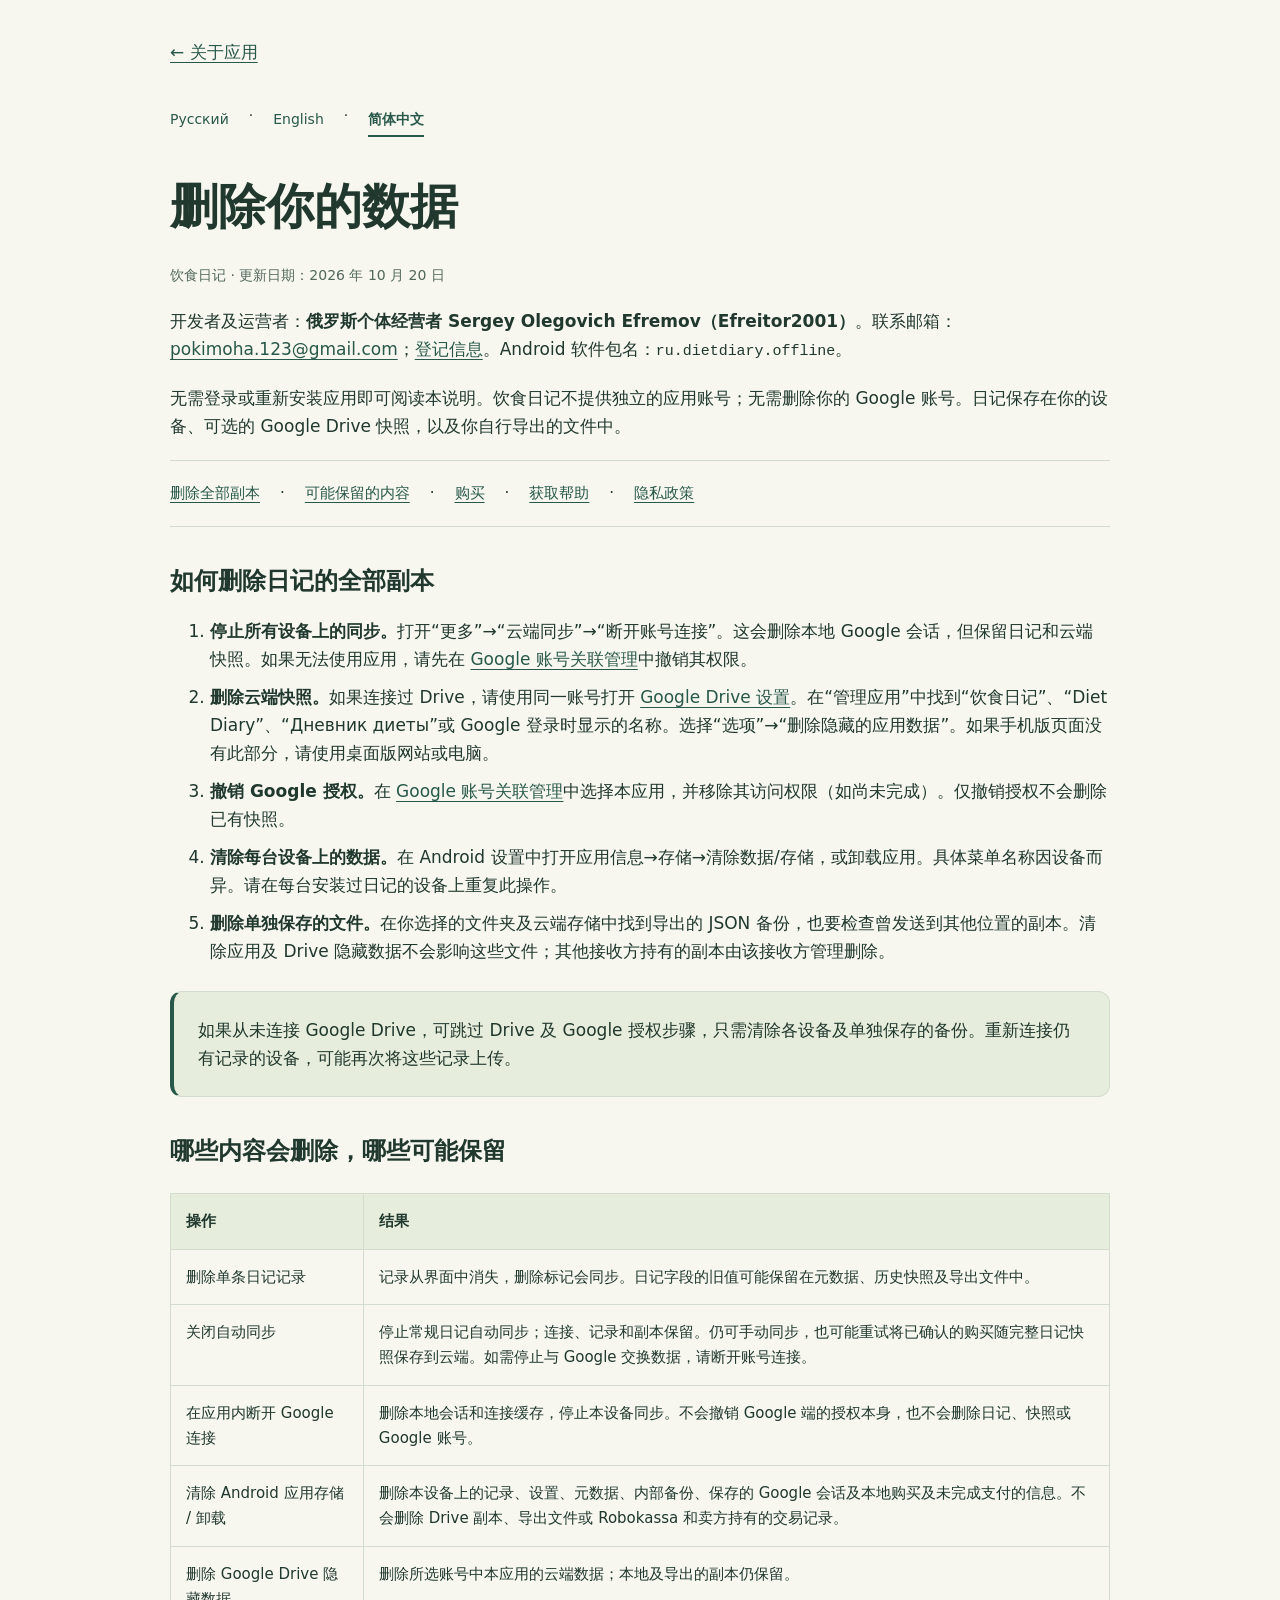
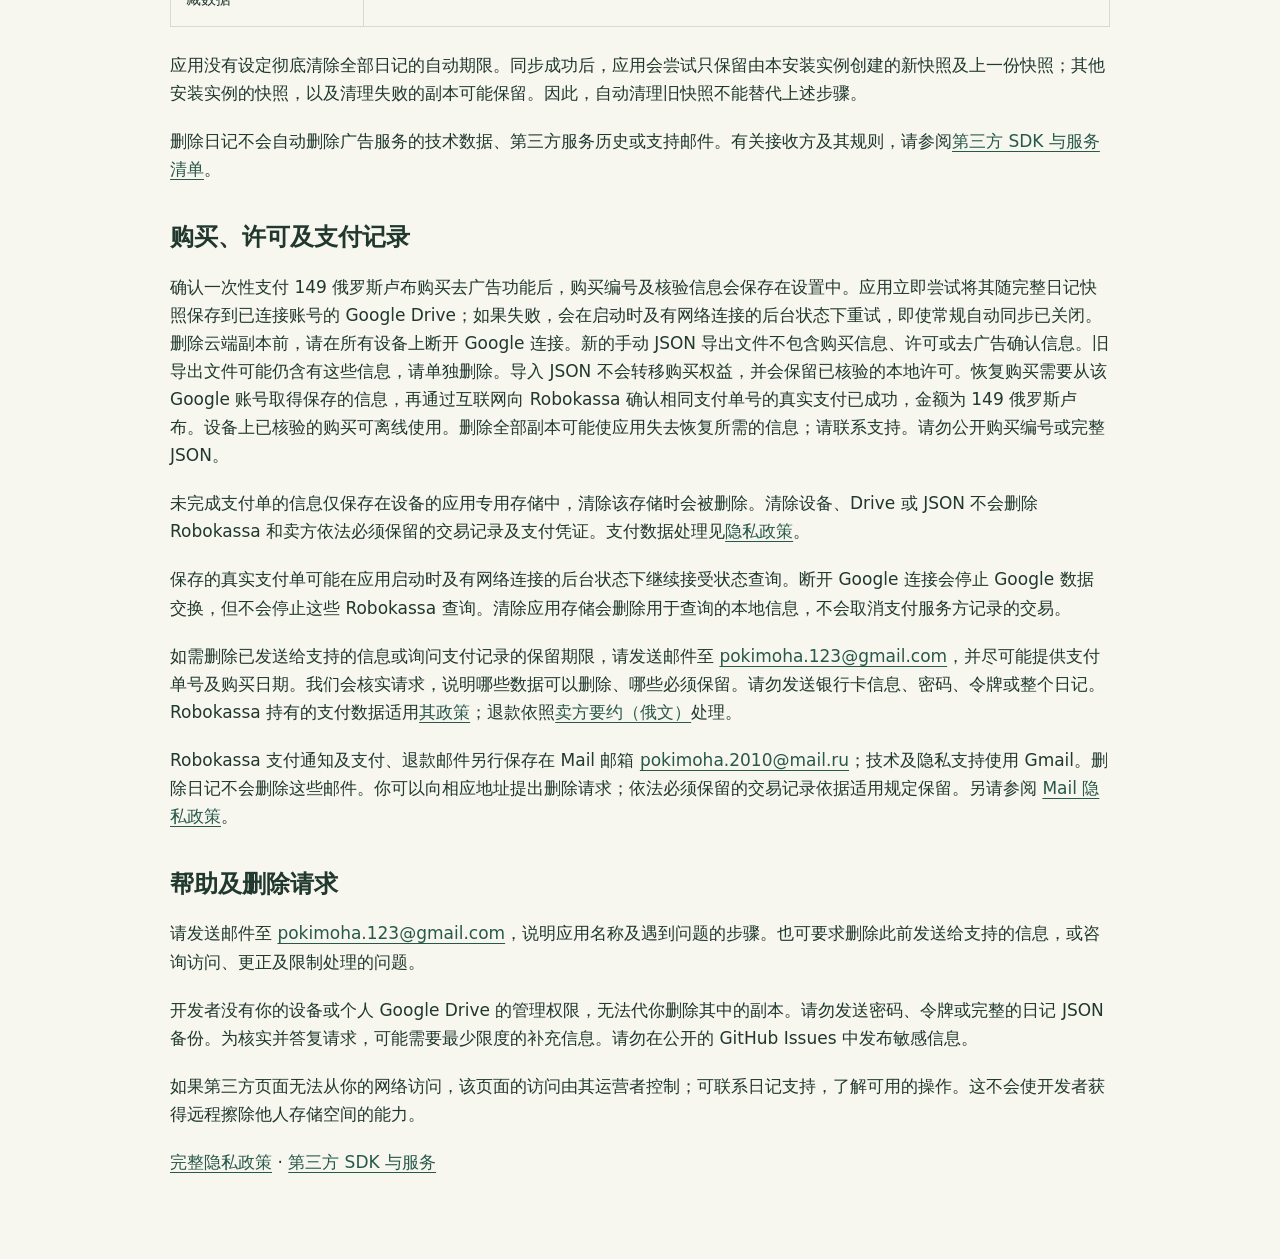
<file: zh-CN/privacy/data-deletion.html>
<!doctype html>
<html lang="zh-CN">
<head>
<meta charset="utf-8">
<meta name="viewport" content="width=device-width, initial-scale=1">
<meta name="description" content="如何删除设备、Google Drive 及备份中的饮食日记数据，许可与支付记录会如何处理，以及如何获取帮助。">
<title>删除你的数据 — 饮食日记</title>
<link rel="canonical" href="https://diet.efreitor2001.ru/zh-CN/privacy/data-deletion.html">
<link rel="alternate" hreflang="ru" href="https://diet.efreitor2001.ru/privacy/data-deletion.html">
<link rel="alternate" hreflang="en" href="https://diet.efreitor2001.ru/en/privacy/data-deletion.html">
<link rel="alternate" hreflang="zh-Hans" href="https://diet.efreitor2001.ru/zh-CN/privacy/data-deletion.html">
<link rel="alternate" hreflang="x-default" href="https://diet.efreitor2001.ru/privacy/data-deletion.html">
<link rel="icon" href="../../assets/app-icon.png" type="image/png">
<link rel="stylesheet" href="../../assets/site.css">
</head>
<body>
<main class="legal wrap">
<p><a href="../">← 关于应用</a></p>
<nav class="language-switch" aria-label="语言"><a href="../../privacy/data-deletion.html" lang="ru" hreflang="ru">Русский</a> · <a href="../../en/privacy/data-deletion.html" lang="en" hreflang="en">English</a> · <a href="../../zh-CN/privacy/data-deletion.html" lang="zh-CN" hreflang="zh-Hans" aria-current="page">简体中文</a></nav>

<h1>删除你的数据</h1>
<p class="meta">饮食日记 · 更新日期：<time datetime="2026-10-20">2026 年 10 月 20 日</time></p>
<p>开发者及运营者：<strong>俄罗斯个体经营者 Sergey Olegovich Efremov（Efreitor2001）</strong>。联系邮箱：<a href="mailto:pokimoha.123@gmail.com">pokimoha.123@gmail.com</a>；<a href="https://diet.efreitor2001.ru/offer/#details">登记信息</a>。Android 软件包名：<code>ru.dietdiary.offline</code>。</p>
<p>无需登录或重新安装应用即可阅读本说明。饮食日记不提供独立的应用账号；无需删除你的 Google 账号。日记保存在你的设备、可选的 Google Drive 快照，以及你自行导出的文件中。</p>
<nav class="toc" aria-label="目录"><a href="#delete">删除全部副本</a> · <a href="#retention">可能保留的内容</a> · <a href="#payments">购买</a> · <a href="#help">获取帮助</a> · <a href="./">隐私政策</a></nav>
<section aria-labelledby="delete">
<h2 id="delete">如何删除日记的全部副本</h2>
<ol>
<li><strong>停止所有设备上的同步。</strong>打开“更多”→“云端同步”→“断开账号连接”。这会删除本地 Google 会话，但保留日记和云端快照。如果无法使用应用，请先在 <a href="https://myaccount.google.com/connections">Google 账号关联管理</a>中撤销其权限。</li>
<li><strong>删除云端快照。</strong>如果连接过 Drive，请使用同一账号打开 <a href="https://drive.google.com/drive/settings">Google Drive 设置</a>。在“管理应用”中找到“饮食日记”、“Diet Diary”、“Дневник диеты”或 Google 登录时显示的名称。选择“选项”→“删除隐藏的应用数据”。如果手机版页面没有此部分，请使用桌面版网站或电脑。</li>
<li><strong>撤销 Google 授权。</strong>在 <a href="https://myaccount.google.com/connections">Google 账号关联管理</a>中选择本应用，并移除其访问权限（如尚未完成）。仅撤销授权不会删除已有快照。</li>
<li><strong>清除每台设备上的数据。</strong>在 Android 设置中打开应用信息→存储→清除数据/存储，或卸载应用。具体菜单名称因设备而异。请在每台安装过日记的设备上重复此操作。</li>
<li><strong>删除单独保存的文件。</strong>在你选择的文件夹及云端存储中找到导出的 JSON 备份，也要检查曾发送到其他位置的副本。清除应用及 Drive 隐藏数据不会影响这些文件；其他接收方持有的副本由该接收方管理删除。</li>
</ol>
<div class="notice"><p>如果从未连接 Google Drive，可跳过 Drive 及 Google 授权步骤，只需清除各设备及单独保存的备份。重新连接仍有记录的设备，可能再次将这些记录上传。</p></div>
</section>
<section aria-labelledby="retention">
<h2 id="retention">哪些内容会删除，哪些可能保留</h2>
<div class="table-wrap"><table><thead><tr><th scope="col">操作</th><th scope="col">结果</th></tr></thead><tbody>
<tr><td>删除单条日记记录</td><td>记录从界面中消失，删除标记会同步。日记字段的旧值可能保留在元数据、历史快照及导出文件中。</td></tr>
<tr><td>关闭自动同步</td><td>停止常规日记自动同步；连接、记录和副本保留。仍可手动同步，也可能重试将已确认的购买随完整日记快照保存到云端。如需停止与 Google 交换数据，请断开账号连接。</td></tr>
<tr><td>在应用内断开 Google 连接</td><td>删除本地会话和连接缓存，停止本设备同步。不会撤销 Google 端的授权本身，也不会删除日记、快照或 Google 账号。</td></tr>
<tr><td>清除 Android 应用存储 / 卸载</td><td>删除本设备上的记录、设置、元数据、内部备份、保存的 Google 会话及本地购买及未完成支付的信息。不会删除 Drive 副本、导出文件或 Robokassa 和卖方持有的交易记录。</td></tr>
<tr><td>删除 Google Drive 隐藏数据</td><td>删除所选账号中本应用的云端数据；本地及导出的副本仍保留。</td></tr>
</tbody></table></div>
<p>应用没有设定彻底清除全部日记的自动期限。同步成功后，应用会尝试只保留由本安装实例创建的新快照及上一份快照；其他安装实例的快照，以及清理失败的副本可能保留。因此，自动清理旧快照不能替代上述步骤。</p>
<p>删除日记不会自动删除广告服务的技术数据、第三方服务历史或支持邮件。有关接收方及其规则，请参阅<a href="./third-party.html">第三方 SDK 与服务清单</a>。</p>
</section>
<section aria-labelledby="payments">
<h2 id="payments">购买、许可及支付记录</h2>
<p>确认一次性支付 149 俄罗斯卢布购买去广告功能后，购买编号及核验信息会保存在设置中。应用立即尝试将其随完整日记快照保存到已连接账号的 Google Drive；如果失败，会在启动时及有网络连接的后台状态下重试，即使常规自动同步已关闭。删除云端副本前，请在所有设备上断开 Google 连接。新的手动 JSON 导出文件不包含购买信息、许可或去广告确认信息。旧导出文件可能仍含有这些信息，请单独删除。导入 JSON 不会转移购买权益，并会保留已核验的本地许可。恢复购买需要从该 Google 账号取得保存的信息，再通过互联网向 Robokassa 确认相同支付单号的真实支付已成功，金额为 149 俄罗斯卢布。设备上已核验的购买可离线使用。删除全部副本可能使应用失去恢复所需的信息；请联系支持。请勿公开购买编号或完整 JSON。</p>
<p>未完成支付单的信息仅保存在设备的应用专用存储中，清除该存储时会被删除。清除设备、Drive 或 JSON 不会删除 Robokassa 和卖方依法必须保留的交易记录及支付凭证。支付数据处理见<a href="./#payments">隐私政策</a>。</p>
<p>保存的真实支付单可能在应用启动时及有网络连接的后台状态下继续接受状态查询。断开 Google 连接会停止 Google 数据交换，但不会停止这些 Robokassa 查询。清除应用存储会删除用于查询的本地信息，不会取消支付服务方记录的交易。</p>
<p>如需删除已发送给支持的信息或询问支付记录的保留期限，请发送邮件至 <a href="mailto:pokimoha.123@gmail.com">pokimoha.123@gmail.com</a>，并尽可能提供支付单号及购买日期。我们会核实请求，说明哪些数据可以删除、哪些必须保留。请勿发送银行卡信息、密码、令牌或整个日记。Robokassa 持有的支付数据适用<a href="https://robokassa.com/privacy-policy/">其政策</a>；退款依照<a href="https://diet.efreitor2001.ru/offer/#refunds">卖方要约（俄文）</a>处理。</p>
<p>Robokassa 支付通知及支付、退款邮件另行保存在 Mail 邮箱 <a href="mailto:pokimoha.2010@mail.ru">pokimoha.2010@mail.ru</a>；技术及隐私支持使用 Gmail。删除日记不会删除这些邮件。你可以向相应地址提出删除请求；依法必须保留的交易记录依据适用规定保留。另请参阅 <a href="https://help.mail.ru/legal/terms/mail/privacy/">Mail 隐私政策</a>。</p>
</section>
<section aria-labelledby="help">
<h2 id="help">帮助及删除请求</h2>
<p>请发送邮件至 <a href="mailto:pokimoha.123@gmail.com?subject=Diet%20Diary%20data%20deletion">pokimoha.123@gmail.com</a>，说明应用名称及遇到问题的步骤。也可要求删除此前发送给支持的信息，或咨询访问、更正及限制处理的问题。</p>
<p>开发者没有你的设备或个人 Google Drive 的管理权限，无法代你删除其中的副本。请勿发送密码、令牌或完整的日记 JSON 备份。为核实并答复请求，可能需要最少限度的补充信息。请勿在公开的 GitHub Issues 中发布敏感信息。</p>
<p>如果第三方页面无法从你的网络访问，该页面的访问由其运营者控制；可联系日记支持，了解可用的操作。这不会使开发者获得远程擦除他人存储空间的能力。</p>
</section>
<p><a href="./">完整隐私政策</a> · <a href="./third-party.html">第三方 SDK 与服务</a></p>
</main>
</body>
</html>
</file>
<file: assets/site.css>
:root{color-scheme:light dark;--bg:#f7f7f0;--surface:#fffef8;--ink:#20382d;--muted:#53685b;--green:#285849;--soft:#e7eddc;--line:#d3dccd;--gold:#d8ae72}
*{box-sizing:border-box}html{scroll-behavior:smooth;scroll-padding-top:24px}body{margin:0;background:var(--bg);color:var(--ink);font:17px/1.65 system-ui,-apple-system,"Segoe UI",sans-serif}a{color:var(--green);text-underline-offset:4px;overflow-wrap:anywhere}a:focus-visible{outline:3px solid var(--gold);outline-offset:5px}img{max-width:100%;height:auto;display:block}figure{margin:0}figcaption{font-size:13px;color:var(--muted);margin-top:14px;text-align:center}.wrap{width:min(1160px,calc(100% - 64px));margin-inline:auto}h1,h2,h3{line-height:1.13;letter-spacing:-.025em}h1{font-size:clamp(2.6rem,5.3vw,4.4rem);margin:18px 0 24px;max-width:700px}h2{font-size:clamp(1.8rem,3vw,2.65rem);max-width:820px;margin:12px 0 26px}h3{font-size:1.3rem;margin:18px 0 15px}p{margin:0 0 20px}code{font-size:.88em;overflow-wrap:anywhere}.eyebrow{font-size:12px;text-transform:uppercase;letter-spacing:.16em;color:var(--green);font-weight:750}.lead{font-size:clamp(1.17rem,2.1vw,1.42rem);line-height:1.55}.small{font-size:14px;color:var(--muted)}.skip{position:absolute;top:-100px;left:20px;padding:10px;background:var(--surface);z-index:2}.skip:focus{top:10px}
.header{display:flex;align-items:center;justify-content:space-between;gap:20px;padding-block:28px;border-bottom:1px solid var(--line)}.brand{display:flex;align-items:center;gap:12px;font-size:18px;font-weight:750;text-decoration:none}.brand img{border-radius:12px}.header nav{display:flex;gap:22px;flex-wrap:wrap;font-size:14px}.header nav a{text-decoration:none}.header nav a:hover{text-decoration:underline}.hero{display:grid;grid-template-columns:minmax(0,1.5fr) minmax(220px,.75fr);align-items:center;gap:80px;padding:68px 0 85px}.hero-screen{max-width:296px;justify-self:center}.hero-screen img,.showcase img{border:1px solid var(--line);border-radius:22px;box-shadow:0 15px 45px #17352a14}.actions{display:flex;gap:12px;flex-wrap:wrap;margin:30px 0 20px}.button{display:inline-block;border:1px solid var(--green);border-radius:12px;background:var(--green);color:var(--surface);padding:12px 20px;text-decoration:none;font-size:15px;font-weight:650}.button.secondary{background:transparent;color:var(--green)}.section{padding:64px 0;border-top:1px solid var(--line)}.cards{display:grid;grid-template-columns:repeat(3,minmax(0,1fr));gap:18px;margin-top:36px}.card{background:var(--surface);border:1px solid var(--line);border-radius:20px;padding:26px}.card p{font-size:15px}.number{font-size:14px;color:var(--green);font-weight:700;border-bottom:2px solid var(--gold);padding-bottom:8px;display:inline-block}.card p:last-child{margin-bottom:0;color:var(--muted)}.showcase{display:grid;grid-template-columns:minmax(0,1fr) minmax(0,1.65fr) minmax(0,1fr);gap:42px;align-items:center;padding-top:60px}.showcase h3{font-size:1.8rem}.cloud{margin-block:24px;padding:40px;background:var(--soft);border-radius:24px;border:0}.steps{padding-left:24px}.steps li{padding-left:8px;margin:14px 0}.permissions{display:grid;grid-template-columns:repeat(2,minmax(0,1fr));gap:28px;margin:26px 0 6px;padding-top:12px;border-top:1px solid var(--line)}.permissions p{font-size:15px}.english{font-size:16px}.contact{padding-bottom:45px}.footer{display:flex;gap:24px;flex-wrap:wrap;border-top:1px solid var(--line);padding-block:25px 40px;font-size:13px;color:var(--muted)}
@media(max-width:900px){.header{align-items:flex-start;flex-direction:column}.hero{gap:32px}.cards{gap:12px}.card{padding:20px}.showcase{gap:24px}.showcase h3{font-size:1.5rem}}
@media(max-width:640px){.wrap{width:calc(100% - 40px)}.header{padding-block:20px}.header nav{gap:12px 18px}.hero{grid-template-columns:1fr;padding:42px 0;gap:30px}.hero-screen{max-width:270px}.cards,.permissions{grid-template-columns:1fr}.showcase{grid-template-columns:repeat(2,minmax(0,1fr));gap:24px 18px;padding-top:36px}.showcase>div{grid-column:1/-1;grid-row:1}.section{padding-block:40px}.cloud{padding:26px 22px;margin-inline:-2px}.footer{gap:14px 20px}.actions{gap:10px}.button{padding:11px 15px}.permissions{gap:0}.hero .small{margin-bottom:0}}
@media(prefers-color-scheme:dark){:root{--bg:#111d17;--surface:#192b21;--ink:#edf1e6;--muted:#b9c8ba;--green:#b4d6ad;--soft:#20362b;--line:#3b5141}.button{color:#14261b}.button.secondary{color:var(--green)}}
@media(prefers-reduced-motion:reduce){html{scroll-behavior:auto}}
@media print{body{background:#fff;color:#111}.header nav,.actions,.hero-screen,.showcase figure,.skip{display:none}.hero,.cards,.showcase,.permissions{display:block}.wrap{width:100%}.section,.hero{padding-block:20px}.card,.cloud{background:transparent;break-inside:avoid}.footer{padding-bottom:0}a{color:inherit}}

.language-switch{display:flex;flex-wrap:wrap;gap:8px 20px;padding-block:18px;font-size:14px}.language-switch a{padding:4px 0;text-decoration:none}.language-switch a[aria-current=page]{font-weight:750;border-bottom:2px solid var(--green)}.language-switch a:hover{text-decoration:underline}.download-options{display:flex;align-items:center;flex-wrap:wrap;gap:0;margin:8px 0 16px}.store-badge{display:inline-flex;flex:0 0 auto;align-items:center;max-width:100%;padding:20px;border-radius:8px;line-height:0;text-decoration:none}.store-badge img{width:216px;height:auto;max-width:100%}.store-attribution{font-size:12px}.legal{max-width:940px;padding-block:38px 64px;overflow-wrap:break-word}.legal h1{font-size:clamp(2rem,4.5vw,3rem);line-height:1.2;max-width:none}.legal h2{font-size:1.5rem;line-height:1.35;letter-spacing:-.015em;margin-top:38px;margin-bottom:18px}.legal h3{font-size:1.15rem;line-height:1.4}.legal section{scroll-margin-top:24px}.legal li{margin-block:10px}.legal dt{font-weight:700;margin-top:18px}.legal dd{margin:6px 0 18px}.legal .meta,.meta{font-size:14px;color:var(--muted)}.toc{display:flex;flex-wrap:wrap;gap:10px 20px;padding:20px 0;margin-block:20px;border-block:1px solid var(--line);font-size:15px}.notice,.overview{border:1px solid var(--line);border-left:4px solid var(--green);border-radius:12px;background:var(--soft);padding:24px;margin-block:26px}.notice>:last-child,.overview>:last-child{margin-bottom:0}.legal .notice h2,.legal .notice h3,.legal .overview h2{margin-top:0}.table-wrap{max-width:100%;overflow-x:auto;margin-block:24px}.legal table{width:100%;border-collapse:collapse;font-size:15px;text-align:left}.legal th,.legal td{vertical-align:top;padding:15px;border:1px solid var(--line);min-width:140px}.legal th{background:var(--soft);font-weight:700}.sdk-card{border:1px solid var(--line);border-radius:18px;background:var(--surface);padding:24px;margin-block:22px}.legal .sdk-card h2,.legal .sdk-card h3{margin-top:0}.sdk-card>:last-child{margin-bottom:0}.legal a,.legal code{overflow-wrap:anywhere}.legal .button{margin:6px 8px 6px 0}html[lang=zh-CN] body{font-family:system-ui,-apple-system,"Segoe UI","Microsoft YaHei","PingFang SC","Noto Sans CJK SC",sans-serif}html[lang=zh-CN] h1,html[lang=zh-CN] h2,html[lang=zh-CN] h3{letter-spacing:0;line-height:1.4}html[lang=zh-CN] .eyebrow{letter-spacing:.12em}
@media(max-width:640px){.language-switch{padding-block:14px;gap:8px 22px}.legal{padding-top:20px}.legal h2{font-size:1.35rem}.notice,.overview,.sdk-card{padding:20px}.legal th,.legal td{padding:12px}.download-options{justify-content:center;gap:0}.toc{gap:12px 18px}}
@media print{.language-switch,.download-options{display:none}.legal{max-width:none;padding:0}.notice,.overview,.sdk-card{background:transparent;box-shadow:none}.table-wrap{overflow:visible}}
</file>
